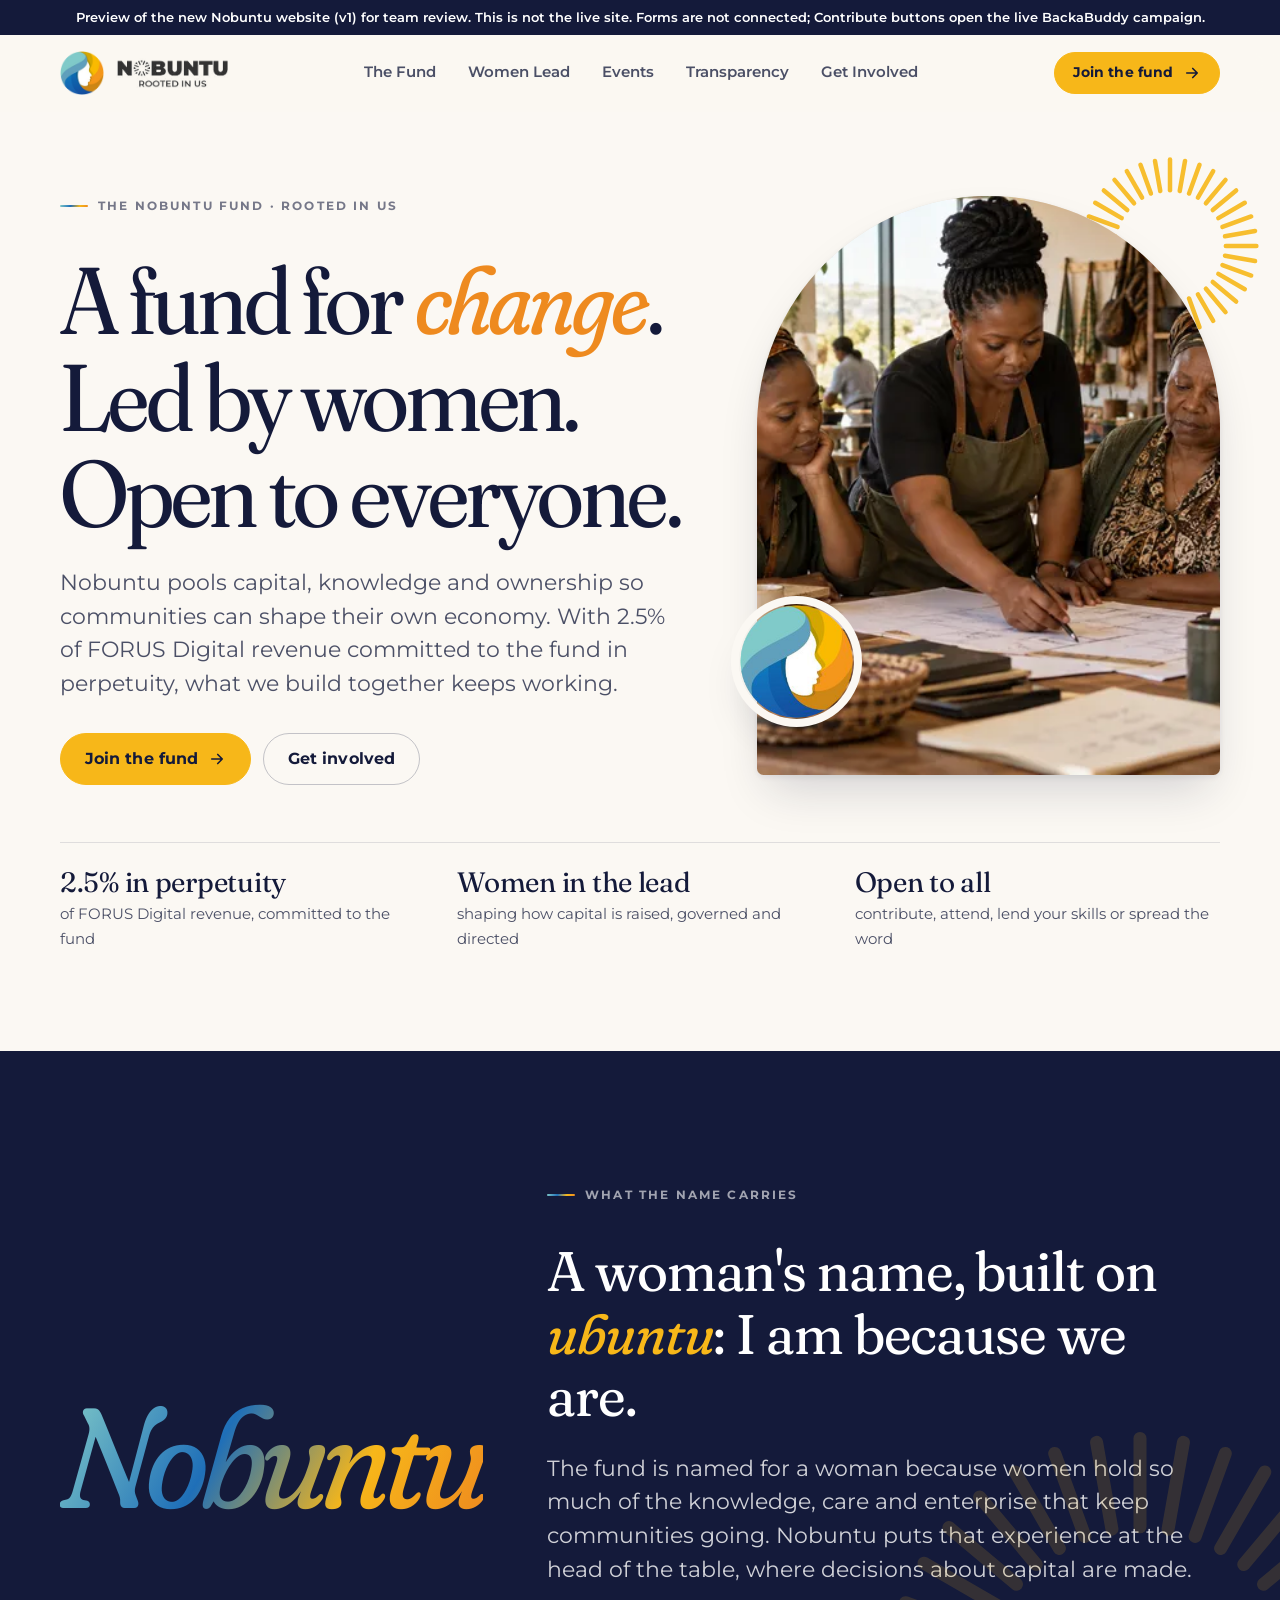
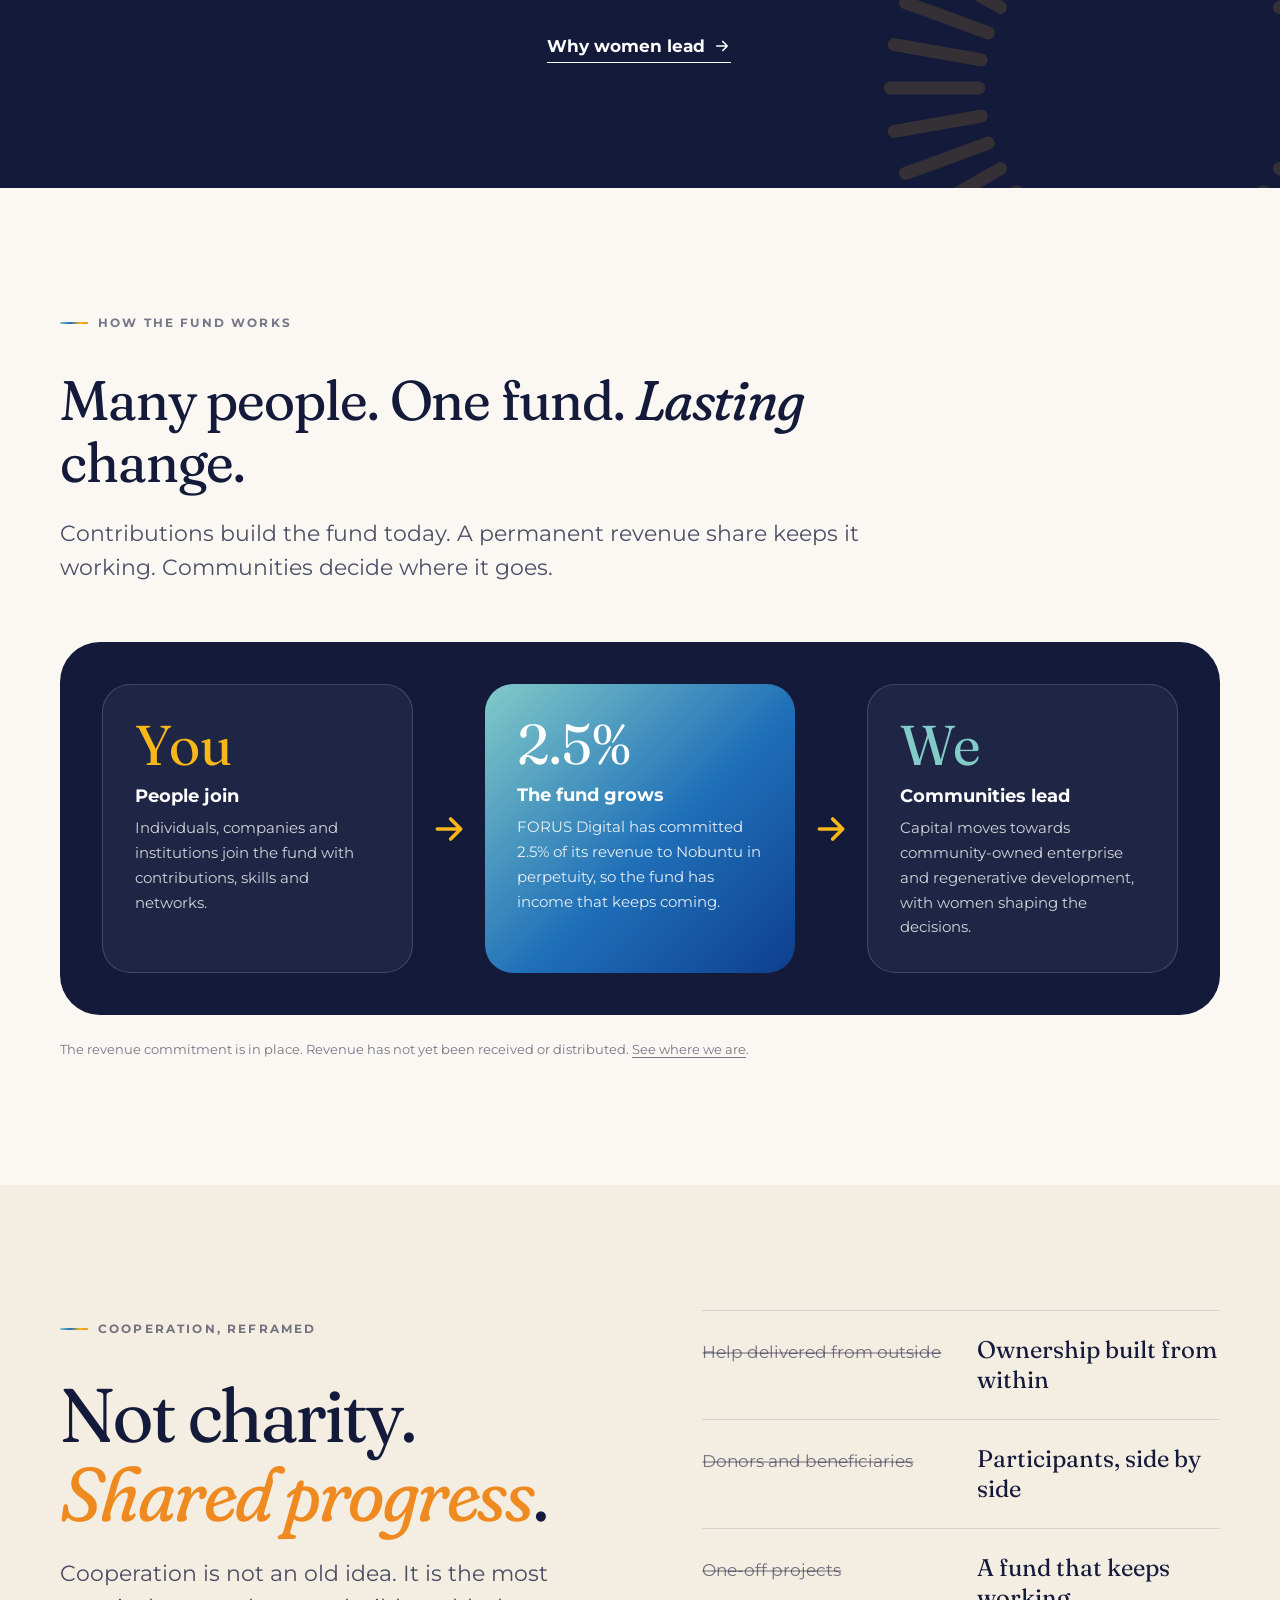
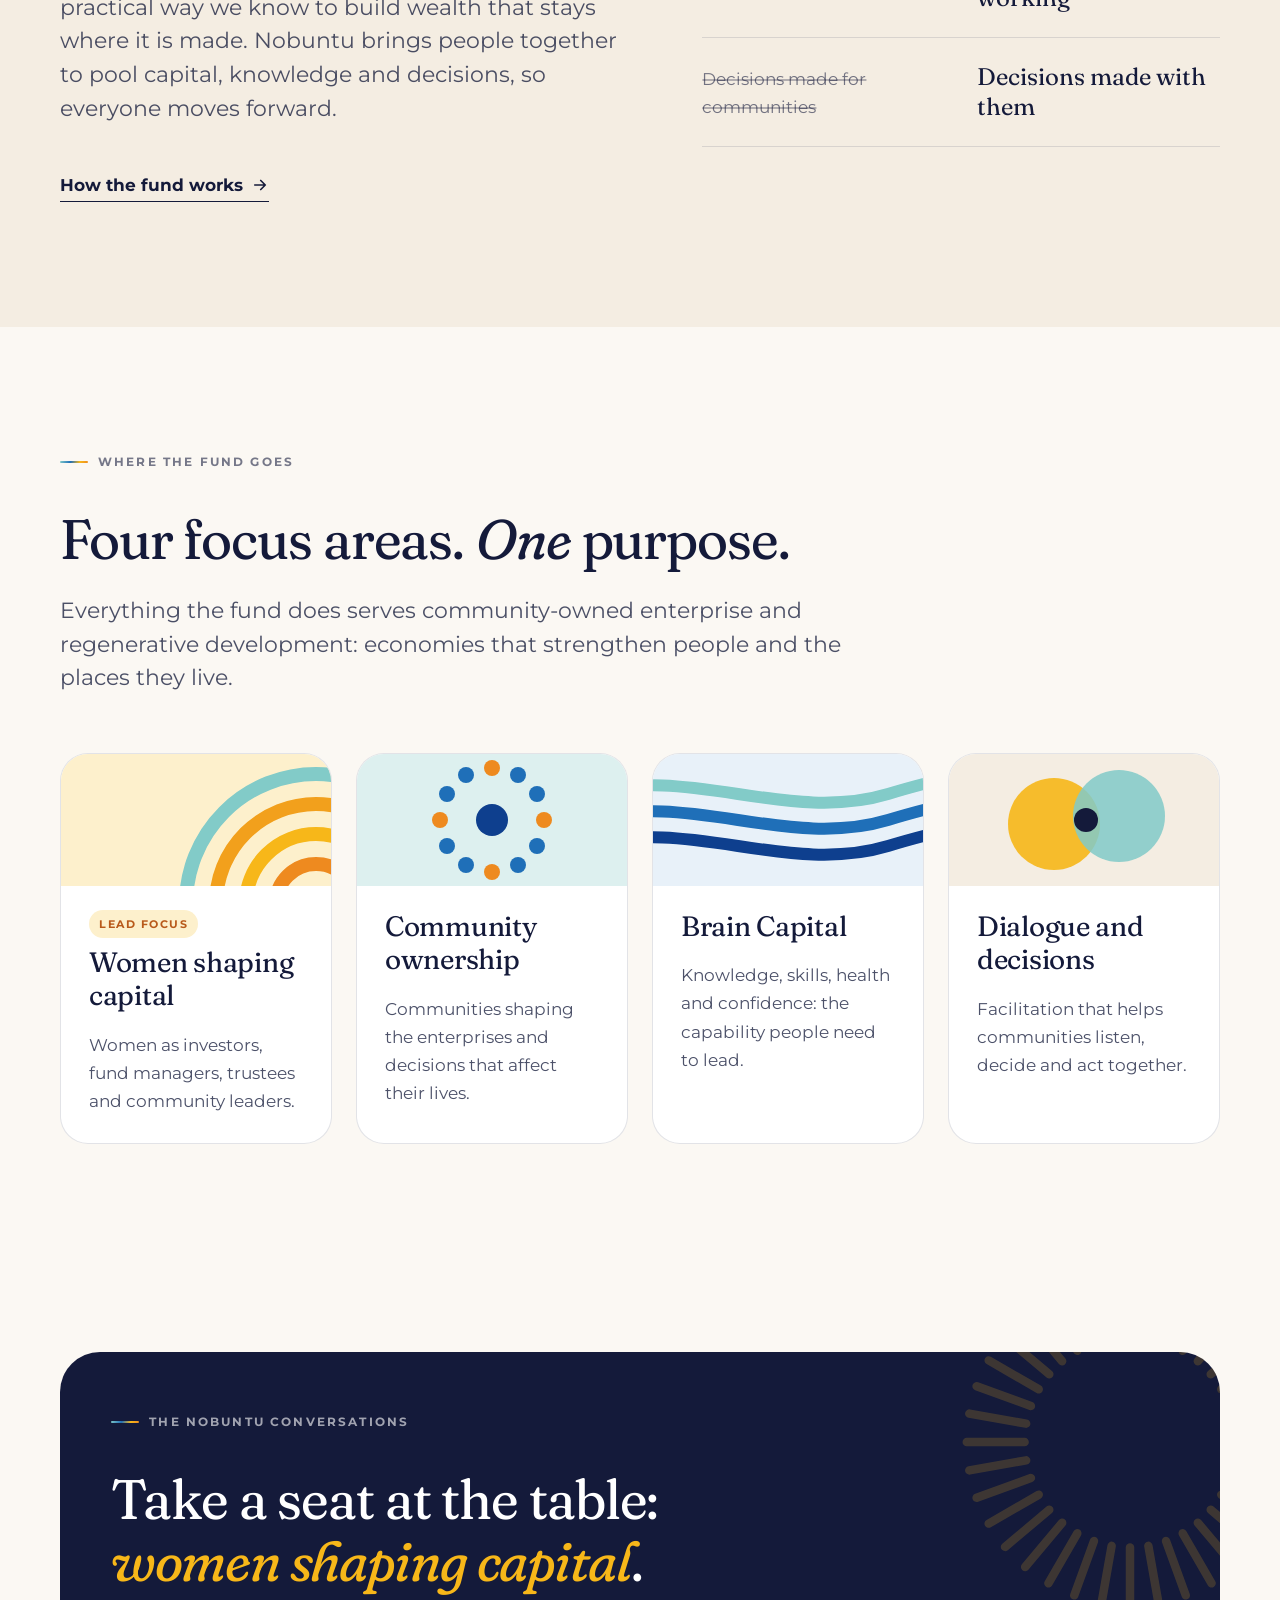
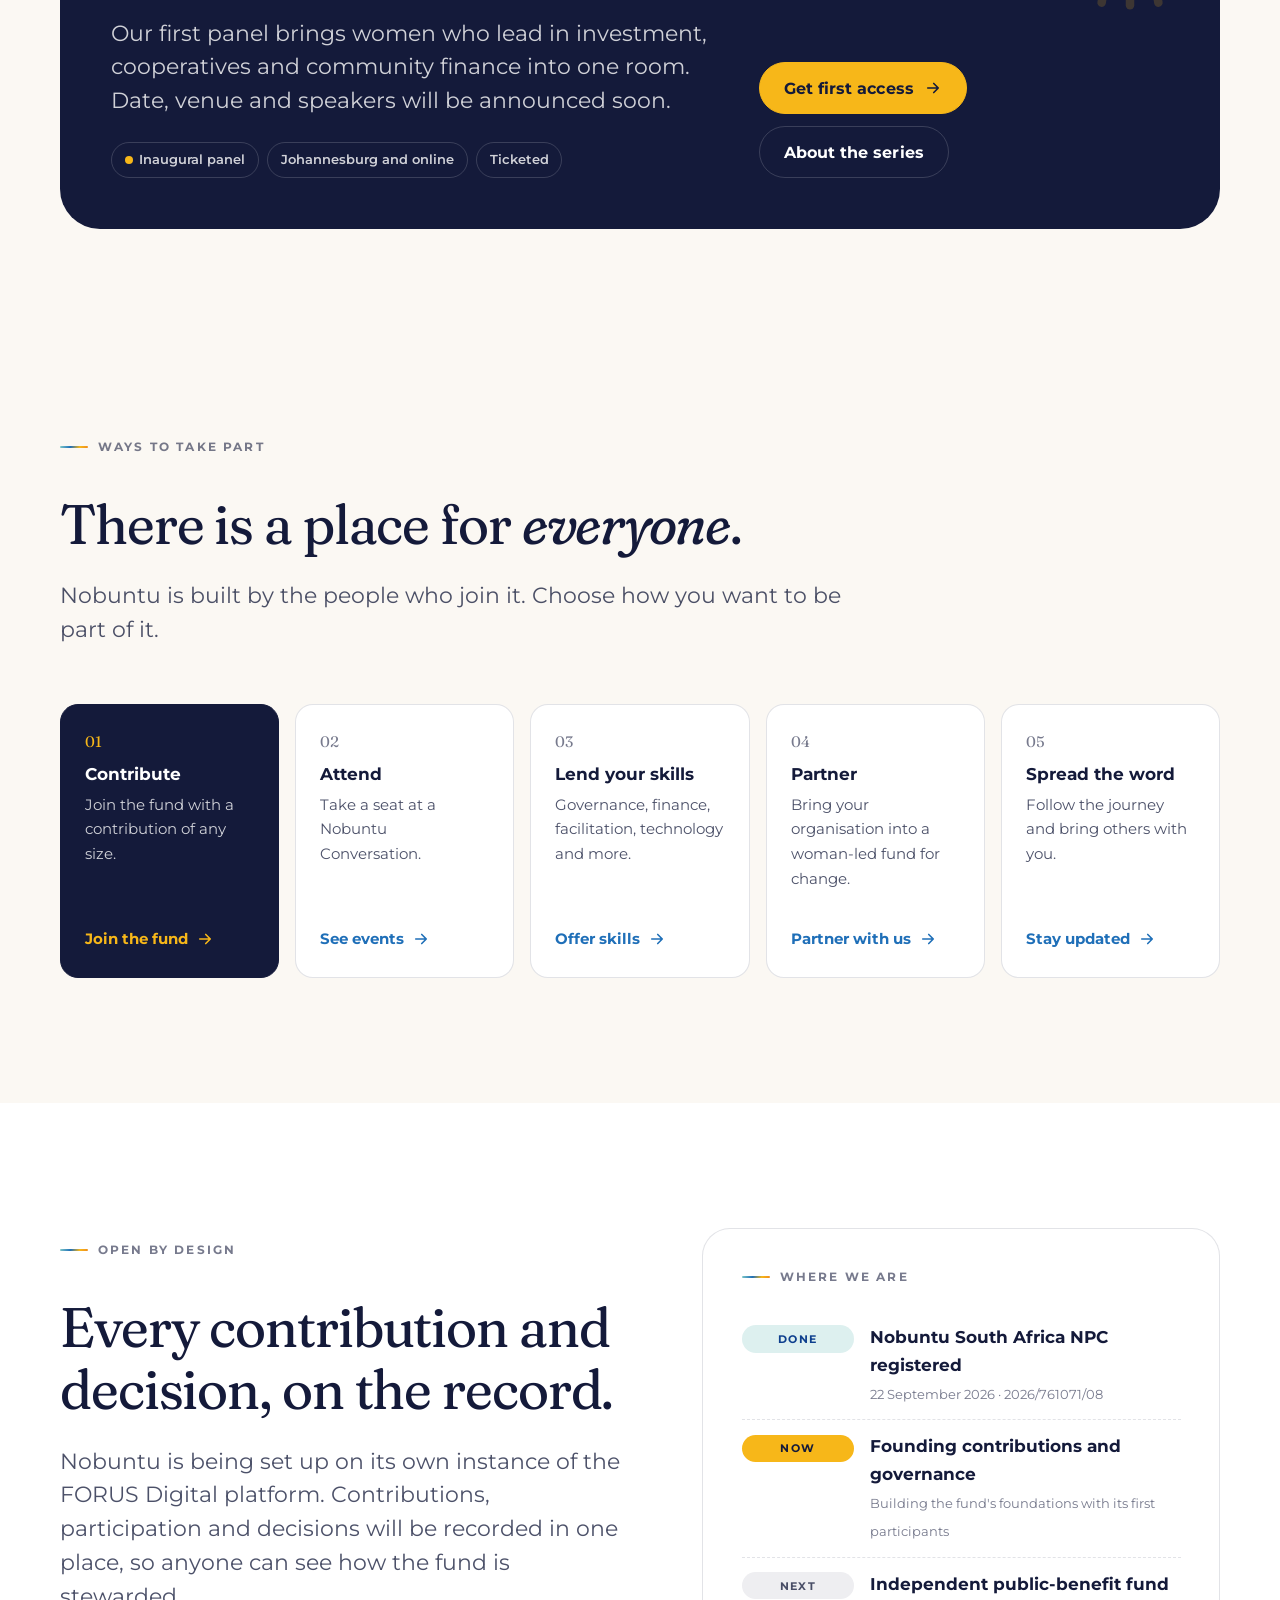
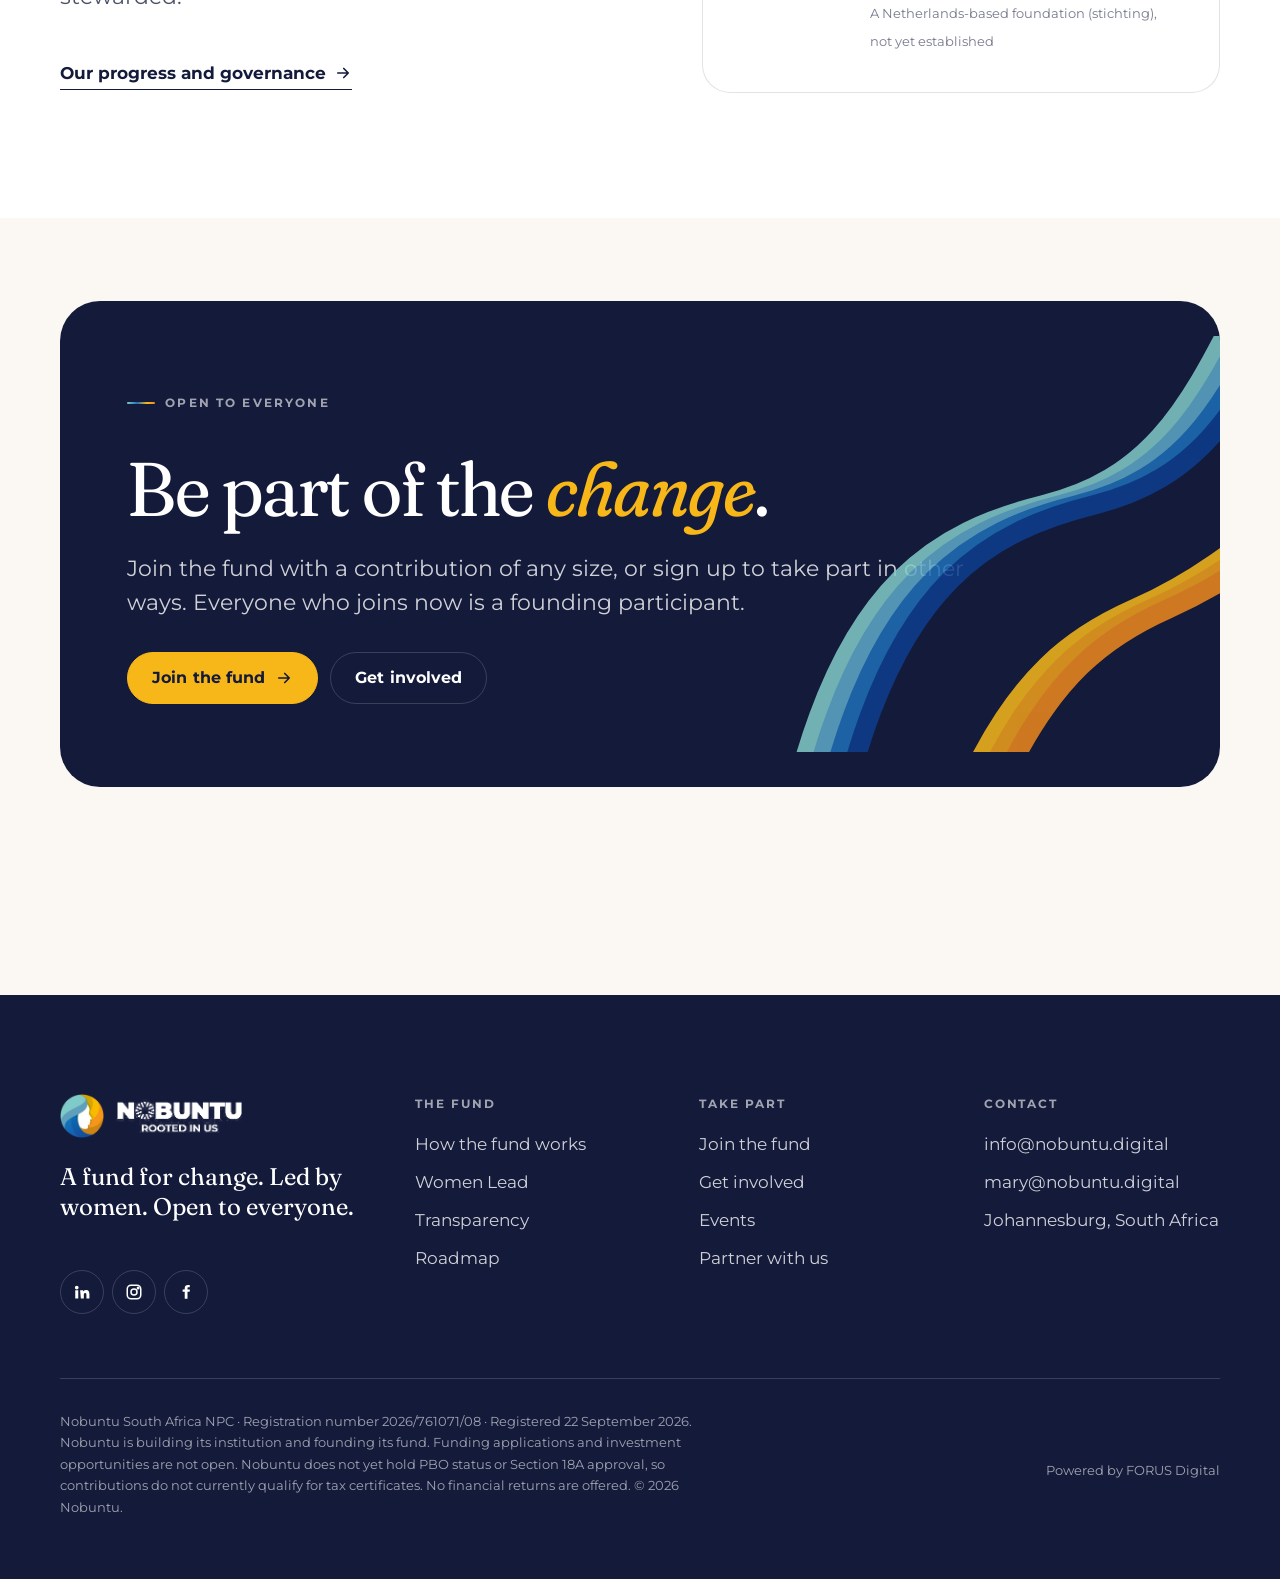
<file: index.html>
<!doctype html>
<html lang="en-ZA" class="no-js">
<head>
<meta charset="utf-8">
<meta name="viewport" content="width=device-width, initial-scale=1">
<title>Nobuntu · A fund for change, led by women, open to everyone</title>
<meta name="robots" content="noindex, nofollow">
<meta name="description" content="Nobuntu is a woman-led fund for economic change. Communities shape capital, knowledge and ownership together, backed by 2.5% of FORUS Digital revenue in perpetuity. Join the fund.">
<meta name="theme-color" content="#141A3A">
<meta property="og:type" content="website">
<meta property="og:site_name" content="Nobuntu">
<meta property="og:title" content="Nobuntu · A fund for change, led by women, open to everyone">
<meta property="og:description" content="Nobuntu is a woman-led fund for economic change. Communities shape capital, knowledge and ownership together, backed by 2.5% of FORUS Digital revenue in perpetuity. Join the fund.">
<meta property="og:url" content="https://nobuntu.digital/">
<meta property="og:image" content="https://nobuntu.digital/assets/img/women-planning-1600.jpg">
<meta name="twitter:card" content="summary_large_image">
<link rel="icon" type="image/png" href="assets/img/nobuntu-mark.png">
<link rel="preconnect" href="https://fonts.googleapis.com">
<link rel="preconnect" href="https://fonts.gstatic.com" crossorigin>
<link href="https://fonts.googleapis.com/css2?family=Fraunces:ital,opsz,wght,SOFT,WONK@0,9..144,300..600,0..100,0..1;1,9..144,300..600,0..100,0..1&family=Montserrat:wght@400;500;600;700;800&display=swap" rel="stylesheet">
<link rel="stylesheet" href="assets/css/nobuntu.css">
<script type="application/ld+json">{"@context":"https://schema.org","@type":"NGO","name":"Nobuntu South Africa NPC","alternateName":"Nobuntu","url":"https://nobuntu.digital/","logo":"https://nobuntu.digital/assets/img/nobuntu-logo.png","email":"info@nobuntu.digital","address":{"@type":"PostalAddress","addressLocality":"Johannesburg","addressCountry":"ZA"},"sameAs":["https://www.facebook.com/profile.php?id=61595171391880","https://www.linkedin.com/company/the-nobuntu-fund","https://www.instagram.com/nobuntu_digital/"]}</script>
</head>

<body class="">
<div role="note" style="background:#141A3A;color:#FFFFFF;font:600 13px/1.45 Montserrat,system-ui,sans-serif;text-align:center;padding:8px 16px">Preview of the new Nobuntu website (v1) for team review. This is not the live site. Forms are not connected; Contribute buttons open the live BackaBuddy campaign.</div>
<a class="skip-link" href="#main">Skip to content</a>
<header class="site-header">
  <div class="container header-inner">
    <a class="brand" href="index.html" aria-label="Nobuntu home">
      <img class="mark" src="assets/img/nobuntu-mark.png" alt="" width="44" height="44">
      <img class="word" src="assets/img/nobuntu-wordmark-dark.png" alt="Nobuntu, rooted in us" width="112" height="30">
    </a>
    <nav class="nav" aria-label="Main">
      <ul>
        <li><a href="fund.html" data-nav="fund">The Fund</a></li>
        <li><a href="women-lead.html" data-nav="women">Women Lead</a></li>
        <li><a href="events.html" data-nav="events">Events</a></li>
        <li><a href="transparency.html" data-nav="transparency">Transparency</a></li>
        <li><a href="get-involved.html" data-nav="involved">Get Involved</a></li>
      </ul>
    </nav>
    <a class="btn btn-sun btn-sm header-cta" href="join-the-fund.html">Join the fund <svg class="arrow" width="18" height="18" viewBox="0 0 24 24" fill="none" stroke="currentColor" stroke-width="2.2" stroke-linecap="round" stroke-linejoin="round" aria-hidden="true" focusable="false"><path d="M5 12h14M13 6l6 6-6 6"/></svg></a>
    <button class="menu-toggle" type="button" aria-expanded="false" aria-controls="mobile-nav"><span class="bars" aria-hidden="true"></span><span class="label">Menu</span></button>
  </div>
</header>
<div class="mobile-nav" id="mobile-nav">
  <nav aria-label="Mobile">
    <ul>
      <li><a class="m-link" href="fund.html" data-nav="fund">The Fund <svg class="arrow" width="18" height="18" viewBox="0 0 24 24" fill="none" stroke="currentColor" stroke-width="2.2" stroke-linecap="round" stroke-linejoin="round" aria-hidden="true" focusable="false"><path d="M5 12h14M13 6l6 6-6 6"/></svg></a></li>
      <li><a class="m-link" href="women-lead.html" data-nav="women">Women Lead <svg class="arrow" width="18" height="18" viewBox="0 0 24 24" fill="none" stroke="currentColor" stroke-width="2.2" stroke-linecap="round" stroke-linejoin="round" aria-hidden="true" focusable="false"><path d="M5 12h14M13 6l6 6-6 6"/></svg></a></li>
      <li><a class="m-link" href="events.html" data-nav="events">Events <svg class="arrow" width="18" height="18" viewBox="0 0 24 24" fill="none" stroke="currentColor" stroke-width="2.2" stroke-linecap="round" stroke-linejoin="round" aria-hidden="true" focusable="false"><path d="M5 12h14M13 6l6 6-6 6"/></svg></a></li>
      <li><a class="m-link" href="transparency.html" data-nav="transparency">Transparency <svg class="arrow" width="18" height="18" viewBox="0 0 24 24" fill="none" stroke="currentColor" stroke-width="2.2" stroke-linecap="round" stroke-linejoin="round" aria-hidden="true" focusable="false"><path d="M5 12h14M13 6l6 6-6 6"/></svg></a></li>
      <li><a class="m-link" href="get-involved.html" data-nav="involved">Get Involved <svg class="arrow" width="18" height="18" viewBox="0 0 24 24" fill="none" stroke="currentColor" stroke-width="2.2" stroke-linecap="round" stroke-linejoin="round" aria-hidden="true" focusable="false"><path d="M5 12h14M13 6l6 6-6 6"/></svg></a></li>
    </ul>
    <div class="btn-row">
      <a class="btn btn-sun" href="join-the-fund.html">Join the fund <svg class="arrow" width="18" height="18" viewBox="0 0 24 24" fill="none" stroke="currentColor" stroke-width="2.2" stroke-linecap="round" stroke-linejoin="round" aria-hidden="true" focusable="false"><path d="M5 12h14M13 6l6 6-6 6"/></svg></a>
      <a class="btn btn-ghost" href="get-involved.html">Get involved</a>
    </div>
  </nav>
</div>

<main id="main">

<section class="hero">
  <div class="container">
    <div class="hero-grid">
      <div>
        <p class="eyebrow reveal">The Nobuntu Fund · Rooted in us</p>
        <h1 class="display mt-3 reveal reveal-delay-1">A fund for <em class="accent-sun">change</em>. Led by women. Open to everyone.</h1>
        <p class="lede reveal reveal-delay-2">Nobuntu pools capital, knowledge and ownership so communities can shape their own economy. With 2.5% of FORUS Digital revenue committed to the fund in perpetuity, what we build together keeps working.</p>
        <div class="btn-row reveal reveal-delay-3">
          <a class="btn btn-sun" href="join-the-fund.html">Join the fund <svg class="arrow" width="18" height="18" viewBox="0 0 24 24" fill="none" stroke="currentColor" stroke-width="2.2" stroke-linecap="round" stroke-linejoin="round" aria-hidden="true" focusable="false"><path d="M5 12h14M13 6l6 6-6 6"/></svg></a>
          <a class="btn btn-ghost" href="get-involved.html">Get involved</a>
        </div>
      </div>
      <div class="arch-wrap reveal reveal-delay-2">
        <svg class="sun-ring" viewBox="0 0 200 200" aria-hidden="true" focusable="false"><g stroke="currentColor" stroke-width="5" stroke-linecap="round"><line x1="162.0" y1="100.0" x2="196.0" y2="100.0"/><line x1="161.1" y1="110.8" x2="194.5" y2="116.7"/><line x1="158.3" y1="121.2" x2="190.2" y2="132.8"/><line x1="153.7" y1="131.0" x2="183.1" y2="148.0"/><line x1="147.5" y1="139.9" x2="173.5" y2="161.7"/><line x1="139.9" y1="147.5" x2="161.7" y2="173.5"/><line x1="131.0" y1="153.7" x2="148.0" y2="183.1"/><line x1="121.2" y1="158.3" x2="132.8" y2="190.2"/><line x1="110.8" y1="161.1" x2="116.7" y2="194.5"/><line x1="100.0" y1="162.0" x2="100.0" y2="196.0"/><line x1="89.2" y1="161.1" x2="83.3" y2="194.5"/><line x1="78.8" y1="158.3" x2="67.2" y2="190.2"/><line x1="69.0" y1="153.7" x2="52.0" y2="183.1"/><line x1="60.1" y1="147.5" x2="38.3" y2="173.5"/><line x1="52.5" y1="139.9" x2="26.5" y2="161.7"/><line x1="46.3" y1="131.0" x2="16.9" y2="148.0"/><line x1="41.7" y1="121.2" x2="9.8" y2="132.8"/><line x1="38.9" y1="110.8" x2="5.5" y2="116.7"/><line x1="38.0" y1="100.0" x2="4.0" y2="100.0"/><line x1="38.9" y1="89.2" x2="5.5" y2="83.3"/><line x1="41.7" y1="78.8" x2="9.8" y2="67.2"/><line x1="46.3" y1="69.0" x2="16.9" y2="52.0"/><line x1="52.5" y1="60.1" x2="26.5" y2="38.3"/><line x1="60.1" y1="52.5" x2="38.3" y2="26.5"/><line x1="69.0" y1="46.3" x2="52.0" y2="16.9"/><line x1="78.8" y1="41.7" x2="67.2" y2="9.8"/><line x1="89.2" y1="38.9" x2="83.3" y2="5.5"/><line x1="100.0" y1="38.0" x2="100.0" y2="4.0"/><line x1="110.8" y1="38.9" x2="116.7" y2="5.5"/><line x1="121.2" y1="41.7" x2="132.8" y2="9.8"/><line x1="131.0" y1="46.3" x2="148.0" y2="16.9"/><line x1="139.9" y1="52.5" x2="161.7" y2="26.5"/><line x1="147.5" y1="60.1" x2="173.5" y2="38.3"/><line x1="153.7" y1="69.0" x2="183.1" y2="52.0"/><line x1="158.3" y1="78.8" x2="190.2" y2="67.2"/><line x1="161.1" y1="89.2" x2="194.5" y2="83.3"/></g></svg>
        <div class="arch">
          <picture>
            <source type="image/webp" srcset="assets/img/women-planning-900.webp 900w, assets/img/women-planning-1600.webp 1600w" sizes="(min-width: 1000px) 520px, 100vw">
            <img src="assets/img/women-planning-900.jpg" alt="Four women plan together around a table covered in drawings and notes" width="900" height="450" style="object-position: 52% 50%">
          </picture>
        </div>
        <img class="mark-badge" src="assets/img/nobuntu-mark.png" alt="" width="116" height="116">
      </div>
    </div>
    <div class="proof-row">
      <div class="proof reveal"><div class="proof-k">2.5% in perpetuity</div><div class="proof-v">of FORUS Digital revenue, committed to the fund</div></div>
      <div class="proof reveal reveal-delay-1"><div class="proof-k">Women in the lead</div><div class="proof-v">shaping how capital is raised, governed and directed</div></div>
      <div class="proof reveal reveal-delay-2"><div class="proof-k">Open to all</div><div class="proof-v">contribute, attend, lend your skills or spread the word</div></div>
    </div>
  </div>
</section>

<section class="section bg-ink on-dark statement" aria-labelledby="name-title">
  <svg class="sun-ring" viewBox="0 0 200 200" aria-hidden="true" focusable="false"><g stroke="currentColor" stroke-width="5" stroke-linecap="round"><line x1="162.0" y1="100.0" x2="196.0" y2="100.0"/><line x1="161.1" y1="110.8" x2="194.5" y2="116.7"/><line x1="158.3" y1="121.2" x2="190.2" y2="132.8"/><line x1="153.7" y1="131.0" x2="183.1" y2="148.0"/><line x1="147.5" y1="139.9" x2="173.5" y2="161.7"/><line x1="139.9" y1="147.5" x2="161.7" y2="173.5"/><line x1="131.0" y1="153.7" x2="148.0" y2="183.1"/><line x1="121.2" y1="158.3" x2="132.8" y2="190.2"/><line x1="110.8" y1="161.1" x2="116.7" y2="194.5"/><line x1="100.0" y1="162.0" x2="100.0" y2="196.0"/><line x1="89.2" y1="161.1" x2="83.3" y2="194.5"/><line x1="78.8" y1="158.3" x2="67.2" y2="190.2"/><line x1="69.0" y1="153.7" x2="52.0" y2="183.1"/><line x1="60.1" y1="147.5" x2="38.3" y2="173.5"/><line x1="52.5" y1="139.9" x2="26.5" y2="161.7"/><line x1="46.3" y1="131.0" x2="16.9" y2="148.0"/><line x1="41.7" y1="121.2" x2="9.8" y2="132.8"/><line x1="38.9" y1="110.8" x2="5.5" y2="116.7"/><line x1="38.0" y1="100.0" x2="4.0" y2="100.0"/><line x1="38.9" y1="89.2" x2="5.5" y2="83.3"/><line x1="41.7" y1="78.8" x2="9.8" y2="67.2"/><line x1="46.3" y1="69.0" x2="16.9" y2="52.0"/><line x1="52.5" y1="60.1" x2="26.5" y2="38.3"/><line x1="60.1" y1="52.5" x2="38.3" y2="26.5"/><line x1="69.0" y1="46.3" x2="52.0" y2="16.9"/><line x1="78.8" y1="41.7" x2="67.2" y2="9.8"/><line x1="89.2" y1="38.9" x2="83.3" y2="5.5"/><line x1="100.0" y1="38.0" x2="100.0" y2="4.0"/><line x1="110.8" y1="38.9" x2="116.7" y2="5.5"/><line x1="121.2" y1="41.7" x2="132.8" y2="9.8"/><line x1="131.0" y1="46.3" x2="148.0" y2="16.9"/><line x1="139.9" y1="52.5" x2="161.7" y2="26.5"/><line x1="147.5" y1="60.1" x2="173.5" y2="38.3"/><line x1="153.7" y1="69.0" x2="183.1" y2="52.0"/><line x1="158.3" y1="78.8" x2="190.2" y2="67.2"/><line x1="161.1" y1="89.2" x2="194.5" y2="83.3"/></g></svg>
  <div class="container">
    <div class="name-split">
      <p class="name-word reveal" aria-hidden="true">Nobuntu</p>
      <div class="stack reveal reveal-delay-1">
        <p class="eyebrow">What the name carries</p>
        <h2 class="h2" id="name-title">A woman's name, built on <em class="accent-sun">ubuntu</em>: I am because we are.</h2>
        <p class="lede">The fund is named for a woman because women hold so much of the knowledge, care and enterprise that keep communities going. Nobuntu puts that experience at the head of the table, where decisions about capital are made.</p>
        <a class="link-arrow" href="women-lead.html">Why women lead <svg class="arrow" width="18" height="18" viewBox="0 0 24 24" fill="none" stroke="currentColor" stroke-width="2.2" stroke-linecap="round" stroke-linejoin="round" aria-hidden="true" focusable="false"><path d="M5 12h14M13 6l6 6-6 6"/></svg></a>
      </div>
    </div>
  </div>
</section>

<section class="section" aria-labelledby="how-title">
  <div class="container">
    <div class="section-head">
      <p class="eyebrow">How the fund works</p>
      <h2 class="h2" id="how-title">Many people. One fund. <em>Lasting</em> change.</h2>
      <p class="lede">Contributions build the fund today. A permanent revenue share keeps it working. Communities decide where it goes.</p>
    </div>
    <div class="bg-ink on-dark" style="border-radius: var(--r-xl); padding: clamp(1.25rem, 1rem + 2vw, 3rem);">
      <div class="flow">
        <div class="flow-node reveal">
          <div class="flow-k accent-sun">You</div>
          <h3 class="h4">People join</h3>
          <p>Individuals, companies and institutions join the fund with contributions, skills and networks.</p>
        </div>
        <div class="flow-arrow" aria-hidden="true"><svg class="arrow" width="18" height="18" viewBox="0 0 24 24" fill="none" stroke="currentColor" stroke-width="2.2" stroke-linecap="round" stroke-linejoin="round" aria-hidden="true" focusable="false"><path d="M5 12h14M13 6l6 6-6 6"/></svg></div>
        <div class="flow-node is-key reveal reveal-delay-1">
          <div class="flow-k">2.5%</div>
          <h3 class="h4">The fund grows</h3>
          <p>FORUS Digital has committed 2.5% of its revenue to Nobuntu in perpetuity, so the fund has income that keeps coming.</p>
        </div>
        <div class="flow-arrow" aria-hidden="true"><svg class="arrow" width="18" height="18" viewBox="0 0 24 24" fill="none" stroke="currentColor" stroke-width="2.2" stroke-linecap="round" stroke-linejoin="round" aria-hidden="true" focusable="false"><path d="M5 12h14M13 6l6 6-6 6"/></svg></div>
        <div class="flow-node reveal reveal-delay-2">
          <div class="flow-k accent-sea">We</div>
          <h3 class="h4">Communities lead</h3>
          <p>Capital moves towards community-owned enterprise and regenerative development, with women shaping the decisions.</p>
        </div>
      </div>
    </div>
    <p class="micro mt-3">The revenue commitment is in place. Revenue has not yet been received or distributed. <a href="transparency.html">See where we are</a>.</p>
  </div>
</section>

<section class="section bg-sand" aria-labelledby="coop-title">
  <div class="container">
    <div class="split top">
      <div class="stack reveal">
        <p class="eyebrow">Cooperation, reframed</p>
        <h2 class="h1" id="coop-title">Not charity. <em class="accent-sun">Shared progress</em>.</h2>
        <p class="lede">Cooperation is not an old idea. It is the most practical way we know to build wealth that stays where it is made. Nobuntu brings people together to pool capital, knowledge and decisions, so everyone moves forward.</p>
        <a class="link-arrow" href="fund.html">How the fund works <svg class="arrow" width="18" height="18" viewBox="0 0 24 24" fill="none" stroke="currentColor" stroke-width="2.2" stroke-linecap="round" stroke-linejoin="round" aria-hidden="true" focusable="false"><path d="M5 12h14M13 6l6 6-6 6"/></svg></a>
      </div>
      <div class="contrast reveal reveal-delay-1">
        <div class="contrast-row"><span class="from">Help delivered from outside</span><span class="to">Ownership built from within</span></div>
        <div class="contrast-row"><span class="from">Donors and beneficiaries</span><span class="to">Participants, side by side</span></div>
        <div class="contrast-row"><span class="from">One-off projects</span><span class="to">A fund that keeps working</span></div>
        <div class="contrast-row"><span class="from">Decisions made for communities</span><span class="to">Decisions made with them</span></div>
      </div>
    </div>
  </div>
</section>

<section class="section" aria-labelledby="focus-title">
  <div class="container">
    <div class="section-head">
      <p class="eyebrow">Where the fund goes</p>
      <h2 class="h2" id="focus-title">Four focus areas. <em>One</em> purpose.</h2>
      <p class="lede">Everything the fund does serves community-owned enterprise and regenerative development: economies that strengthen people and the places they live.</p>
    </div>
    <div class="grid grid-4">
      <a class="card focus-card reveal" href="women-lead.html">
        <div class="focus-top"><svg viewBox="0 0 400 132" preserveAspectRatio="xMidYMid slice" aria-hidden="true" focusable="false"><rect width="400" height="132" fill="#FDF0CC"/><circle cx="320" cy="150" r="40" fill="none" stroke="#EE8A1F" stroke-width="14"/><circle cx="320" cy="150" r="70" fill="none" stroke="#F7B719" stroke-width="14"/><circle cx="320" cy="150" r="100" fill="none" stroke="#F2A01C" stroke-width="14"/><circle cx="320" cy="150" r="130" fill="none" stroke="#82CBC8" stroke-width="14"/></svg></div>
        <div class="focus-body"><span class="tag">Lead focus</span><h3 class="h3">Women shaping capital</h3><p>Women as investors, fund managers, trustees and community leaders.</p></div>
      </a>
      <a class="card focus-card reveal reveal-delay-1" href="women-lead.html#ownership">
        <div class="focus-top"><svg viewBox="0 0 400 132" preserveAspectRatio="xMidYMid slice" aria-hidden="true" focusable="false"><rect width="400" height="132" fill="#DDF0EF"/><circle cx="252.0" cy="66.0" r="8" fill="#EE8A1F"/><circle cx="245.0" cy="92.0" r="8" fill="#1F6FB8"/><circle cx="226.0" cy="111.0" r="8" fill="#1F6FB8"/><circle cx="200.0" cy="118.0" r="8" fill="#EE8A1F"/><circle cx="174.0" cy="111.0" r="8" fill="#1F6FB8"/><circle cx="155.0" cy="92.0" r="8" fill="#1F6FB8"/><circle cx="148.0" cy="66.0" r="8" fill="#EE8A1F"/><circle cx="155.0" cy="40.0" r="8" fill="#1F6FB8"/><circle cx="174.0" cy="21.0" r="8" fill="#1F6FB8"/><circle cx="200.0" cy="14.0" r="8" fill="#EE8A1F"/><circle cx="226.0" cy="21.0" r="8" fill="#1F6FB8"/><circle cx="245.0" cy="40.0" r="8" fill="#1F6FB8"/><circle cx="200" cy="66" r="16" fill="#0E3F8E"/></svg></div>
        <div class="focus-body"><h3 class="h3">Community ownership</h3><p>Communities shaping the enterprises and decisions that affect their lives.</p></div>
      </a>
      <a class="card focus-card reveal reveal-delay-2" href="women-lead.html#brain-capital">
        <div class="focus-top"><svg viewBox="0 0 400 132" preserveAspectRatio="xMidYMid slice" aria-hidden="true" focusable="false"><rect width="400" height="132" fill="#E8F1F9"/><path d="M0 40 C 100 10, 200 70, 300 40 S 400 20, 420 40" fill="none" stroke="#82CBC8" stroke-width="12" stroke-linecap="round"/><path d="M0 66 C 100 36, 200 96, 300 66 S 400 46, 420 66" fill="none" stroke="#1F6FB8" stroke-width="12" stroke-linecap="round"/><path d="M0 92 C 100 62, 200 122, 300 92 S 400 72, 420 92" fill="none" stroke="#0E3F8E" stroke-width="12" stroke-linecap="round"/></svg></div>
        <div class="focus-body"><h3 class="h3">Brain Capital</h3><p>Knowledge, skills, health and confidence: the capability people need to lead.</p></div>
      </a>
      <a class="card focus-card reveal reveal-delay-3" href="women-lead.html#dialogue">
        <div class="focus-top"><svg viewBox="0 0 400 132" preserveAspectRatio="xMidYMid slice" aria-hidden="true" focusable="false"><rect width="400" height="132" fill="#F4EDE2"/><circle cx="170" cy="70" r="46" fill="#F7B719" opacity=".9"/><circle cx="235" cy="62" r="46" fill="#82CBC8" opacity=".85"/><circle cx="202" cy="66" r="12" fill="#141A3A"/></svg></div>
        <div class="focus-body"><h3 class="h3">Dialogue and decisions</h3><p>Facilitation that helps communities listen, decide and act together.</p></div>
      </a>
    </div>
  </div>
</section>

<section class="section-tight" aria-labelledby="event-title">
  <div class="container">
    <div class="event-card on-dark reveal">
      <svg class="sun-ring" viewBox="0 0 200 200" aria-hidden="true" focusable="false"><g stroke="currentColor" stroke-width="5" stroke-linecap="round"><line x1="162.0" y1="100.0" x2="196.0" y2="100.0"/><line x1="161.1" y1="110.8" x2="194.5" y2="116.7"/><line x1="158.3" y1="121.2" x2="190.2" y2="132.8"/><line x1="153.7" y1="131.0" x2="183.1" y2="148.0"/><line x1="147.5" y1="139.9" x2="173.5" y2="161.7"/><line x1="139.9" y1="147.5" x2="161.7" y2="173.5"/><line x1="131.0" y1="153.7" x2="148.0" y2="183.1"/><line x1="121.2" y1="158.3" x2="132.8" y2="190.2"/><line x1="110.8" y1="161.1" x2="116.7" y2="194.5"/><line x1="100.0" y1="162.0" x2="100.0" y2="196.0"/><line x1="89.2" y1="161.1" x2="83.3" y2="194.5"/><line x1="78.8" y1="158.3" x2="67.2" y2="190.2"/><line x1="69.0" y1="153.7" x2="52.0" y2="183.1"/><line x1="60.1" y1="147.5" x2="38.3" y2="173.5"/><line x1="52.5" y1="139.9" x2="26.5" y2="161.7"/><line x1="46.3" y1="131.0" x2="16.9" y2="148.0"/><line x1="41.7" y1="121.2" x2="9.8" y2="132.8"/><line x1="38.9" y1="110.8" x2="5.5" y2="116.7"/><line x1="38.0" y1="100.0" x2="4.0" y2="100.0"/><line x1="38.9" y1="89.2" x2="5.5" y2="83.3"/><line x1="41.7" y1="78.8" x2="9.8" y2="67.2"/><line x1="46.3" y1="69.0" x2="16.9" y2="52.0"/><line x1="52.5" y1="60.1" x2="26.5" y2="38.3"/><line x1="60.1" y1="52.5" x2="38.3" y2="26.5"/><line x1="69.0" y1="46.3" x2="52.0" y2="16.9"/><line x1="78.8" y1="41.7" x2="67.2" y2="9.8"/><line x1="89.2" y1="38.9" x2="83.3" y2="5.5"/><line x1="100.0" y1="38.0" x2="100.0" y2="4.0"/><line x1="110.8" y1="38.9" x2="116.7" y2="5.5"/><line x1="121.2" y1="41.7" x2="132.8" y2="9.8"/><line x1="131.0" y1="46.3" x2="148.0" y2="16.9"/><line x1="139.9" y1="52.5" x2="161.7" y2="26.5"/><line x1="147.5" y1="60.1" x2="173.5" y2="38.3"/><line x1="153.7" y1="69.0" x2="183.1" y2="52.0"/><line x1="158.3" y1="78.8" x2="190.2" y2="67.2"/><line x1="161.1" y1="89.2" x2="194.5" y2="83.3"/></g></svg>
      <div>
        <p class="eyebrow">The Nobuntu Conversations</p>
        <h2 class="h2 mt-3" id="event-title">Take a seat at the table: <em class="accent-sun">women shaping capital</em>.</h2>
        <p class="lede mt-3">Our first panel brings women who lead in investment, cooperatives and community finance into one room. Date, venue and speakers will be announced soon.</p>
        <div class="event-meta">
          <span class="pill"><span class="dot"></span>Inaugural panel</span>
          <span class="pill">Johannesburg and online</span>
          <span class="pill">Ticketed</span>
        </div>
      </div>
      <div class="btn-row" style="justify-content: flex-start">
        <a class="btn btn-sun" href="get-involved.html?interest=events">Get first access <svg class="arrow" width="18" height="18" viewBox="0 0 24 24" fill="none" stroke="currentColor" stroke-width="2.2" stroke-linecap="round" stroke-linejoin="round" aria-hidden="true" focusable="false"><path d="M5 12h14M13 6l6 6-6 6"/></svg></a>
        <a class="btn btn-ghost" href="events.html">About the series</a>
      </div>
    </div>
  </div>
</section>

<section class="section" aria-labelledby="ways-title">
  <div class="container">
    <div class="section-head">
      <p class="eyebrow">Ways to take part</p>
      <h2 class="h2" id="ways-title">There is a place for <em>everyone</em>.</h2>
      <p class="lede">Nobuntu is built by the people who join it. Choose how you want to be part of it.</p>
    </div>
    <div class="ways">
      <a class="way featured reveal" href="join-the-fund.html"><span class="way-n">01</span><h3 class="h4">Contribute</h3><p>Join the fund with a contribution of any size.</p><span class="link-arrow">Join the fund <svg class="arrow" width="18" height="18" viewBox="0 0 24 24" fill="none" stroke="currentColor" stroke-width="2.2" stroke-linecap="round" stroke-linejoin="round" aria-hidden="true" focusable="false"><path d="M5 12h14M13 6l6 6-6 6"/></svg></span></a>
      <a class="way reveal reveal-delay-1" href="events.html"><span class="way-n">02</span><h3 class="h4">Attend</h3><p>Take a seat at a Nobuntu Conversation.</p><span class="link-arrow">See events <svg class="arrow" width="18" height="18" viewBox="0 0 24 24" fill="none" stroke="currentColor" stroke-width="2.2" stroke-linecap="round" stroke-linejoin="round" aria-hidden="true" focusable="false"><path d="M5 12h14M13 6l6 6-6 6"/></svg></span></a>
      <a class="way reveal reveal-delay-2" href="get-involved.html?interest=skills"><span class="way-n">03</span><h3 class="h4">Lend your skills</h3><p>Governance, finance, facilitation, technology and more.</p><span class="link-arrow">Offer skills <svg class="arrow" width="18" height="18" viewBox="0 0 24 24" fill="none" stroke="currentColor" stroke-width="2.2" stroke-linecap="round" stroke-linejoin="round" aria-hidden="true" focusable="false"><path d="M5 12h14M13 6l6 6-6 6"/></svg></span></a>
      <a class="way reveal reveal-delay-3" href="join-the-fund.html#partners"><span class="way-n">04</span><h3 class="h4">Partner</h3><p>Bring your organisation into a woman-led fund for change.</p><span class="link-arrow">Partner with us <svg class="arrow" width="18" height="18" viewBox="0 0 24 24" fill="none" stroke="currentColor" stroke-width="2.2" stroke-linecap="round" stroke-linejoin="round" aria-hidden="true" focusable="false"><path d="M5 12h14M13 6l6 6-6 6"/></svg></span></a>
      <a class="way reveal reveal-delay-3" href="get-involved.html?interest=follow"><span class="way-n">05</span><h3 class="h4">Spread the word</h3><p>Follow the journey and bring others with you.</p><span class="link-arrow">Stay updated <svg class="arrow" width="18" height="18" viewBox="0 0 24 24" fill="none" stroke="currentColor" stroke-width="2.2" stroke-linecap="round" stroke-linejoin="round" aria-hidden="true" focusable="false"><path d="M5 12h14M13 6l6 6-6 6"/></svg></span></a>
    </div>
  </div>
</section>

<section class="section bg-white" aria-labelledby="open-title">
  <div class="container">
    <div class="split">
      <div class="stack reveal">
        <p class="eyebrow">Open by design</p>
        <h2 class="h2" id="open-title">Every contribution and decision, on the record.</h2>
        <p class="lede">Nobuntu is being set up on its own instance of the FORUS Digital platform. Contributions, participation and decisions will be recorded in one place, so anyone can see how the fund is stewarded.</p>
        <a class="link-arrow" href="transparency.html">Our progress and governance <svg class="arrow" width="18" height="18" viewBox="0 0 24 24" fill="none" stroke="currentColor" stroke-width="2.2" stroke-linecap="round" stroke-linejoin="round" aria-hidden="true" focusable="false"><path d="M5 12h14M13 6l6 6-6 6"/></svg></a>
      </div>
      <div class="status-panel reveal reveal-delay-1">
        <p class="eyebrow">Where we are</p>
        <ul class="status-list">
          <li><span class="badge done">Done</span><span><strong>Nobuntu South Africa NPC registered</strong><br><span class="micro">22 September 2026 · 2026/761071/08</span></span></li>
          <li><span class="badge now">Now</span><span><strong>Founding contributions and governance</strong><br><span class="micro">Building the fund's foundations with its first participants</span></span></li>
          <li><span class="badge next">Next</span><span><strong>Independent public-benefit fund</strong><br><span class="micro">A Netherlands-based foundation (stichting), not yet established</span></span></li>
        </ul>
      </div>
    </div>
  </div>
</section>

<section class="section-tight" aria-labelledby="cta-title">
  <div class="container">
    <div class="cta-band on-dark reveal">
      <div class="cta-art"><svg class="ribbon" viewBox="0 0 800 640" aria-hidden="true" focusable="false"><g opacity=".9"><path d="M40 700 C 120 380, 260 300, 420 260 S 640 120, 720 -40" fill="none" stroke="#82CBC8" stroke-width="30" stroke-linecap="round"/><path d="M66 700 C 146 380, 286 300, 446 260 S 666 120, 746 -40" fill="none" stroke="#5FA9C9" stroke-width="30" stroke-linecap="round"/><path d="M92 700 C 172 380, 312 300, 472 260 S 692 120, 772 -40" fill="none" stroke="#1F6FB8" stroke-width="30" stroke-linecap="round"/><path d="M118 700 C 198 380, 338 300, 498 260 S 718 120, 798 -40" fill="none" stroke="#0E3F8E" stroke-width="30" stroke-linecap="round"/><path d="M300 700 C 380 520, 470 460, 560 420 S 720 330, 820 240" fill="none" stroke="#F7B719" stroke-width="30" stroke-linecap="round"/><path d="M326 700 C 406 520, 496 460, 586 420 S 746 330, 846 240" fill="none" stroke="#F2A01C" stroke-width="30" stroke-linecap="round"/><path d="M352 700 C 432 520, 522 460, 612 420 S 772 330, 872 240" fill="none" stroke="#EE8A1F" stroke-width="30" stroke-linecap="round"/></g></svg></div>
      <p class="eyebrow">Open to everyone</p>
      <h2 class="h1 mt-3" id="cta-title">Be part of the <em class="accent-sun">change</em>.</h2>
      <p class="lede">Join the fund with a contribution of any size, or sign up to take part in other ways. Everyone who joins now is a founding participant.</p>
      <div class="btn-row">
        <a class="btn btn-sun" href="join-the-fund.html">Join the fund <svg class="arrow" width="18" height="18" viewBox="0 0 24 24" fill="none" stroke="currentColor" stroke-width="2.2" stroke-linecap="round" stroke-linejoin="round" aria-hidden="true" focusable="false"><path d="M5 12h14M13 6l6 6-6 6"/></svg></a>
        <a class="btn btn-ghost" href="get-involved.html">Get involved</a>
      </div>
    </div>
  </div>
</section>


</main>
<footer class="site-footer on-dark">
  <div class="container">
    <div class="footer-top">
      <div class="footer-brand">
        <a class="brand" href="index.html" aria-label="Nobuntu home">
          <img class="mark" src="assets/img/nobuntu-mark.png" alt="" width="44" height="44">
          <img class="word" src="assets/img/nobuntu-wordmark-white.png" alt="Nobuntu, rooted in us" width="127" height="34">
        </a>
        <p class="footer-line">A fund for change. Led by women. Open to everyone.</p>
        <div class="socials">
          <a href="https://www.linkedin.com/company/the-nobuntu-fund" aria-label="Nobuntu on LinkedIn" rel="noopener"><svg viewBox="0 0 24 24" fill="currentColor" aria-hidden="true"><path d="M4.98 3.5a2.5 2.5 0 1 1 0 5 2.5 2.5 0 0 1 0-5zM3 9.75h4v11H3zM9.5 9.75h3.8v1.5h.05c.53-1 1.83-2.05 3.77-2.05 4.03 0 4.78 2.65 4.78 6.1v5.45h-4v-4.83c0-1.15-.02-2.63-1.6-2.63-1.6 0-1.85 1.25-1.85 2.55v4.91h-4z"/></svg></a>
          <a href="https://www.instagram.com/nobuntu_digital/" aria-label="Nobuntu on Instagram" rel="noopener"><svg viewBox="0 0 24 24" fill="none" stroke="currentColor" stroke-width="2" aria-hidden="true"><rect x="3" y="3" width="18" height="18" rx="5"/><circle cx="12" cy="12" r="4"/><circle cx="17.5" cy="6.5" r="1" fill="currentColor"/></svg></a>
          <a href="https://www.facebook.com/profile.php?id=61595171391880" aria-label="Nobuntu on Facebook" rel="noopener"><svg viewBox="0 0 24 24" fill="currentColor" aria-hidden="true"><path d="M14 8.5V6.8c0-.8.2-1.3 1.4-1.3H17V2.6c-.3 0-1.3-.1-2.5-.1-2.5 0-4.2 1.5-4.2 4.3v1.7H7.5v3.2h2.8V21h3.7v-9.3h2.8l.4-3.2z"/></svg></a>
        </div>
      </div>
      <div class="footer-col">
        <h3>The fund</h3>
        <ul>
          <li><a href="fund.html">How the fund works</a></li>
          <li><a href="women-lead.html">Women Lead</a></li>
          <li><a href="transparency.html">Transparency</a></li>
          <li><a href="transparency.html#roadmap">Roadmap</a></li>
        </ul>
      </div>
      <div class="footer-col">
        <h3>Take part</h3>
        <ul>
          <li><a href="join-the-fund.html">Join the fund</a></li>
          <li><a href="get-involved.html">Get involved</a></li>
          <li><a href="events.html">Events</a></li>
          <li><a href="join-the-fund.html#partners">Partner with us</a></li>
        </ul>
      </div>
      <div class="footer-col">
        <h3>Contact</h3>
        <ul>
          <li><a href="mailto:info@nobuntu.digital">info@nobuntu.digital</a></li>
          <li><a href="mailto:mary@nobuntu.digital">mary@nobuntu.digital</a></li>
          <li>Johannesburg, South Africa</li>
        </ul>
      </div>
    </div>
    <div class="footer-legal">
      <p>Nobuntu South Africa NPC · Registration number 2026/761071/08 · Registered 22 September 2026. Nobuntu is building its institution and founding its fund. Funding applications and investment opportunities are not open. Nobuntu does not yet hold PBO status or Section 18A approval, so contributions do not currently qualify for tax certificates. No financial returns are offered. © <span data-year>2026</span> Nobuntu.</p>
      <p class="powered">Powered by FORUS Digital</p>
    </div>
  </div>
</footer>
<script src="assets/js/site.js" defer></script>

</body>
</html>
</file>
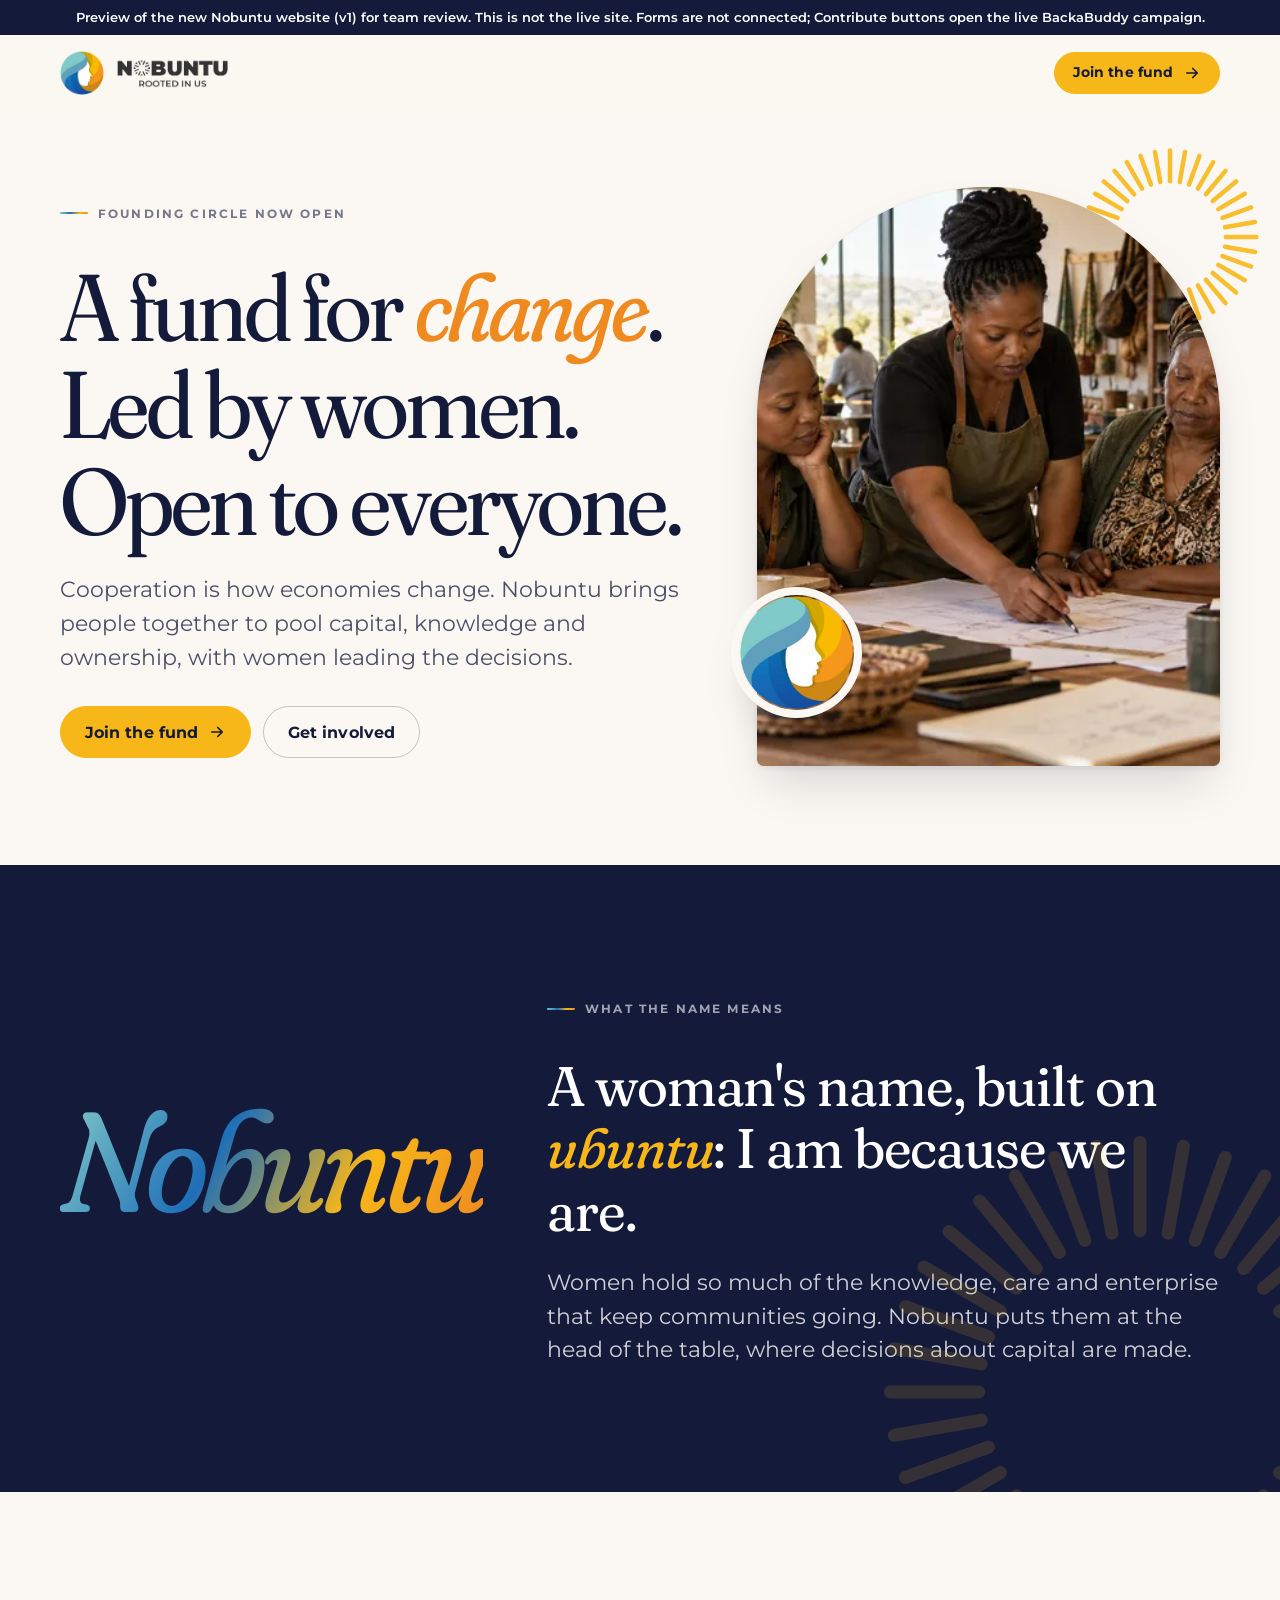
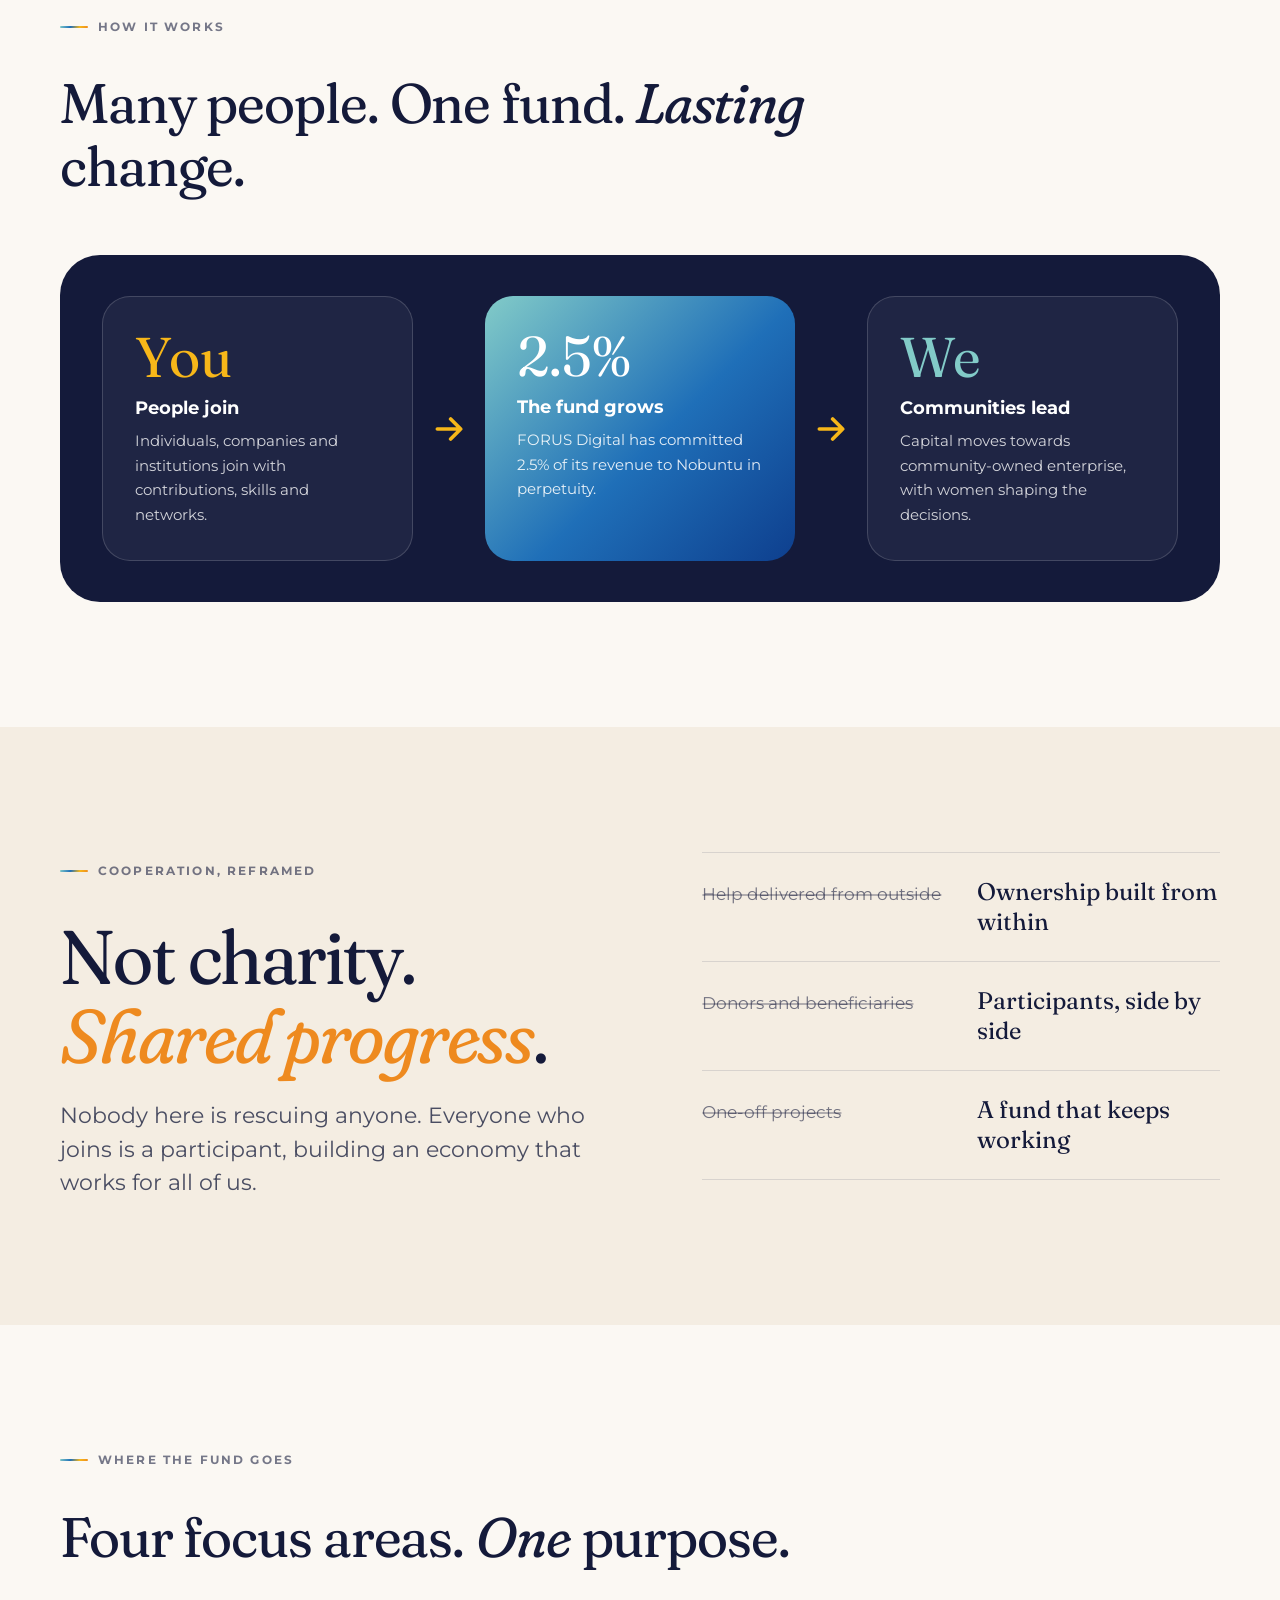
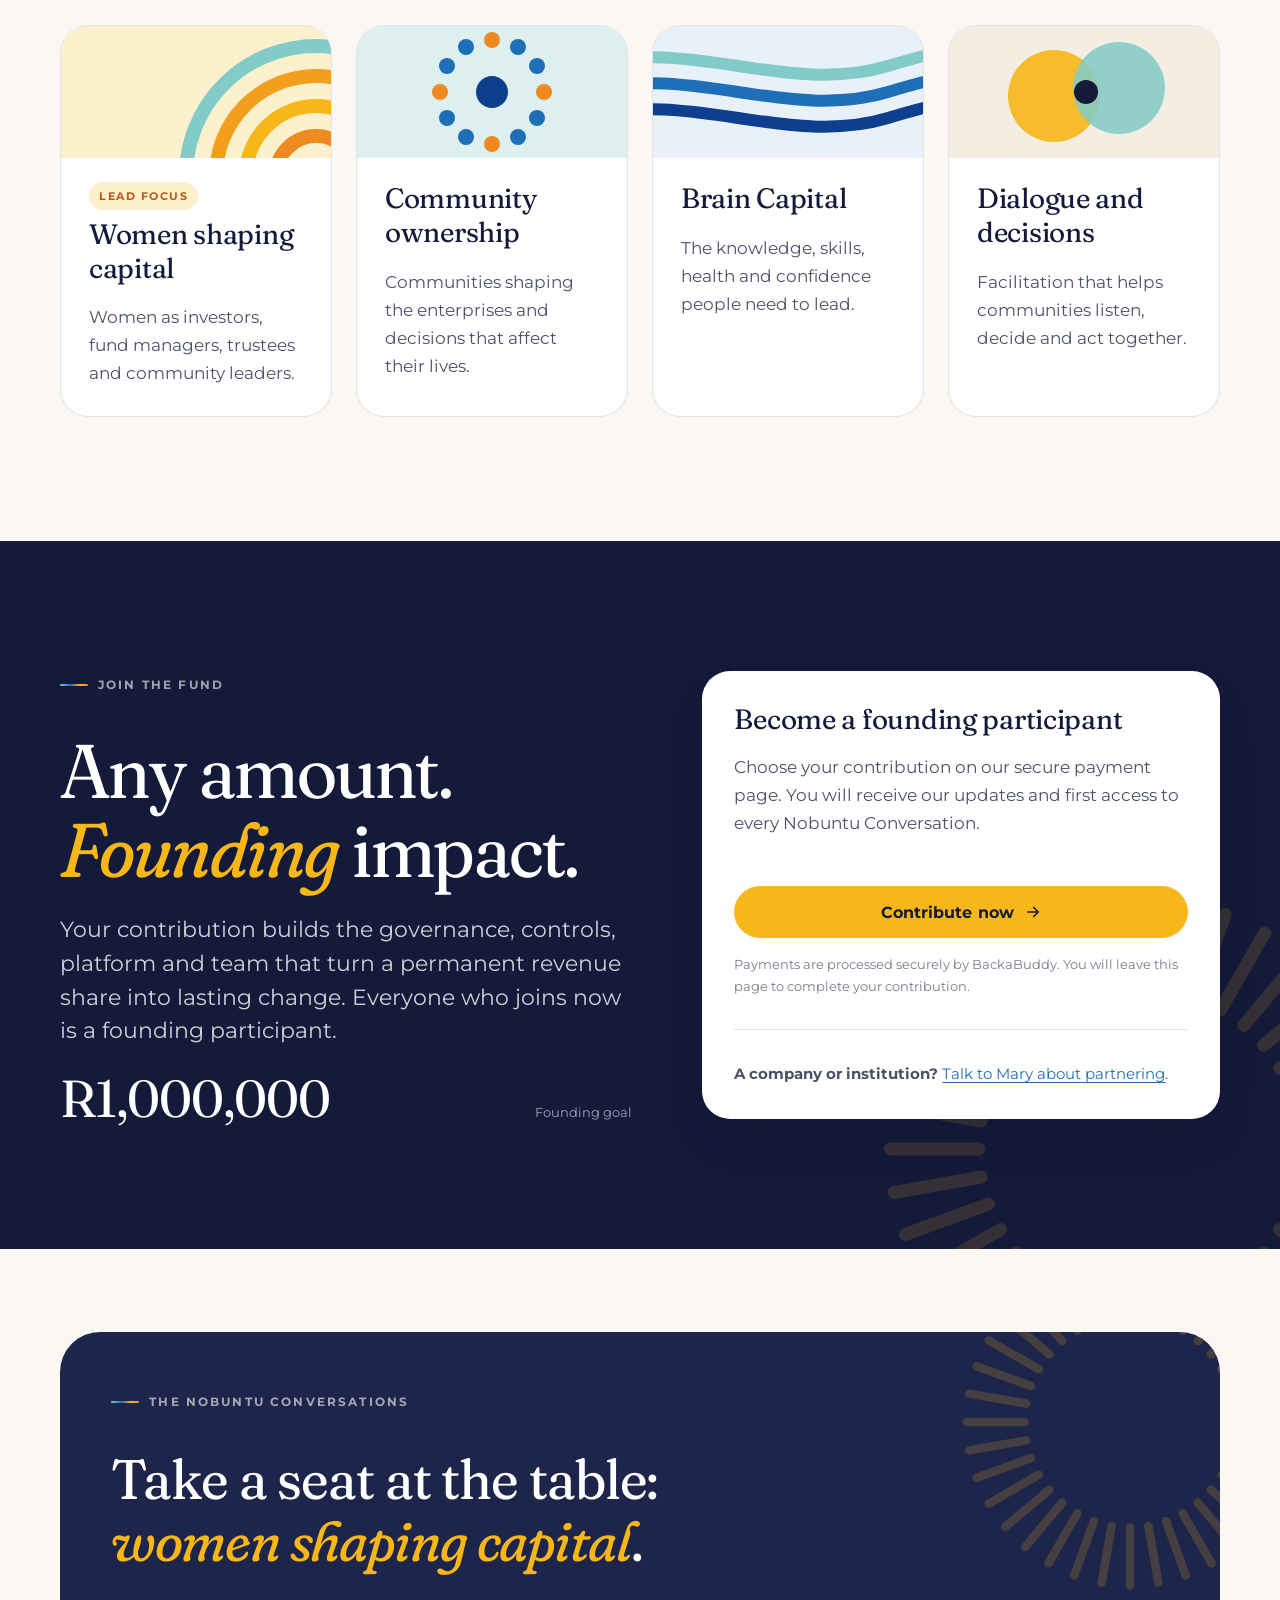
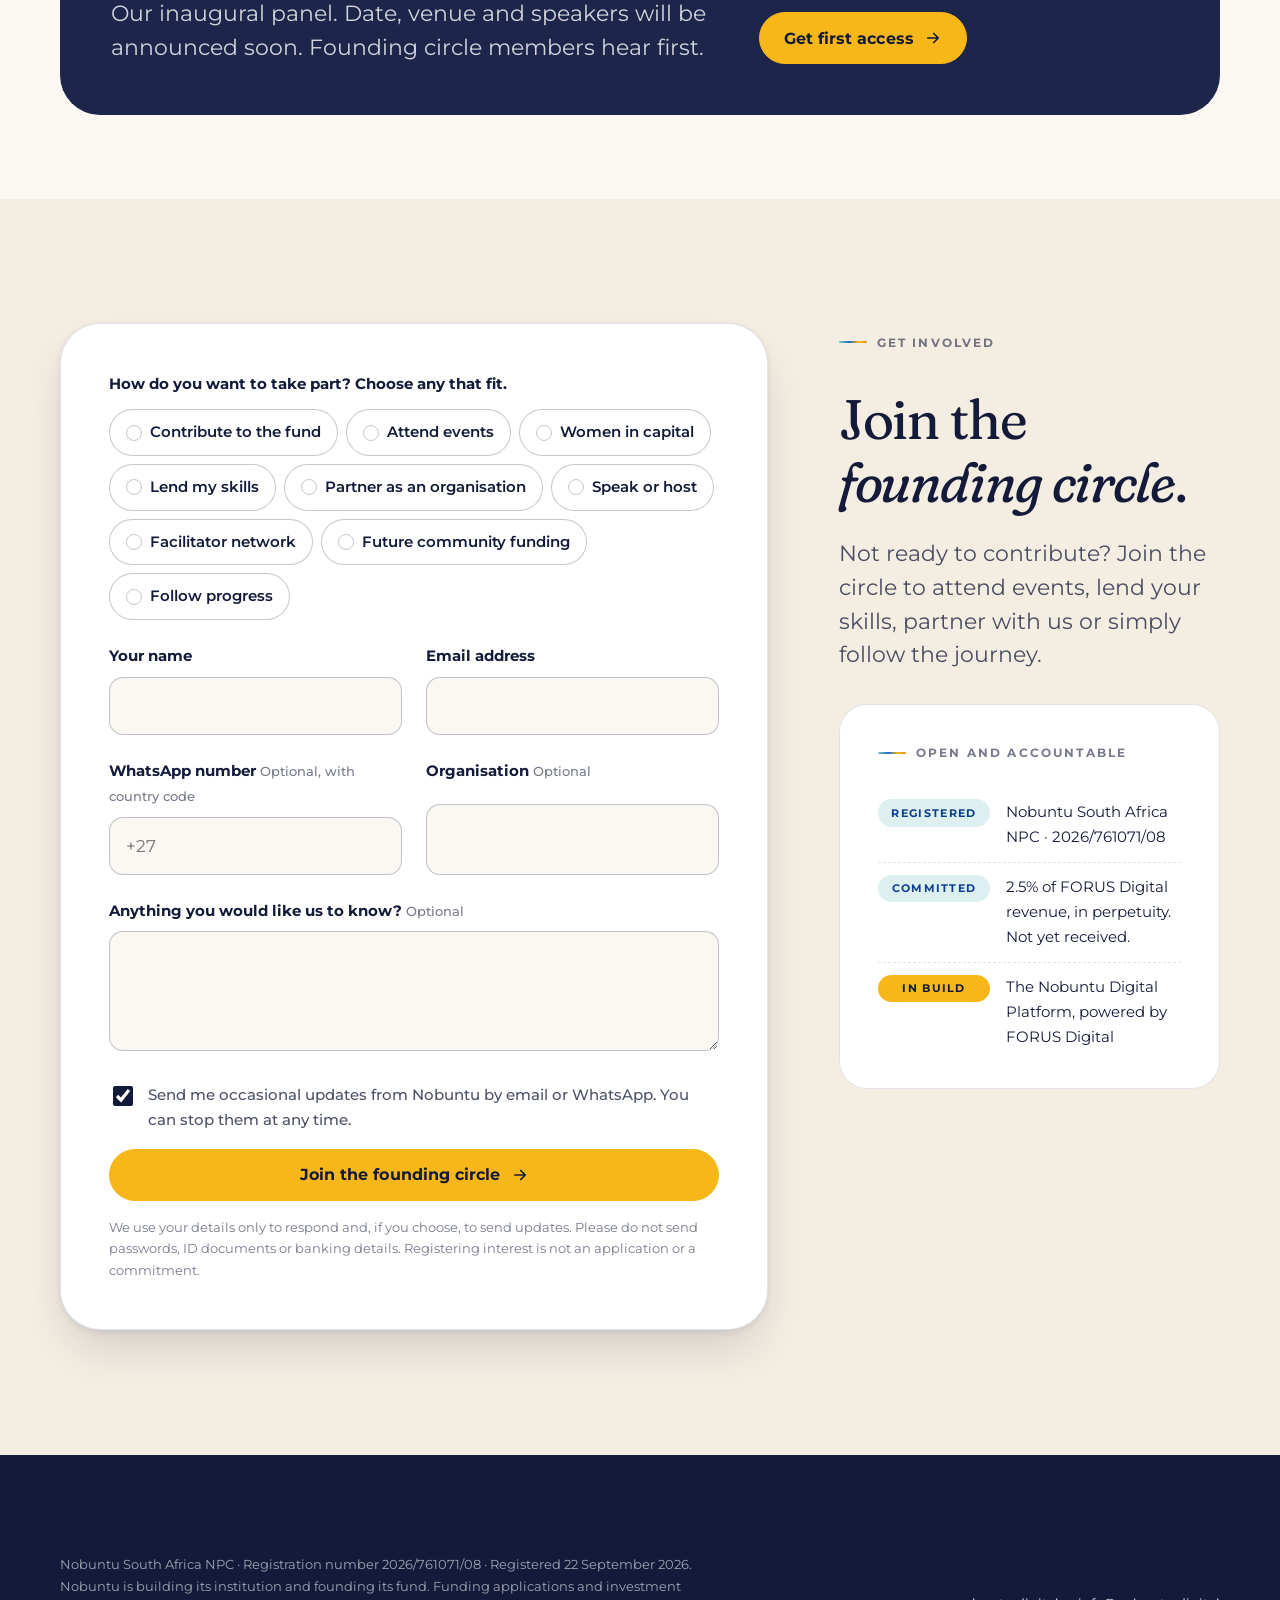
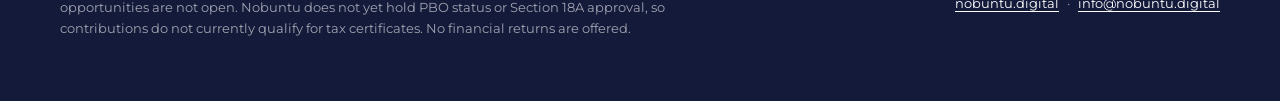
<file: join/index.html>
<!doctype html>
<html lang="en-ZA" class="no-js">
<head>
<meta charset="utf-8">
<meta name="viewport" content="width=device-width, initial-scale=1">
<title>Join Nobuntu · A fund for change, led by women</title>
<meta name="robots" content="noindex, nofollow">
<meta name="description" content="Nobuntu is a woman-led fund for economic change, open to everyone and backed by 2.5% of FORUS Digital revenue in perpetuity. Become a founding participant.">
<meta name="theme-color" content="#141A3A">
<meta property="og:type" content="website">
<meta property="og:site_name" content="Nobuntu">
<meta property="og:title" content="Join Nobuntu · A fund for change, led by women">
<meta property="og:description" content="Nobuntu is a woman-led fund for economic change, open to everyone and backed by 2.5% of FORUS Digital revenue in perpetuity. Become a founding participant.">
<meta property="og:url" content="https://nobuntu.digital/join/">
<meta property="og:image" content="https://nobuntu.digital/assets/img/women-planning-1600.jpg">
<meta name="twitter:card" content="summary_large_image">
<link rel="icon" type="image/png" href="../assets/img/nobuntu-mark.png">
<link rel="preconnect" href="https://fonts.googleapis.com">
<link rel="preconnect" href="https://fonts.gstatic.com" crossorigin>
<link href="https://fonts.googleapis.com/css2?family=Fraunces:ital,opsz,wght,SOFT,WONK@0,9..144,300..600,0..100,0..1;1,9..144,300..600,0..100,0..1&family=Montserrat:wght@400;500;600;700;800&display=swap" rel="stylesheet">
<link rel="stylesheet" href="../assets/css/nobuntu.css">
<script type="application/ld+json">{"@context":"https://schema.org","@type":"NGO","name":"Nobuntu South Africa NPC","alternateName":"Nobuntu","url":"https://nobuntu.digital/","logo":"https://nobuntu.digital/assets/img/nobuntu-logo.png","email":"info@nobuntu.digital","address":{"@type":"PostalAddress","addressLocality":"Johannesburg","addressCountry":"ZA"},"sameAs":["https://www.facebook.com/profile.php?id=61595171391880","https://www.linkedin.com/company/the-nobuntu-fund","https://www.instagram.com/nobuntu_digital/"]}</script>
</head>

<body class="lander ">
<div role="note" style="background:#141A3A;color:#FFFFFF;font:600 13px/1.45 Montserrat,system-ui,sans-serif;text-align:center;padding:8px 16px">Preview of the new Nobuntu website (v1) for team review. This is not the live site. Forms are not connected; Contribute buttons open the live BackaBuddy campaign.</div>
<a class="skip-link" href="#main">Skip to content</a>
<header class="site-header">
  <div class="container header-inner">
    <a class="brand" href="../index.html" aria-label="Nobuntu home">
      <img class="mark" src="../assets/img/nobuntu-mark.png" alt="" width="44" height="44">
      <img class="word" src="../assets/img/nobuntu-wordmark-dark.png" alt="Nobuntu, rooted in us" width="112" height="30">
    </a>
    <a class="btn btn-sun btn-sm" href="#join">Join the fund <svg class="arrow" width="18" height="18" viewBox="0 0 24 24" fill="none" stroke="currentColor" stroke-width="2.2" stroke-linecap="round" stroke-linejoin="round" aria-hidden="true" focusable="false"><path d="M5 12h14M13 6l6 6-6 6"/></svg></a>
  </div>
</header>
<main id="main">

<section class="hero" data-hero>
  <div class="container">
    <div class="hero-grid">
      <div>
        <p class="eyebrow reveal">Founding circle now open</p>
        <h1 class="display mt-3 reveal reveal-delay-1">A fund for <em class="accent-sun">change</em>. Led by women. Open to everyone.</h1>
        <p class="lede reveal reveal-delay-2">Cooperation is how economies change. Nobuntu brings people together to pool capital, knowledge and ownership, with women leading the decisions.</p>
        <div class="btn-row reveal reveal-delay-3">
          <a class="btn btn-sun" href="#join">Join the fund <svg class="arrow" width="18" height="18" viewBox="0 0 24 24" fill="none" stroke="currentColor" stroke-width="2.2" stroke-linecap="round" stroke-linejoin="round" aria-hidden="true" focusable="false"><path d="M5 12h14M13 6l6 6-6 6"/></svg></a>
          <a class="btn btn-ghost" href="#circle">Get involved</a>
        </div>
      </div>
      <div class="arch-wrap reveal reveal-delay-2">
        <svg class="sun-ring" viewBox="0 0 200 200" aria-hidden="true" focusable="false"><g stroke="currentColor" stroke-width="5" stroke-linecap="round"><line x1="162.0" y1="100.0" x2="196.0" y2="100.0"/><line x1="161.1" y1="110.8" x2="194.5" y2="116.7"/><line x1="158.3" y1="121.2" x2="190.2" y2="132.8"/><line x1="153.7" y1="131.0" x2="183.1" y2="148.0"/><line x1="147.5" y1="139.9" x2="173.5" y2="161.7"/><line x1="139.9" y1="147.5" x2="161.7" y2="173.5"/><line x1="131.0" y1="153.7" x2="148.0" y2="183.1"/><line x1="121.2" y1="158.3" x2="132.8" y2="190.2"/><line x1="110.8" y1="161.1" x2="116.7" y2="194.5"/><line x1="100.0" y1="162.0" x2="100.0" y2="196.0"/><line x1="89.2" y1="161.1" x2="83.3" y2="194.5"/><line x1="78.8" y1="158.3" x2="67.2" y2="190.2"/><line x1="69.0" y1="153.7" x2="52.0" y2="183.1"/><line x1="60.1" y1="147.5" x2="38.3" y2="173.5"/><line x1="52.5" y1="139.9" x2="26.5" y2="161.7"/><line x1="46.3" y1="131.0" x2="16.9" y2="148.0"/><line x1="41.7" y1="121.2" x2="9.8" y2="132.8"/><line x1="38.9" y1="110.8" x2="5.5" y2="116.7"/><line x1="38.0" y1="100.0" x2="4.0" y2="100.0"/><line x1="38.9" y1="89.2" x2="5.5" y2="83.3"/><line x1="41.7" y1="78.8" x2="9.8" y2="67.2"/><line x1="46.3" y1="69.0" x2="16.9" y2="52.0"/><line x1="52.5" y1="60.1" x2="26.5" y2="38.3"/><line x1="60.1" y1="52.5" x2="38.3" y2="26.5"/><line x1="69.0" y1="46.3" x2="52.0" y2="16.9"/><line x1="78.8" y1="41.7" x2="67.2" y2="9.8"/><line x1="89.2" y1="38.9" x2="83.3" y2="5.5"/><line x1="100.0" y1="38.0" x2="100.0" y2="4.0"/><line x1="110.8" y1="38.9" x2="116.7" y2="5.5"/><line x1="121.2" y1="41.7" x2="132.8" y2="9.8"/><line x1="131.0" y1="46.3" x2="148.0" y2="16.9"/><line x1="139.9" y1="52.5" x2="161.7" y2="26.5"/><line x1="147.5" y1="60.1" x2="173.5" y2="38.3"/><line x1="153.7" y1="69.0" x2="183.1" y2="52.0"/><line x1="158.3" y1="78.8" x2="190.2" y2="67.2"/><line x1="161.1" y1="89.2" x2="194.5" y2="83.3"/></g></svg>
        <div class="arch">
          <picture>
            <source type="image/webp" srcset="../assets/img/women-planning-900.webp 900w, ../assets/img/women-planning-1600.webp 1600w" sizes="(min-width: 1000px) 520px, 100vw">
            <img src="../assets/img/women-planning-900.jpg" alt="Four women plan together around a table covered in drawings and notes" width="900" height="450" style="object-position: 52% 50%">
          </picture>
        </div>
        <img class="mark-badge" src="../assets/img/nobuntu-mark.png" alt="" width="116" height="116">
      </div>
    </div>
  </div>
</section>

<section class="section bg-ink on-dark statement" aria-labelledby="name-title">
  <svg class="sun-ring" viewBox="0 0 200 200" aria-hidden="true" focusable="false"><g stroke="currentColor" stroke-width="5" stroke-linecap="round"><line x1="162.0" y1="100.0" x2="196.0" y2="100.0"/><line x1="161.1" y1="110.8" x2="194.5" y2="116.7"/><line x1="158.3" y1="121.2" x2="190.2" y2="132.8"/><line x1="153.7" y1="131.0" x2="183.1" y2="148.0"/><line x1="147.5" y1="139.9" x2="173.5" y2="161.7"/><line x1="139.9" y1="147.5" x2="161.7" y2="173.5"/><line x1="131.0" y1="153.7" x2="148.0" y2="183.1"/><line x1="121.2" y1="158.3" x2="132.8" y2="190.2"/><line x1="110.8" y1="161.1" x2="116.7" y2="194.5"/><line x1="100.0" y1="162.0" x2="100.0" y2="196.0"/><line x1="89.2" y1="161.1" x2="83.3" y2="194.5"/><line x1="78.8" y1="158.3" x2="67.2" y2="190.2"/><line x1="69.0" y1="153.7" x2="52.0" y2="183.1"/><line x1="60.1" y1="147.5" x2="38.3" y2="173.5"/><line x1="52.5" y1="139.9" x2="26.5" y2="161.7"/><line x1="46.3" y1="131.0" x2="16.9" y2="148.0"/><line x1="41.7" y1="121.2" x2="9.8" y2="132.8"/><line x1="38.9" y1="110.8" x2="5.5" y2="116.7"/><line x1="38.0" y1="100.0" x2="4.0" y2="100.0"/><line x1="38.9" y1="89.2" x2="5.5" y2="83.3"/><line x1="41.7" y1="78.8" x2="9.8" y2="67.2"/><line x1="46.3" y1="69.0" x2="16.9" y2="52.0"/><line x1="52.5" y1="60.1" x2="26.5" y2="38.3"/><line x1="60.1" y1="52.5" x2="38.3" y2="26.5"/><line x1="69.0" y1="46.3" x2="52.0" y2="16.9"/><line x1="78.8" y1="41.7" x2="67.2" y2="9.8"/><line x1="89.2" y1="38.9" x2="83.3" y2="5.5"/><line x1="100.0" y1="38.0" x2="100.0" y2="4.0"/><line x1="110.8" y1="38.9" x2="116.7" y2="5.5"/><line x1="121.2" y1="41.7" x2="132.8" y2="9.8"/><line x1="131.0" y1="46.3" x2="148.0" y2="16.9"/><line x1="139.9" y1="52.5" x2="161.7" y2="26.5"/><line x1="147.5" y1="60.1" x2="173.5" y2="38.3"/><line x1="153.7" y1="69.0" x2="183.1" y2="52.0"/><line x1="158.3" y1="78.8" x2="190.2" y2="67.2"/><line x1="161.1" y1="89.2" x2="194.5" y2="83.3"/></g></svg>
  <div class="container">
    <div class="name-split">
      <p class="name-word reveal" aria-hidden="true">Nobuntu</p>
      <div class="stack reveal reveal-delay-1">
        <p class="eyebrow">What the name means</p>
        <h2 class="h2" id="name-title">A woman's name, built on <em class="accent-sun">ubuntu</em>: I am because we are.</h2>
        <p class="lede">Women hold so much of the knowledge, care and enterprise that keep communities going. Nobuntu puts them at the head of the table, where decisions about capital are made.</p>
      </div>
    </div>
  </div>
</section>

<section class="section" aria-labelledby="how-title">
  <div class="container">
    <div class="section-head">
      <p class="eyebrow">How it works</p>
      <h2 class="h2" id="how-title">Many people. One fund. <em>Lasting</em> change.</h2>
    </div>
    <div class="bg-ink on-dark" style="border-radius: var(--r-xl); padding: clamp(1.25rem, 1rem + 2vw, 3rem);">
      <div class="flow">
        <div class="flow-node reveal"><div class="flow-k accent-sun">You</div><h3 class="h4">People join</h3><p>Individuals, companies and institutions join with contributions, skills and networks.</p></div>
        <div class="flow-arrow" aria-hidden="true"><svg class="arrow" width="18" height="18" viewBox="0 0 24 24" fill="none" stroke="currentColor" stroke-width="2.2" stroke-linecap="round" stroke-linejoin="round" aria-hidden="true" focusable="false"><path d="M5 12h14M13 6l6 6-6 6"/></svg></div>
        <div class="flow-node is-key reveal reveal-delay-1"><div class="flow-k">2.5%</div><h3 class="h4">The fund grows</h3><p>FORUS Digital has committed 2.5% of its revenue to Nobuntu in perpetuity.</p></div>
        <div class="flow-arrow" aria-hidden="true"><svg class="arrow" width="18" height="18" viewBox="0 0 24 24" fill="none" stroke="currentColor" stroke-width="2.2" stroke-linecap="round" stroke-linejoin="round" aria-hidden="true" focusable="false"><path d="M5 12h14M13 6l6 6-6 6"/></svg></div>
        <div class="flow-node reveal reveal-delay-2"><div class="flow-k accent-sea">We</div><h3 class="h4">Communities lead</h3><p>Capital moves towards community-owned enterprise, with women shaping the decisions.</p></div>
      </div>
    </div>
  </div>
</section>

<section class="section bg-sand" aria-labelledby="coop-title">
  <div class="container">
    <div class="split top">
      <div class="stack reveal">
        <p class="eyebrow">Cooperation, reframed</p>
        <h2 class="h1" id="coop-title">Not charity. <em class="accent-sun">Shared progress</em>.</h2>
        <p class="lede">Nobody here is rescuing anyone. Everyone who joins is a participant, building an economy that works for all of us.</p>
      </div>
      <div class="contrast reveal reveal-delay-1">
        <div class="contrast-row"><span class="from">Help delivered from outside</span><span class="to">Ownership built from within</span></div>
        <div class="contrast-row"><span class="from">Donors and beneficiaries</span><span class="to">Participants, side by side</span></div>
        <div class="contrast-row"><span class="from">One-off projects</span><span class="to">A fund that keeps working</span></div>
      </div>
    </div>
  </div>
</section>

<section class="section" aria-labelledby="focus-title">
  <div class="container">
    <div class="section-head">
      <p class="eyebrow">Where the fund goes</p>
      <h2 class="h2" id="focus-title">Four focus areas. <em>One</em> purpose.</h2>
    </div>
    <div class="grid grid-4">
      <div class="card focus-card reveal"><div class="focus-top"><svg viewBox="0 0 400 132" preserveAspectRatio="xMidYMid slice" aria-hidden="true" focusable="false"><rect width="400" height="132" fill="#FDF0CC"/><circle cx="320" cy="150" r="40" fill="none" stroke="#EE8A1F" stroke-width="14"/><circle cx="320" cy="150" r="70" fill="none" stroke="#F7B719" stroke-width="14"/><circle cx="320" cy="150" r="100" fill="none" stroke="#F2A01C" stroke-width="14"/><circle cx="320" cy="150" r="130" fill="none" stroke="#82CBC8" stroke-width="14"/></svg></div><div class="focus-body"><span class="tag">Lead focus</span><h3 class="h3">Women shaping capital</h3><p>Women as investors, fund managers, trustees and community leaders.</p></div></div>
      <div class="card focus-card reveal reveal-delay-1"><div class="focus-top"><svg viewBox="0 0 400 132" preserveAspectRatio="xMidYMid slice" aria-hidden="true" focusable="false"><rect width="400" height="132" fill="#DDF0EF"/><circle cx="252.0" cy="66.0" r="8" fill="#EE8A1F"/><circle cx="245.0" cy="92.0" r="8" fill="#1F6FB8"/><circle cx="226.0" cy="111.0" r="8" fill="#1F6FB8"/><circle cx="200.0" cy="118.0" r="8" fill="#EE8A1F"/><circle cx="174.0" cy="111.0" r="8" fill="#1F6FB8"/><circle cx="155.0" cy="92.0" r="8" fill="#1F6FB8"/><circle cx="148.0" cy="66.0" r="8" fill="#EE8A1F"/><circle cx="155.0" cy="40.0" r="8" fill="#1F6FB8"/><circle cx="174.0" cy="21.0" r="8" fill="#1F6FB8"/><circle cx="200.0" cy="14.0" r="8" fill="#EE8A1F"/><circle cx="226.0" cy="21.0" r="8" fill="#1F6FB8"/><circle cx="245.0" cy="40.0" r="8" fill="#1F6FB8"/><circle cx="200" cy="66" r="16" fill="#0E3F8E"/></svg></div><div class="focus-body"><h3 class="h3">Community ownership</h3><p>Communities shaping the enterprises and decisions that affect their lives.</p></div></div>
      <div class="card focus-card reveal reveal-delay-2"><div class="focus-top"><svg viewBox="0 0 400 132" preserveAspectRatio="xMidYMid slice" aria-hidden="true" focusable="false"><rect width="400" height="132" fill="#E8F1F9"/><path d="M0 40 C 100 10, 200 70, 300 40 S 400 20, 420 40" fill="none" stroke="#82CBC8" stroke-width="12" stroke-linecap="round"/><path d="M0 66 C 100 36, 200 96, 300 66 S 400 46, 420 66" fill="none" stroke="#1F6FB8" stroke-width="12" stroke-linecap="round"/><path d="M0 92 C 100 62, 200 122, 300 92 S 400 72, 420 92" fill="none" stroke="#0E3F8E" stroke-width="12" stroke-linecap="round"/></svg></div><div class="focus-body"><h3 class="h3">Brain Capital</h3><p>The knowledge, skills, health and confidence people need to lead.</p></div></div>
      <div class="card focus-card reveal reveal-delay-3"><div class="focus-top"><svg viewBox="0 0 400 132" preserveAspectRatio="xMidYMid slice" aria-hidden="true" focusable="false"><rect width="400" height="132" fill="#F4EDE2"/><circle cx="170" cy="70" r="46" fill="#F7B719" opacity=".9"/><circle cx="235" cy="62" r="46" fill="#82CBC8" opacity=".85"/><circle cx="202" cy="66" r="12" fill="#141A3A"/></svg></div><div class="focus-body"><h3 class="h3">Dialogue and decisions</h3><p>Facilitation that helps communities listen, decide and act together.</p></div></div>
    </div>
  </div>
</section>

<section class="section bg-ink on-dark statement" id="join" aria-labelledby="join-title">
  <svg class="sun-ring" viewBox="0 0 200 200" aria-hidden="true" focusable="false"><g stroke="currentColor" stroke-width="5" stroke-linecap="round"><line x1="162.0" y1="100.0" x2="196.0" y2="100.0"/><line x1="161.1" y1="110.8" x2="194.5" y2="116.7"/><line x1="158.3" y1="121.2" x2="190.2" y2="132.8"/><line x1="153.7" y1="131.0" x2="183.1" y2="148.0"/><line x1="147.5" y1="139.9" x2="173.5" y2="161.7"/><line x1="139.9" y1="147.5" x2="161.7" y2="173.5"/><line x1="131.0" y1="153.7" x2="148.0" y2="183.1"/><line x1="121.2" y1="158.3" x2="132.8" y2="190.2"/><line x1="110.8" y1="161.1" x2="116.7" y2="194.5"/><line x1="100.0" y1="162.0" x2="100.0" y2="196.0"/><line x1="89.2" y1="161.1" x2="83.3" y2="194.5"/><line x1="78.8" y1="158.3" x2="67.2" y2="190.2"/><line x1="69.0" y1="153.7" x2="52.0" y2="183.1"/><line x1="60.1" y1="147.5" x2="38.3" y2="173.5"/><line x1="52.5" y1="139.9" x2="26.5" y2="161.7"/><line x1="46.3" y1="131.0" x2="16.9" y2="148.0"/><line x1="41.7" y1="121.2" x2="9.8" y2="132.8"/><line x1="38.9" y1="110.8" x2="5.5" y2="116.7"/><line x1="38.0" y1="100.0" x2="4.0" y2="100.0"/><line x1="38.9" y1="89.2" x2="5.5" y2="83.3"/><line x1="41.7" y1="78.8" x2="9.8" y2="67.2"/><line x1="46.3" y1="69.0" x2="16.9" y2="52.0"/><line x1="52.5" y1="60.1" x2="26.5" y2="38.3"/><line x1="60.1" y1="52.5" x2="38.3" y2="26.5"/><line x1="69.0" y1="46.3" x2="52.0" y2="16.9"/><line x1="78.8" y1="41.7" x2="67.2" y2="9.8"/><line x1="89.2" y1="38.9" x2="83.3" y2="5.5"/><line x1="100.0" y1="38.0" x2="100.0" y2="4.0"/><line x1="110.8" y1="38.9" x2="116.7" y2="5.5"/><line x1="121.2" y1="41.7" x2="132.8" y2="9.8"/><line x1="131.0" y1="46.3" x2="148.0" y2="16.9"/><line x1="139.9" y1="52.5" x2="161.7" y2="26.5"/><line x1="147.5" y1="60.1" x2="173.5" y2="38.3"/><line x1="153.7" y1="69.0" x2="183.1" y2="52.0"/><line x1="158.3" y1="78.8" x2="190.2" y2="67.2"/><line x1="161.1" y1="89.2" x2="194.5" y2="83.3"/></g></svg>
  <div class="container">
    <div class="split">
      <div class="stack reveal">
        <p class="eyebrow">Join the fund</p>
        <h2 class="h1" id="join-title">Any amount. <em class="accent-sun">Founding</em> impact.</h2>
        <p class="lede">Your contribution builds the governance, controls, platform and team that turn a permanent revenue share into lasting change. Everyone who joins now is a founding participant.</p>
        <div class="goal mt-3"><div class="goal-head"><span class="goal-amount">R1,000,000</span><span class="micro">Founding goal</span></div></div>
      </div>
      <div class="card on-light reveal reveal-delay-1" style="background: var(--white); border: 0; box-shadow: var(--shadow-2)">
        <h3 class="h3">Become a founding participant</h3>
        <p class="mt-2">Choose your contribution on our secure payment page. You will receive our updates and first access to every Nobuntu Conversation.</p>
        <a class="btn btn-sun btn-block mt-4" href="https://www.backabuddy.co.za/campaign/build-the-nobuntu-fund?utm_source=nobuntu.digital&amp;utm_medium=campaign&amp;utm_campaign=join-the-fund&amp;utm_content=lander" rel="noopener" target="_blank">Contribute now <svg class="arrow" width="18" height="18" viewBox="0 0 24 24" fill="none" stroke="currentColor" stroke-width="2.2" stroke-linecap="round" stroke-linejoin="round" aria-hidden="true" focusable="false"><path d="M5 12h14M13 6l6 6-6 6"/></svg></a>
        <p class="micro mt-2">Payments are processed securely by BackaBuddy. You will leave this page to complete your contribution.</p>
        <hr style="border: 0; border-top: 1px solid var(--line); margin: var(--s-4) 0">
        <p class="small"><strong>A company or institution?</strong> <a href="mailto:mary@nobuntu.digital?subject=Partnering%20with%20Nobuntu">Talk to Mary about partnering</a>.</p>
      </div>
    </div>
  </div>
</section>

<section class="section-tight" aria-labelledby="event-title">
  <div class="container">
    <div class="event-card on-dark reveal" style="background: var(--ink-2)">
      <svg class="sun-ring" viewBox="0 0 200 200" aria-hidden="true" focusable="false"><g stroke="currentColor" stroke-width="5" stroke-linecap="round"><line x1="162.0" y1="100.0" x2="196.0" y2="100.0"/><line x1="161.1" y1="110.8" x2="194.5" y2="116.7"/><line x1="158.3" y1="121.2" x2="190.2" y2="132.8"/><line x1="153.7" y1="131.0" x2="183.1" y2="148.0"/><line x1="147.5" y1="139.9" x2="173.5" y2="161.7"/><line x1="139.9" y1="147.5" x2="161.7" y2="173.5"/><line x1="131.0" y1="153.7" x2="148.0" y2="183.1"/><line x1="121.2" y1="158.3" x2="132.8" y2="190.2"/><line x1="110.8" y1="161.1" x2="116.7" y2="194.5"/><line x1="100.0" y1="162.0" x2="100.0" y2="196.0"/><line x1="89.2" y1="161.1" x2="83.3" y2="194.5"/><line x1="78.8" y1="158.3" x2="67.2" y2="190.2"/><line x1="69.0" y1="153.7" x2="52.0" y2="183.1"/><line x1="60.1" y1="147.5" x2="38.3" y2="173.5"/><line x1="52.5" y1="139.9" x2="26.5" y2="161.7"/><line x1="46.3" y1="131.0" x2="16.9" y2="148.0"/><line x1="41.7" y1="121.2" x2="9.8" y2="132.8"/><line x1="38.9" y1="110.8" x2="5.5" y2="116.7"/><line x1="38.0" y1="100.0" x2="4.0" y2="100.0"/><line x1="38.9" y1="89.2" x2="5.5" y2="83.3"/><line x1="41.7" y1="78.8" x2="9.8" y2="67.2"/><line x1="46.3" y1="69.0" x2="16.9" y2="52.0"/><line x1="52.5" y1="60.1" x2="26.5" y2="38.3"/><line x1="60.1" y1="52.5" x2="38.3" y2="26.5"/><line x1="69.0" y1="46.3" x2="52.0" y2="16.9"/><line x1="78.8" y1="41.7" x2="67.2" y2="9.8"/><line x1="89.2" y1="38.9" x2="83.3" y2="5.5"/><line x1="100.0" y1="38.0" x2="100.0" y2="4.0"/><line x1="110.8" y1="38.9" x2="116.7" y2="5.5"/><line x1="121.2" y1="41.7" x2="132.8" y2="9.8"/><line x1="131.0" y1="46.3" x2="148.0" y2="16.9"/><line x1="139.9" y1="52.5" x2="161.7" y2="26.5"/><line x1="147.5" y1="60.1" x2="173.5" y2="38.3"/><line x1="153.7" y1="69.0" x2="183.1" y2="52.0"/><line x1="158.3" y1="78.8" x2="190.2" y2="67.2"/><line x1="161.1" y1="89.2" x2="194.5" y2="83.3"/></g></svg>
      <div>
        <p class="eyebrow">The Nobuntu Conversations</p>
        <h2 class="h2 mt-3" id="event-title">Take a seat at the table: <em class="accent-sun">women shaping capital</em>.</h2>
        <p class="lede mt-3">Our inaugural panel. Date, venue and speakers will be announced soon. Founding circle members hear first.</p>
      </div>
      <div class="btn-row"><a class="btn btn-sun" href="#circle">Get first access <svg class="arrow" width="18" height="18" viewBox="0 0 24 24" fill="none" stroke="currentColor" stroke-width="2.2" stroke-linecap="round" stroke-linejoin="round" aria-hidden="true" focusable="false"><path d="M5 12h14M13 6l6 6-6 6"/></svg></a></div>
    </div>
  </div>
</section>

<section class="section bg-sand" id="circle" aria-labelledby="circle-title">
  <div class="container">
    <div class="split top split-wide-left">
      <div class="reveal"><div class="form-card" data-form-wrap>
  <form class="form-body" data-signup data-endpoint="" novalidate>
    <fieldset>
      <legend>How do you want to take part? <span class="hint">Choose any that fit.</span></legend>
      <div class="chips">
        <label class="chip"><input type="checkbox" name="interest" value="contribute"><span>Contribute to the fund</span></label>
        <label class="chip"><input type="checkbox" name="interest" value="events"><span>Attend events</span></label>
        <label class="chip"><input type="checkbox" name="interest" value="women"><span>Women in capital</span></label>
        <label class="chip"><input type="checkbox" name="interest" value="skills"><span>Lend my skills</span></label>
        <label class="chip"><input type="checkbox" name="interest" value="partner"><span>Partner as an organisation</span></label>
        <label class="chip"><input type="checkbox" name="interest" value="speak"><span>Speak or host</span></label>
        <label class="chip"><input type="checkbox" name="interest" value="facilitator"><span>Facilitator network</span></label>
        <label class="chip"><input type="checkbox" name="interest" value="community"><span>Future community funding</span></label>
        <label class="chip"><input type="checkbox" name="interest" value="follow"><span>Follow progress</span></label>
      </div>
      <p class="micro interest-error" role="alert" hidden style="color: var(--clay); margin-top: .5rem">Please choose at least one.</p>
    </fieldset>
    <div class="field-row">
      <div class="field"><label for="f-name">Your name</label><input class="input" id="f-name" name="name" autocomplete="name" required></div>
      <div class="field"><label for="f-email">Email address</label><input class="input" id="f-email" name="email" type="email" autocomplete="email" required></div>
    </div>
    <div class="field-row">
      <div class="field"><label for="f-wa">WhatsApp number <span class="hint">Optional, with country code</span></label><input class="input" id="f-wa" name="whatsapp" type="tel" autocomplete="tel" placeholder="+27"></div>
      <div class="field"><label for="f-org">Organisation <span class="hint">Optional</span></label><input class="input" id="f-org" name="organisation" autocomplete="organization"></div>
    </div>
    <div class="field mt-3"><label for="f-msg">Anything you would like us to know? <span class="hint">Optional</span></label><textarea class="textarea" id="f-msg" name="message"></textarea></div>
    <div class="hp" aria-hidden="true"><label>Leave this empty<input name="website" tabindex="-1" autocomplete="off"></label></div>
    <div class="form-actions">
      <label class="check"><input type="checkbox" name="updates" value="yes" checked><span>Send me occasional updates from Nobuntu by email or WhatsApp. You can stop them at any time.</span></label>
      <button class="btn btn-sun btn-block" type="submit">Join the founding circle <svg class="arrow" width="18" height="18" viewBox="0 0 24 24" fill="none" stroke="currentColor" stroke-width="2.2" stroke-linecap="round" stroke-linejoin="round" aria-hidden="true" focusable="false"><path d="M5 12h14M13 6l6 6-6 6"/></svg></button>
      <p class="micro">We use your details only to respond and, if you choose, to send updates. Please do not send passwords, ID documents or banking details. Registering interest is not an application or a commitment.</p>
    </div>
  </form>
  <div class="form-success" aria-live="polite">
    <img src="../assets/img/nobuntu-mark.png" alt="" width="72" height="72" style="margin: 0 auto">
    <h2 class="h2">Welcome to the <em class="accent-sun">circle</em>.</h2>
    <p class="lede" style="margin-inline: auto">Thank you for joining Nobuntu. We will be in touch soon with what happens next.</p>
    <p class="micro preview-note" hidden>Preview build: this form is not connected yet, so nothing was sent.</p>
    <div class="btn-row mt-4" style="justify-content: center">
      <a class="btn btn-sun" href="../join-the-fund.html">Join the fund <svg class="arrow" width="18" height="18" viewBox="0 0 24 24" fill="none" stroke="currentColor" stroke-width="2.2" stroke-linecap="round" stroke-linejoin="round" aria-hidden="true" focusable="false"><path d="M5 12h14M13 6l6 6-6 6"/></svg></a>
    </div>
  </div>
</div>
</div>
      <div class="stack reveal reveal-delay-1">
        <p class="eyebrow">Get involved</p>
        <h2 class="h2" id="circle-title">Join the <em>founding circle</em>.</h2>
        <p class="lede">Not ready to contribute? Join the circle to attend events, lend your skills, partner with us or simply follow the journey.</p>
        <div class="status-panel mt-4">
          <p class="eyebrow">Open and accountable</p>
          <ul class="status-list">
            <li><span class="badge done">Registered</span><span class="small">Nobuntu South Africa NPC · 2026/761071/08</span></li>
            <li><span class="badge done">Committed</span><span class="small">2.5% of FORUS Digital revenue, in perpetuity. Not yet received.</span></li>
            <li><span class="badge now">In build</span><span class="small">The Nobuntu Digital Platform, powered by FORUS Digital</span></li>
          </ul>
        </div>
      </div>
    </div>
  </div>
</section>

</main>
<footer class="site-footer on-dark flush">
  <div class="container">
    <div class="footer-legal" style="padding-top: 0">
      <p>Nobuntu South Africa NPC · Registration number 2026/761071/08 · Registered 22 September 2026. Nobuntu is building its institution and founding its fund. Funding applications and investment opportunities are not open. Nobuntu does not yet hold PBO status or Section 18A approval, so contributions do not currently qualify for tax certificates. No financial returns are offered.</p>
      <p class="powered"><a href="../index.html" style="color: var(--white)">nobuntu.digital</a> · <a href="mailto:info@nobuntu.digital" style="color: var(--white)">info@nobuntu.digital</a></p>
    </div>
  </div>
</footer>
<div class="sticky-cta" aria-label="Quick actions">
  <a class="btn btn-sun" href="#join">Join the fund</a>
  <a class="btn btn-ghost" style="--btn-fg: #fff; --btn-bd: rgba(255,255,255,.3)" href="#circle">Get involved</a>
</div>
<script src="../assets/js/site.js" defer></script>
</body>
</html>
</file>
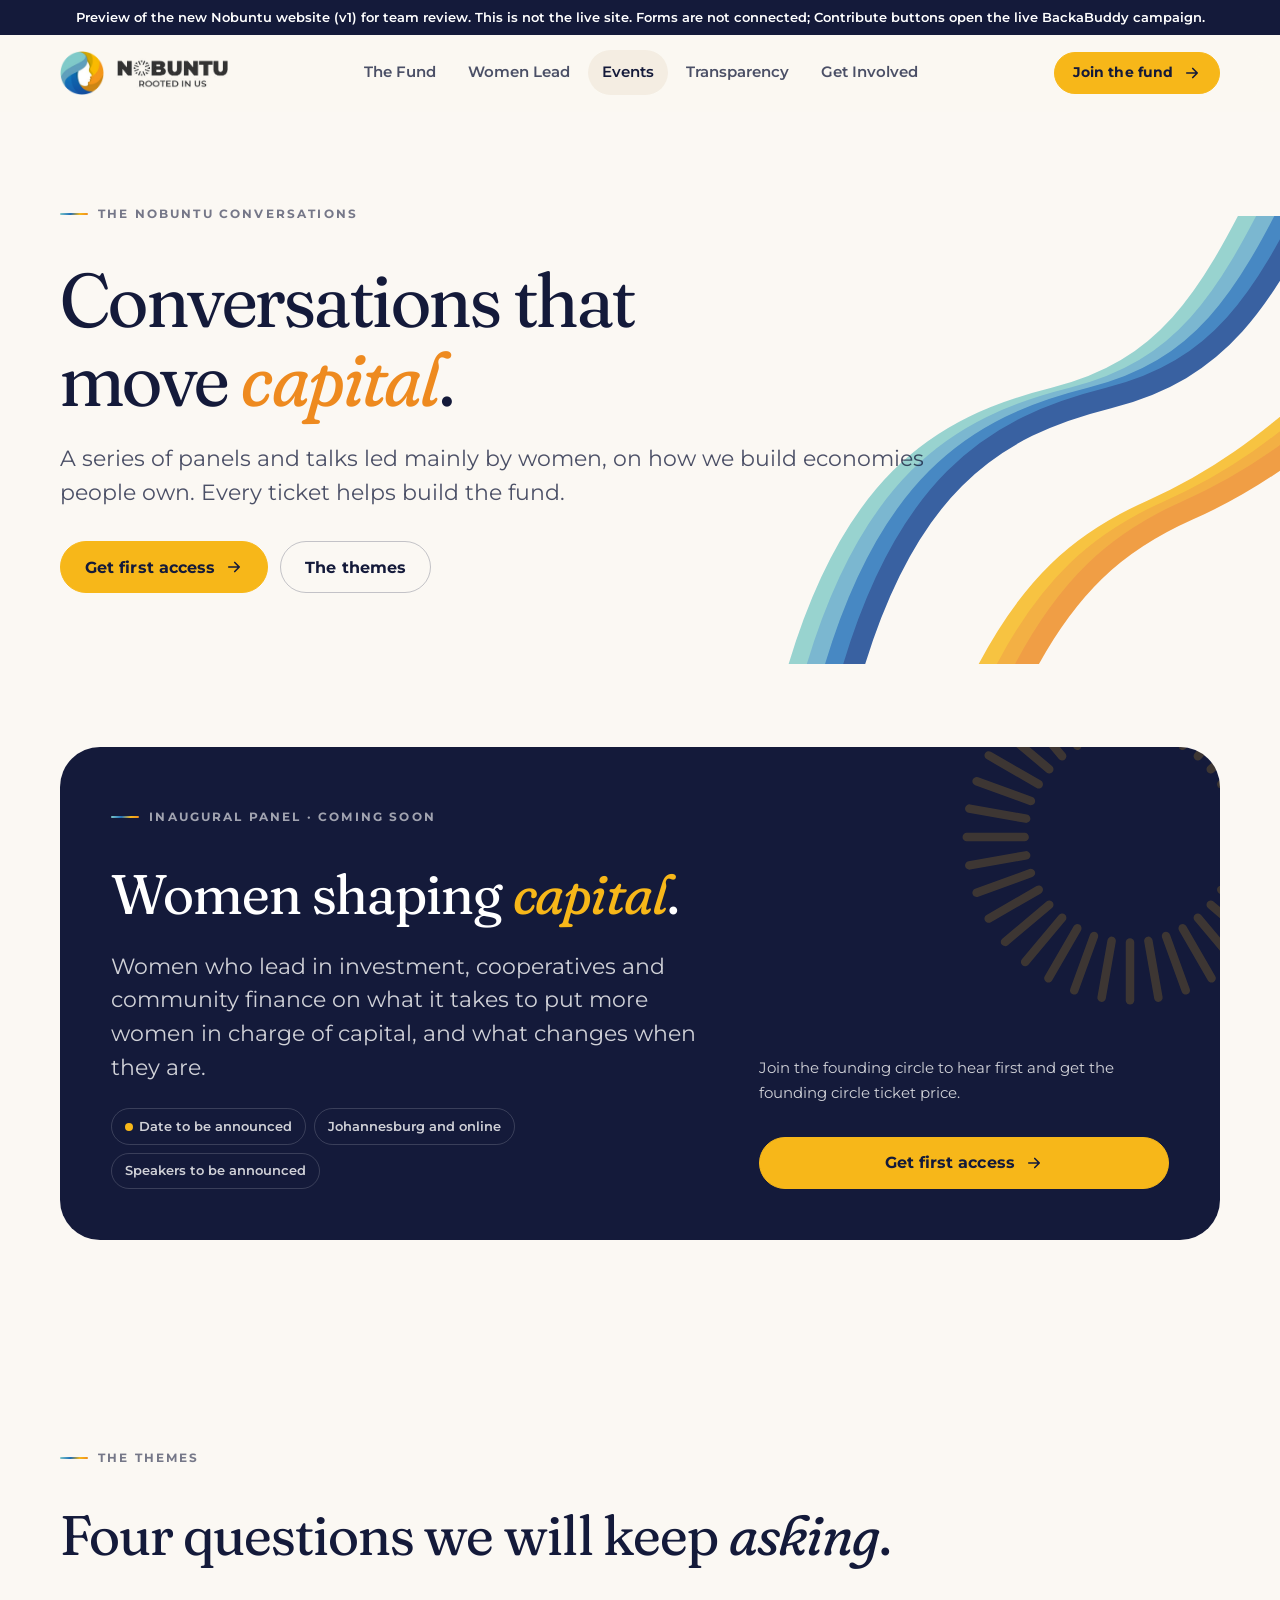
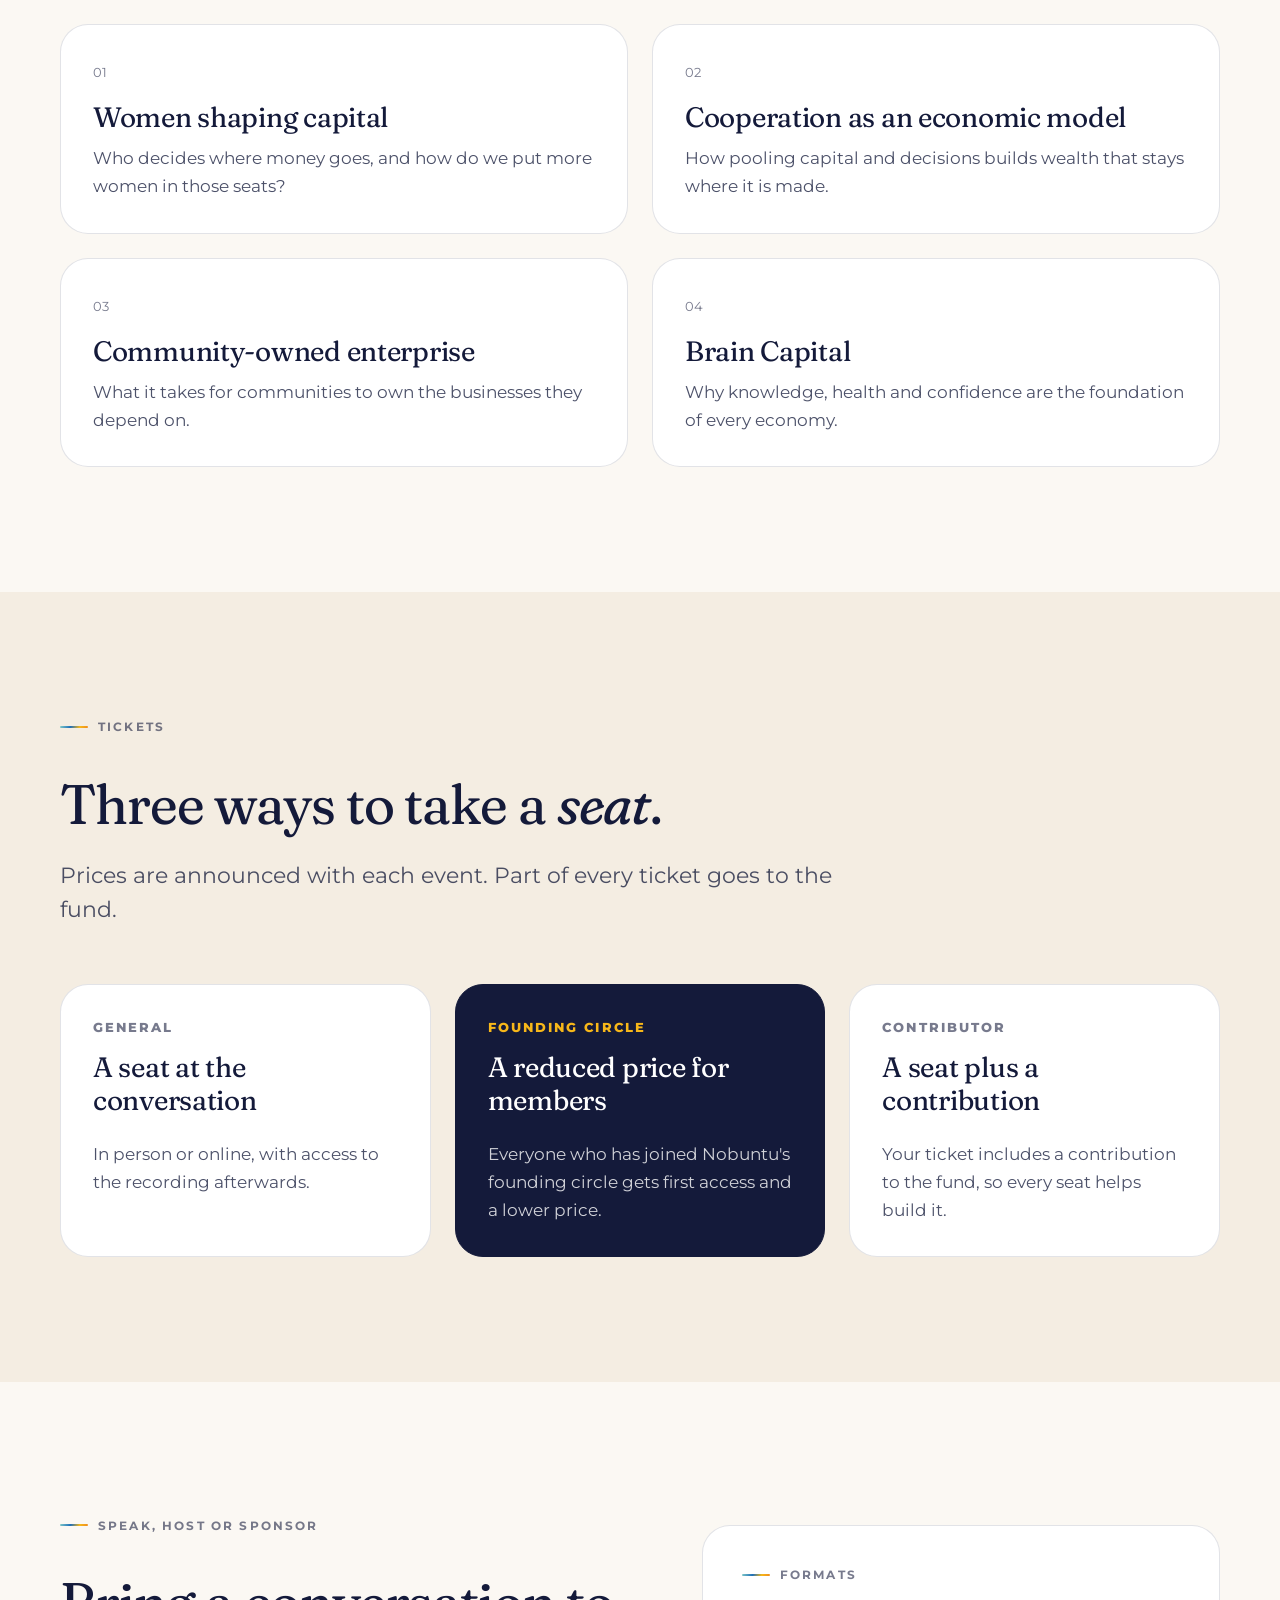
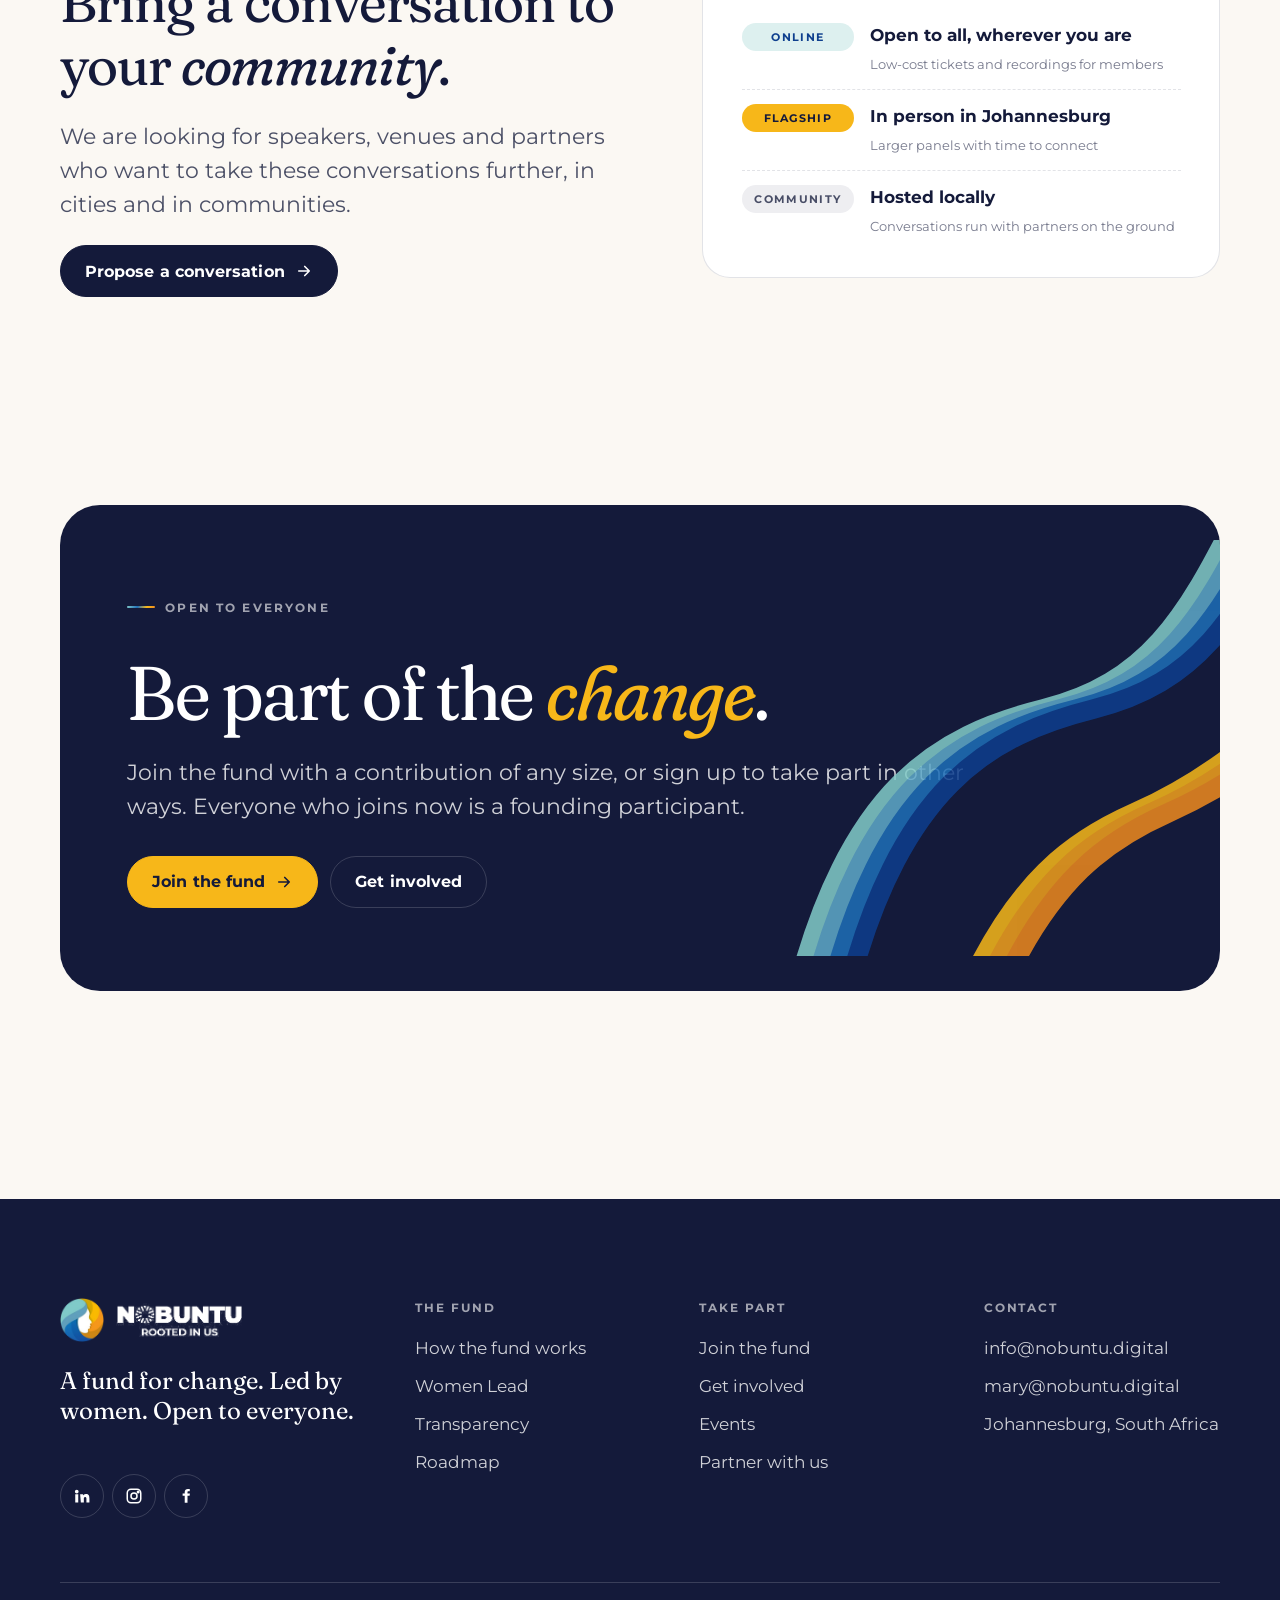
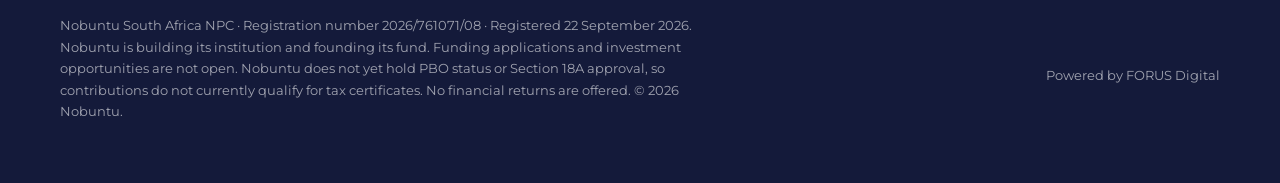
<file: events.html>
<!doctype html>
<html lang="en-ZA" class="no-js">
<head>
<meta charset="utf-8">
<meta name="viewport" content="width=device-width, initial-scale=1">
<title>Events · The Nobuntu Conversations</title>
<meta name="robots" content="noindex, nofollow">
<meta name="description" content="The Nobuntu Conversations: ticketed panels on women shaping capital, cooperation and community-owned enterprise. Get first access to the inaugural panel.">
<meta name="theme-color" content="#141A3A">
<meta property="og:type" content="website">
<meta property="og:site_name" content="Nobuntu">
<meta property="og:title" content="Events · The Nobuntu Conversations">
<meta property="og:description" content="The Nobuntu Conversations: ticketed panels on women shaping capital, cooperation and community-owned enterprise. Get first access to the inaugural panel.">
<meta property="og:url" content="https://nobuntu.digital/events.html">
<meta property="og:image" content="https://nobuntu.digital/assets/img/women-planning-1600.jpg">
<meta name="twitter:card" content="summary_large_image">
<link rel="icon" type="image/png" href="assets/img/nobuntu-mark.png">
<link rel="preconnect" href="https://fonts.googleapis.com">
<link rel="preconnect" href="https://fonts.gstatic.com" crossorigin>
<link href="https://fonts.googleapis.com/css2?family=Fraunces:ital,opsz,wght,SOFT,WONK@0,9..144,300..600,0..100,0..1;1,9..144,300..600,0..100,0..1&family=Montserrat:wght@400;500;600;700;800&display=swap" rel="stylesheet">
<link rel="stylesheet" href="assets/css/nobuntu.css">
<script type="application/ld+json">{"@context":"https://schema.org","@type":"NGO","name":"Nobuntu South Africa NPC","alternateName":"Nobuntu","url":"https://nobuntu.digital/","logo":"https://nobuntu.digital/assets/img/nobuntu-logo.png","email":"info@nobuntu.digital","address":{"@type":"PostalAddress","addressLocality":"Johannesburg","addressCountry":"ZA"},"sameAs":["https://www.facebook.com/profile.php?id=61595171391880","https://www.linkedin.com/company/the-nobuntu-fund","https://www.instagram.com/nobuntu_digital/"]}</script>
</head>

<body class="">
<div role="note" style="background:#141A3A;color:#FFFFFF;font:600 13px/1.45 Montserrat,system-ui,sans-serif;text-align:center;padding:8px 16px">Preview of the new Nobuntu website (v1) for team review. This is not the live site. Forms are not connected; Contribute buttons open the live BackaBuddy campaign.</div>
<a class="skip-link" href="#main">Skip to content</a>
<header class="site-header">
  <div class="container header-inner">
    <a class="brand" href="index.html" aria-label="Nobuntu home">
      <img class="mark" src="assets/img/nobuntu-mark.png" alt="" width="44" height="44">
      <img class="word" src="assets/img/nobuntu-wordmark-dark.png" alt="Nobuntu, rooted in us" width="112" height="30">
    </a>
    <nav class="nav" aria-label="Main">
      <ul>
        <li><a href="fund.html" data-nav="fund">The Fund</a></li>
        <li><a href="women-lead.html" data-nav="women">Women Lead</a></li>
        <li><a href="events.html" data-nav="events" aria-current="page">Events</a></li>
        <li><a href="transparency.html" data-nav="transparency">Transparency</a></li>
        <li><a href="get-involved.html" data-nav="involved">Get Involved</a></li>
      </ul>
    </nav>
    <a class="btn btn-sun btn-sm header-cta" href="join-the-fund.html">Join the fund <svg class="arrow" width="18" height="18" viewBox="0 0 24 24" fill="none" stroke="currentColor" stroke-width="2.2" stroke-linecap="round" stroke-linejoin="round" aria-hidden="true" focusable="false"><path d="M5 12h14M13 6l6 6-6 6"/></svg></a>
    <button class="menu-toggle" type="button" aria-expanded="false" aria-controls="mobile-nav"><span class="bars" aria-hidden="true"></span><span class="label">Menu</span></button>
  </div>
</header>
<div class="mobile-nav" id="mobile-nav">
  <nav aria-label="Mobile">
    <ul>
      <li><a class="m-link" href="fund.html" data-nav="fund">The Fund <svg class="arrow" width="18" height="18" viewBox="0 0 24 24" fill="none" stroke="currentColor" stroke-width="2.2" stroke-linecap="round" stroke-linejoin="round" aria-hidden="true" focusable="false"><path d="M5 12h14M13 6l6 6-6 6"/></svg></a></li>
      <li><a class="m-link" href="women-lead.html" data-nav="women">Women Lead <svg class="arrow" width="18" height="18" viewBox="0 0 24 24" fill="none" stroke="currentColor" stroke-width="2.2" stroke-linecap="round" stroke-linejoin="round" aria-hidden="true" focusable="false"><path d="M5 12h14M13 6l6 6-6 6"/></svg></a></li>
      <li><a class="m-link" href="events.html" data-nav="events" aria-current="page">Events <svg class="arrow" width="18" height="18" viewBox="0 0 24 24" fill="none" stroke="currentColor" stroke-width="2.2" stroke-linecap="round" stroke-linejoin="round" aria-hidden="true" focusable="false"><path d="M5 12h14M13 6l6 6-6 6"/></svg></a></li>
      <li><a class="m-link" href="transparency.html" data-nav="transparency">Transparency <svg class="arrow" width="18" height="18" viewBox="0 0 24 24" fill="none" stroke="currentColor" stroke-width="2.2" stroke-linecap="round" stroke-linejoin="round" aria-hidden="true" focusable="false"><path d="M5 12h14M13 6l6 6-6 6"/></svg></a></li>
      <li><a class="m-link" href="get-involved.html" data-nav="involved">Get Involved <svg class="arrow" width="18" height="18" viewBox="0 0 24 24" fill="none" stroke="currentColor" stroke-width="2.2" stroke-linecap="round" stroke-linejoin="round" aria-hidden="true" focusable="false"><path d="M5 12h14M13 6l6 6-6 6"/></svg></a></li>
    </ul>
    <div class="btn-row">
      <a class="btn btn-sun" href="join-the-fund.html">Join the fund <svg class="arrow" width="18" height="18" viewBox="0 0 24 24" fill="none" stroke="currentColor" stroke-width="2.2" stroke-linecap="round" stroke-linejoin="round" aria-hidden="true" focusable="false"><path d="M5 12h14M13 6l6 6-6 6"/></svg></a>
      <a class="btn btn-ghost" href="get-involved.html">Get involved</a>
    </div>
  </nav>
</div>

<main id="main">

<section class="page-hero">
  <svg class="ribbon" viewBox="0 0 800 640" aria-hidden="true" focusable="false"><g opacity=".9"><path d="M40 700 C 120 380, 260 300, 420 260 S 640 120, 720 -40" fill="none" stroke="#82CBC8" stroke-width="30" stroke-linecap="round"/><path d="M66 700 C 146 380, 286 300, 446 260 S 666 120, 746 -40" fill="none" stroke="#5FA9C9" stroke-width="30" stroke-linecap="round"/><path d="M92 700 C 172 380, 312 300, 472 260 S 692 120, 772 -40" fill="none" stroke="#1F6FB8" stroke-width="30" stroke-linecap="round"/><path d="M118 700 C 198 380, 338 300, 498 260 S 718 120, 798 -40" fill="none" stroke="#0E3F8E" stroke-width="30" stroke-linecap="round"/><path d="M300 700 C 380 520, 470 460, 560 420 S 720 330, 820 240" fill="none" stroke="#F7B719" stroke-width="30" stroke-linecap="round"/><path d="M326 700 C 406 520, 496 460, 586 420 S 746 330, 846 240" fill="none" stroke="#F2A01C" stroke-width="30" stroke-linecap="round"/><path d="M352 700 C 432 520, 522 460, 612 420 S 772 330, 872 240" fill="none" stroke="#EE8A1F" stroke-width="30" stroke-linecap="round"/></g></svg>
  <div class="container">
    <p class="eyebrow reveal">The Nobuntu Conversations</p>
    <h1 class="h1 reveal reveal-delay-1">Conversations that move <em class="accent-sun">capital</em>.</h1>
    <p class="lede reveal reveal-delay-2">A series of panels and talks led mainly by women, on how we build economies people own. Every ticket helps build the fund.</p>
    <div class="btn-row reveal reveal-delay-3">
      <a class="btn btn-sun" href="get-involved.html?interest=events">Get first access <svg class="arrow" width="18" height="18" viewBox="0 0 24 24" fill="none" stroke="currentColor" stroke-width="2.2" stroke-linecap="round" stroke-linejoin="round" aria-hidden="true" focusable="false"><path d="M5 12h14M13 6l6 6-6 6"/></svg></a>
      <a class="btn btn-ghost" href="#themes">The themes</a>
    </div>
  </div>
</section>

<section class="section-tight" aria-labelledby="next-title">
  <div class="container">
    <div class="event-card on-dark reveal">
      <svg class="sun-ring" viewBox="0 0 200 200" aria-hidden="true" focusable="false"><g stroke="currentColor" stroke-width="5" stroke-linecap="round"><line x1="162.0" y1="100.0" x2="196.0" y2="100.0"/><line x1="161.1" y1="110.8" x2="194.5" y2="116.7"/><line x1="158.3" y1="121.2" x2="190.2" y2="132.8"/><line x1="153.7" y1="131.0" x2="183.1" y2="148.0"/><line x1="147.5" y1="139.9" x2="173.5" y2="161.7"/><line x1="139.9" y1="147.5" x2="161.7" y2="173.5"/><line x1="131.0" y1="153.7" x2="148.0" y2="183.1"/><line x1="121.2" y1="158.3" x2="132.8" y2="190.2"/><line x1="110.8" y1="161.1" x2="116.7" y2="194.5"/><line x1="100.0" y1="162.0" x2="100.0" y2="196.0"/><line x1="89.2" y1="161.1" x2="83.3" y2="194.5"/><line x1="78.8" y1="158.3" x2="67.2" y2="190.2"/><line x1="69.0" y1="153.7" x2="52.0" y2="183.1"/><line x1="60.1" y1="147.5" x2="38.3" y2="173.5"/><line x1="52.5" y1="139.9" x2="26.5" y2="161.7"/><line x1="46.3" y1="131.0" x2="16.9" y2="148.0"/><line x1="41.7" y1="121.2" x2="9.8" y2="132.8"/><line x1="38.9" y1="110.8" x2="5.5" y2="116.7"/><line x1="38.0" y1="100.0" x2="4.0" y2="100.0"/><line x1="38.9" y1="89.2" x2="5.5" y2="83.3"/><line x1="41.7" y1="78.8" x2="9.8" y2="67.2"/><line x1="46.3" y1="69.0" x2="16.9" y2="52.0"/><line x1="52.5" y1="60.1" x2="26.5" y2="38.3"/><line x1="60.1" y1="52.5" x2="38.3" y2="26.5"/><line x1="69.0" y1="46.3" x2="52.0" y2="16.9"/><line x1="78.8" y1="41.7" x2="67.2" y2="9.8"/><line x1="89.2" y1="38.9" x2="83.3" y2="5.5"/><line x1="100.0" y1="38.0" x2="100.0" y2="4.0"/><line x1="110.8" y1="38.9" x2="116.7" y2="5.5"/><line x1="121.2" y1="41.7" x2="132.8" y2="9.8"/><line x1="131.0" y1="46.3" x2="148.0" y2="16.9"/><line x1="139.9" y1="52.5" x2="161.7" y2="26.5"/><line x1="147.5" y1="60.1" x2="173.5" y2="38.3"/><line x1="153.7" y1="69.0" x2="183.1" y2="52.0"/><line x1="158.3" y1="78.8" x2="190.2" y2="67.2"/><line x1="161.1" y1="89.2" x2="194.5" y2="83.3"/></g></svg>
      <div>
        <p class="eyebrow">Inaugural panel · Coming soon</p>
        <h2 class="h2 mt-3" id="next-title">Women shaping <em class="accent-sun">capital</em>.</h2>
        <p class="lede mt-3">Women who lead in investment, cooperatives and community finance on what it takes to put more women in charge of capital, and what changes when they are.</p>
        <div class="event-meta">
          <span class="pill"><span class="dot"></span>Date to be announced</span>
          <span class="pill">Johannesburg and online</span>
          <span class="pill">Speakers to be announced</span>
        </div>
      </div>
      <div class="stack-sm">
        <p class="on-dark-soft small" style="color: var(--on-dark-soft)">Join the founding circle to hear first and get the founding circle ticket price.</p>
        <a class="btn btn-sun btn-block" href="get-involved.html?interest=events">Get first access <svg class="arrow" width="18" height="18" viewBox="0 0 24 24" fill="none" stroke="currentColor" stroke-width="2.2" stroke-linecap="round" stroke-linejoin="round" aria-hidden="true" focusable="false"><path d="M5 12h14M13 6l6 6-6 6"/></svg></a>
      </div>
    </div>
  </div>
</section>

<section class="section" id="themes" aria-labelledby="themes-title">
  <div class="container">
    <div class="section-head">
      <p class="eyebrow">The themes</p>
      <h2 class="h2" id="themes-title">Four questions we will keep <em>asking</em>.</h2>
    </div>
    <div class="grid grid-2">
      <div class="card reveal"><span class="micro">01</span><h3 class="h3 mt-2">Women shaping capital</h3><p>Who decides where money goes, and how do we put more women in those seats?</p></div>
      <div class="card reveal reveal-delay-1"><span class="micro">02</span><h3 class="h3 mt-2">Cooperation as an economic model</h3><p>How pooling capital and decisions builds wealth that stays where it is made.</p></div>
      <div class="card reveal"><span class="micro">03</span><h3 class="h3 mt-2">Community-owned enterprise</h3><p>What it takes for communities to own the businesses they depend on.</p></div>
      <div class="card reveal reveal-delay-1"><span class="micro">04</span><h3 class="h3 mt-2">Brain Capital</h3><p>Why knowledge, health and confidence are the foundation of every economy.</p></div>
    </div>
  </div>
</section>

<section class="section bg-sand" aria-labelledby="tickets-title">
  <div class="container">
    <div class="section-head">
      <p class="eyebrow">Tickets</p>
      <h2 class="h2" id="tickets-title">Three ways to take a <em>seat</em>.</h2>
      <p class="lede">Prices are announced with each event. Part of every ticket goes to the fund.</p>
    </div>
    <div class="grid grid-3">
      <div class="card tier reveal"><span class="tier-name">General</span><h3 class="h3">A seat at the conversation</h3><p>In person or online, with access to the recording afterwards.</p></div>
      <div class="card tier featured reveal reveal-delay-1"><span class="tier-name">Founding circle</span><h3 class="h3">A reduced price for members</h3><p>Everyone who has joined Nobuntu's founding circle gets first access and a lower price.</p></div>
      <div class="card tier reveal reveal-delay-2"><span class="tier-name">Contributor</span><h3 class="h3">A seat plus a contribution</h3><p>Your ticket includes a contribution to the fund, so every seat helps build it.</p></div>
    </div>
  </div>
</section>

<section class="section" aria-labelledby="host-title">
  <div class="container">
    <div class="split">
      <div class="stack reveal">
        <p class="eyebrow">Speak, host or sponsor</p>
        <h2 class="h2" id="host-title">Bring a conversation to your <em>community</em>.</h2>
        <p class="lede">We are looking for speakers, venues and partners who want to take these conversations further, in cities and in communities.</p>
        <div class="btn-row">
          <a class="btn" href="get-involved.html?interest=speak">Propose a conversation <svg class="arrow" width="18" height="18" viewBox="0 0 24 24" fill="none" stroke="currentColor" stroke-width="2.2" stroke-linecap="round" stroke-linejoin="round" aria-hidden="true" focusable="false"><path d="M5 12h14M13 6l6 6-6 6"/></svg></a>
        </div>
      </div>
      <div class="status-panel reveal reveal-delay-1">
        <p class="eyebrow">Formats</p>
        <ul class="status-list">
          <li><span class="badge done">Online</span><span><strong>Open to all, wherever you are</strong><br><span class="micro">Low-cost tickets and recordings for members</span></span></li>
          <li><span class="badge now">Flagship</span><span><strong>In person in Johannesburg</strong><br><span class="micro">Larger panels with time to connect</span></span></li>
          <li><span class="badge next">Community</span><span><strong>Hosted locally</strong><br><span class="micro">Conversations run with partners on the ground</span></span></li>
        </ul>
      </div>
    </div>
  </div>
</section>

<section class="section-tight" aria-labelledby="cta-title">
  <div class="container">
    <div class="cta-band on-dark reveal">
      <div class="cta-art"><svg class="ribbon" viewBox="0 0 800 640" aria-hidden="true" focusable="false"><g opacity=".9"><path d="M40 700 C 120 380, 260 300, 420 260 S 640 120, 720 -40" fill="none" stroke="#82CBC8" stroke-width="30" stroke-linecap="round"/><path d="M66 700 C 146 380, 286 300, 446 260 S 666 120, 746 -40" fill="none" stroke="#5FA9C9" stroke-width="30" stroke-linecap="round"/><path d="M92 700 C 172 380, 312 300, 472 260 S 692 120, 772 -40" fill="none" stroke="#1F6FB8" stroke-width="30" stroke-linecap="round"/><path d="M118 700 C 198 380, 338 300, 498 260 S 718 120, 798 -40" fill="none" stroke="#0E3F8E" stroke-width="30" stroke-linecap="round"/><path d="M300 700 C 380 520, 470 460, 560 420 S 720 330, 820 240" fill="none" stroke="#F7B719" stroke-width="30" stroke-linecap="round"/><path d="M326 700 C 406 520, 496 460, 586 420 S 746 330, 846 240" fill="none" stroke="#F2A01C" stroke-width="30" stroke-linecap="round"/><path d="M352 700 C 432 520, 522 460, 612 420 S 772 330, 872 240" fill="none" stroke="#EE8A1F" stroke-width="30" stroke-linecap="round"/></g></svg></div>
      <p class="eyebrow">Open to everyone</p>
      <h2 class="h1 mt-3" id="cta-title">Be part of the <em class="accent-sun">change</em>.</h2>
      <p class="lede">Join the fund with a contribution of any size, or sign up to take part in other ways. Everyone who joins now is a founding participant.</p>
      <div class="btn-row">
        <a class="btn btn-sun" href="join-the-fund.html">Join the fund <svg class="arrow" width="18" height="18" viewBox="0 0 24 24" fill="none" stroke="currentColor" stroke-width="2.2" stroke-linecap="round" stroke-linejoin="round" aria-hidden="true" focusable="false"><path d="M5 12h14M13 6l6 6-6 6"/></svg></a>
        <a class="btn btn-ghost" href="get-involved.html">Get involved</a>
      </div>
    </div>
  </div>
</section>


</main>
<footer class="site-footer on-dark">
  <div class="container">
    <div class="footer-top">
      <div class="footer-brand">
        <a class="brand" href="index.html" aria-label="Nobuntu home">
          <img class="mark" src="assets/img/nobuntu-mark.png" alt="" width="44" height="44">
          <img class="word" src="assets/img/nobuntu-wordmark-white.png" alt="Nobuntu, rooted in us" width="127" height="34">
        </a>
        <p class="footer-line">A fund for change. Led by women. Open to everyone.</p>
        <div class="socials">
          <a href="https://www.linkedin.com/company/the-nobuntu-fund" aria-label="Nobuntu on LinkedIn" rel="noopener"><svg viewBox="0 0 24 24" fill="currentColor" aria-hidden="true"><path d="M4.98 3.5a2.5 2.5 0 1 1 0 5 2.5 2.5 0 0 1 0-5zM3 9.75h4v11H3zM9.5 9.75h3.8v1.5h.05c.53-1 1.83-2.05 3.77-2.05 4.03 0 4.78 2.65 4.78 6.1v5.45h-4v-4.83c0-1.15-.02-2.63-1.6-2.63-1.6 0-1.85 1.25-1.85 2.55v4.91h-4z"/></svg></a>
          <a href="https://www.instagram.com/nobuntu_digital/" aria-label="Nobuntu on Instagram" rel="noopener"><svg viewBox="0 0 24 24" fill="none" stroke="currentColor" stroke-width="2" aria-hidden="true"><rect x="3" y="3" width="18" height="18" rx="5"/><circle cx="12" cy="12" r="4"/><circle cx="17.5" cy="6.5" r="1" fill="currentColor"/></svg></a>
          <a href="https://www.facebook.com/profile.php?id=61595171391880" aria-label="Nobuntu on Facebook" rel="noopener"><svg viewBox="0 0 24 24" fill="currentColor" aria-hidden="true"><path d="M14 8.5V6.8c0-.8.2-1.3 1.4-1.3H17V2.6c-.3 0-1.3-.1-2.5-.1-2.5 0-4.2 1.5-4.2 4.3v1.7H7.5v3.2h2.8V21h3.7v-9.3h2.8l.4-3.2z"/></svg></a>
        </div>
      </div>
      <div class="footer-col">
        <h3>The fund</h3>
        <ul>
          <li><a href="fund.html">How the fund works</a></li>
          <li><a href="women-lead.html">Women Lead</a></li>
          <li><a href="transparency.html">Transparency</a></li>
          <li><a href="transparency.html#roadmap">Roadmap</a></li>
        </ul>
      </div>
      <div class="footer-col">
        <h3>Take part</h3>
        <ul>
          <li><a href="join-the-fund.html">Join the fund</a></li>
          <li><a href="get-involved.html">Get involved</a></li>
          <li><a href="events.html">Events</a></li>
          <li><a href="join-the-fund.html#partners">Partner with us</a></li>
        </ul>
      </div>
      <div class="footer-col">
        <h3>Contact</h3>
        <ul>
          <li><a href="mailto:info@nobuntu.digital">info@nobuntu.digital</a></li>
          <li><a href="mailto:mary@nobuntu.digital">mary@nobuntu.digital</a></li>
          <li>Johannesburg, South Africa</li>
        </ul>
      </div>
    </div>
    <div class="footer-legal">
      <p>Nobuntu South Africa NPC · Registration number 2026/761071/08 · Registered 22 September 2026. Nobuntu is building its institution and founding its fund. Funding applications and investment opportunities are not open. Nobuntu does not yet hold PBO status or Section 18A approval, so contributions do not currently qualify for tax certificates. No financial returns are offered. © <span data-year>2026</span> Nobuntu.</p>
      <p class="powered">Powered by FORUS Digital</p>
    </div>
  </div>
</footer>
<script src="assets/js/site.js" defer></script>

</body>
</html>
</file>
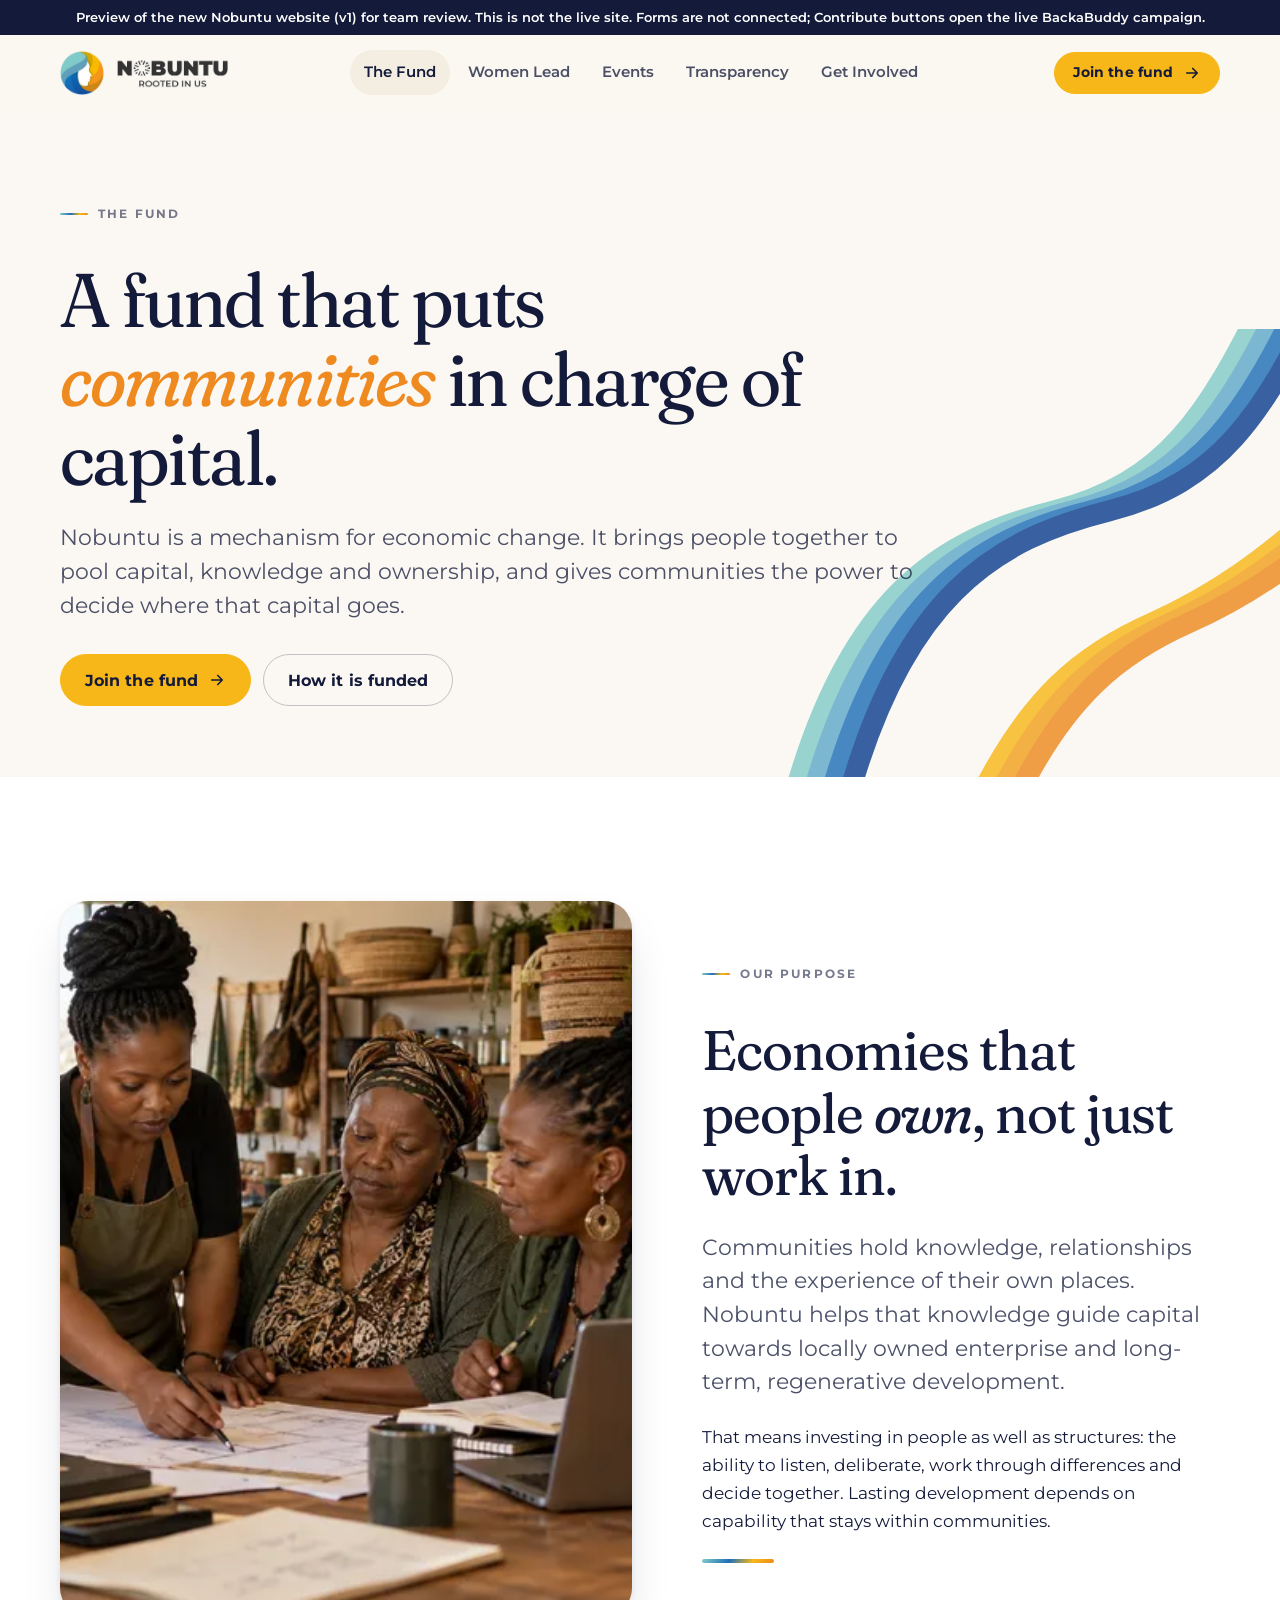
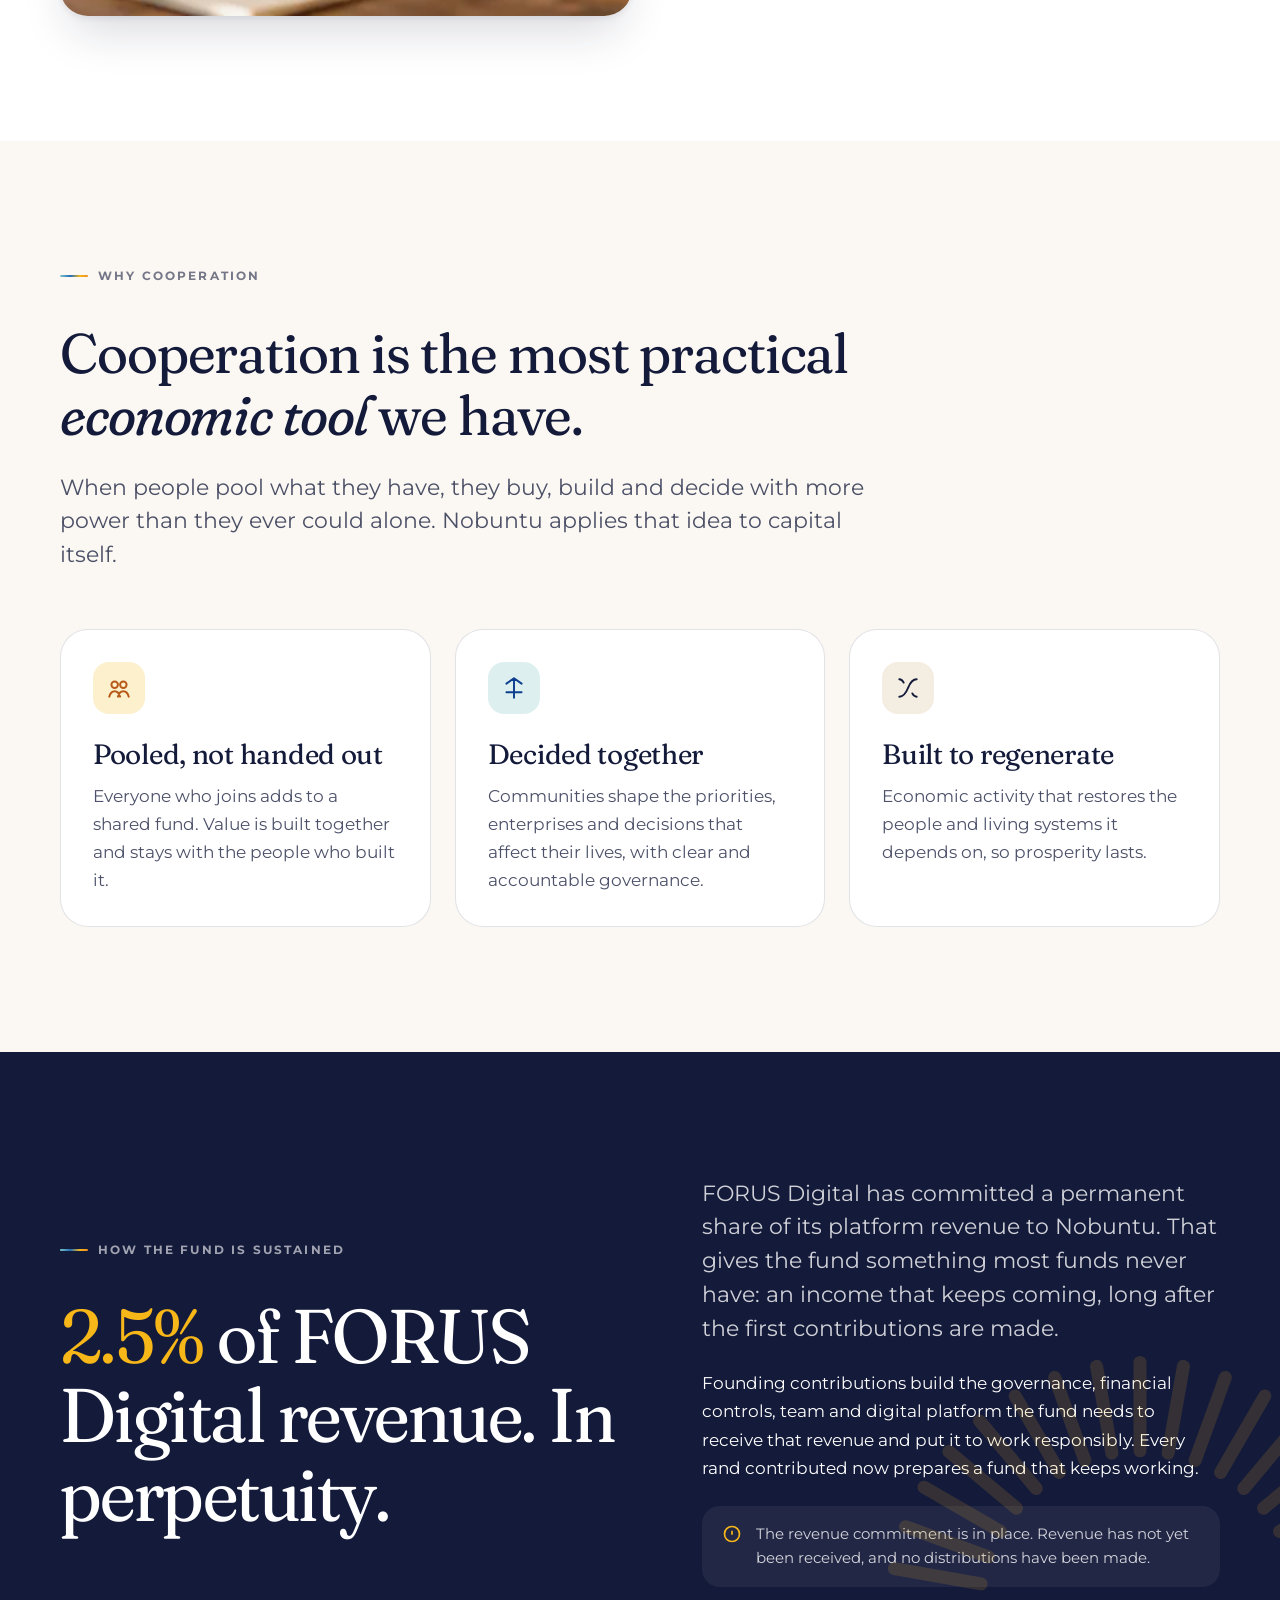
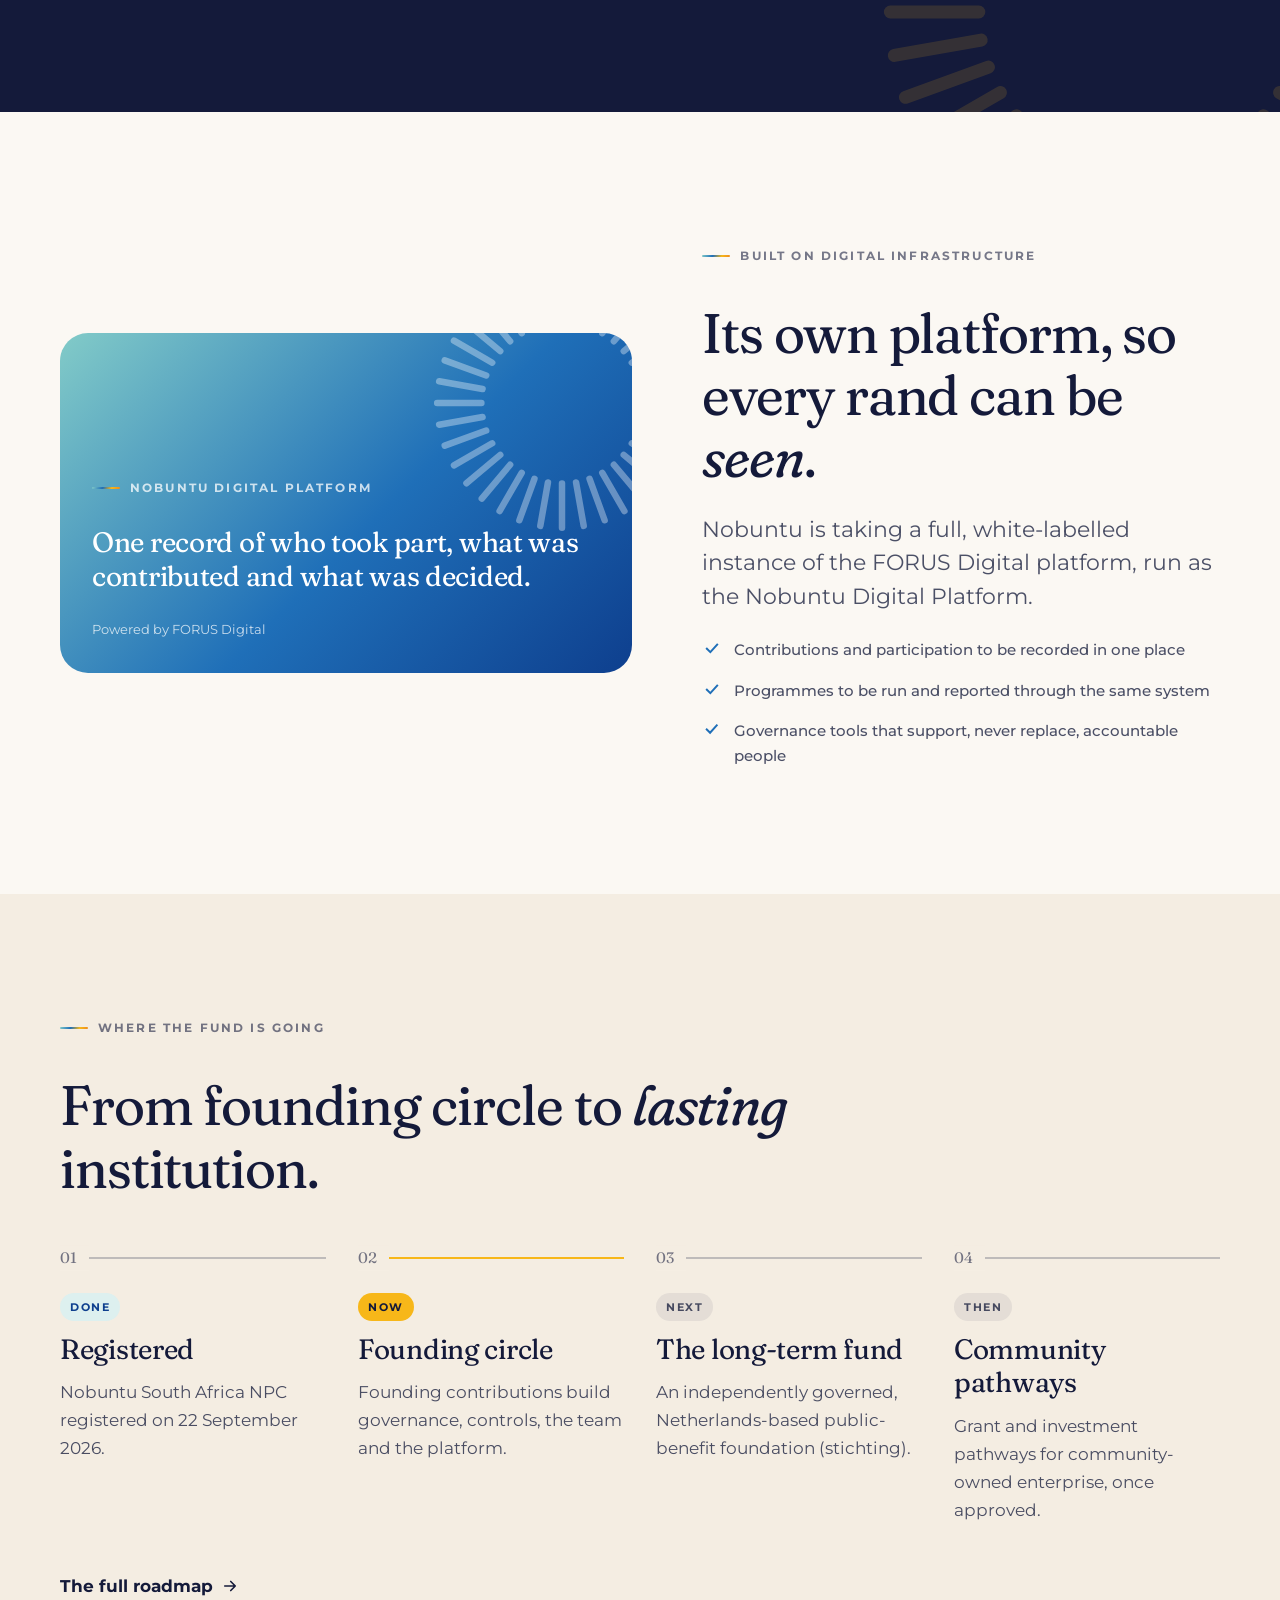
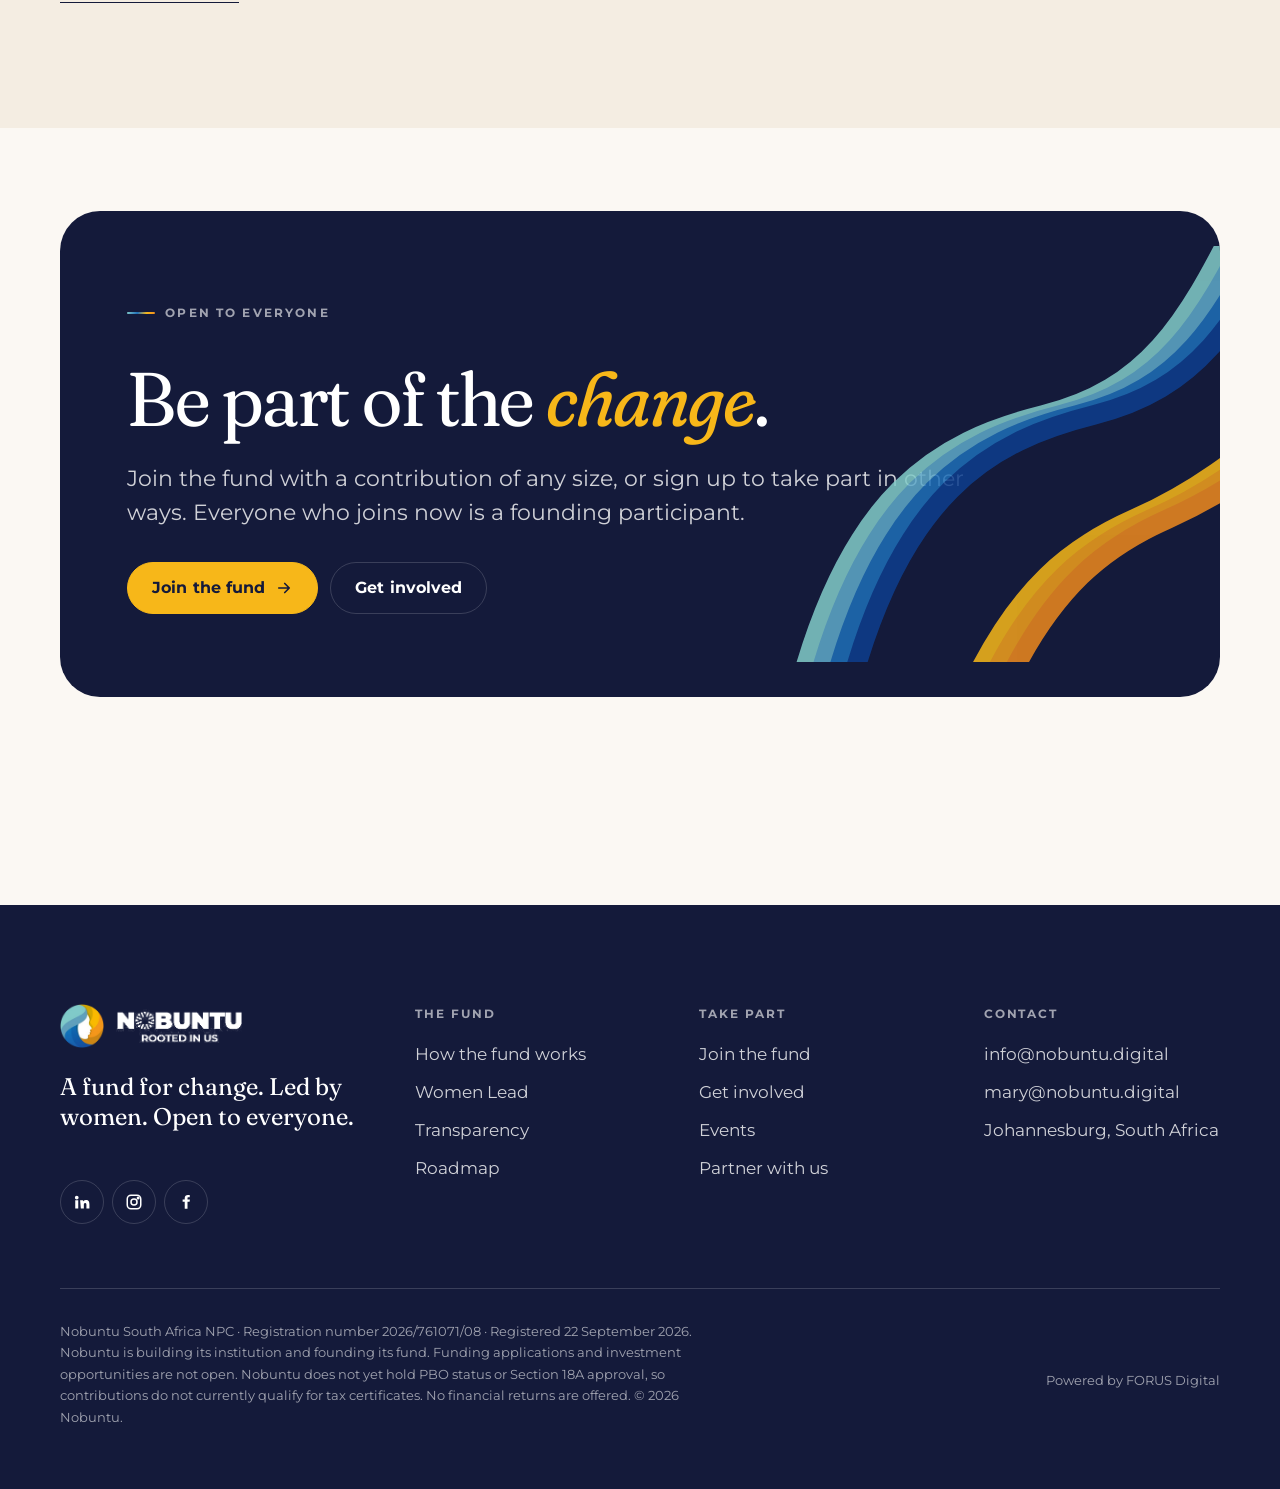
<file: fund.html>
<!doctype html>
<html lang="en-ZA" class="no-js">
<head>
<meta charset="utf-8">
<meta name="viewport" content="width=device-width, initial-scale=1">
<title>The Fund · Nobuntu</title>
<meta name="robots" content="noindex, nofollow">
<meta name="description" content="How the Nobuntu Fund works: a woman-led fund for economic change, built on cooperation and backed by 2.5% of FORUS Digital revenue in perpetuity.">
<meta name="theme-color" content="#141A3A">
<meta property="og:type" content="website">
<meta property="og:site_name" content="Nobuntu">
<meta property="og:title" content="The Fund · Nobuntu">
<meta property="og:description" content="How the Nobuntu Fund works: a woman-led fund for economic change, built on cooperation and backed by 2.5% of FORUS Digital revenue in perpetuity.">
<meta property="og:url" content="https://nobuntu.digital/fund.html">
<meta property="og:image" content="https://nobuntu.digital/assets/img/women-planning-1600.jpg">
<meta name="twitter:card" content="summary_large_image">
<link rel="icon" type="image/png" href="assets/img/nobuntu-mark.png">
<link rel="preconnect" href="https://fonts.googleapis.com">
<link rel="preconnect" href="https://fonts.gstatic.com" crossorigin>
<link href="https://fonts.googleapis.com/css2?family=Fraunces:ital,opsz,wght,SOFT,WONK@0,9..144,300..600,0..100,0..1;1,9..144,300..600,0..100,0..1&family=Montserrat:wght@400;500;600;700;800&display=swap" rel="stylesheet">
<link rel="stylesheet" href="assets/css/nobuntu.css">
<script type="application/ld+json">{"@context":"https://schema.org","@type":"NGO","name":"Nobuntu South Africa NPC","alternateName":"Nobuntu","url":"https://nobuntu.digital/","logo":"https://nobuntu.digital/assets/img/nobuntu-logo.png","email":"info@nobuntu.digital","address":{"@type":"PostalAddress","addressLocality":"Johannesburg","addressCountry":"ZA"},"sameAs":["https://www.facebook.com/profile.php?id=61595171391880","https://www.linkedin.com/company/the-nobuntu-fund","https://www.instagram.com/nobuntu_digital/"]}</script>
</head>

<body class="">
<div role="note" style="background:#141A3A;color:#FFFFFF;font:600 13px/1.45 Montserrat,system-ui,sans-serif;text-align:center;padding:8px 16px">Preview of the new Nobuntu website (v1) for team review. This is not the live site. Forms are not connected; Contribute buttons open the live BackaBuddy campaign.</div>
<a class="skip-link" href="#main">Skip to content</a>
<header class="site-header">
  <div class="container header-inner">
    <a class="brand" href="index.html" aria-label="Nobuntu home">
      <img class="mark" src="assets/img/nobuntu-mark.png" alt="" width="44" height="44">
      <img class="word" src="assets/img/nobuntu-wordmark-dark.png" alt="Nobuntu, rooted in us" width="112" height="30">
    </a>
    <nav class="nav" aria-label="Main">
      <ul>
        <li><a href="fund.html" data-nav="fund" aria-current="page">The Fund</a></li>
        <li><a href="women-lead.html" data-nav="women">Women Lead</a></li>
        <li><a href="events.html" data-nav="events">Events</a></li>
        <li><a href="transparency.html" data-nav="transparency">Transparency</a></li>
        <li><a href="get-involved.html" data-nav="involved">Get Involved</a></li>
      </ul>
    </nav>
    <a class="btn btn-sun btn-sm header-cta" href="join-the-fund.html">Join the fund <svg class="arrow" width="18" height="18" viewBox="0 0 24 24" fill="none" stroke="currentColor" stroke-width="2.2" stroke-linecap="round" stroke-linejoin="round" aria-hidden="true" focusable="false"><path d="M5 12h14M13 6l6 6-6 6"/></svg></a>
    <button class="menu-toggle" type="button" aria-expanded="false" aria-controls="mobile-nav"><span class="bars" aria-hidden="true"></span><span class="label">Menu</span></button>
  </div>
</header>
<div class="mobile-nav" id="mobile-nav">
  <nav aria-label="Mobile">
    <ul>
      <li><a class="m-link" href="fund.html" data-nav="fund" aria-current="page">The Fund <svg class="arrow" width="18" height="18" viewBox="0 0 24 24" fill="none" stroke="currentColor" stroke-width="2.2" stroke-linecap="round" stroke-linejoin="round" aria-hidden="true" focusable="false"><path d="M5 12h14M13 6l6 6-6 6"/></svg></a></li>
      <li><a class="m-link" href="women-lead.html" data-nav="women">Women Lead <svg class="arrow" width="18" height="18" viewBox="0 0 24 24" fill="none" stroke="currentColor" stroke-width="2.2" stroke-linecap="round" stroke-linejoin="round" aria-hidden="true" focusable="false"><path d="M5 12h14M13 6l6 6-6 6"/></svg></a></li>
      <li><a class="m-link" href="events.html" data-nav="events">Events <svg class="arrow" width="18" height="18" viewBox="0 0 24 24" fill="none" stroke="currentColor" stroke-width="2.2" stroke-linecap="round" stroke-linejoin="round" aria-hidden="true" focusable="false"><path d="M5 12h14M13 6l6 6-6 6"/></svg></a></li>
      <li><a class="m-link" href="transparency.html" data-nav="transparency">Transparency <svg class="arrow" width="18" height="18" viewBox="0 0 24 24" fill="none" stroke="currentColor" stroke-width="2.2" stroke-linecap="round" stroke-linejoin="round" aria-hidden="true" focusable="false"><path d="M5 12h14M13 6l6 6-6 6"/></svg></a></li>
      <li><a class="m-link" href="get-involved.html" data-nav="involved">Get Involved <svg class="arrow" width="18" height="18" viewBox="0 0 24 24" fill="none" stroke="currentColor" stroke-width="2.2" stroke-linecap="round" stroke-linejoin="round" aria-hidden="true" focusable="false"><path d="M5 12h14M13 6l6 6-6 6"/></svg></a></li>
    </ul>
    <div class="btn-row">
      <a class="btn btn-sun" href="join-the-fund.html">Join the fund <svg class="arrow" width="18" height="18" viewBox="0 0 24 24" fill="none" stroke="currentColor" stroke-width="2.2" stroke-linecap="round" stroke-linejoin="round" aria-hidden="true" focusable="false"><path d="M5 12h14M13 6l6 6-6 6"/></svg></a>
      <a class="btn btn-ghost" href="get-involved.html">Get involved</a>
    </div>
  </nav>
</div>

<main id="main">

<section class="page-hero">
  <svg class="ribbon" viewBox="0 0 800 640" aria-hidden="true" focusable="false"><g opacity=".9"><path d="M40 700 C 120 380, 260 300, 420 260 S 640 120, 720 -40" fill="none" stroke="#82CBC8" stroke-width="30" stroke-linecap="round"/><path d="M66 700 C 146 380, 286 300, 446 260 S 666 120, 746 -40" fill="none" stroke="#5FA9C9" stroke-width="30" stroke-linecap="round"/><path d="M92 700 C 172 380, 312 300, 472 260 S 692 120, 772 -40" fill="none" stroke="#1F6FB8" stroke-width="30" stroke-linecap="round"/><path d="M118 700 C 198 380, 338 300, 498 260 S 718 120, 798 -40" fill="none" stroke="#0E3F8E" stroke-width="30" stroke-linecap="round"/><path d="M300 700 C 380 520, 470 460, 560 420 S 720 330, 820 240" fill="none" stroke="#F7B719" stroke-width="30" stroke-linecap="round"/><path d="M326 700 C 406 520, 496 460, 586 420 S 746 330, 846 240" fill="none" stroke="#F2A01C" stroke-width="30" stroke-linecap="round"/><path d="M352 700 C 432 520, 522 460, 612 420 S 772 330, 872 240" fill="none" stroke="#EE8A1F" stroke-width="30" stroke-linecap="round"/></g></svg>
  <div class="container">
    <p class="eyebrow reveal">The Fund</p>
    <h1 class="h1 reveal reveal-delay-1">A fund that puts <em class="accent-sun">communities</em> in charge of capital.</h1>
    <p class="lede reveal reveal-delay-2">Nobuntu is a mechanism for economic change. It brings people together to pool capital, knowledge and ownership, and gives communities the power to decide where that capital goes.</p>
    <div class="btn-row reveal reveal-delay-3">
      <a class="btn btn-sun" href="join-the-fund.html">Join the fund <svg class="arrow" width="18" height="18" viewBox="0 0 24 24" fill="none" stroke="currentColor" stroke-width="2.2" stroke-linecap="round" stroke-linejoin="round" aria-hidden="true" focusable="false"><path d="M5 12h14M13 6l6 6-6 6"/></svg></a>
      <a class="btn btn-ghost" href="#revenue">How it is funded</a>
    </div>
  </div>
</section>

<section class="section bg-white" aria-labelledby="purpose-title">
  <div class="container">
    <div class="split">
      <div class="frame tall reveal">
        <picture>
          <source type="image/webp" srcset="assets/img/women-planning-900.webp 900w, assets/img/women-planning-1600.webp 1600w" sizes="(min-width: 960px) 560px, 100vw">
          <img src="assets/img/women-planning-900.jpg" alt="Women working through plans together at a shared table" width="900" height="450" loading="lazy" style="object-position: 78% 50%">
        </picture>
      </div>
      <div class="stack reveal reveal-delay-1">
        <p class="eyebrow">Our purpose</p>
        <h2 class="h2" id="purpose-title">Economies that people <em>own</em>, not just work in.</h2>
        <p class="lede">Communities hold knowledge, relationships and the experience of their own places. Nobuntu helps that knowledge guide capital towards locally owned enterprise and long-term, regenerative development.</p>
        <p>That means investing in people as well as structures: the ability to listen, deliberate, work through differences and decide together. Lasting development depends on capability that stays within communities.</p>
        <div class="divider-mark"></div>
      </div>
    </div>
  </div>
</section>

<section class="section" aria-labelledby="coop-title">
  <div class="container">
    <div class="section-head">
      <p class="eyebrow">Why cooperation</p>
      <h2 class="h2" id="coop-title">Cooperation is the most practical <em>economic tool</em> we have.</h2>
      <p class="lede">When people pool what they have, they buy, build and decide with more power than they ever could alone. Nobuntu applies that idea to capital itself.</p>
    </div>
    <div class="grid grid-3">
      <div class="card reveal">
        <div class="icon-chip sun"><svg viewBox="0 0 24 24" fill="none" stroke="currentColor" stroke-width="1.8" stroke-linecap="round" stroke-linejoin="round" aria-hidden="true"><circle cx="8" cy="9" r="3"/><circle cx="16" cy="9" r="3"/><path d="M3 20c.8-3 2.8-5 5-5s4.2 2 5 5M11 20c.8-3 2.8-5 5-5s4.2 2 5 5"/></svg></div>
        <h3 class="h3">Pooled, not handed out</h3>
        <p>Everyone who joins adds to a shared fund. Value is built together and stays with the people who built it.</p>
      </div>
      <div class="card reveal reveal-delay-1">
        <div class="icon-chip sea"><svg viewBox="0 0 24 24" fill="none" stroke="currentColor" stroke-width="1.8" stroke-linecap="round" stroke-linejoin="round" aria-hidden="true"><path d="M12 3v18M5 8l7-5 7 5M5 16h14"/></svg></div>
        <h3 class="h3">Decided together</h3>
        <p>Communities shape the priorities, enterprises and decisions that affect their lives, with clear and accountable governance.</p>
      </div>
      <div class="card reveal reveal-delay-2">
        <div class="icon-chip"><svg viewBox="0 0 24 24" fill="none" stroke="currentColor" stroke-width="1.8" stroke-linecap="round" stroke-linejoin="round" aria-hidden="true"><path d="M4 20c4 0 6-3 8-8s4-8 8-8"/><path d="M4 4c2 0 3 1 4 3"/><path d="M16 17c1 2 2 3 4 3"/></svg></div>
        <h3 class="h3">Built to regenerate</h3>
        <p>Economic activity that restores the people and living systems it depends on, so prosperity lasts.</p>
      </div>
    </div>
  </div>
</section>

<section class="section bg-ink on-dark statement" id="revenue" aria-labelledby="revenue-title">
  <svg class="sun-ring" viewBox="0 0 200 200" aria-hidden="true" focusable="false"><g stroke="currentColor" stroke-width="5" stroke-linecap="round"><line x1="162.0" y1="100.0" x2="196.0" y2="100.0"/><line x1="161.1" y1="110.8" x2="194.5" y2="116.7"/><line x1="158.3" y1="121.2" x2="190.2" y2="132.8"/><line x1="153.7" y1="131.0" x2="183.1" y2="148.0"/><line x1="147.5" y1="139.9" x2="173.5" y2="161.7"/><line x1="139.9" y1="147.5" x2="161.7" y2="173.5"/><line x1="131.0" y1="153.7" x2="148.0" y2="183.1"/><line x1="121.2" y1="158.3" x2="132.8" y2="190.2"/><line x1="110.8" y1="161.1" x2="116.7" y2="194.5"/><line x1="100.0" y1="162.0" x2="100.0" y2="196.0"/><line x1="89.2" y1="161.1" x2="83.3" y2="194.5"/><line x1="78.8" y1="158.3" x2="67.2" y2="190.2"/><line x1="69.0" y1="153.7" x2="52.0" y2="183.1"/><line x1="60.1" y1="147.5" x2="38.3" y2="173.5"/><line x1="52.5" y1="139.9" x2="26.5" y2="161.7"/><line x1="46.3" y1="131.0" x2="16.9" y2="148.0"/><line x1="41.7" y1="121.2" x2="9.8" y2="132.8"/><line x1="38.9" y1="110.8" x2="5.5" y2="116.7"/><line x1="38.0" y1="100.0" x2="4.0" y2="100.0"/><line x1="38.9" y1="89.2" x2="5.5" y2="83.3"/><line x1="41.7" y1="78.8" x2="9.8" y2="67.2"/><line x1="46.3" y1="69.0" x2="16.9" y2="52.0"/><line x1="52.5" y1="60.1" x2="26.5" y2="38.3"/><line x1="60.1" y1="52.5" x2="38.3" y2="26.5"/><line x1="69.0" y1="46.3" x2="52.0" y2="16.9"/><line x1="78.8" y1="41.7" x2="67.2" y2="9.8"/><line x1="89.2" y1="38.9" x2="83.3" y2="5.5"/><line x1="100.0" y1="38.0" x2="100.0" y2="4.0"/><line x1="110.8" y1="38.9" x2="116.7" y2="5.5"/><line x1="121.2" y1="41.7" x2="132.8" y2="9.8"/><line x1="131.0" y1="46.3" x2="148.0" y2="16.9"/><line x1="139.9" y1="52.5" x2="161.7" y2="26.5"/><line x1="147.5" y1="60.1" x2="173.5" y2="38.3"/><line x1="153.7" y1="69.0" x2="183.1" y2="52.0"/><line x1="158.3" y1="78.8" x2="190.2" y2="67.2"/><line x1="161.1" y1="89.2" x2="194.5" y2="83.3"/></g></svg>
  <div class="container">
    <div class="split">
      <div class="stack reveal">
        <p class="eyebrow">How the fund is sustained</p>
        <h2 class="h1" id="revenue-title"><span class="accent-sun">2.5%</span> of FORUS Digital revenue. In perpetuity.</h2>
      </div>
      <div class="stack reveal reveal-delay-1">
        <p class="lede">FORUS Digital has committed a permanent share of its platform revenue to Nobuntu. That gives the fund something most funds never have: an income that keeps coming, long after the first contributions are made.</p>
        <p>Founding contributions build the governance, financial controls, team and digital platform the fund needs to receive that revenue and put it to work responsibly. Every rand contributed now prepares a fund that keeps working.</p>
        <div class="note"><svg viewBox="0 0 24 24" fill="none" stroke="currentColor" stroke-width="2" aria-hidden="true"><circle cx="12" cy="12" r="9"/><path d="M12 8v5M12 16h.01"/></svg><span>The revenue commitment is in place. Revenue has not yet been received, and no distributions have been made.</span></div>
      </div>
    </div>
  </div>
</section>

<section class="section" aria-labelledby="platform-title">
  <div class="container">
    <div class="split reverse">
      <div class="stack reveal">
        <p class="eyebrow">Built on digital infrastructure</p>
        <h2 class="h2" id="platform-title">Its own platform, so every rand can be <em>seen</em>.</h2>
        <p class="lede">Nobuntu is taking a full, white-labelled instance of the FORUS Digital platform, run as the Nobuntu Digital Platform.</p>
        <ul class="stack-sm" style="list-style: none;">
          <li class="check"><svg width="20" height="20" viewBox="0 0 24 24" fill="none" stroke="var(--ocean)" stroke-width="2.4" aria-hidden="true"><path d="M5 12l5 5 9-10"/></svg><span>Contributions and participation to be recorded in one place</span></li>
          <li class="check"><svg width="20" height="20" viewBox="0 0 24 24" fill="none" stroke="var(--ocean)" stroke-width="2.4" aria-hidden="true"><path d="M5 12l5 5 9-10"/></svg><span>Programmes to be run and reported through the same system</span></li>
          <li class="check"><svg width="20" height="20" viewBox="0 0 24 24" fill="none" stroke="var(--ocean)" stroke-width="2.4" aria-hidden="true"><path d="M5 12l5 5 9-10"/></svg><span>Governance tools that support, never replace, accountable people</span></li>
        </ul>
      </div>
      <div class="card reveal reveal-delay-1" style="background: var(--grad-sea); border: 0; color: var(--white); min-height: 340px; display: grid; align-content: end; overflow: hidden;">
        <div style="position:absolute; right:-60px; top:-60px; width:260px; color: rgba(255,255,255,.35)"><svg class="sun-ring" viewBox="0 0 200 200" aria-hidden="true" focusable="false"><g stroke="currentColor" stroke-width="5" stroke-linecap="round"><line x1="162.0" y1="100.0" x2="196.0" y2="100.0"/><line x1="161.1" y1="110.8" x2="194.5" y2="116.7"/><line x1="158.3" y1="121.2" x2="190.2" y2="132.8"/><line x1="153.7" y1="131.0" x2="183.1" y2="148.0"/><line x1="147.5" y1="139.9" x2="173.5" y2="161.7"/><line x1="139.9" y1="147.5" x2="161.7" y2="173.5"/><line x1="131.0" y1="153.7" x2="148.0" y2="183.1"/><line x1="121.2" y1="158.3" x2="132.8" y2="190.2"/><line x1="110.8" y1="161.1" x2="116.7" y2="194.5"/><line x1="100.0" y1="162.0" x2="100.0" y2="196.0"/><line x1="89.2" y1="161.1" x2="83.3" y2="194.5"/><line x1="78.8" y1="158.3" x2="67.2" y2="190.2"/><line x1="69.0" y1="153.7" x2="52.0" y2="183.1"/><line x1="60.1" y1="147.5" x2="38.3" y2="173.5"/><line x1="52.5" y1="139.9" x2="26.5" y2="161.7"/><line x1="46.3" y1="131.0" x2="16.9" y2="148.0"/><line x1="41.7" y1="121.2" x2="9.8" y2="132.8"/><line x1="38.9" y1="110.8" x2="5.5" y2="116.7"/><line x1="38.0" y1="100.0" x2="4.0" y2="100.0"/><line x1="38.9" y1="89.2" x2="5.5" y2="83.3"/><line x1="41.7" y1="78.8" x2="9.8" y2="67.2"/><line x1="46.3" y1="69.0" x2="16.9" y2="52.0"/><line x1="52.5" y1="60.1" x2="26.5" y2="38.3"/><line x1="60.1" y1="52.5" x2="38.3" y2="26.5"/><line x1="69.0" y1="46.3" x2="52.0" y2="16.9"/><line x1="78.8" y1="41.7" x2="67.2" y2="9.8"/><line x1="89.2" y1="38.9" x2="83.3" y2="5.5"/><line x1="100.0" y1="38.0" x2="100.0" y2="4.0"/><line x1="110.8" y1="38.9" x2="116.7" y2="5.5"/><line x1="121.2" y1="41.7" x2="132.8" y2="9.8"/><line x1="131.0" y1="46.3" x2="148.0" y2="16.9"/><line x1="139.9" y1="52.5" x2="161.7" y2="26.5"/><line x1="147.5" y1="60.1" x2="173.5" y2="38.3"/><line x1="153.7" y1="69.0" x2="183.1" y2="52.0"/><line x1="158.3" y1="78.8" x2="190.2" y2="67.2"/><line x1="161.1" y1="89.2" x2="194.5" y2="83.3"/></g></svg></div>
        <p class="eyebrow" style="color: rgba(255,255,255,.75)">Nobuntu Digital Platform</p>
        <p class="h3 mt-2" style="color: var(--white)">One record of who took part, what was contributed and what was decided.</p>
        <p class="micro mt-2" style="color: rgba(255,255,255,.75)">Powered by FORUS Digital</p>
      </div>
    </div>
  </div>
</section>

<section class="section bg-sand" aria-labelledby="journey-title">
  <div class="container">
    <div class="section-head">
      <p class="eyebrow">Where the fund is going</p>
      <h2 class="h2" id="journey-title">From founding circle to <em>lasting</em> institution.</h2>
    </div>
    <div class="steps four">
      <div class="step is-done reveal"><span class="step-badge">Done</span><h3 class="h3">Registered</h3><p>Nobuntu South Africa NPC registered on 22 September 2026.</p></div>
      <div class="step is-now reveal reveal-delay-1"><span class="step-badge">Now</span><h3 class="h3">Founding circle</h3><p>Founding contributions build governance, controls, the team and the platform.</p></div>
      <div class="step reveal reveal-delay-2"><span class="step-badge">Next</span><h3 class="h3">The long-term fund</h3><p>An independently governed, Netherlands-based public-benefit foundation (stichting).</p></div>
      <div class="step reveal reveal-delay-3"><span class="step-badge">Then</span><h3 class="h3">Community pathways</h3><p>Grant and investment pathways for community-owned enterprise, once approved.</p></div>
    </div>
    <p class="mt-5"><a class="link-arrow" href="transparency.html#roadmap">The full roadmap <svg class="arrow" width="18" height="18" viewBox="0 0 24 24" fill="none" stroke="currentColor" stroke-width="2.2" stroke-linecap="round" stroke-linejoin="round" aria-hidden="true" focusable="false"><path d="M5 12h14M13 6l6 6-6 6"/></svg></a></p>
  </div>
</section>

<section class="section-tight" aria-labelledby="cta-title">
  <div class="container">
    <div class="cta-band on-dark reveal">
      <div class="cta-art"><svg class="ribbon" viewBox="0 0 800 640" aria-hidden="true" focusable="false"><g opacity=".9"><path d="M40 700 C 120 380, 260 300, 420 260 S 640 120, 720 -40" fill="none" stroke="#82CBC8" stroke-width="30" stroke-linecap="round"/><path d="M66 700 C 146 380, 286 300, 446 260 S 666 120, 746 -40" fill="none" stroke="#5FA9C9" stroke-width="30" stroke-linecap="round"/><path d="M92 700 C 172 380, 312 300, 472 260 S 692 120, 772 -40" fill="none" stroke="#1F6FB8" stroke-width="30" stroke-linecap="round"/><path d="M118 700 C 198 380, 338 300, 498 260 S 718 120, 798 -40" fill="none" stroke="#0E3F8E" stroke-width="30" stroke-linecap="round"/><path d="M300 700 C 380 520, 470 460, 560 420 S 720 330, 820 240" fill="none" stroke="#F7B719" stroke-width="30" stroke-linecap="round"/><path d="M326 700 C 406 520, 496 460, 586 420 S 746 330, 846 240" fill="none" stroke="#F2A01C" stroke-width="30" stroke-linecap="round"/><path d="M352 700 C 432 520, 522 460, 612 420 S 772 330, 872 240" fill="none" stroke="#EE8A1F" stroke-width="30" stroke-linecap="round"/></g></svg></div>
      <p class="eyebrow">Open to everyone</p>
      <h2 class="h1 mt-3" id="cta-title">Be part of the <em class="accent-sun">change</em>.</h2>
      <p class="lede">Join the fund with a contribution of any size, or sign up to take part in other ways. Everyone who joins now is a founding participant.</p>
      <div class="btn-row">
        <a class="btn btn-sun" href="join-the-fund.html">Join the fund <svg class="arrow" width="18" height="18" viewBox="0 0 24 24" fill="none" stroke="currentColor" stroke-width="2.2" stroke-linecap="round" stroke-linejoin="round" aria-hidden="true" focusable="false"><path d="M5 12h14M13 6l6 6-6 6"/></svg></a>
        <a class="btn btn-ghost" href="get-involved.html">Get involved</a>
      </div>
    </div>
  </div>
</section>


</main>
<footer class="site-footer on-dark">
  <div class="container">
    <div class="footer-top">
      <div class="footer-brand">
        <a class="brand" href="index.html" aria-label="Nobuntu home">
          <img class="mark" src="assets/img/nobuntu-mark.png" alt="" width="44" height="44">
          <img class="word" src="assets/img/nobuntu-wordmark-white.png" alt="Nobuntu, rooted in us" width="127" height="34">
        </a>
        <p class="footer-line">A fund for change. Led by women. Open to everyone.</p>
        <div class="socials">
          <a href="https://www.linkedin.com/company/the-nobuntu-fund" aria-label="Nobuntu on LinkedIn" rel="noopener"><svg viewBox="0 0 24 24" fill="currentColor" aria-hidden="true"><path d="M4.98 3.5a2.5 2.5 0 1 1 0 5 2.5 2.5 0 0 1 0-5zM3 9.75h4v11H3zM9.5 9.75h3.8v1.5h.05c.53-1 1.83-2.05 3.77-2.05 4.03 0 4.78 2.65 4.78 6.1v5.45h-4v-4.83c0-1.15-.02-2.63-1.6-2.63-1.6 0-1.85 1.25-1.85 2.55v4.91h-4z"/></svg></a>
          <a href="https://www.instagram.com/nobuntu_digital/" aria-label="Nobuntu on Instagram" rel="noopener"><svg viewBox="0 0 24 24" fill="none" stroke="currentColor" stroke-width="2" aria-hidden="true"><rect x="3" y="3" width="18" height="18" rx="5"/><circle cx="12" cy="12" r="4"/><circle cx="17.5" cy="6.5" r="1" fill="currentColor"/></svg></a>
          <a href="https://www.facebook.com/profile.php?id=61595171391880" aria-label="Nobuntu on Facebook" rel="noopener"><svg viewBox="0 0 24 24" fill="currentColor" aria-hidden="true"><path d="M14 8.5V6.8c0-.8.2-1.3 1.4-1.3H17V2.6c-.3 0-1.3-.1-2.5-.1-2.5 0-4.2 1.5-4.2 4.3v1.7H7.5v3.2h2.8V21h3.7v-9.3h2.8l.4-3.2z"/></svg></a>
        </div>
      </div>
      <div class="footer-col">
        <h3>The fund</h3>
        <ul>
          <li><a href="fund.html">How the fund works</a></li>
          <li><a href="women-lead.html">Women Lead</a></li>
          <li><a href="transparency.html">Transparency</a></li>
          <li><a href="transparency.html#roadmap">Roadmap</a></li>
        </ul>
      </div>
      <div class="footer-col">
        <h3>Take part</h3>
        <ul>
          <li><a href="join-the-fund.html">Join the fund</a></li>
          <li><a href="get-involved.html">Get involved</a></li>
          <li><a href="events.html">Events</a></li>
          <li><a href="join-the-fund.html#partners">Partner with us</a></li>
        </ul>
      </div>
      <div class="footer-col">
        <h3>Contact</h3>
        <ul>
          <li><a href="mailto:info@nobuntu.digital">info@nobuntu.digital</a></li>
          <li><a href="mailto:mary@nobuntu.digital">mary@nobuntu.digital</a></li>
          <li>Johannesburg, South Africa</li>
        </ul>
      </div>
    </div>
    <div class="footer-legal">
      <p>Nobuntu South Africa NPC · Registration number 2026/761071/08 · Registered 22 September 2026. Nobuntu is building its institution and founding its fund. Funding applications and investment opportunities are not open. Nobuntu does not yet hold PBO status or Section 18A approval, so contributions do not currently qualify for tax certificates. No financial returns are offered. © <span data-year>2026</span> Nobuntu.</p>
      <p class="powered">Powered by FORUS Digital</p>
    </div>
  </div>
</footer>
<script src="assets/js/site.js" defer></script>

</body>
</html>
</file>
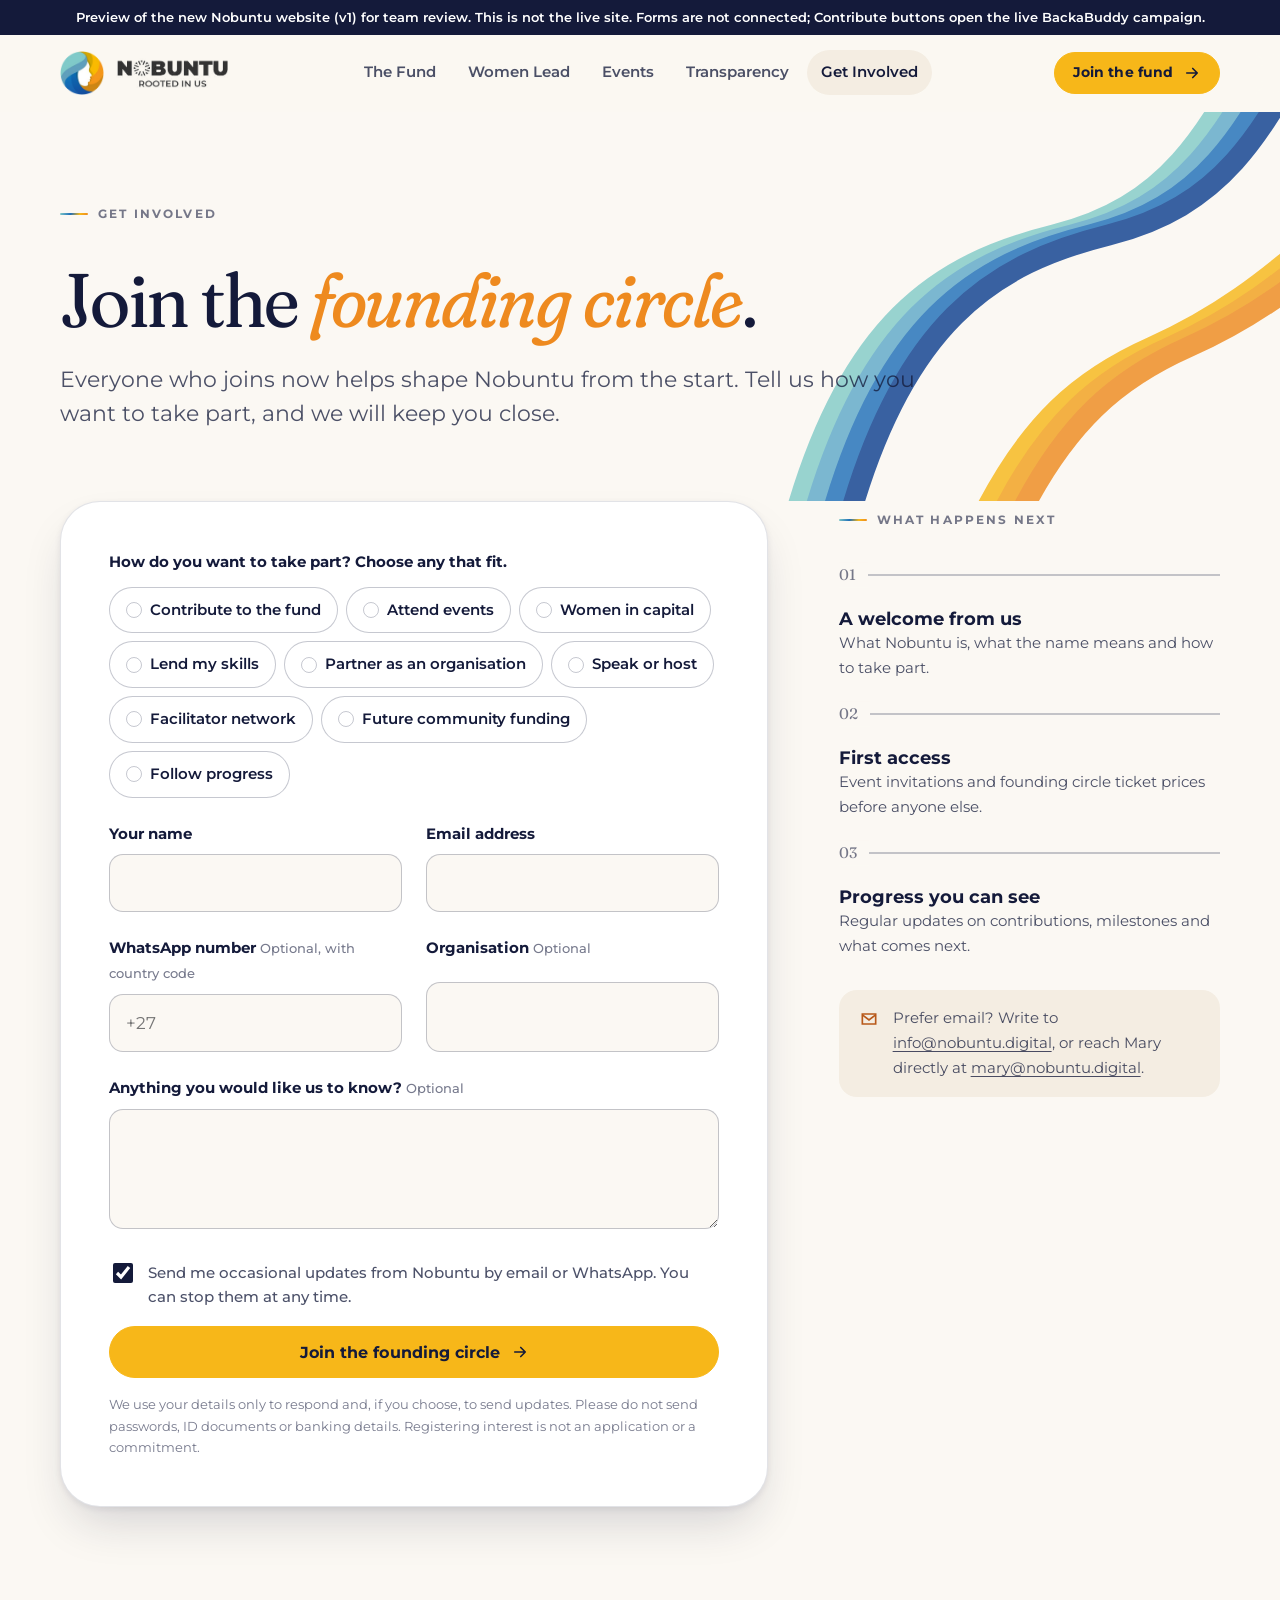
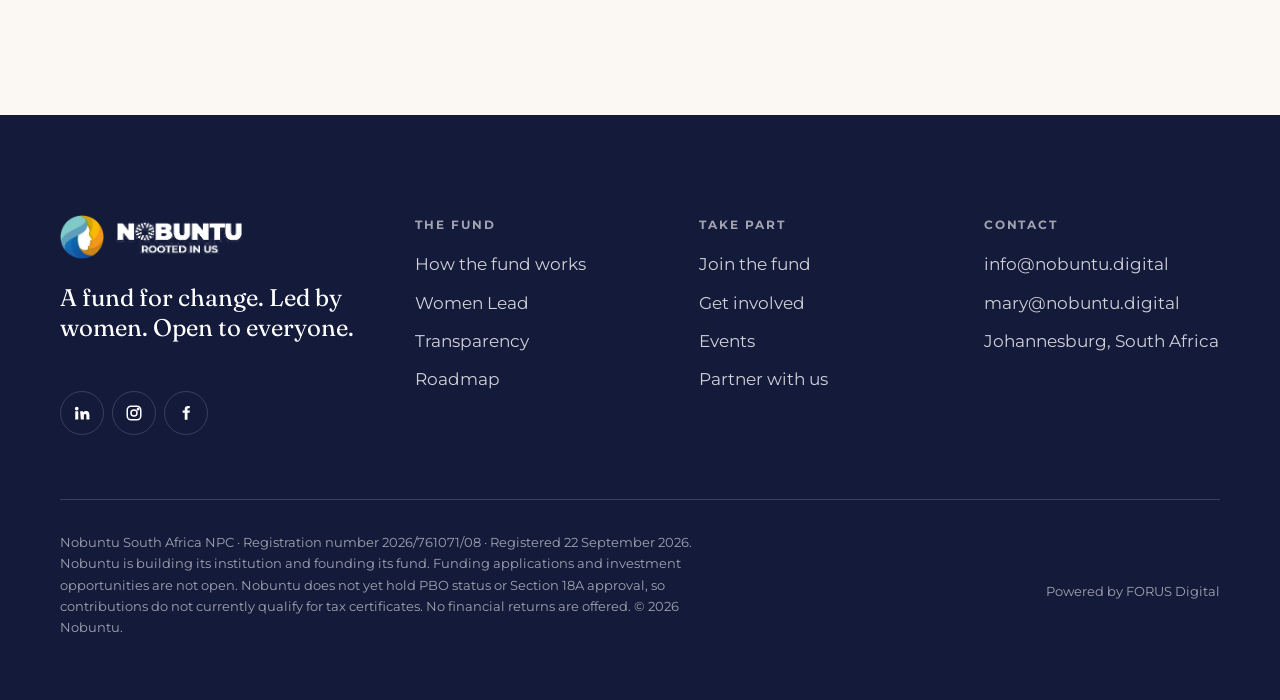
<file: get-involved.html>
<!doctype html>
<html lang="en-ZA" class="no-js">
<head>
<meta charset="utf-8">
<meta name="viewport" content="width=device-width, initial-scale=1">
<title>Get Involved · Nobuntu</title>
<meta name="robots" content="noindex, nofollow">
<meta name="description" content="Join Nobuntu's founding circle. Contribute, attend a panel, lend your skills or partner with a woman-led fund for change.">
<meta name="theme-color" content="#141A3A">
<meta property="og:type" content="website">
<meta property="og:site_name" content="Nobuntu">
<meta property="og:title" content="Get Involved · Nobuntu">
<meta property="og:description" content="Join Nobuntu's founding circle. Contribute, attend a panel, lend your skills or partner with a woman-led fund for change.">
<meta property="og:url" content="https://nobuntu.digital/get-involved.html">
<meta property="og:image" content="https://nobuntu.digital/assets/img/women-planning-1600.jpg">
<meta name="twitter:card" content="summary_large_image">
<link rel="icon" type="image/png" href="assets/img/nobuntu-mark.png">
<link rel="preconnect" href="https://fonts.googleapis.com">
<link rel="preconnect" href="https://fonts.gstatic.com" crossorigin>
<link href="https://fonts.googleapis.com/css2?family=Fraunces:ital,opsz,wght,SOFT,WONK@0,9..144,300..600,0..100,0..1;1,9..144,300..600,0..100,0..1&family=Montserrat:wght@400;500;600;700;800&display=swap" rel="stylesheet">
<link rel="stylesheet" href="assets/css/nobuntu.css">
<script type="application/ld+json">{"@context":"https://schema.org","@type":"NGO","name":"Nobuntu South Africa NPC","alternateName":"Nobuntu","url":"https://nobuntu.digital/","logo":"https://nobuntu.digital/assets/img/nobuntu-logo.png","email":"info@nobuntu.digital","address":{"@type":"PostalAddress","addressLocality":"Johannesburg","addressCountry":"ZA"},"sameAs":["https://www.facebook.com/profile.php?id=61595171391880","https://www.linkedin.com/company/the-nobuntu-fund","https://www.instagram.com/nobuntu_digital/"]}</script>
</head>

<body class="">
<div role="note" style="background:#141A3A;color:#FFFFFF;font:600 13px/1.45 Montserrat,system-ui,sans-serif;text-align:center;padding:8px 16px">Preview of the new Nobuntu website (v1) for team review. This is not the live site. Forms are not connected; Contribute buttons open the live BackaBuddy campaign.</div>
<a class="skip-link" href="#main">Skip to content</a>
<header class="site-header">
  <div class="container header-inner">
    <a class="brand" href="index.html" aria-label="Nobuntu home">
      <img class="mark" src="assets/img/nobuntu-mark.png" alt="" width="44" height="44">
      <img class="word" src="assets/img/nobuntu-wordmark-dark.png" alt="Nobuntu, rooted in us" width="112" height="30">
    </a>
    <nav class="nav" aria-label="Main">
      <ul>
        <li><a href="fund.html" data-nav="fund">The Fund</a></li>
        <li><a href="women-lead.html" data-nav="women">Women Lead</a></li>
        <li><a href="events.html" data-nav="events">Events</a></li>
        <li><a href="transparency.html" data-nav="transparency">Transparency</a></li>
        <li><a href="get-involved.html" data-nav="involved" aria-current="page">Get Involved</a></li>
      </ul>
    </nav>
    <a class="btn btn-sun btn-sm header-cta" href="join-the-fund.html">Join the fund <svg class="arrow" width="18" height="18" viewBox="0 0 24 24" fill="none" stroke="currentColor" stroke-width="2.2" stroke-linecap="round" stroke-linejoin="round" aria-hidden="true" focusable="false"><path d="M5 12h14M13 6l6 6-6 6"/></svg></a>
    <button class="menu-toggle" type="button" aria-expanded="false" aria-controls="mobile-nav"><span class="bars" aria-hidden="true"></span><span class="label">Menu</span></button>
  </div>
</header>
<div class="mobile-nav" id="mobile-nav">
  <nav aria-label="Mobile">
    <ul>
      <li><a class="m-link" href="fund.html" data-nav="fund">The Fund <svg class="arrow" width="18" height="18" viewBox="0 0 24 24" fill="none" stroke="currentColor" stroke-width="2.2" stroke-linecap="round" stroke-linejoin="round" aria-hidden="true" focusable="false"><path d="M5 12h14M13 6l6 6-6 6"/></svg></a></li>
      <li><a class="m-link" href="women-lead.html" data-nav="women">Women Lead <svg class="arrow" width="18" height="18" viewBox="0 0 24 24" fill="none" stroke="currentColor" stroke-width="2.2" stroke-linecap="round" stroke-linejoin="round" aria-hidden="true" focusable="false"><path d="M5 12h14M13 6l6 6-6 6"/></svg></a></li>
      <li><a class="m-link" href="events.html" data-nav="events">Events <svg class="arrow" width="18" height="18" viewBox="0 0 24 24" fill="none" stroke="currentColor" stroke-width="2.2" stroke-linecap="round" stroke-linejoin="round" aria-hidden="true" focusable="false"><path d="M5 12h14M13 6l6 6-6 6"/></svg></a></li>
      <li><a class="m-link" href="transparency.html" data-nav="transparency">Transparency <svg class="arrow" width="18" height="18" viewBox="0 0 24 24" fill="none" stroke="currentColor" stroke-width="2.2" stroke-linecap="round" stroke-linejoin="round" aria-hidden="true" focusable="false"><path d="M5 12h14M13 6l6 6-6 6"/></svg></a></li>
      <li><a class="m-link" href="get-involved.html" data-nav="involved" aria-current="page">Get Involved <svg class="arrow" width="18" height="18" viewBox="0 0 24 24" fill="none" stroke="currentColor" stroke-width="2.2" stroke-linecap="round" stroke-linejoin="round" aria-hidden="true" focusable="false"><path d="M5 12h14M13 6l6 6-6 6"/></svg></a></li>
    </ul>
    <div class="btn-row">
      <a class="btn btn-sun" href="join-the-fund.html">Join the fund <svg class="arrow" width="18" height="18" viewBox="0 0 24 24" fill="none" stroke="currentColor" stroke-width="2.2" stroke-linecap="round" stroke-linejoin="round" aria-hidden="true" focusable="false"><path d="M5 12h14M13 6l6 6-6 6"/></svg></a>
      <a class="btn btn-ghost" href="get-involved.html">Get involved</a>
    </div>
  </nav>
</div>

<main id="main">

<section class="page-hero">
  <svg class="ribbon" viewBox="0 0 800 640" aria-hidden="true" focusable="false"><g opacity=".9"><path d="M40 700 C 120 380, 260 300, 420 260 S 640 120, 720 -40" fill="none" stroke="#82CBC8" stroke-width="30" stroke-linecap="round"/><path d="M66 700 C 146 380, 286 300, 446 260 S 666 120, 746 -40" fill="none" stroke="#5FA9C9" stroke-width="30" stroke-linecap="round"/><path d="M92 700 C 172 380, 312 300, 472 260 S 692 120, 772 -40" fill="none" stroke="#1F6FB8" stroke-width="30" stroke-linecap="round"/><path d="M118 700 C 198 380, 338 300, 498 260 S 718 120, 798 -40" fill="none" stroke="#0E3F8E" stroke-width="30" stroke-linecap="round"/><path d="M300 700 C 380 520, 470 460, 560 420 S 720 330, 820 240" fill="none" stroke="#F7B719" stroke-width="30" stroke-linecap="round"/><path d="M326 700 C 406 520, 496 460, 586 420 S 746 330, 846 240" fill="none" stroke="#F2A01C" stroke-width="30" stroke-linecap="round"/><path d="M352 700 C 432 520, 522 460, 612 420 S 772 330, 872 240" fill="none" stroke="#EE8A1F" stroke-width="30" stroke-linecap="round"/></g></svg>
  <div class="container">
    <p class="eyebrow reveal">Get involved</p>
    <h1 class="h1 reveal reveal-delay-1">Join the <em class="accent-sun">founding circle</em>.</h1>
    <p class="lede reveal reveal-delay-2">Everyone who joins now helps shape Nobuntu from the start. Tell us how you want to take part, and we will keep you close.</p>
  </div>
</section>

<section class="section-tight" style="padding-top: 0" aria-labelledby="form-title">
  <div class="container">
    <div class="split top split-wide-left">
      <div class="reveal">
        <h2 class="visually-hidden" id="form-title">Sign up</h2>
        <div class="form-card" data-form-wrap>
  <form class="form-body" data-signup data-endpoint="" novalidate>
    <fieldset>
      <legend>How do you want to take part? <span class="hint">Choose any that fit.</span></legend>
      <div class="chips">
        <label class="chip"><input type="checkbox" name="interest" value="contribute"><span>Contribute to the fund</span></label>
        <label class="chip"><input type="checkbox" name="interest" value="events"><span>Attend events</span></label>
        <label class="chip"><input type="checkbox" name="interest" value="women"><span>Women in capital</span></label>
        <label class="chip"><input type="checkbox" name="interest" value="skills"><span>Lend my skills</span></label>
        <label class="chip"><input type="checkbox" name="interest" value="partner"><span>Partner as an organisation</span></label>
        <label class="chip"><input type="checkbox" name="interest" value="speak"><span>Speak or host</span></label>
        <label class="chip"><input type="checkbox" name="interest" value="facilitator"><span>Facilitator network</span></label>
        <label class="chip"><input type="checkbox" name="interest" value="community"><span>Future community funding</span></label>
        <label class="chip"><input type="checkbox" name="interest" value="follow"><span>Follow progress</span></label>
      </div>
      <p class="micro interest-error" role="alert" hidden style="color: var(--clay); margin-top: .5rem">Please choose at least one.</p>
    </fieldset>
    <div class="field-row">
      <div class="field"><label for="f-name">Your name</label><input class="input" id="f-name" name="name" autocomplete="name" required></div>
      <div class="field"><label for="f-email">Email address</label><input class="input" id="f-email" name="email" type="email" autocomplete="email" required></div>
    </div>
    <div class="field-row">
      <div class="field"><label for="f-wa">WhatsApp number <span class="hint">Optional, with country code</span></label><input class="input" id="f-wa" name="whatsapp" type="tel" autocomplete="tel" placeholder="+27"></div>
      <div class="field"><label for="f-org">Organisation <span class="hint">Optional</span></label><input class="input" id="f-org" name="organisation" autocomplete="organization"></div>
    </div>
    <div class="field mt-3"><label for="f-msg">Anything you would like us to know? <span class="hint">Optional</span></label><textarea class="textarea" id="f-msg" name="message"></textarea></div>
    <div class="hp" aria-hidden="true"><label>Leave this empty<input name="website" tabindex="-1" autocomplete="off"></label></div>
    <div class="form-actions">
      <label class="check"><input type="checkbox" name="updates" value="yes" checked><span>Send me occasional updates from Nobuntu by email or WhatsApp. You can stop them at any time.</span></label>
      <button class="btn btn-sun btn-block" type="submit">Join the founding circle <svg class="arrow" width="18" height="18" viewBox="0 0 24 24" fill="none" stroke="currentColor" stroke-width="2.2" stroke-linecap="round" stroke-linejoin="round" aria-hidden="true" focusable="false"><path d="M5 12h14M13 6l6 6-6 6"/></svg></button>
      <p class="micro">We use your details only to respond and, if you choose, to send updates. Please do not send passwords, ID documents or banking details. Registering interest is not an application or a commitment.</p>
    </div>
  </form>
  <div class="form-success" aria-live="polite">
    <img src="assets/img/nobuntu-mark.png" alt="" width="72" height="72" style="margin: 0 auto">
    <h2 class="h2">Welcome to the <em class="accent-sun">circle</em>.</h2>
    <p class="lede" style="margin-inline: auto">Thank you for joining Nobuntu. We will be in touch soon with what happens next.</p>
    <p class="micro preview-note" hidden>Preview build: this form is not connected yet, so nothing was sent.</p>
    <div class="btn-row mt-4" style="justify-content: center">
      <a class="btn btn-sun" href="join-the-fund.html">Join the fund <svg class="arrow" width="18" height="18" viewBox="0 0 24 24" fill="none" stroke="currentColor" stroke-width="2.2" stroke-linecap="round" stroke-linejoin="round" aria-hidden="true" focusable="false"><path d="M5 12h14M13 6l6 6-6 6"/></svg></a>
    </div>
  </div>
</div>

      </div>
      <aside class="stack-lg reveal reveal-delay-1">
        <div class="stack-sm">
          <p class="eyebrow">What happens next</p>
          <ol class="steps" style="grid-template-columns: 1fr; gap: var(--s-4); margin-top: var(--s-4)">
            <li class="step" style="list-style: none"><h3 class="h4">A welcome from us</h3><p class="small">What Nobuntu is, what the name means and how to take part.</p></li>
            <li class="step" style="list-style: none"><h3 class="h4">First access</h3><p class="small">Event invitations and founding circle ticket prices before anyone else.</p></li>
            <li class="step" style="list-style: none"><h3 class="h4">Progress you can see</h3><p class="small">Regular updates on contributions, milestones and what comes next.</p></li>
          </ol>
        </div>
        <div class="note"><svg viewBox="0 0 24 24" fill="none" stroke="currentColor" stroke-width="2" aria-hidden="true"><path d="M4 6h16v12H4z"/><path d="M4 7l8 6 8-6"/></svg><span>Prefer email? Write to <a href="mailto:info@nobuntu.digital">info@nobuntu.digital</a>, or reach Mary directly at <a href="mailto:mary@nobuntu.digital">mary@nobuntu.digital</a>.</span></div>
      </aside>
    </div>
  </div>
</section>

</main>
<footer class="site-footer on-dark">
  <div class="container">
    <div class="footer-top">
      <div class="footer-brand">
        <a class="brand" href="index.html" aria-label="Nobuntu home">
          <img class="mark" src="assets/img/nobuntu-mark.png" alt="" width="44" height="44">
          <img class="word" src="assets/img/nobuntu-wordmark-white.png" alt="Nobuntu, rooted in us" width="127" height="34">
        </a>
        <p class="footer-line">A fund for change. Led by women. Open to everyone.</p>
        <div class="socials">
          <a href="https://www.linkedin.com/company/the-nobuntu-fund" aria-label="Nobuntu on LinkedIn" rel="noopener"><svg viewBox="0 0 24 24" fill="currentColor" aria-hidden="true"><path d="M4.98 3.5a2.5 2.5 0 1 1 0 5 2.5 2.5 0 0 1 0-5zM3 9.75h4v11H3zM9.5 9.75h3.8v1.5h.05c.53-1 1.83-2.05 3.77-2.05 4.03 0 4.78 2.65 4.78 6.1v5.45h-4v-4.83c0-1.15-.02-2.63-1.6-2.63-1.6 0-1.85 1.25-1.85 2.55v4.91h-4z"/></svg></a>
          <a href="https://www.instagram.com/nobuntu_digital/" aria-label="Nobuntu on Instagram" rel="noopener"><svg viewBox="0 0 24 24" fill="none" stroke="currentColor" stroke-width="2" aria-hidden="true"><rect x="3" y="3" width="18" height="18" rx="5"/><circle cx="12" cy="12" r="4"/><circle cx="17.5" cy="6.5" r="1" fill="currentColor"/></svg></a>
          <a href="https://www.facebook.com/profile.php?id=61595171391880" aria-label="Nobuntu on Facebook" rel="noopener"><svg viewBox="0 0 24 24" fill="currentColor" aria-hidden="true"><path d="M14 8.5V6.8c0-.8.2-1.3 1.4-1.3H17V2.6c-.3 0-1.3-.1-2.5-.1-2.5 0-4.2 1.5-4.2 4.3v1.7H7.5v3.2h2.8V21h3.7v-9.3h2.8l.4-3.2z"/></svg></a>
        </div>
      </div>
      <div class="footer-col">
        <h3>The fund</h3>
        <ul>
          <li><a href="fund.html">How the fund works</a></li>
          <li><a href="women-lead.html">Women Lead</a></li>
          <li><a href="transparency.html">Transparency</a></li>
          <li><a href="transparency.html#roadmap">Roadmap</a></li>
        </ul>
      </div>
      <div class="footer-col">
        <h3>Take part</h3>
        <ul>
          <li><a href="join-the-fund.html">Join the fund</a></li>
          <li><a href="get-involved.html">Get involved</a></li>
          <li><a href="events.html">Events</a></li>
          <li><a href="join-the-fund.html#partners">Partner with us</a></li>
        </ul>
      </div>
      <div class="footer-col">
        <h3>Contact</h3>
        <ul>
          <li><a href="mailto:info@nobuntu.digital">info@nobuntu.digital</a></li>
          <li><a href="mailto:mary@nobuntu.digital">mary@nobuntu.digital</a></li>
          <li>Johannesburg, South Africa</li>
        </ul>
      </div>
    </div>
    <div class="footer-legal">
      <p>Nobuntu South Africa NPC · Registration number 2026/761071/08 · Registered 22 September 2026. Nobuntu is building its institution and founding its fund. Funding applications and investment opportunities are not open. Nobuntu does not yet hold PBO status or Section 18A approval, so contributions do not currently qualify for tax certificates. No financial returns are offered. © <span data-year>2026</span> Nobuntu.</p>
      <p class="powered">Powered by FORUS Digital</p>
    </div>
  </div>
</footer>
<script src="assets/js/site.js" defer></script>

</body>
</html>
</file>
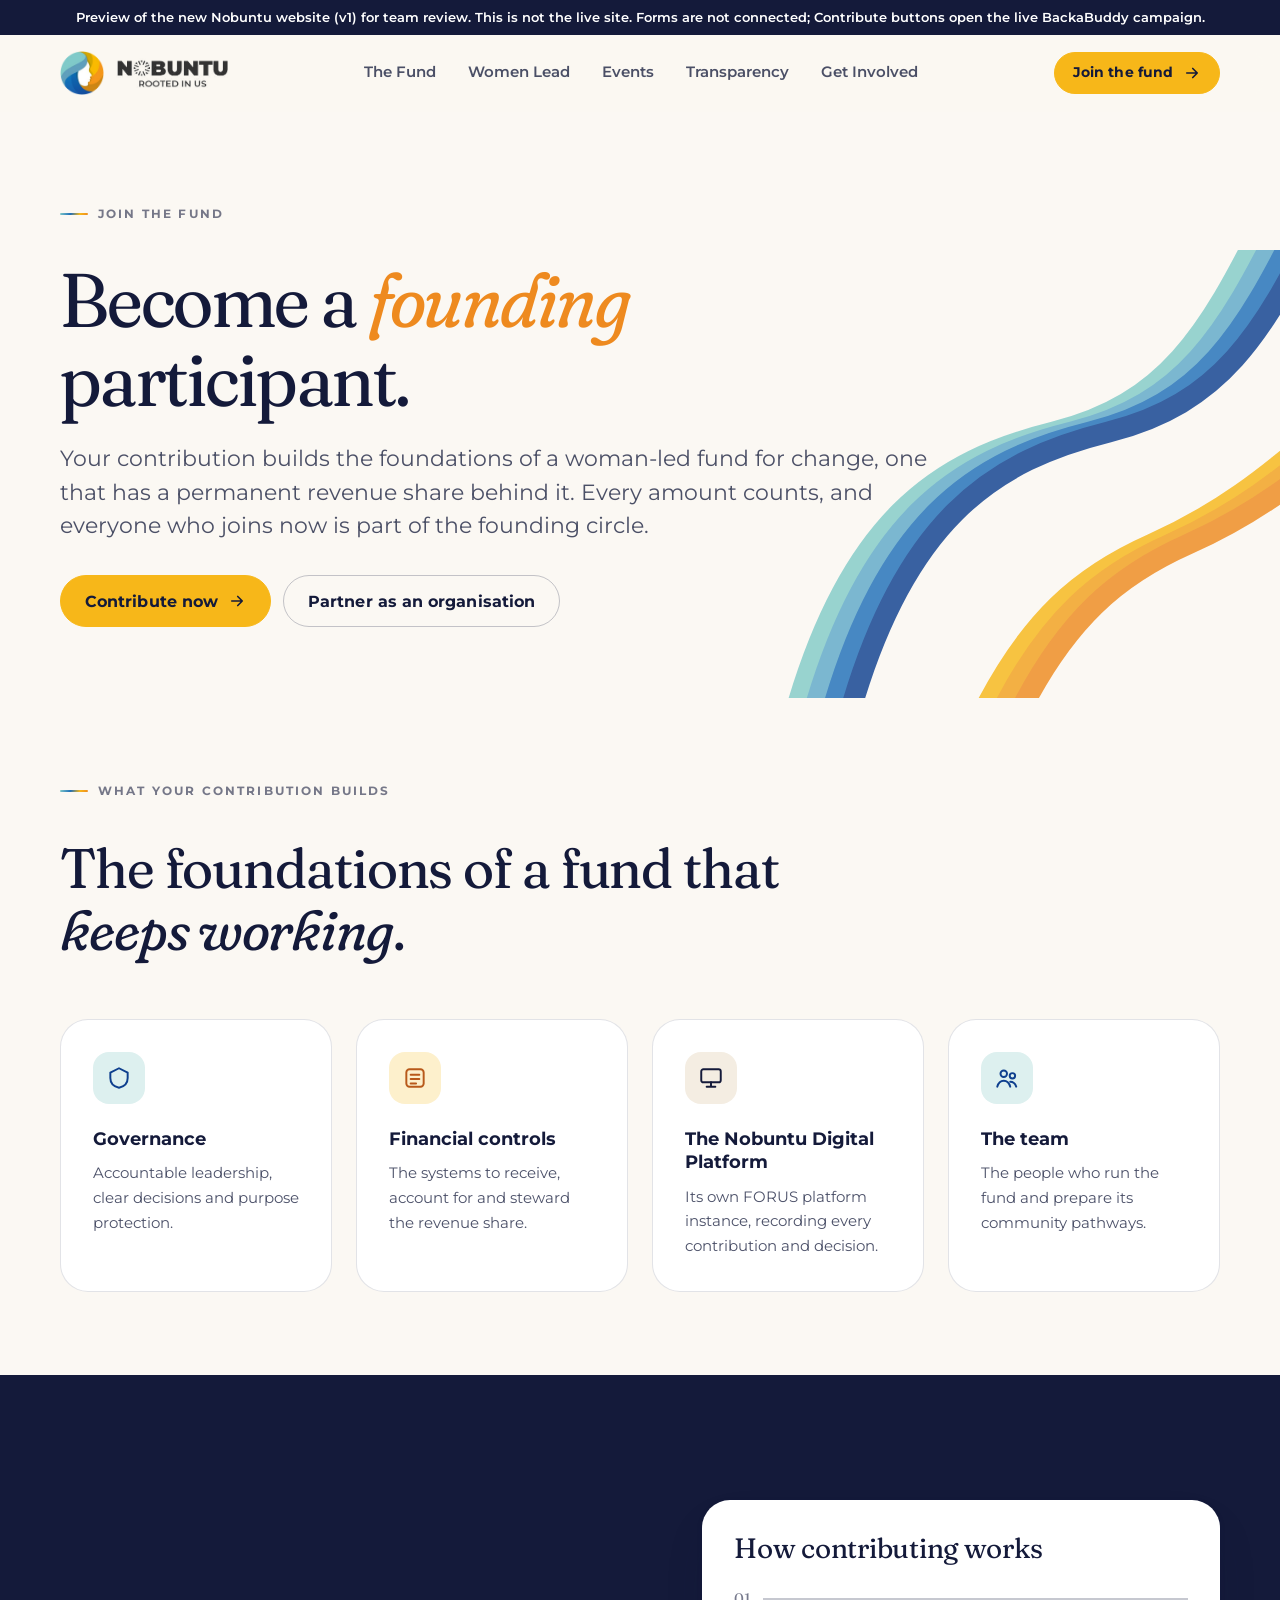
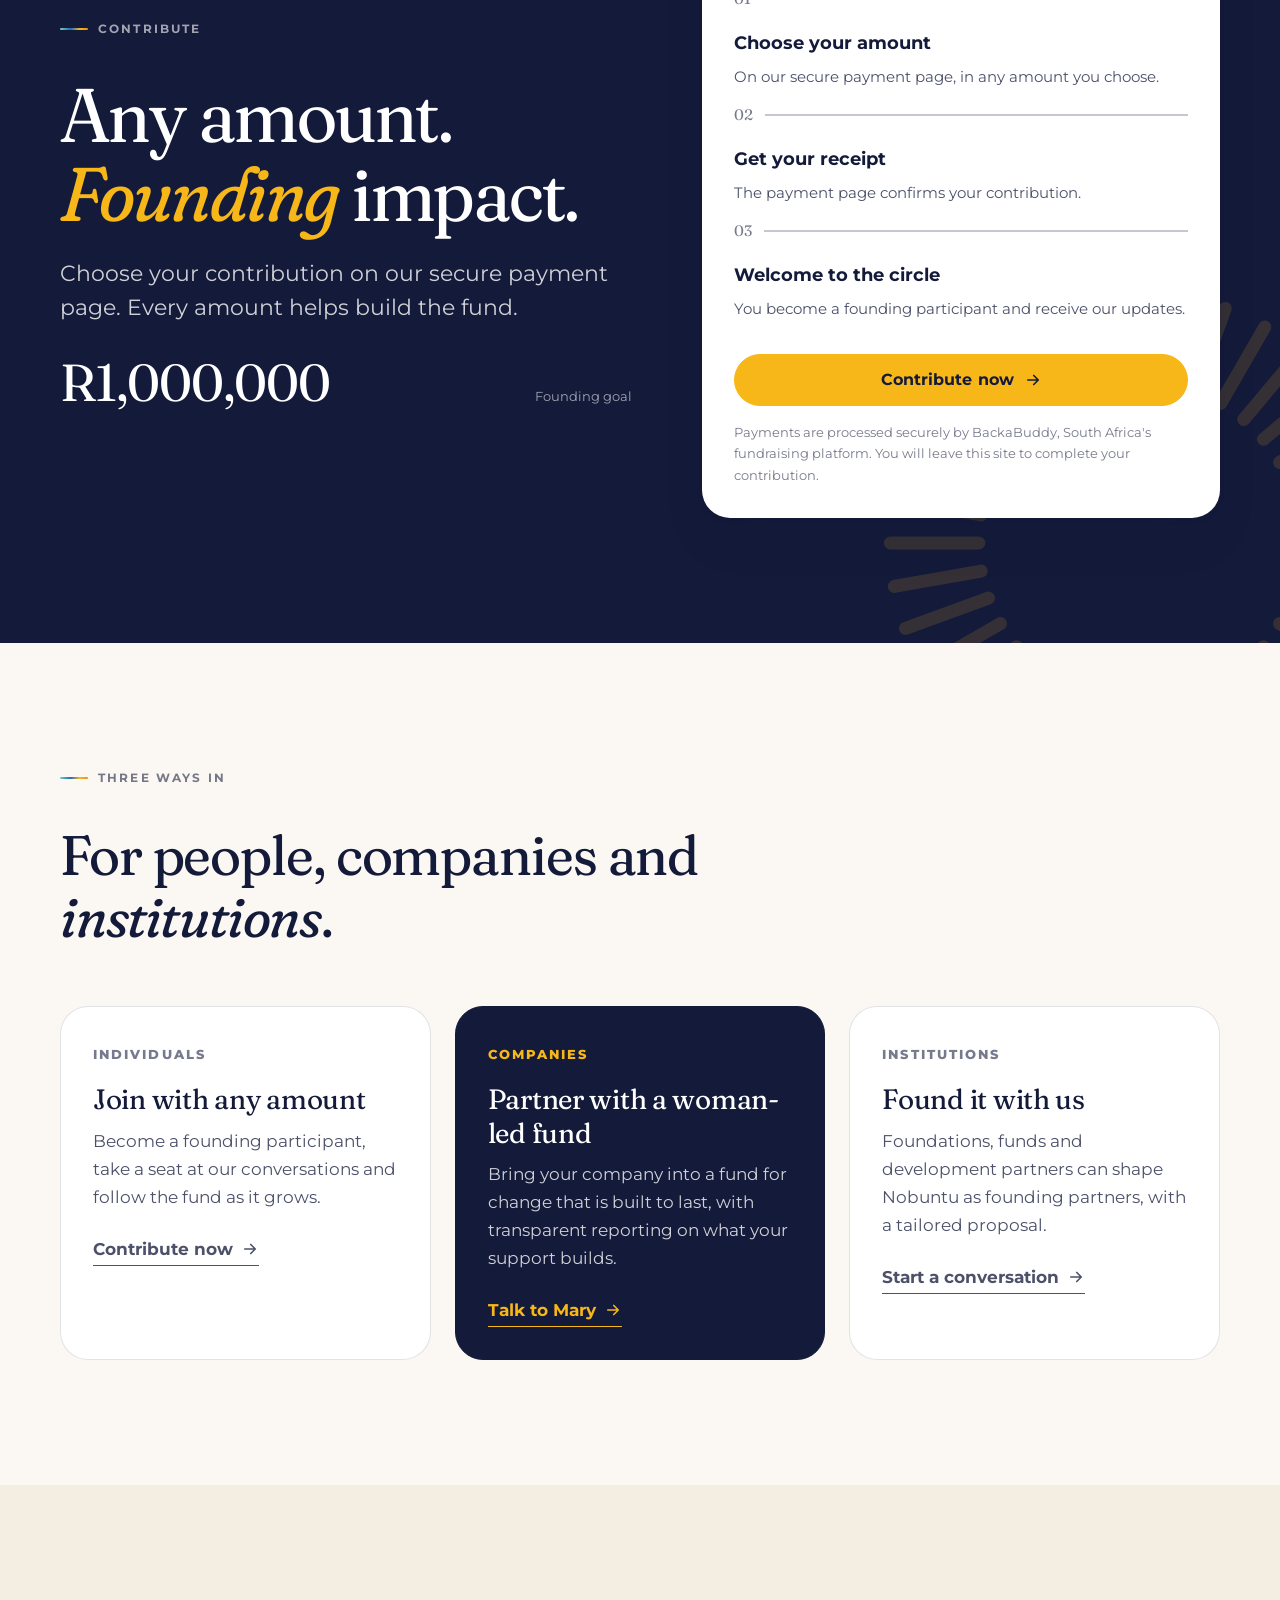
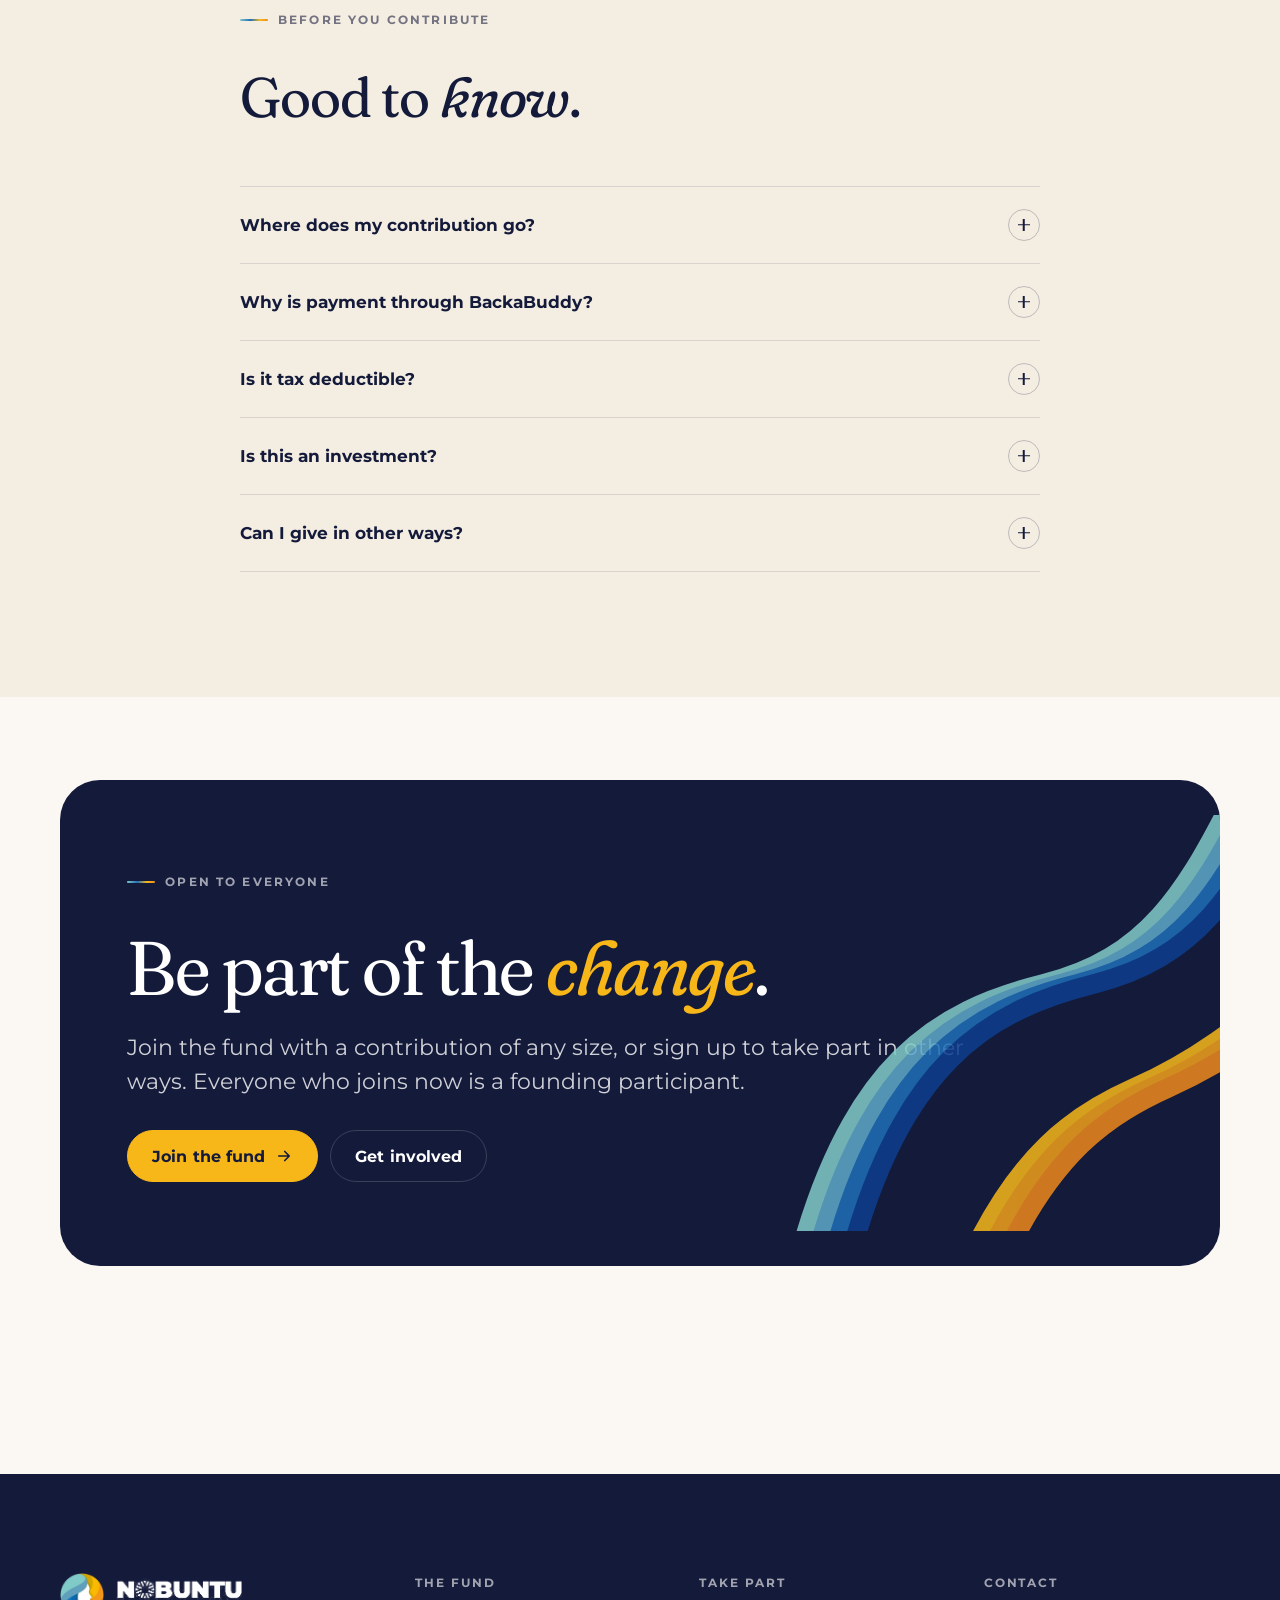
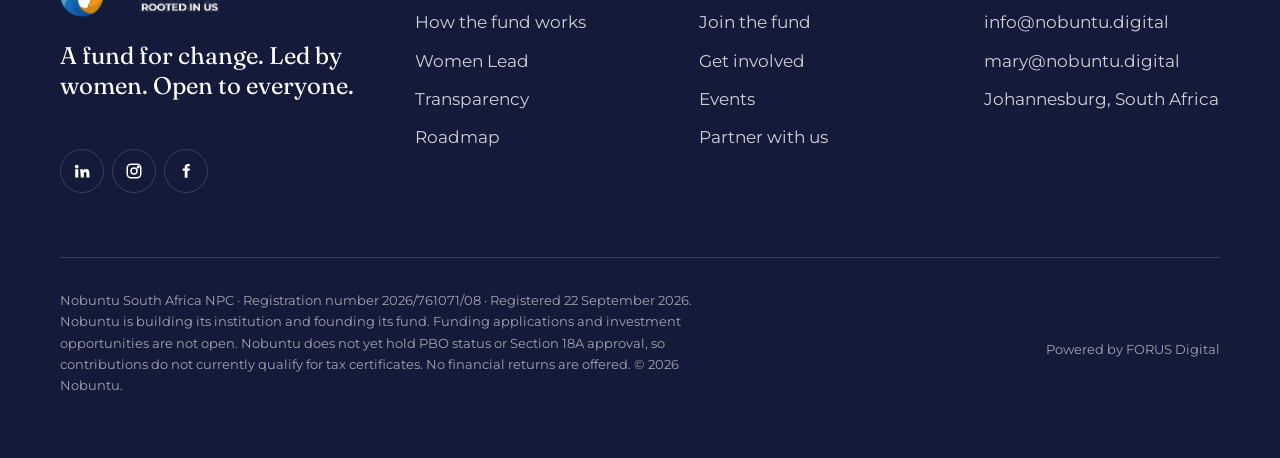
<file: join-the-fund.html>
<!doctype html>
<html lang="en-ZA" class="no-js">
<head>
<meta charset="utf-8">
<meta name="viewport" content="width=device-width, initial-scale=1">
<title>Join the Fund · Nobuntu</title>
<meta name="robots" content="noindex, nofollow">
<meta name="description" content="Become a founding participant in Nobuntu, a woman-led fund for change. Contribute any amount, or partner as a company or institution.">
<meta name="theme-color" content="#141A3A">
<meta property="og:type" content="website">
<meta property="og:site_name" content="Nobuntu">
<meta property="og:title" content="Join the Fund · Nobuntu">
<meta property="og:description" content="Become a founding participant in Nobuntu, a woman-led fund for change. Contribute any amount, or partner as a company or institution.">
<meta property="og:url" content="https://nobuntu.digital/join-the-fund.html">
<meta property="og:image" content="https://nobuntu.digital/assets/img/women-planning-1600.jpg">
<meta name="twitter:card" content="summary_large_image">
<link rel="icon" type="image/png" href="assets/img/nobuntu-mark.png">
<link rel="preconnect" href="https://fonts.googleapis.com">
<link rel="preconnect" href="https://fonts.gstatic.com" crossorigin>
<link href="https://fonts.googleapis.com/css2?family=Fraunces:ital,opsz,wght,SOFT,WONK@0,9..144,300..600,0..100,0..1;1,9..144,300..600,0..100,0..1&family=Montserrat:wght@400;500;600;700;800&display=swap" rel="stylesheet">
<link rel="stylesheet" href="assets/css/nobuntu.css">
<script type="application/ld+json">{"@context":"https://schema.org","@type":"NGO","name":"Nobuntu South Africa NPC","alternateName":"Nobuntu","url":"https://nobuntu.digital/","logo":"https://nobuntu.digital/assets/img/nobuntu-logo.png","email":"info@nobuntu.digital","address":{"@type":"PostalAddress","addressLocality":"Johannesburg","addressCountry":"ZA"},"sameAs":["https://www.facebook.com/profile.php?id=61595171391880","https://www.linkedin.com/company/the-nobuntu-fund","https://www.instagram.com/nobuntu_digital/"]}</script>
</head>

<body class="">
<div role="note" style="background:#141A3A;color:#FFFFFF;font:600 13px/1.45 Montserrat,system-ui,sans-serif;text-align:center;padding:8px 16px">Preview of the new Nobuntu website (v1) for team review. This is not the live site. Forms are not connected; Contribute buttons open the live BackaBuddy campaign.</div>
<a class="skip-link" href="#main">Skip to content</a>
<header class="site-header">
  <div class="container header-inner">
    <a class="brand" href="index.html" aria-label="Nobuntu home">
      <img class="mark" src="assets/img/nobuntu-mark.png" alt="" width="44" height="44">
      <img class="word" src="assets/img/nobuntu-wordmark-dark.png" alt="Nobuntu, rooted in us" width="112" height="30">
    </a>
    <nav class="nav" aria-label="Main">
      <ul>
        <li><a href="fund.html" data-nav="fund">The Fund</a></li>
        <li><a href="women-lead.html" data-nav="women">Women Lead</a></li>
        <li><a href="events.html" data-nav="events">Events</a></li>
        <li><a href="transparency.html" data-nav="transparency">Transparency</a></li>
        <li><a href="get-involved.html" data-nav="involved">Get Involved</a></li>
      </ul>
    </nav>
    <a class="btn btn-sun btn-sm header-cta" href="join-the-fund.html">Join the fund <svg class="arrow" width="18" height="18" viewBox="0 0 24 24" fill="none" stroke="currentColor" stroke-width="2.2" stroke-linecap="round" stroke-linejoin="round" aria-hidden="true" focusable="false"><path d="M5 12h14M13 6l6 6-6 6"/></svg></a>
    <button class="menu-toggle" type="button" aria-expanded="false" aria-controls="mobile-nav"><span class="bars" aria-hidden="true"></span><span class="label">Menu</span></button>
  </div>
</header>
<div class="mobile-nav" id="mobile-nav">
  <nav aria-label="Mobile">
    <ul>
      <li><a class="m-link" href="fund.html" data-nav="fund">The Fund <svg class="arrow" width="18" height="18" viewBox="0 0 24 24" fill="none" stroke="currentColor" stroke-width="2.2" stroke-linecap="round" stroke-linejoin="round" aria-hidden="true" focusable="false"><path d="M5 12h14M13 6l6 6-6 6"/></svg></a></li>
      <li><a class="m-link" href="women-lead.html" data-nav="women">Women Lead <svg class="arrow" width="18" height="18" viewBox="0 0 24 24" fill="none" stroke="currentColor" stroke-width="2.2" stroke-linecap="round" stroke-linejoin="round" aria-hidden="true" focusable="false"><path d="M5 12h14M13 6l6 6-6 6"/></svg></a></li>
      <li><a class="m-link" href="events.html" data-nav="events">Events <svg class="arrow" width="18" height="18" viewBox="0 0 24 24" fill="none" stroke="currentColor" stroke-width="2.2" stroke-linecap="round" stroke-linejoin="round" aria-hidden="true" focusable="false"><path d="M5 12h14M13 6l6 6-6 6"/></svg></a></li>
      <li><a class="m-link" href="transparency.html" data-nav="transparency">Transparency <svg class="arrow" width="18" height="18" viewBox="0 0 24 24" fill="none" stroke="currentColor" stroke-width="2.2" stroke-linecap="round" stroke-linejoin="round" aria-hidden="true" focusable="false"><path d="M5 12h14M13 6l6 6-6 6"/></svg></a></li>
      <li><a class="m-link" href="get-involved.html" data-nav="involved">Get Involved <svg class="arrow" width="18" height="18" viewBox="0 0 24 24" fill="none" stroke="currentColor" stroke-width="2.2" stroke-linecap="round" stroke-linejoin="round" aria-hidden="true" focusable="false"><path d="M5 12h14M13 6l6 6-6 6"/></svg></a></li>
    </ul>
    <div class="btn-row">
      <a class="btn btn-sun" href="join-the-fund.html">Join the fund <svg class="arrow" width="18" height="18" viewBox="0 0 24 24" fill="none" stroke="currentColor" stroke-width="2.2" stroke-linecap="round" stroke-linejoin="round" aria-hidden="true" focusable="false"><path d="M5 12h14M13 6l6 6-6 6"/></svg></a>
      <a class="btn btn-ghost" href="get-involved.html">Get involved</a>
    </div>
  </nav>
</div>

<main id="main">

<section class="page-hero">
  <svg class="ribbon" viewBox="0 0 800 640" aria-hidden="true" focusable="false"><g opacity=".9"><path d="M40 700 C 120 380, 260 300, 420 260 S 640 120, 720 -40" fill="none" stroke="#82CBC8" stroke-width="30" stroke-linecap="round"/><path d="M66 700 C 146 380, 286 300, 446 260 S 666 120, 746 -40" fill="none" stroke="#5FA9C9" stroke-width="30" stroke-linecap="round"/><path d="M92 700 C 172 380, 312 300, 472 260 S 692 120, 772 -40" fill="none" stroke="#1F6FB8" stroke-width="30" stroke-linecap="round"/><path d="M118 700 C 198 380, 338 300, 498 260 S 718 120, 798 -40" fill="none" stroke="#0E3F8E" stroke-width="30" stroke-linecap="round"/><path d="M300 700 C 380 520, 470 460, 560 420 S 720 330, 820 240" fill="none" stroke="#F7B719" stroke-width="30" stroke-linecap="round"/><path d="M326 700 C 406 520, 496 460, 586 420 S 746 330, 846 240" fill="none" stroke="#F2A01C" stroke-width="30" stroke-linecap="round"/><path d="M352 700 C 432 520, 522 460, 612 420 S 772 330, 872 240" fill="none" stroke="#EE8A1F" stroke-width="30" stroke-linecap="round"/></g></svg>
  <div class="container">
    <p class="eyebrow reveal">Join the fund</p>
    <h1 class="h1 reveal reveal-delay-1">Become a <em class="accent-sun">founding</em> participant.</h1>
    <p class="lede reveal reveal-delay-2">Your contribution builds the foundations of a woman-led fund for change, one that has a permanent revenue share behind it. Every amount counts, and everyone who joins now is part of the founding circle.</p>
    <div class="btn-row reveal reveal-delay-3">
      <a class="btn btn-sun" href="#contribute">Contribute now <svg class="arrow" width="18" height="18" viewBox="0 0 24 24" fill="none" stroke="currentColor" stroke-width="2.2" stroke-linecap="round" stroke-linejoin="round" aria-hidden="true" focusable="false"><path d="M5 12h14M13 6l6 6-6 6"/></svg></a>
      <a class="btn btn-ghost" href="#partners">Partner as an organisation</a>
    </div>
  </div>
</section>

<section class="section-tight" aria-labelledby="builds-title">
  <div class="container">
    <div class="section-head">
      <p class="eyebrow">What your contribution builds</p>
      <h2 class="h2" id="builds-title">The foundations of a fund that <em>keeps working</em>.</h2>
    </div>
    <div class="grid grid-4">
      <div class="card reveal"><div class="icon-chip sea"><svg viewBox="0 0 24 24" fill="none" stroke="currentColor" stroke-width="1.8" stroke-linecap="round" stroke-linejoin="round" aria-hidden="true"><path d="M12 3l8 4v5c0 5-3.5 8-8 9-4.5-1-8-4-8-9V7z"/></svg></div><h3 class="h4">Governance</h3><p class="small">Accountable leadership, clear decisions and purpose protection.</p></div>
      <div class="card reveal reveal-delay-1"><div class="icon-chip sun"><svg viewBox="0 0 24 24" fill="none" stroke="currentColor" stroke-width="1.8" stroke-linecap="round" stroke-linejoin="round" aria-hidden="true"><rect x="4" y="4" width="16" height="16" rx="3"/><path d="M8 9h8M8 13h8M8 17h5"/></svg></div><h3 class="h4">Financial controls</h3><p class="small">The systems to receive, account for and steward the revenue share.</p></div>
      <div class="card reveal reveal-delay-2"><div class="icon-chip"><svg viewBox="0 0 24 24" fill="none" stroke="currentColor" stroke-width="1.8" stroke-linecap="round" stroke-linejoin="round" aria-hidden="true"><rect x="3" y="4" width="18" height="12" rx="2"/><path d="M8 20h8M12 16v4"/></svg></div><h3 class="h4">The Nobuntu Digital Platform</h3><p class="small">Its own FORUS platform instance, recording every contribution and decision.</p></div>
      <div class="card reveal reveal-delay-3"><div class="icon-chip sea"><svg viewBox="0 0 24 24" fill="none" stroke="currentColor" stroke-width="1.8" stroke-linecap="round" stroke-linejoin="round" aria-hidden="true"><circle cx="9" cy="8" r="3"/><circle cx="17" cy="10" r="2.5"/><path d="M3 20c1-3.5 3.5-5.5 6-5.5s5 2 6 5.5M15 15.5c2.5 0 4.5 1.5 5.5 4.5"/></svg></div><h3 class="h4">The team</h3><p class="small">The people who run the fund and prepare its community pathways.</p></div>
    </div>
  </div>
</section>

<section class="section bg-ink on-dark statement" id="contribute" aria-labelledby="contribute-title">
  <svg class="sun-ring" viewBox="0 0 200 200" aria-hidden="true" focusable="false"><g stroke="currentColor" stroke-width="5" stroke-linecap="round"><line x1="162.0" y1="100.0" x2="196.0" y2="100.0"/><line x1="161.1" y1="110.8" x2="194.5" y2="116.7"/><line x1="158.3" y1="121.2" x2="190.2" y2="132.8"/><line x1="153.7" y1="131.0" x2="183.1" y2="148.0"/><line x1="147.5" y1="139.9" x2="173.5" y2="161.7"/><line x1="139.9" y1="147.5" x2="161.7" y2="173.5"/><line x1="131.0" y1="153.7" x2="148.0" y2="183.1"/><line x1="121.2" y1="158.3" x2="132.8" y2="190.2"/><line x1="110.8" y1="161.1" x2="116.7" y2="194.5"/><line x1="100.0" y1="162.0" x2="100.0" y2="196.0"/><line x1="89.2" y1="161.1" x2="83.3" y2="194.5"/><line x1="78.8" y1="158.3" x2="67.2" y2="190.2"/><line x1="69.0" y1="153.7" x2="52.0" y2="183.1"/><line x1="60.1" y1="147.5" x2="38.3" y2="173.5"/><line x1="52.5" y1="139.9" x2="26.5" y2="161.7"/><line x1="46.3" y1="131.0" x2="16.9" y2="148.0"/><line x1="41.7" y1="121.2" x2="9.8" y2="132.8"/><line x1="38.9" y1="110.8" x2="5.5" y2="116.7"/><line x1="38.0" y1="100.0" x2="4.0" y2="100.0"/><line x1="38.9" y1="89.2" x2="5.5" y2="83.3"/><line x1="41.7" y1="78.8" x2="9.8" y2="67.2"/><line x1="46.3" y1="69.0" x2="16.9" y2="52.0"/><line x1="52.5" y1="60.1" x2="26.5" y2="38.3"/><line x1="60.1" y1="52.5" x2="38.3" y2="26.5"/><line x1="69.0" y1="46.3" x2="52.0" y2="16.9"/><line x1="78.8" y1="41.7" x2="67.2" y2="9.8"/><line x1="89.2" y1="38.9" x2="83.3" y2="5.5"/><line x1="100.0" y1="38.0" x2="100.0" y2="4.0"/><line x1="110.8" y1="38.9" x2="116.7" y2="5.5"/><line x1="121.2" y1="41.7" x2="132.8" y2="9.8"/><line x1="131.0" y1="46.3" x2="148.0" y2="16.9"/><line x1="139.9" y1="52.5" x2="161.7" y2="26.5"/><line x1="147.5" y1="60.1" x2="173.5" y2="38.3"/><line x1="153.7" y1="69.0" x2="183.1" y2="52.0"/><line x1="158.3" y1="78.8" x2="190.2" y2="67.2"/><line x1="161.1" y1="89.2" x2="194.5" y2="83.3"/></g></svg>
  <div class="container">
    <div class="split">
      <div class="stack reveal">
        <p class="eyebrow">Contribute</p>
        <h2 class="h1" id="contribute-title">Any amount. <em class="accent-sun">Founding</em> impact.</h2>
        <p class="lede">Choose your contribution on our secure payment page. Every amount helps build the fund.</p>
        <div class="goal mt-4">
          <div class="goal-head"><span class="goal-amount">R1,000,000</span><span class="micro">Founding goal</span></div>
        </div>
      </div>
      <div class="card on-light reveal reveal-delay-1" style="background: var(--white); border: 0; box-shadow: var(--shadow-2)">
        <h3 class="h3">How contributing works</h3>
        <ol class="steps mt-4" style="grid-template-columns: 1fr; gap: var(--s-3); --step-bg: var(--white)">
          <li class="step" style="list-style:none"><h4 class="h4">Choose your amount</h4><p class="small">On our secure payment page, in any amount you choose.</p></li>
          <li class="step" style="list-style:none"><h4 class="h4">Get your receipt</h4><p class="small">The payment page confirms your contribution.</p></li>
          <li class="step" style="list-style:none"><h4 class="h4">Welcome to the circle</h4><p class="small">You become a founding participant and receive our updates.</p></li>
        </ol>
        <a class="btn btn-sun btn-block mt-4" href="https://www.backabuddy.co.za/campaign/build-the-nobuntu-fund?utm_source=nobuntu.digital&amp;utm_medium=website&amp;utm_campaign=join-the-fund&amp;utm_content=join-page" rel="noopener" target="_blank">Contribute now <svg class="arrow" width="18" height="18" viewBox="0 0 24 24" fill="none" stroke="currentColor" stroke-width="2.2" stroke-linecap="round" stroke-linejoin="round" aria-hidden="true" focusable="false"><path d="M5 12h14M13 6l6 6-6 6"/></svg></a>
        <p class="micro mt-2">Payments are processed securely by BackaBuddy, South Africa's fundraising platform. You will leave this site to complete your contribution.</p>
      </div>
    </div>
  </div>
</section>

<section class="section" id="partners" aria-labelledby="partners-title">
  <div class="container">
    <div class="section-head">
      <p class="eyebrow">Three ways in</p>
      <h2 class="h2" id="partners-title">For people, companies and <em>institutions</em>.</h2>
    </div>
    <div class="grid grid-3">
      <div class="card reveal">
        <span class="tier-name micro" style="letter-spacing:.16em; text-transform: uppercase; font-weight: 800">Individuals</span>
        <h3 class="h3 mt-2">Join with any amount</h3>
        <p>Become a founding participant, take a seat at our conversations and follow the fund as it grows.</p>
        <p class="card-foot"><a class="link-arrow" href="https://www.backabuddy.co.za/campaign/build-the-nobuntu-fund?utm_source=nobuntu.digital&amp;utm_medium=website&amp;utm_campaign=join-the-fund&amp;utm_content=individuals" rel="noopener" target="_blank">Contribute now <svg class="arrow" width="18" height="18" viewBox="0 0 24 24" fill="none" stroke="currentColor" stroke-width="2.2" stroke-linecap="round" stroke-linejoin="round" aria-hidden="true" focusable="false"><path d="M5 12h14M13 6l6 6-6 6"/></svg></a></p>
      </div>
      <div class="card reveal reveal-delay-1" style="background: var(--ink); color: var(--white); border-color: var(--ink)">
        <span class="micro" style="letter-spacing:.16em; text-transform: uppercase; font-weight: 800; color: var(--saffron)">Companies</span>
        <h3 class="h3 mt-2">Partner with a woman-led fund</h3>
        <p style="color: var(--on-dark-soft)">Bring your company into a fund for change that is built to last, with transparent reporting on what your support builds.</p>
        <p class="card-foot"><a class="link-arrow" style="color: var(--saffron)" href="mailto:mary@nobuntu.digital?subject=Partnering%20with%20Nobuntu">Talk to Mary <svg class="arrow" width="18" height="18" viewBox="0 0 24 24" fill="none" stroke="currentColor" stroke-width="2.2" stroke-linecap="round" stroke-linejoin="round" aria-hidden="true" focusable="false"><path d="M5 12h14M13 6l6 6-6 6"/></svg></a></p>
      </div>
      <div class="card reveal reveal-delay-2">
        <span class="micro" style="letter-spacing:.16em; text-transform: uppercase; font-weight: 800">Institutions</span>
        <h3 class="h3 mt-2">Found it with us</h3>
        <p>Foundations, funds and development partners can shape Nobuntu as founding partners, with a tailored proposal.</p>
        <p class="card-foot"><a class="link-arrow" href="get-involved.html?interest=partner">Start a conversation <svg class="arrow" width="18" height="18" viewBox="0 0 24 24" fill="none" stroke="currentColor" stroke-width="2.2" stroke-linecap="round" stroke-linejoin="round" aria-hidden="true" focusable="false"><path d="M5 12h14M13 6l6 6-6 6"/></svg></a></p>
      </div>
    </div>
  </div>
</section>

<section class="section bg-sand" aria-labelledby="faq-title">
  <div class="container container-narrow">
    <div class="section-head">
      <p class="eyebrow">Before you contribute</p>
      <h2 class="h2" id="faq-title">Good to <em>know</em>.</h2>
    </div>
    <div class="faq">
      <details><summary>Where does my contribution go?<span class="plus" aria-hidden="true"></span></summary><div class="answer">To Nobuntu South Africa NPC (registration 2026/761071/08), to build the fund's governance, financial controls, digital platform and team.</div></details>
      <details><summary>Why is payment through BackaBuddy?<span class="plus" aria-hidden="true"></span></summary><div class="answer">BackaBuddy is a South African platform that processes contributions securely and sends your receipt. Your contribution goes to Nobuntu.</div></details>
      <details><summary>Is it tax deductible?<span class="plus" aria-hidden="true"></span></summary><div class="answer">Not yet. Nobuntu does not currently hold PBO status or Section 18A approval, so we cannot issue tax certificates.</div></details>
      <details><summary>Is this an investment?<span class="plus" aria-hidden="true"></span></summary><div class="answer">No. Joining the fund is participation in a public-benefit purpose. No financial returns are offered.</div></details>
      <details><summary>Can I give in other ways?<span class="plus" aria-hidden="true"></span></summary><div class="answer">Yes. You can attend a panel, lend your skills, partner as an organisation or help spread the word. <a href="get-involved.html">See all the ways to take part</a>.</div></details>
    </div>
  </div>
</section>

<section class="section-tight" aria-labelledby="cta-title">
  <div class="container">
    <div class="cta-band on-dark reveal">
      <div class="cta-art"><svg class="ribbon" viewBox="0 0 800 640" aria-hidden="true" focusable="false"><g opacity=".9"><path d="M40 700 C 120 380, 260 300, 420 260 S 640 120, 720 -40" fill="none" stroke="#82CBC8" stroke-width="30" stroke-linecap="round"/><path d="M66 700 C 146 380, 286 300, 446 260 S 666 120, 746 -40" fill="none" stroke="#5FA9C9" stroke-width="30" stroke-linecap="round"/><path d="M92 700 C 172 380, 312 300, 472 260 S 692 120, 772 -40" fill="none" stroke="#1F6FB8" stroke-width="30" stroke-linecap="round"/><path d="M118 700 C 198 380, 338 300, 498 260 S 718 120, 798 -40" fill="none" stroke="#0E3F8E" stroke-width="30" stroke-linecap="round"/><path d="M300 700 C 380 520, 470 460, 560 420 S 720 330, 820 240" fill="none" stroke="#F7B719" stroke-width="30" stroke-linecap="round"/><path d="M326 700 C 406 520, 496 460, 586 420 S 746 330, 846 240" fill="none" stroke="#F2A01C" stroke-width="30" stroke-linecap="round"/><path d="M352 700 C 432 520, 522 460, 612 420 S 772 330, 872 240" fill="none" stroke="#EE8A1F" stroke-width="30" stroke-linecap="round"/></g></svg></div>
      <p class="eyebrow">Open to everyone</p>
      <h2 class="h1 mt-3" id="cta-title">Be part of the <em class="accent-sun">change</em>.</h2>
      <p class="lede">Join the fund with a contribution of any size, or sign up to take part in other ways. Everyone who joins now is a founding participant.</p>
      <div class="btn-row">
        <a class="btn btn-sun" href="join-the-fund.html">Join the fund <svg class="arrow" width="18" height="18" viewBox="0 0 24 24" fill="none" stroke="currentColor" stroke-width="2.2" stroke-linecap="round" stroke-linejoin="round" aria-hidden="true" focusable="false"><path d="M5 12h14M13 6l6 6-6 6"/></svg></a>
        <a class="btn btn-ghost" href="get-involved.html">Get involved</a>
      </div>
    </div>
  </div>
</section>


</main>
<footer class="site-footer on-dark">
  <div class="container">
    <div class="footer-top">
      <div class="footer-brand">
        <a class="brand" href="index.html" aria-label="Nobuntu home">
          <img class="mark" src="assets/img/nobuntu-mark.png" alt="" width="44" height="44">
          <img class="word" src="assets/img/nobuntu-wordmark-white.png" alt="Nobuntu, rooted in us" width="127" height="34">
        </a>
        <p class="footer-line">A fund for change. Led by women. Open to everyone.</p>
        <div class="socials">
          <a href="https://www.linkedin.com/company/the-nobuntu-fund" aria-label="Nobuntu on LinkedIn" rel="noopener"><svg viewBox="0 0 24 24" fill="currentColor" aria-hidden="true"><path d="M4.98 3.5a2.5 2.5 0 1 1 0 5 2.5 2.5 0 0 1 0-5zM3 9.75h4v11H3zM9.5 9.75h3.8v1.5h.05c.53-1 1.83-2.05 3.77-2.05 4.03 0 4.78 2.65 4.78 6.1v5.45h-4v-4.83c0-1.15-.02-2.63-1.6-2.63-1.6 0-1.85 1.25-1.85 2.55v4.91h-4z"/></svg></a>
          <a href="https://www.instagram.com/nobuntu_digital/" aria-label="Nobuntu on Instagram" rel="noopener"><svg viewBox="0 0 24 24" fill="none" stroke="currentColor" stroke-width="2" aria-hidden="true"><rect x="3" y="3" width="18" height="18" rx="5"/><circle cx="12" cy="12" r="4"/><circle cx="17.5" cy="6.5" r="1" fill="currentColor"/></svg></a>
          <a href="https://www.facebook.com/profile.php?id=61595171391880" aria-label="Nobuntu on Facebook" rel="noopener"><svg viewBox="0 0 24 24" fill="currentColor" aria-hidden="true"><path d="M14 8.5V6.8c0-.8.2-1.3 1.4-1.3H17V2.6c-.3 0-1.3-.1-2.5-.1-2.5 0-4.2 1.5-4.2 4.3v1.7H7.5v3.2h2.8V21h3.7v-9.3h2.8l.4-3.2z"/></svg></a>
        </div>
      </div>
      <div class="footer-col">
        <h3>The fund</h3>
        <ul>
          <li><a href="fund.html">How the fund works</a></li>
          <li><a href="women-lead.html">Women Lead</a></li>
          <li><a href="transparency.html">Transparency</a></li>
          <li><a href="transparency.html#roadmap">Roadmap</a></li>
        </ul>
      </div>
      <div class="footer-col">
        <h3>Take part</h3>
        <ul>
          <li><a href="join-the-fund.html">Join the fund</a></li>
          <li><a href="get-involved.html">Get involved</a></li>
          <li><a href="events.html">Events</a></li>
          <li><a href="join-the-fund.html#partners">Partner with us</a></li>
        </ul>
      </div>
      <div class="footer-col">
        <h3>Contact</h3>
        <ul>
          <li><a href="mailto:info@nobuntu.digital">info@nobuntu.digital</a></li>
          <li><a href="mailto:mary@nobuntu.digital">mary@nobuntu.digital</a></li>
          <li>Johannesburg, South Africa</li>
        </ul>
      </div>
    </div>
    <div class="footer-legal">
      <p>Nobuntu South Africa NPC · Registration number 2026/761071/08 · Registered 22 September 2026. Nobuntu is building its institution and founding its fund. Funding applications and investment opportunities are not open. Nobuntu does not yet hold PBO status or Section 18A approval, so contributions do not currently qualify for tax certificates. No financial returns are offered. © <span data-year>2026</span> Nobuntu.</p>
      <p class="powered">Powered by FORUS Digital</p>
    </div>
  </div>
</footer>
<script src="assets/js/site.js" defer></script>

</body>
</html>
</file>
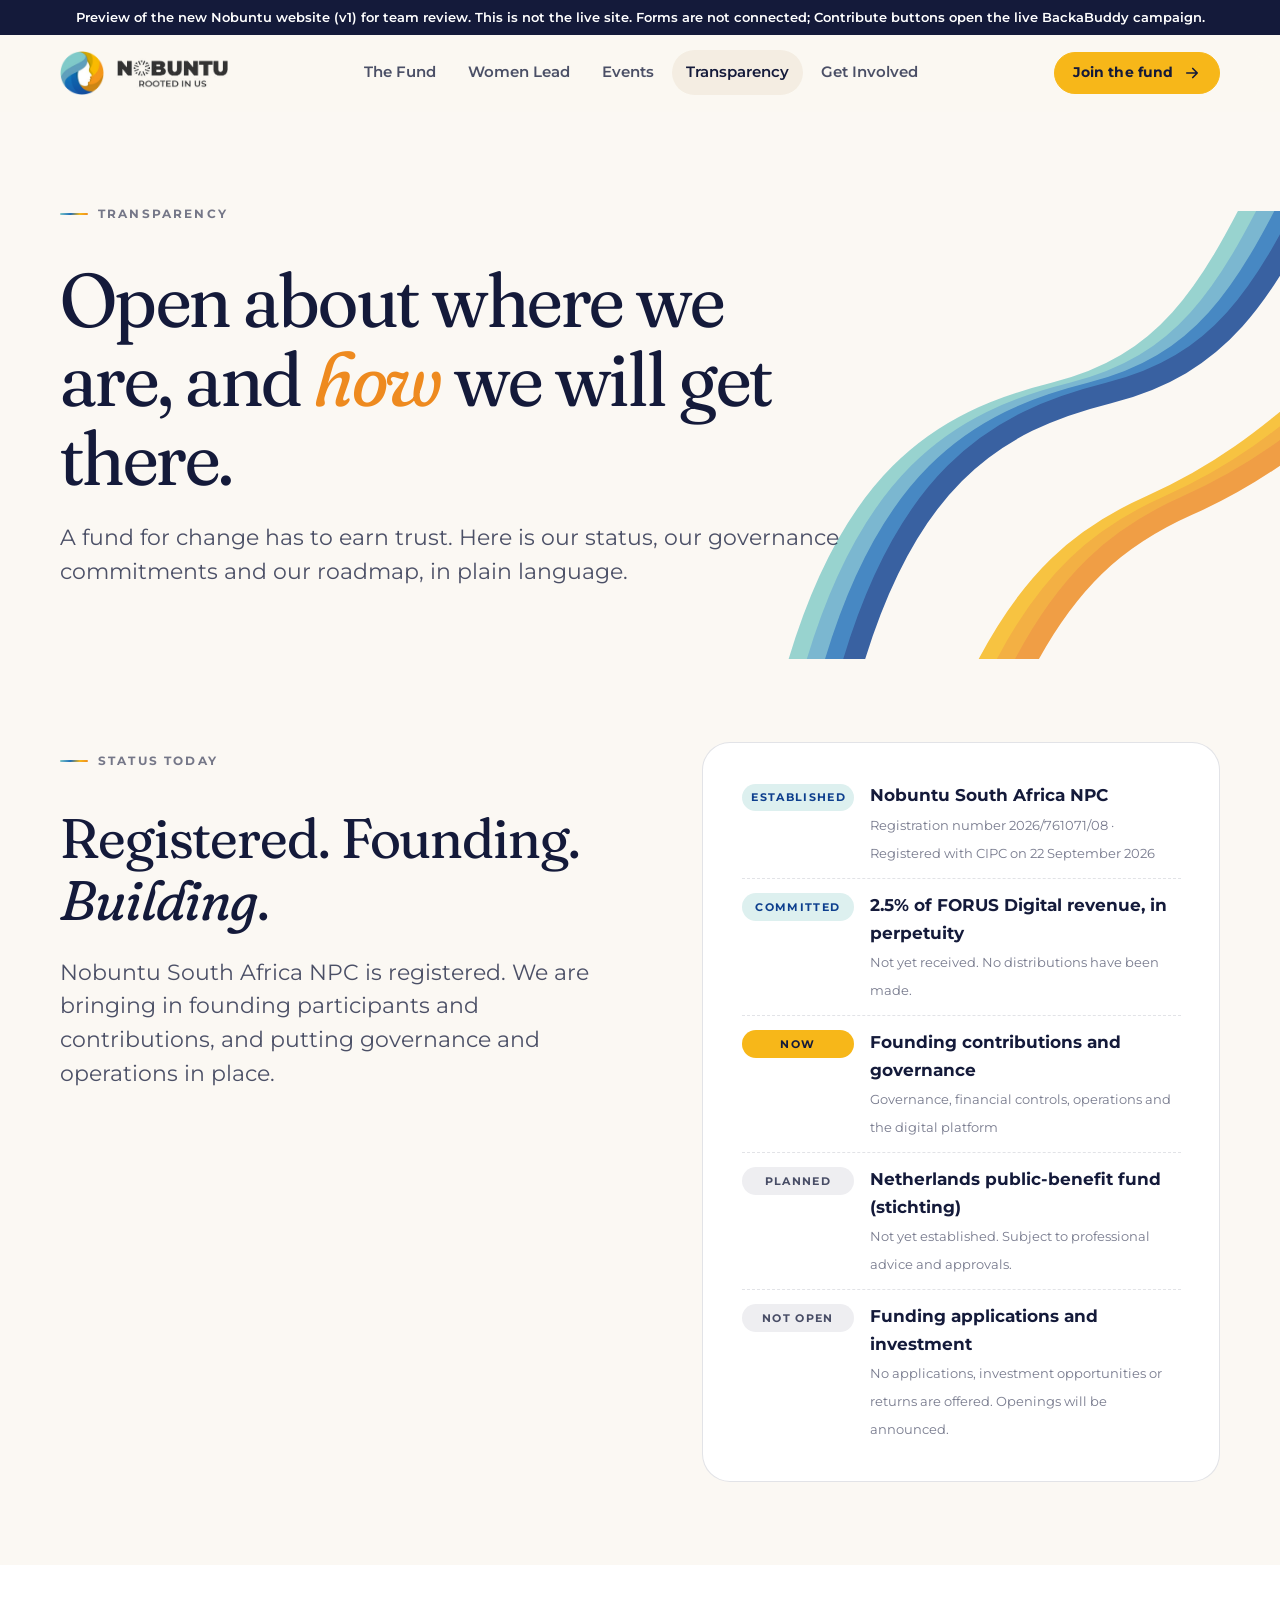
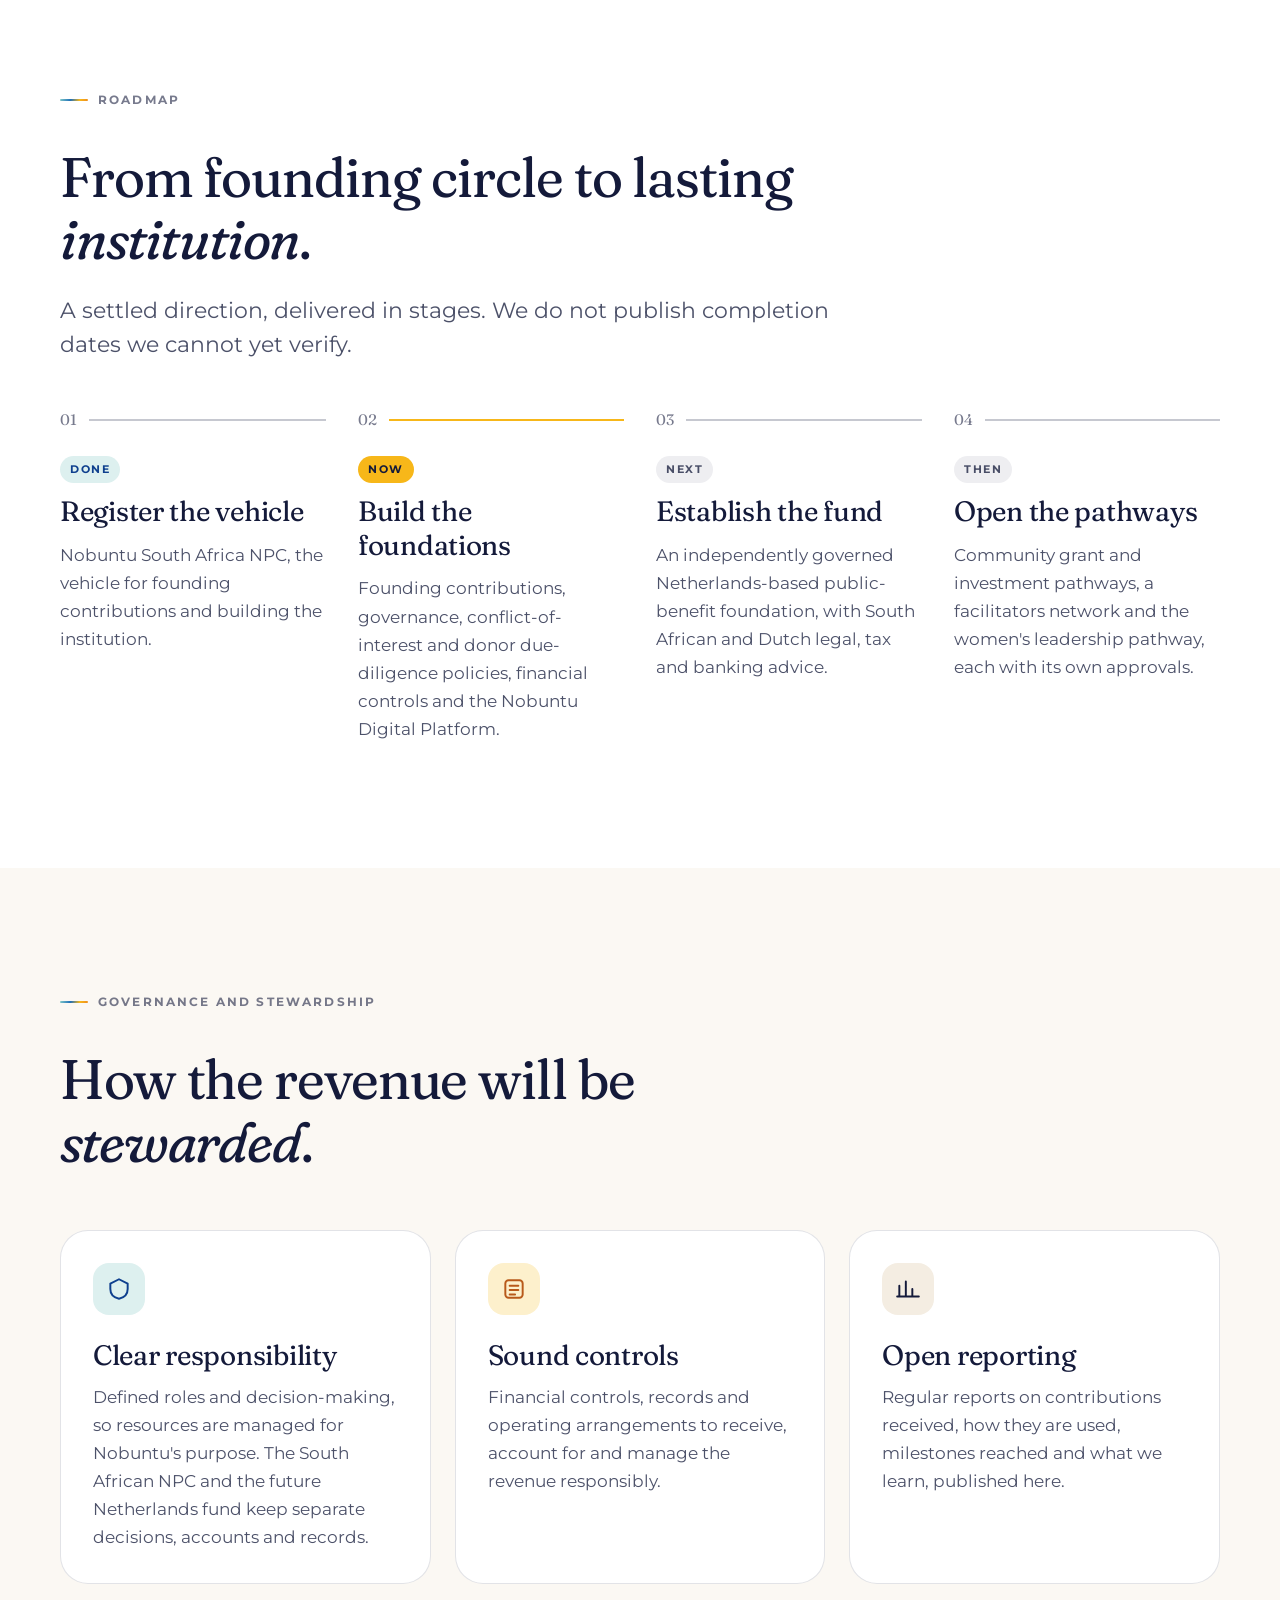
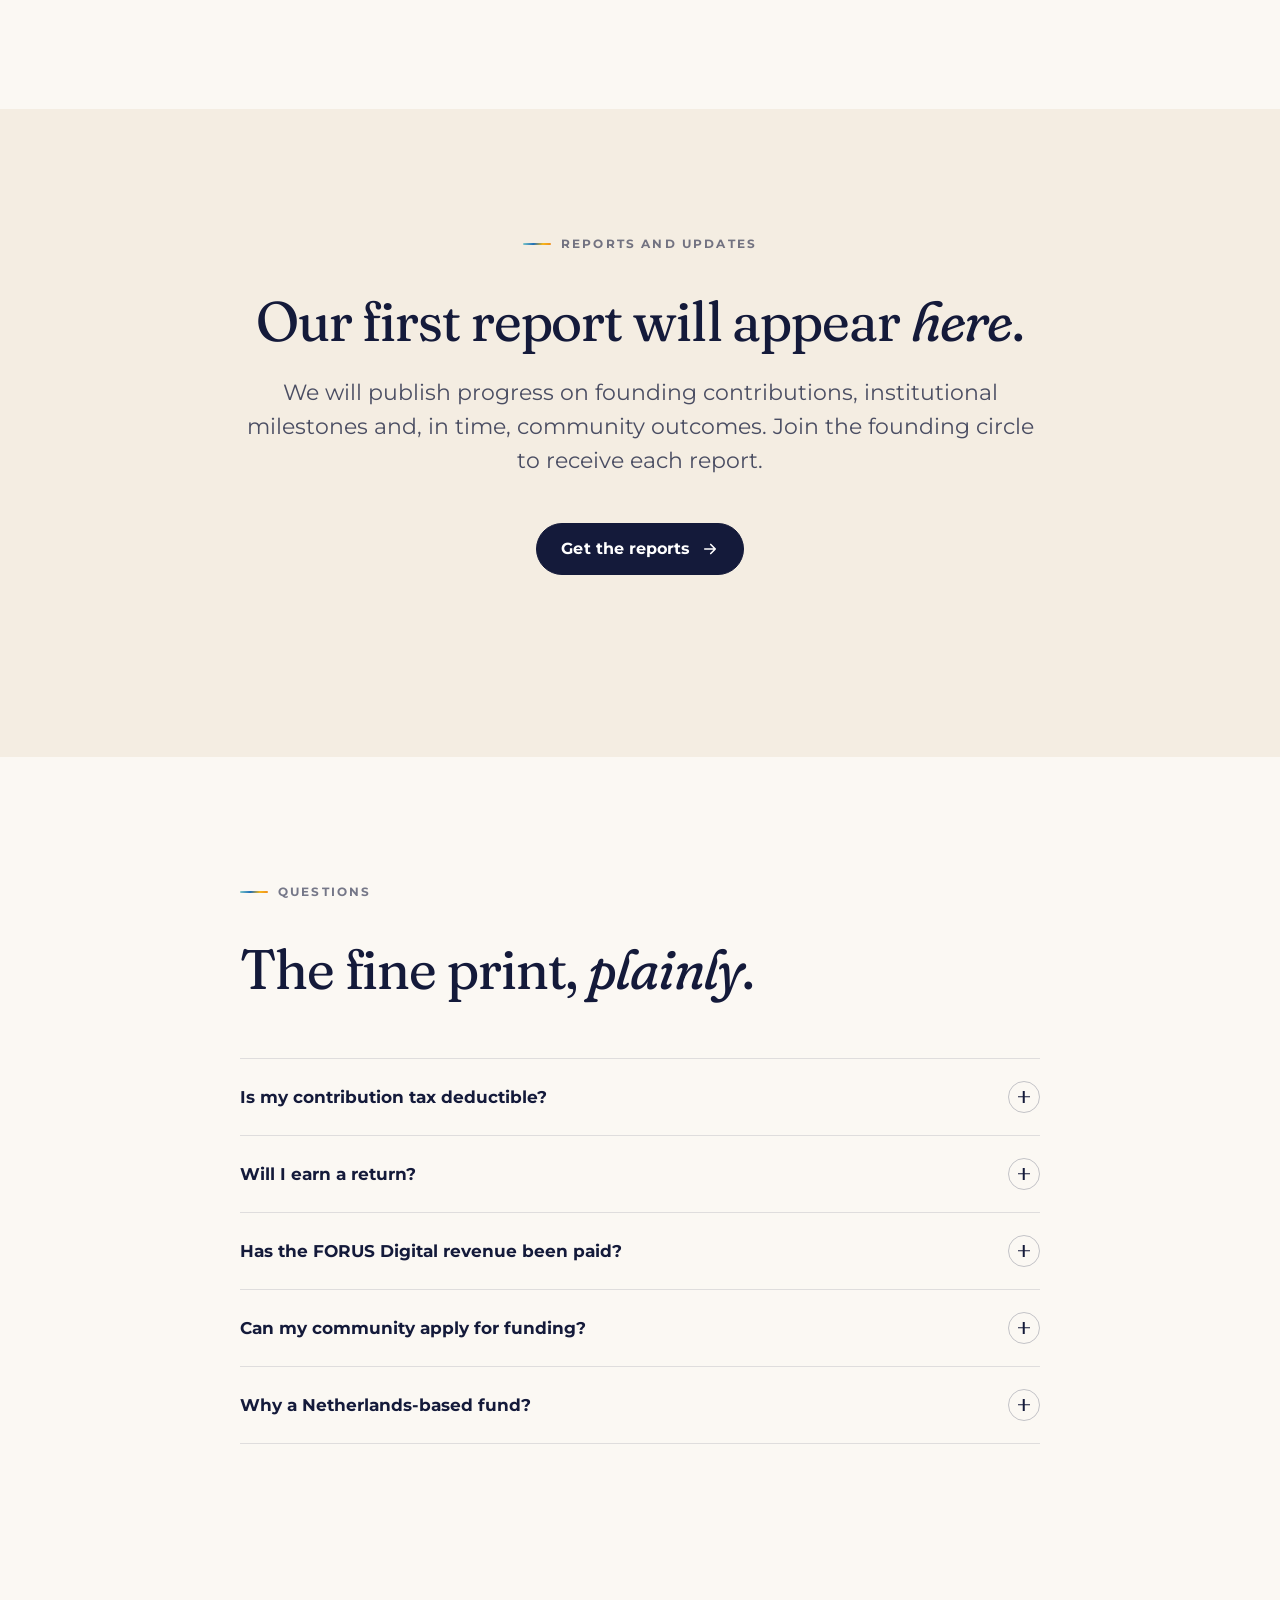
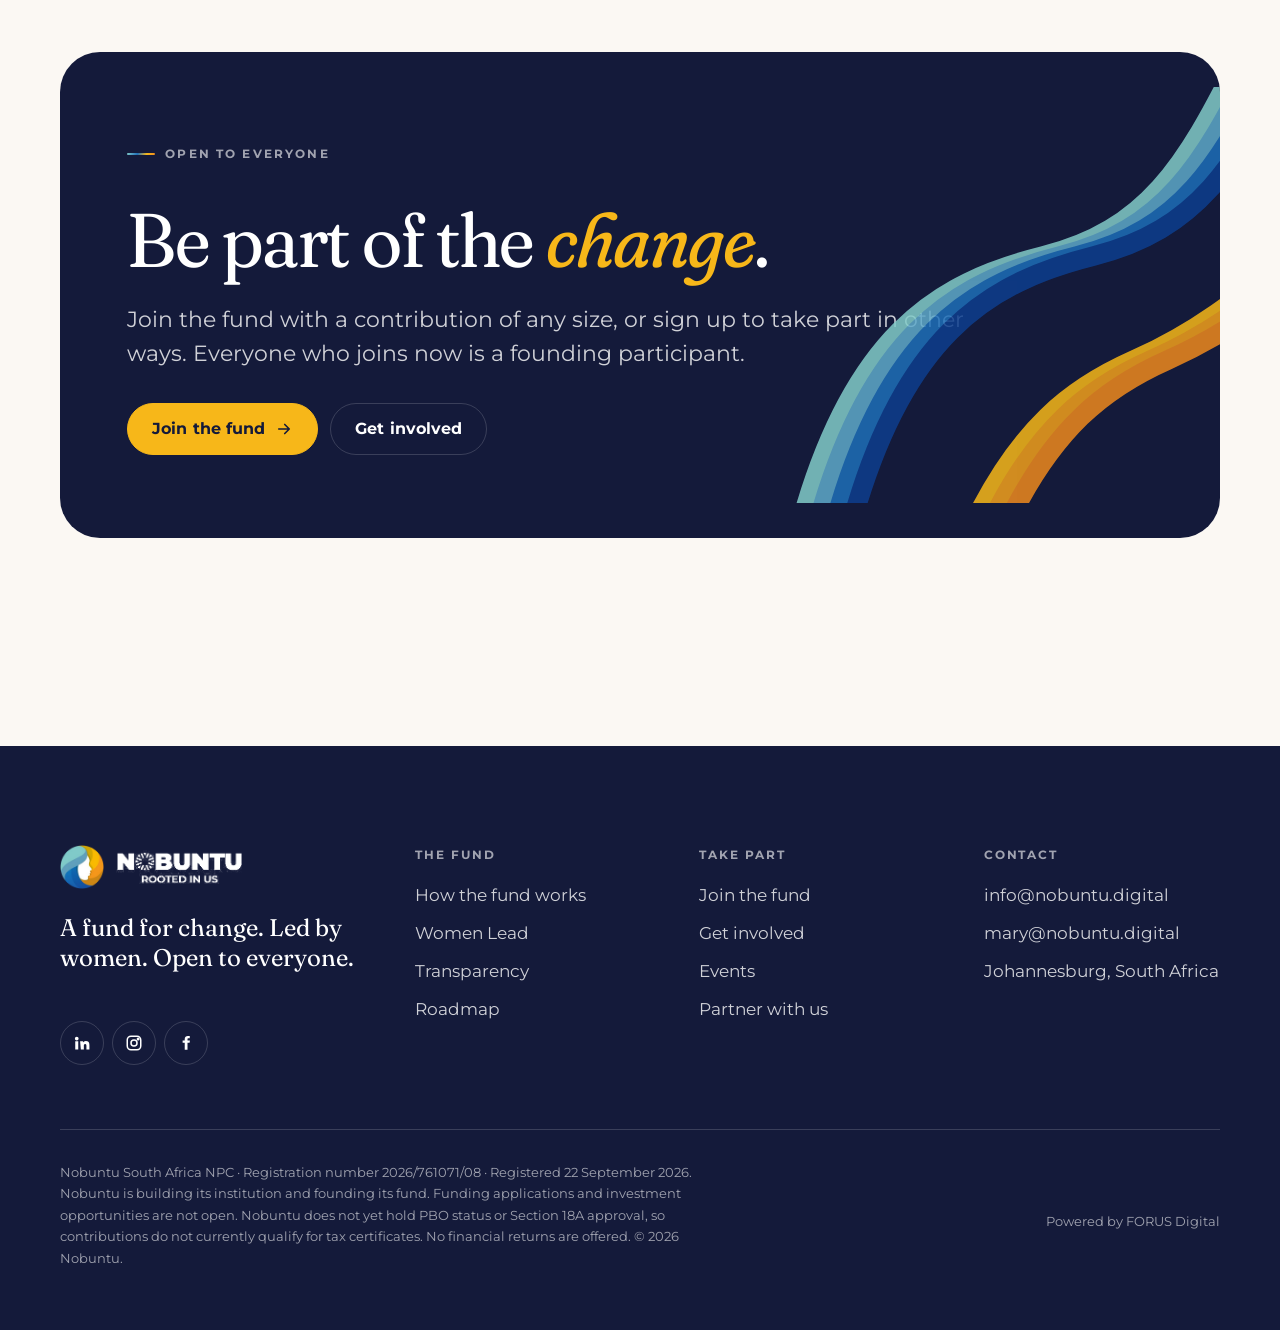
<file: transparency.html>
<!doctype html>
<html lang="en-ZA" class="no-js">
<head>
<meta charset="utf-8">
<meta name="viewport" content="width=device-width, initial-scale=1">
<title>Transparency · Nobuntu</title>
<meta name="robots" content="noindex, nofollow">
<meta name="description" content="Where Nobuntu is today, how it is governed, how the FORUS Digital revenue share will be stewarded, and the roadmap to an independent public-benefit fund.">
<meta name="theme-color" content="#141A3A">
<meta property="og:type" content="website">
<meta property="og:site_name" content="Nobuntu">
<meta property="og:title" content="Transparency · Nobuntu">
<meta property="og:description" content="Where Nobuntu is today, how it is governed, how the FORUS Digital revenue share will be stewarded, and the roadmap to an independent public-benefit fund.">
<meta property="og:url" content="https://nobuntu.digital/transparency.html">
<meta property="og:image" content="https://nobuntu.digital/assets/img/women-planning-1600.jpg">
<meta name="twitter:card" content="summary_large_image">
<link rel="icon" type="image/png" href="assets/img/nobuntu-mark.png">
<link rel="preconnect" href="https://fonts.googleapis.com">
<link rel="preconnect" href="https://fonts.gstatic.com" crossorigin>
<link href="https://fonts.googleapis.com/css2?family=Fraunces:ital,opsz,wght,SOFT,WONK@0,9..144,300..600,0..100,0..1;1,9..144,300..600,0..100,0..1&family=Montserrat:wght@400;500;600;700;800&display=swap" rel="stylesheet">
<link rel="stylesheet" href="assets/css/nobuntu.css">
<script type="application/ld+json">{"@context":"https://schema.org","@type":"NGO","name":"Nobuntu South Africa NPC","alternateName":"Nobuntu","url":"https://nobuntu.digital/","logo":"https://nobuntu.digital/assets/img/nobuntu-logo.png","email":"info@nobuntu.digital","address":{"@type":"PostalAddress","addressLocality":"Johannesburg","addressCountry":"ZA"},"sameAs":["https://www.facebook.com/profile.php?id=61595171391880","https://www.linkedin.com/company/the-nobuntu-fund","https://www.instagram.com/nobuntu_digital/"]}</script>
</head>

<body class="">
<div role="note" style="background:#141A3A;color:#FFFFFF;font:600 13px/1.45 Montserrat,system-ui,sans-serif;text-align:center;padding:8px 16px">Preview of the new Nobuntu website (v1) for team review. This is not the live site. Forms are not connected; Contribute buttons open the live BackaBuddy campaign.</div>
<a class="skip-link" href="#main">Skip to content</a>
<header class="site-header">
  <div class="container header-inner">
    <a class="brand" href="index.html" aria-label="Nobuntu home">
      <img class="mark" src="assets/img/nobuntu-mark.png" alt="" width="44" height="44">
      <img class="word" src="assets/img/nobuntu-wordmark-dark.png" alt="Nobuntu, rooted in us" width="112" height="30">
    </a>
    <nav class="nav" aria-label="Main">
      <ul>
        <li><a href="fund.html" data-nav="fund">The Fund</a></li>
        <li><a href="women-lead.html" data-nav="women">Women Lead</a></li>
        <li><a href="events.html" data-nav="events">Events</a></li>
        <li><a href="transparency.html" data-nav="transparency" aria-current="page">Transparency</a></li>
        <li><a href="get-involved.html" data-nav="involved">Get Involved</a></li>
      </ul>
    </nav>
    <a class="btn btn-sun btn-sm header-cta" href="join-the-fund.html">Join the fund <svg class="arrow" width="18" height="18" viewBox="0 0 24 24" fill="none" stroke="currentColor" stroke-width="2.2" stroke-linecap="round" stroke-linejoin="round" aria-hidden="true" focusable="false"><path d="M5 12h14M13 6l6 6-6 6"/></svg></a>
    <button class="menu-toggle" type="button" aria-expanded="false" aria-controls="mobile-nav"><span class="bars" aria-hidden="true"></span><span class="label">Menu</span></button>
  </div>
</header>
<div class="mobile-nav" id="mobile-nav">
  <nav aria-label="Mobile">
    <ul>
      <li><a class="m-link" href="fund.html" data-nav="fund">The Fund <svg class="arrow" width="18" height="18" viewBox="0 0 24 24" fill="none" stroke="currentColor" stroke-width="2.2" stroke-linecap="round" stroke-linejoin="round" aria-hidden="true" focusable="false"><path d="M5 12h14M13 6l6 6-6 6"/></svg></a></li>
      <li><a class="m-link" href="women-lead.html" data-nav="women">Women Lead <svg class="arrow" width="18" height="18" viewBox="0 0 24 24" fill="none" stroke="currentColor" stroke-width="2.2" stroke-linecap="round" stroke-linejoin="round" aria-hidden="true" focusable="false"><path d="M5 12h14M13 6l6 6-6 6"/></svg></a></li>
      <li><a class="m-link" href="events.html" data-nav="events">Events <svg class="arrow" width="18" height="18" viewBox="0 0 24 24" fill="none" stroke="currentColor" stroke-width="2.2" stroke-linecap="round" stroke-linejoin="round" aria-hidden="true" focusable="false"><path d="M5 12h14M13 6l6 6-6 6"/></svg></a></li>
      <li><a class="m-link" href="transparency.html" data-nav="transparency" aria-current="page">Transparency <svg class="arrow" width="18" height="18" viewBox="0 0 24 24" fill="none" stroke="currentColor" stroke-width="2.2" stroke-linecap="round" stroke-linejoin="round" aria-hidden="true" focusable="false"><path d="M5 12h14M13 6l6 6-6 6"/></svg></a></li>
      <li><a class="m-link" href="get-involved.html" data-nav="involved">Get Involved <svg class="arrow" width="18" height="18" viewBox="0 0 24 24" fill="none" stroke="currentColor" stroke-width="2.2" stroke-linecap="round" stroke-linejoin="round" aria-hidden="true" focusable="false"><path d="M5 12h14M13 6l6 6-6 6"/></svg></a></li>
    </ul>
    <div class="btn-row">
      <a class="btn btn-sun" href="join-the-fund.html">Join the fund <svg class="arrow" width="18" height="18" viewBox="0 0 24 24" fill="none" stroke="currentColor" stroke-width="2.2" stroke-linecap="round" stroke-linejoin="round" aria-hidden="true" focusable="false"><path d="M5 12h14M13 6l6 6-6 6"/></svg></a>
      <a class="btn btn-ghost" href="get-involved.html">Get involved</a>
    </div>
  </nav>
</div>

<main id="main">

<section class="page-hero">
  <svg class="ribbon" viewBox="0 0 800 640" aria-hidden="true" focusable="false"><g opacity=".9"><path d="M40 700 C 120 380, 260 300, 420 260 S 640 120, 720 -40" fill="none" stroke="#82CBC8" stroke-width="30" stroke-linecap="round"/><path d="M66 700 C 146 380, 286 300, 446 260 S 666 120, 746 -40" fill="none" stroke="#5FA9C9" stroke-width="30" stroke-linecap="round"/><path d="M92 700 C 172 380, 312 300, 472 260 S 692 120, 772 -40" fill="none" stroke="#1F6FB8" stroke-width="30" stroke-linecap="round"/><path d="M118 700 C 198 380, 338 300, 498 260 S 718 120, 798 -40" fill="none" stroke="#0E3F8E" stroke-width="30" stroke-linecap="round"/><path d="M300 700 C 380 520, 470 460, 560 420 S 720 330, 820 240" fill="none" stroke="#F7B719" stroke-width="30" stroke-linecap="round"/><path d="M326 700 C 406 520, 496 460, 586 420 S 746 330, 846 240" fill="none" stroke="#F2A01C" stroke-width="30" stroke-linecap="round"/><path d="M352 700 C 432 520, 522 460, 612 420 S 772 330, 872 240" fill="none" stroke="#EE8A1F" stroke-width="30" stroke-linecap="round"/></g></svg>
  <div class="container">
    <p class="eyebrow reveal">Transparency</p>
    <h1 class="h1 reveal reveal-delay-1">Open about where we are, and <em class="accent-sun">how</em> we will get there.</h1>
    <p class="lede reveal reveal-delay-2">A fund for change has to earn trust. Here is our status, our governance commitments and our roadmap, in plain language.</p>
  </div>
</section>

<section class="section-tight" aria-labelledby="status-title">
  <div class="container">
    <div class="split top">
      <div class="stack reveal">
        <p class="eyebrow">Status today</p>
        <h2 class="h2" id="status-title">Registered. Founding. <em>Building</em>.</h2>
        <p class="lede">Nobuntu South Africa NPC is registered. We are bringing in founding participants and contributions, and putting governance and operations in place.</p>
      </div>
      <div class="status-panel reveal reveal-delay-1">
        <ul class="status-list">
          <li><span class="badge done">Established</span><span><strong>Nobuntu South Africa NPC</strong><br><span class="micro">Registration number 2026/761071/08 · Registered with CIPC on 22 September 2026</span></span></li>
          <li><span class="badge done">Committed</span><span><strong>2.5% of FORUS Digital revenue, in perpetuity</strong><br><span class="micro">Not yet received. No distributions have been made.</span></span></li>
          <li><span class="badge now">Now</span><span><strong>Founding contributions and governance</strong><br><span class="micro">Governance, financial controls, operations and the digital platform</span></span></li>
          <li><span class="badge next">Planned</span><span><strong>Netherlands public-benefit fund (stichting)</strong><br><span class="micro">Not yet established. Subject to professional advice and approvals.</span></span></li>
          <li><span class="badge next">Not open</span><span><strong>Funding applications and investment</strong><br><span class="micro">No applications, investment opportunities or returns are offered. Openings will be announced.</span></span></li>
        </ul>
      </div>
    </div>
  </div>
</section>

<section class="section bg-white" id="roadmap" aria-labelledby="roadmap-title">
  <div class="container">
    <div class="section-head">
      <p class="eyebrow">Roadmap</p>
      <h2 class="h2" id="roadmap-title">From founding circle to lasting <em>institution</em>.</h2>
      <p class="lede">A settled direction, delivered in stages. We do not publish completion dates we cannot yet verify.</p>
    </div>
    <div class="steps four">
      <div class="step is-done reveal"><span class="step-badge">Done</span><h3 class="h3">Register the vehicle</h3><p>Nobuntu South Africa NPC, the vehicle for founding contributions and building the institution.</p></div>
      <div class="step is-now reveal reveal-delay-1"><span class="step-badge">Now</span><h3 class="h3">Build the foundations</h3><p>Founding contributions, governance, conflict-of-interest and donor due-diligence policies, financial controls and the Nobuntu Digital Platform.</p></div>
      <div class="step reveal reveal-delay-2"><span class="step-badge">Next</span><h3 class="h3">Establish the fund</h3><p>An independently governed Netherlands-based public-benefit foundation, with South African and Dutch legal, tax and banking advice.</p></div>
      <div class="step reveal reveal-delay-3"><span class="step-badge">Then</span><h3 class="h3">Open the pathways</h3><p>Community grant and investment pathways, a facilitators network and the women's leadership pathway, each with its own approvals.</p></div>
    </div>
  </div>
</section>

<section class="section" aria-labelledby="gov-title">
  <div class="container">
    <div class="section-head">
      <p class="eyebrow">Governance and stewardship</p>
      <h2 class="h2" id="gov-title">How the revenue will be <em>stewarded</em>.</h2>
    </div>
    <div class="grid grid-3">
      <div class="card reveal">
        <div class="icon-chip sea"><svg viewBox="0 0 24 24" fill="none" stroke="currentColor" stroke-width="1.8" stroke-linecap="round" stroke-linejoin="round" aria-hidden="true"><path d="M12 3l8 4v5c0 5-3.5 8-8 9-4.5-1-8-4-8-9V7z"/></svg></div>
        <h3 class="h3">Clear responsibility</h3>
        <p>Defined roles and decision-making, so resources are managed for Nobuntu's purpose. The South African NPC and the future Netherlands fund keep separate decisions, accounts and records.</p>
      </div>
      <div class="card reveal reveal-delay-1">
        <div class="icon-chip sun"><svg viewBox="0 0 24 24" fill="none" stroke="currentColor" stroke-width="1.8" stroke-linecap="round" stroke-linejoin="round" aria-hidden="true"><rect x="4" y="4" width="16" height="16" rx="3"/><path d="M8 9h8M8 13h8M8 17h5"/></svg></div>
        <h3 class="h3">Sound controls</h3>
        <p>Financial controls, records and operating arrangements to receive, account for and manage the revenue responsibly.</p>
      </div>
      <div class="card reveal reveal-delay-2">
        <div class="icon-chip"><svg viewBox="0 0 24 24" fill="none" stroke="currentColor" stroke-width="1.8" stroke-linecap="round" stroke-linejoin="round" aria-hidden="true"><path d="M4 19V9M10 19V5M16 19v-7M22 19H2"/></svg></div>
        <h3 class="h3">Open reporting</h3>
        <p>Regular reports on contributions received, how they are used, milestones reached and what we learn, published here.</p>
      </div>
    </div>
  </div>
</section>

<section class="section bg-sand" aria-labelledby="reports-title">
  <div class="container container-narrow">
    <div class="section-head center">
      <p class="eyebrow">Reports and updates</p>
      <h2 class="h2" id="reports-title">Our first report will appear <em>here</em>.</h2>
      <p class="lede">We will publish progress on founding contributions, institutional milestones and, in time, community outcomes. Join the founding circle to receive each report.</p>
      <a class="btn" href="get-involved.html?interest=follow">Get the reports <svg class="arrow" width="18" height="18" viewBox="0 0 24 24" fill="none" stroke="currentColor" stroke-width="2.2" stroke-linecap="round" stroke-linejoin="round" aria-hidden="true" focusable="false"><path d="M5 12h14M13 6l6 6-6 6"/></svg></a>
    </div>
  </div>
</section>

<section class="section" aria-labelledby="faq-title">
  <div class="container container-narrow">
    <div class="section-head">
      <p class="eyebrow">Questions</p>
      <h2 class="h2" id="faq-title">The fine print, <em>plainly</em>.</h2>
    </div>
    <div class="faq">
      <details><summary>Is my contribution tax deductible?<span class="plus" aria-hidden="true"></span></summary><div class="answer">Not yet. Nobuntu South Africa NPC does not currently hold PBO status or Section 18A approval, so we cannot issue tax certificates. We will tell participants if that changes.</div></details>
      <details><summary>Will I earn a return?<span class="plus" aria-hidden="true"></span></summary><div class="answer">No. Joining the fund is participation in a public-benefit purpose. It is not an investment, and no financial returns are offered.</div></details>
      <details><summary>Has the FORUS Digital revenue been paid?<span class="plus" aria-hidden="true"></span></summary><div class="answer">The 2.5% revenue commitment is in place. No revenue has been received or distributed yet. Founding contributions build the institution that will receive it.</div></details>
      <details><summary>Can my community apply for funding?<span class="plus" aria-hidden="true"></span></summary><div class="answer">Not yet. Funding pathways will open once the fund's structures and approvals are in place. You can register interest on the Get Involved page and we will tell you when they open.</div></details>
      <details><summary>Why a Netherlands-based fund?<span class="plus" aria-hidden="true"></span></summary><div class="answer">The long-term plan is an independently governed public-benefit foundation (a Dutch stichting). It has not yet been established and depends on professional advice and approvals.</div></details>
    </div>
  </div>
</section>

<section class="section-tight" aria-labelledby="cta-title">
  <div class="container">
    <div class="cta-band on-dark reveal">
      <div class="cta-art"><svg class="ribbon" viewBox="0 0 800 640" aria-hidden="true" focusable="false"><g opacity=".9"><path d="M40 700 C 120 380, 260 300, 420 260 S 640 120, 720 -40" fill="none" stroke="#82CBC8" stroke-width="30" stroke-linecap="round"/><path d="M66 700 C 146 380, 286 300, 446 260 S 666 120, 746 -40" fill="none" stroke="#5FA9C9" stroke-width="30" stroke-linecap="round"/><path d="M92 700 C 172 380, 312 300, 472 260 S 692 120, 772 -40" fill="none" stroke="#1F6FB8" stroke-width="30" stroke-linecap="round"/><path d="M118 700 C 198 380, 338 300, 498 260 S 718 120, 798 -40" fill="none" stroke="#0E3F8E" stroke-width="30" stroke-linecap="round"/><path d="M300 700 C 380 520, 470 460, 560 420 S 720 330, 820 240" fill="none" stroke="#F7B719" stroke-width="30" stroke-linecap="round"/><path d="M326 700 C 406 520, 496 460, 586 420 S 746 330, 846 240" fill="none" stroke="#F2A01C" stroke-width="30" stroke-linecap="round"/><path d="M352 700 C 432 520, 522 460, 612 420 S 772 330, 872 240" fill="none" stroke="#EE8A1F" stroke-width="30" stroke-linecap="round"/></g></svg></div>
      <p class="eyebrow">Open to everyone</p>
      <h2 class="h1 mt-3" id="cta-title">Be part of the <em class="accent-sun">change</em>.</h2>
      <p class="lede">Join the fund with a contribution of any size, or sign up to take part in other ways. Everyone who joins now is a founding participant.</p>
      <div class="btn-row">
        <a class="btn btn-sun" href="join-the-fund.html">Join the fund <svg class="arrow" width="18" height="18" viewBox="0 0 24 24" fill="none" stroke="currentColor" stroke-width="2.2" stroke-linecap="round" stroke-linejoin="round" aria-hidden="true" focusable="false"><path d="M5 12h14M13 6l6 6-6 6"/></svg></a>
        <a class="btn btn-ghost" href="get-involved.html">Get involved</a>
      </div>
    </div>
  </div>
</section>


</main>
<footer class="site-footer on-dark">
  <div class="container">
    <div class="footer-top">
      <div class="footer-brand">
        <a class="brand" href="index.html" aria-label="Nobuntu home">
          <img class="mark" src="assets/img/nobuntu-mark.png" alt="" width="44" height="44">
          <img class="word" src="assets/img/nobuntu-wordmark-white.png" alt="Nobuntu, rooted in us" width="127" height="34">
        </a>
        <p class="footer-line">A fund for change. Led by women. Open to everyone.</p>
        <div class="socials">
          <a href="https://www.linkedin.com/company/the-nobuntu-fund" aria-label="Nobuntu on LinkedIn" rel="noopener"><svg viewBox="0 0 24 24" fill="currentColor" aria-hidden="true"><path d="M4.98 3.5a2.5 2.5 0 1 1 0 5 2.5 2.5 0 0 1 0-5zM3 9.75h4v11H3zM9.5 9.75h3.8v1.5h.05c.53-1 1.83-2.05 3.77-2.05 4.03 0 4.78 2.65 4.78 6.1v5.45h-4v-4.83c0-1.15-.02-2.63-1.6-2.63-1.6 0-1.85 1.25-1.85 2.55v4.91h-4z"/></svg></a>
          <a href="https://www.instagram.com/nobuntu_digital/" aria-label="Nobuntu on Instagram" rel="noopener"><svg viewBox="0 0 24 24" fill="none" stroke="currentColor" stroke-width="2" aria-hidden="true"><rect x="3" y="3" width="18" height="18" rx="5"/><circle cx="12" cy="12" r="4"/><circle cx="17.5" cy="6.5" r="1" fill="currentColor"/></svg></a>
          <a href="https://www.facebook.com/profile.php?id=61595171391880" aria-label="Nobuntu on Facebook" rel="noopener"><svg viewBox="0 0 24 24" fill="currentColor" aria-hidden="true"><path d="M14 8.5V6.8c0-.8.2-1.3 1.4-1.3H17V2.6c-.3 0-1.3-.1-2.5-.1-2.5 0-4.2 1.5-4.2 4.3v1.7H7.5v3.2h2.8V21h3.7v-9.3h2.8l.4-3.2z"/></svg></a>
        </div>
      </div>
      <div class="footer-col">
        <h3>The fund</h3>
        <ul>
          <li><a href="fund.html">How the fund works</a></li>
          <li><a href="women-lead.html">Women Lead</a></li>
          <li><a href="transparency.html">Transparency</a></li>
          <li><a href="transparency.html#roadmap">Roadmap</a></li>
        </ul>
      </div>
      <div class="footer-col">
        <h3>Take part</h3>
        <ul>
          <li><a href="join-the-fund.html">Join the fund</a></li>
          <li><a href="get-involved.html">Get involved</a></li>
          <li><a href="events.html">Events</a></li>
          <li><a href="join-the-fund.html#partners">Partner with us</a></li>
        </ul>
      </div>
      <div class="footer-col">
        <h3>Contact</h3>
        <ul>
          <li><a href="mailto:info@nobuntu.digital">info@nobuntu.digital</a></li>
          <li><a href="mailto:mary@nobuntu.digital">mary@nobuntu.digital</a></li>
          <li>Johannesburg, South Africa</li>
        </ul>
      </div>
    </div>
    <div class="footer-legal">
      <p>Nobuntu South Africa NPC · Registration number 2026/761071/08 · Registered 22 September 2026. Nobuntu is building its institution and founding its fund. Funding applications and investment opportunities are not open. Nobuntu does not yet hold PBO status or Section 18A approval, so contributions do not currently qualify for tax certificates. No financial returns are offered. © <span data-year>2026</span> Nobuntu.</p>
      <p class="powered">Powered by FORUS Digital</p>
    </div>
  </div>
</footer>
<script src="assets/js/site.js" defer></script>

</body>
</html>
</file>
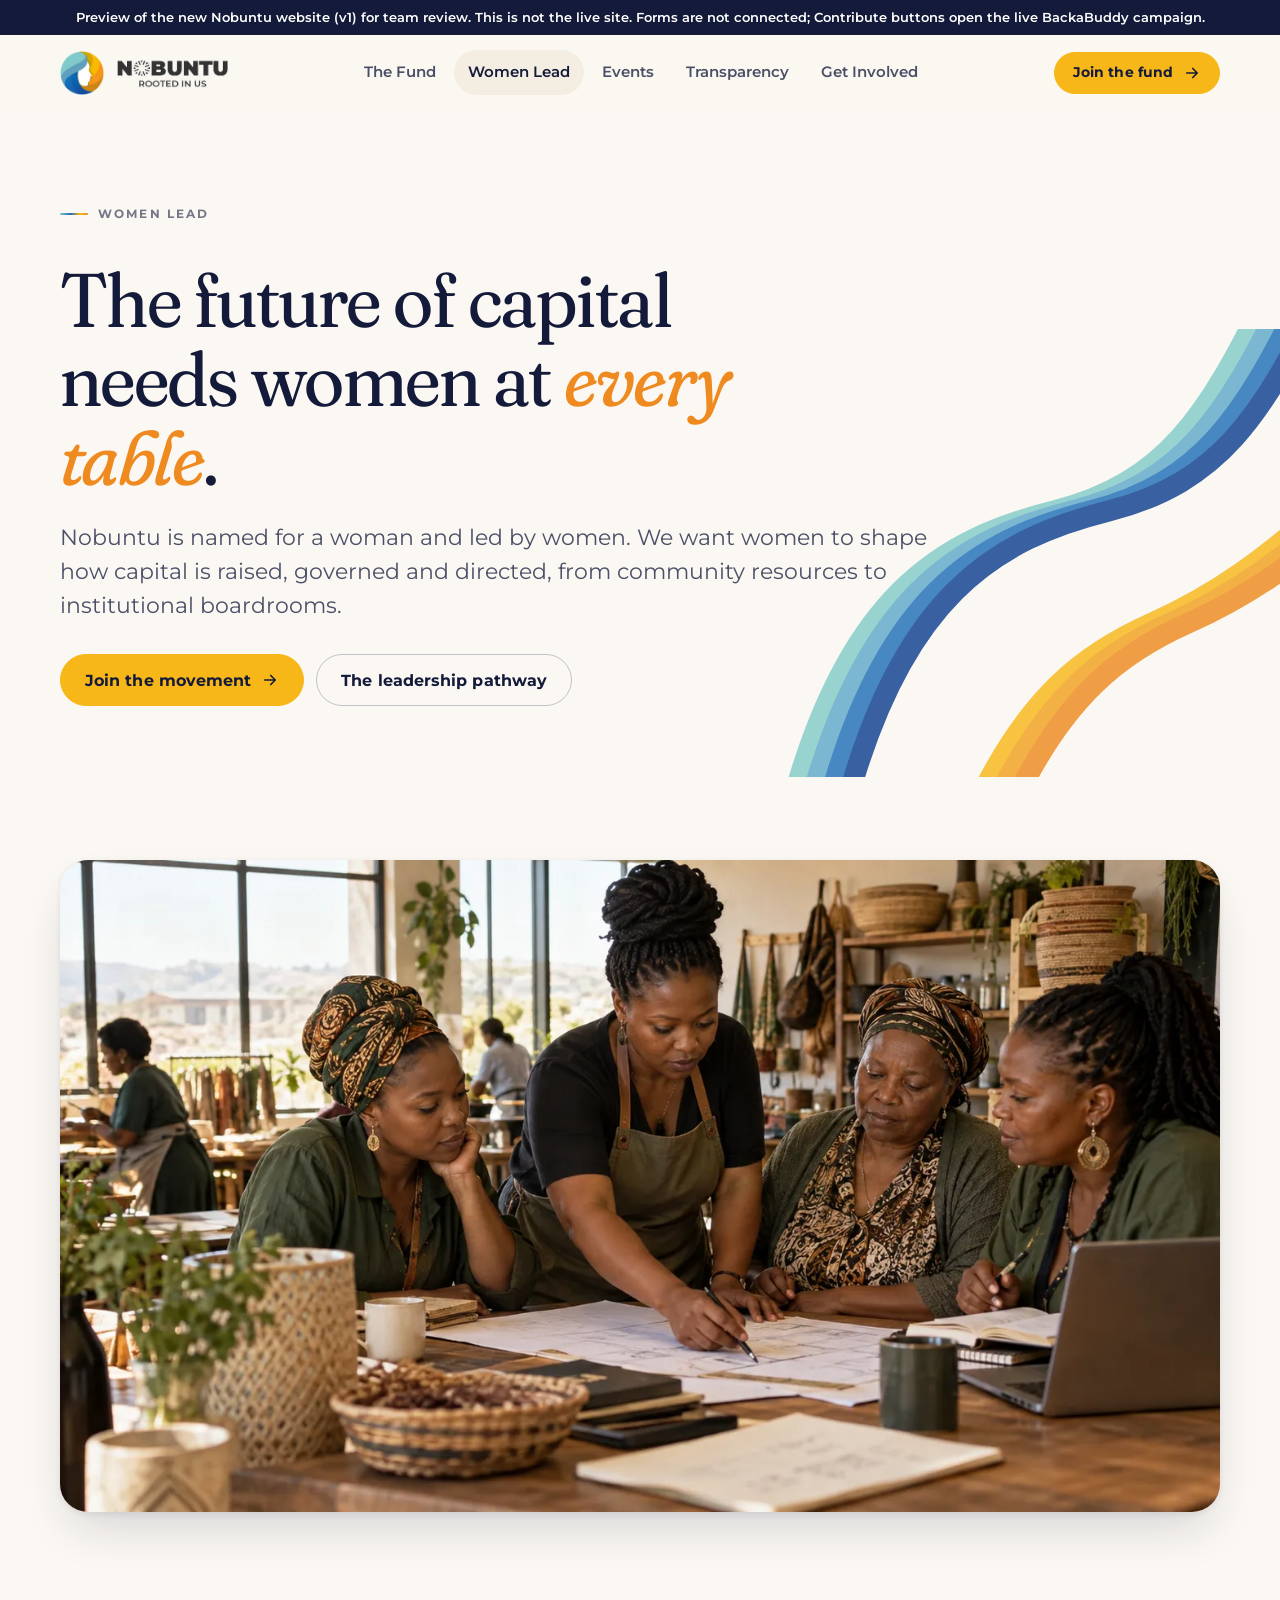
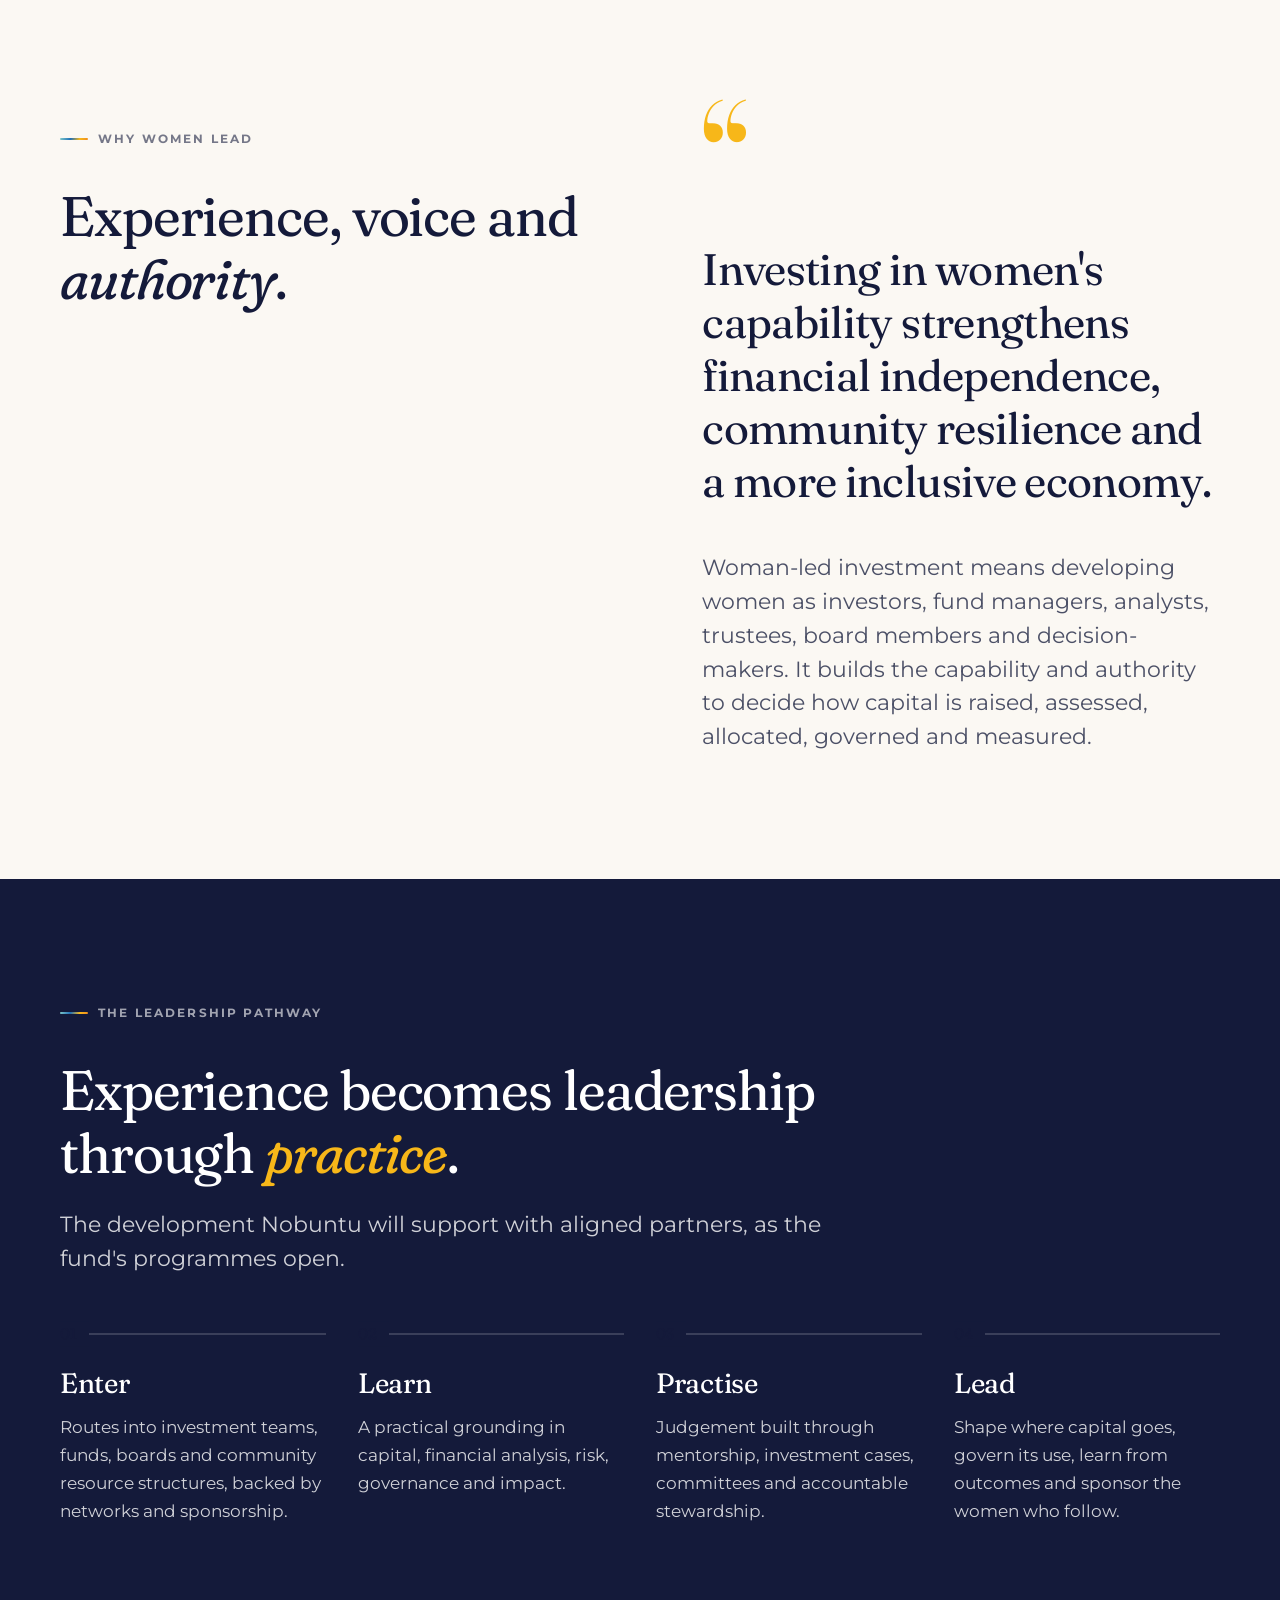
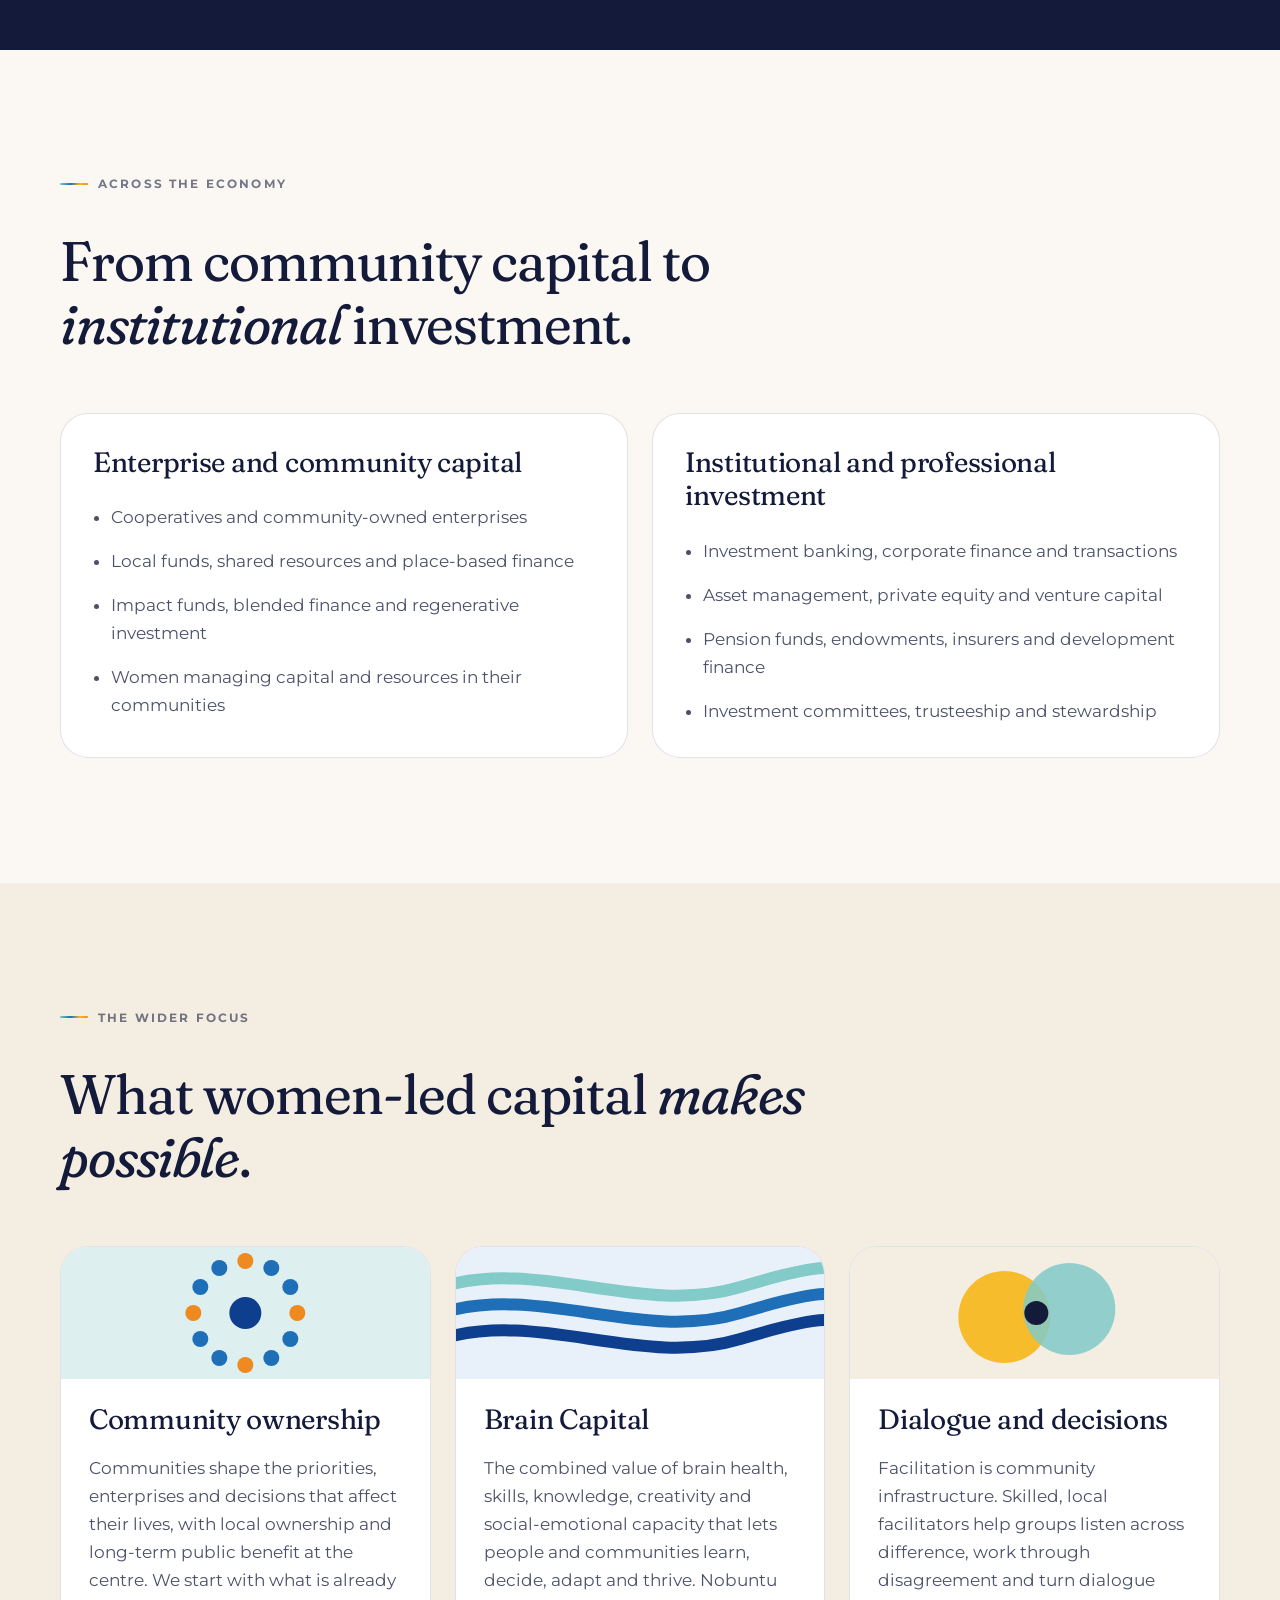
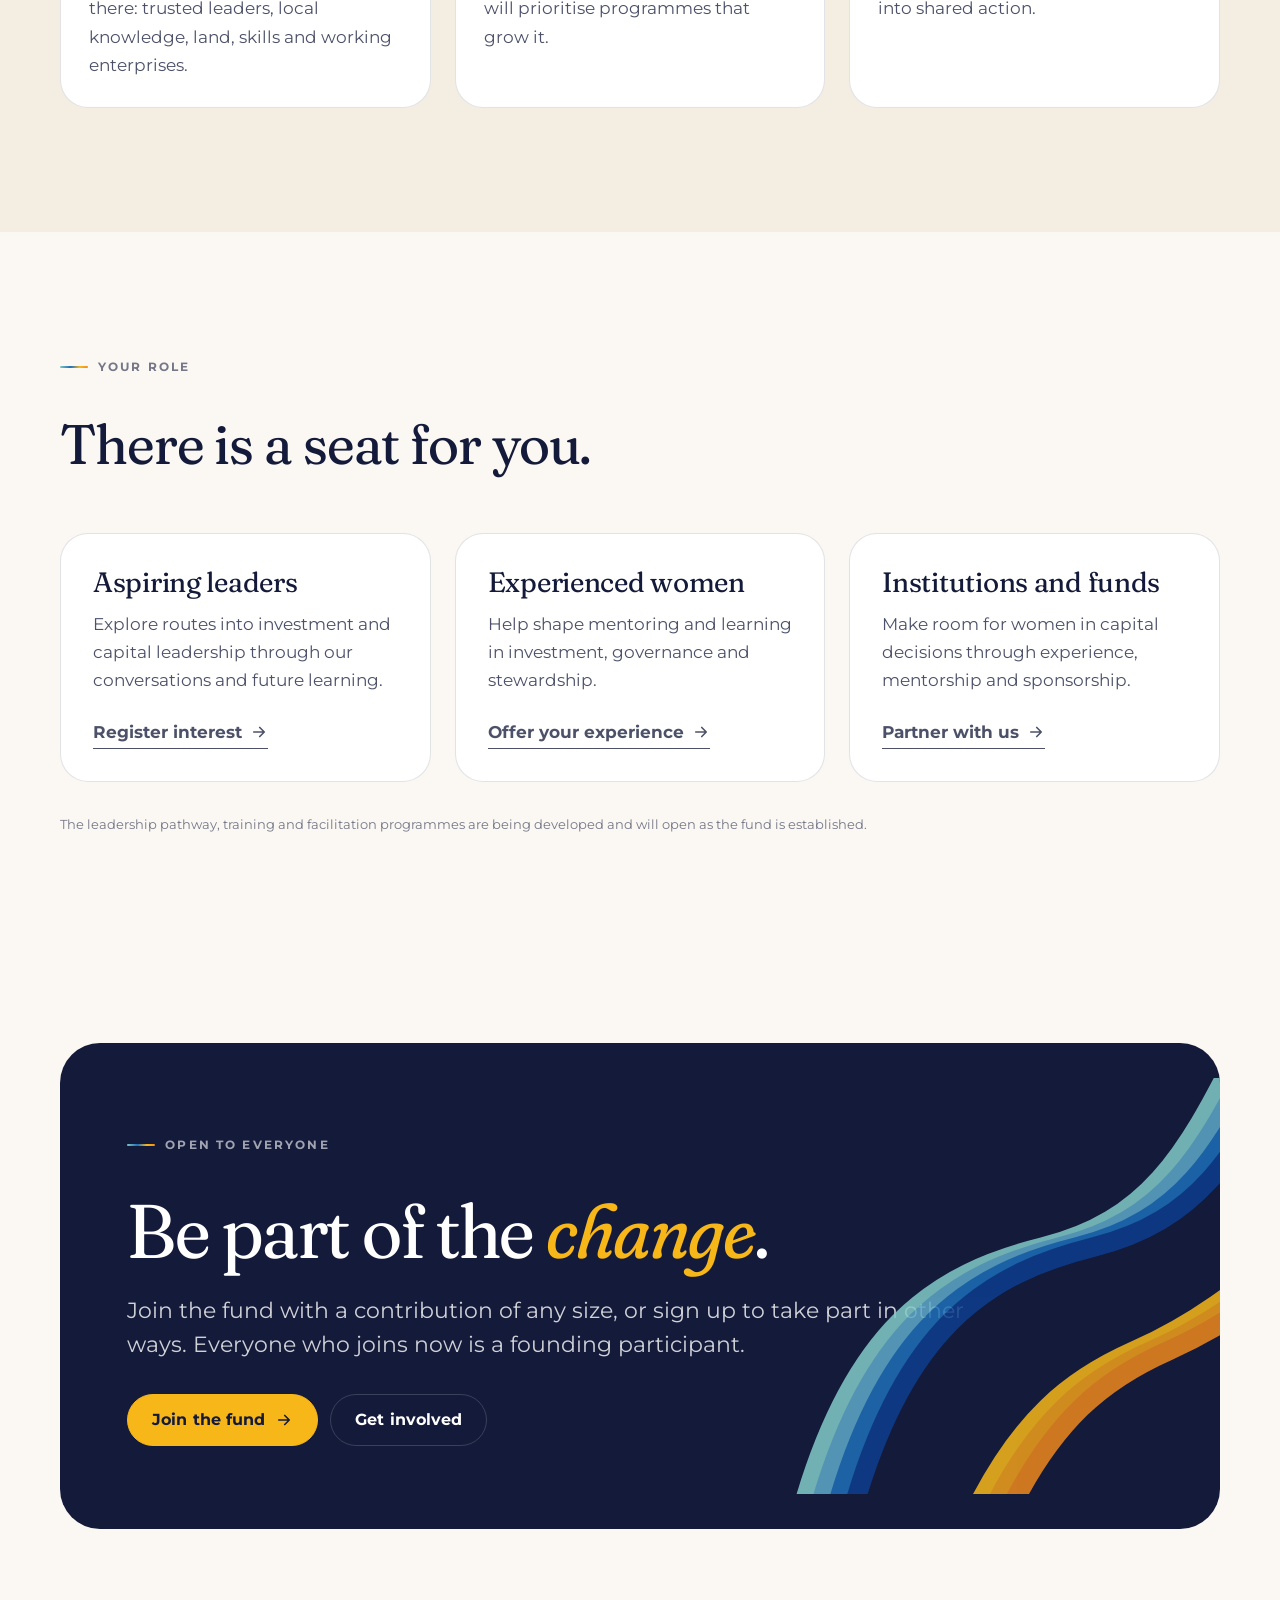
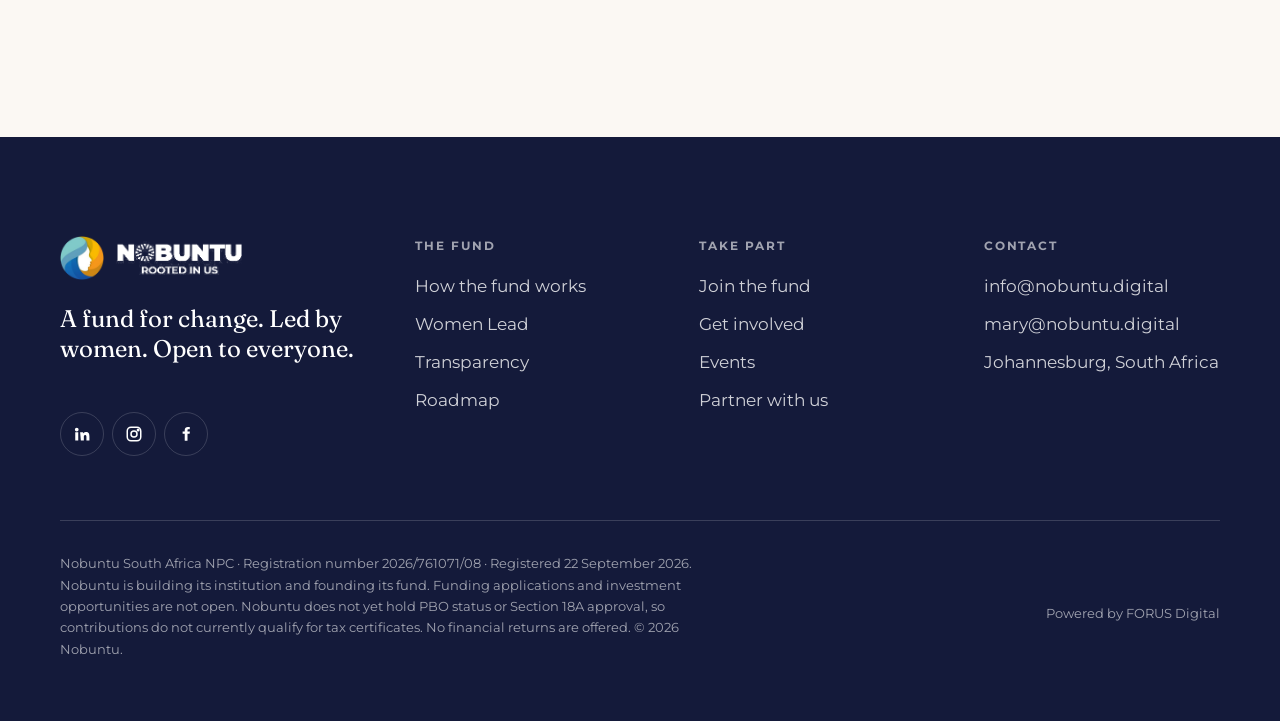
<file: women-lead.html>
<!doctype html>
<html lang="en-ZA" class="no-js">
<head>
<meta charset="utf-8">
<meta name="viewport" content="width=device-width, initial-scale=1">
<title>Women Lead · Nobuntu</title>
<meta name="robots" content="noindex, nofollow">
<meta name="description" content="Nobuntu is a woman-led fund. Women shaping capital sits at its heart, alongside community ownership, Brain Capital and facilitation.">
<meta name="theme-color" content="#141A3A">
<meta property="og:type" content="website">
<meta property="og:site_name" content="Nobuntu">
<meta property="og:title" content="Women Lead · Nobuntu">
<meta property="og:description" content="Nobuntu is a woman-led fund. Women shaping capital sits at its heart, alongside community ownership, Brain Capital and facilitation.">
<meta property="og:url" content="https://nobuntu.digital/women-lead.html">
<meta property="og:image" content="https://nobuntu.digital/assets/img/women-planning-1600.jpg">
<meta name="twitter:card" content="summary_large_image">
<link rel="icon" type="image/png" href="assets/img/nobuntu-mark.png">
<link rel="preconnect" href="https://fonts.googleapis.com">
<link rel="preconnect" href="https://fonts.gstatic.com" crossorigin>
<link href="https://fonts.googleapis.com/css2?family=Fraunces:ital,opsz,wght,SOFT,WONK@0,9..144,300..600,0..100,0..1;1,9..144,300..600,0..100,0..1&family=Montserrat:wght@400;500;600;700;800&display=swap" rel="stylesheet">
<link rel="stylesheet" href="assets/css/nobuntu.css">
<script type="application/ld+json">{"@context":"https://schema.org","@type":"NGO","name":"Nobuntu South Africa NPC","alternateName":"Nobuntu","url":"https://nobuntu.digital/","logo":"https://nobuntu.digital/assets/img/nobuntu-logo.png","email":"info@nobuntu.digital","address":{"@type":"PostalAddress","addressLocality":"Johannesburg","addressCountry":"ZA"},"sameAs":["https://www.facebook.com/profile.php?id=61595171391880","https://www.linkedin.com/company/the-nobuntu-fund","https://www.instagram.com/nobuntu_digital/"]}</script>
</head>

<body class="">
<div role="note" style="background:#141A3A;color:#FFFFFF;font:600 13px/1.45 Montserrat,system-ui,sans-serif;text-align:center;padding:8px 16px">Preview of the new Nobuntu website (v1) for team review. This is not the live site. Forms are not connected; Contribute buttons open the live BackaBuddy campaign.</div>
<a class="skip-link" href="#main">Skip to content</a>
<header class="site-header">
  <div class="container header-inner">
    <a class="brand" href="index.html" aria-label="Nobuntu home">
      <img class="mark" src="assets/img/nobuntu-mark.png" alt="" width="44" height="44">
      <img class="word" src="assets/img/nobuntu-wordmark-dark.png" alt="Nobuntu, rooted in us" width="112" height="30">
    </a>
    <nav class="nav" aria-label="Main">
      <ul>
        <li><a href="fund.html" data-nav="fund">The Fund</a></li>
        <li><a href="women-lead.html" data-nav="women" aria-current="page">Women Lead</a></li>
        <li><a href="events.html" data-nav="events">Events</a></li>
        <li><a href="transparency.html" data-nav="transparency">Transparency</a></li>
        <li><a href="get-involved.html" data-nav="involved">Get Involved</a></li>
      </ul>
    </nav>
    <a class="btn btn-sun btn-sm header-cta" href="join-the-fund.html">Join the fund <svg class="arrow" width="18" height="18" viewBox="0 0 24 24" fill="none" stroke="currentColor" stroke-width="2.2" stroke-linecap="round" stroke-linejoin="round" aria-hidden="true" focusable="false"><path d="M5 12h14M13 6l6 6-6 6"/></svg></a>
    <button class="menu-toggle" type="button" aria-expanded="false" aria-controls="mobile-nav"><span class="bars" aria-hidden="true"></span><span class="label">Menu</span></button>
  </div>
</header>
<div class="mobile-nav" id="mobile-nav">
  <nav aria-label="Mobile">
    <ul>
      <li><a class="m-link" href="fund.html" data-nav="fund">The Fund <svg class="arrow" width="18" height="18" viewBox="0 0 24 24" fill="none" stroke="currentColor" stroke-width="2.2" stroke-linecap="round" stroke-linejoin="round" aria-hidden="true" focusable="false"><path d="M5 12h14M13 6l6 6-6 6"/></svg></a></li>
      <li><a class="m-link" href="women-lead.html" data-nav="women" aria-current="page">Women Lead <svg class="arrow" width="18" height="18" viewBox="0 0 24 24" fill="none" stroke="currentColor" stroke-width="2.2" stroke-linecap="round" stroke-linejoin="round" aria-hidden="true" focusable="false"><path d="M5 12h14M13 6l6 6-6 6"/></svg></a></li>
      <li><a class="m-link" href="events.html" data-nav="events">Events <svg class="arrow" width="18" height="18" viewBox="0 0 24 24" fill="none" stroke="currentColor" stroke-width="2.2" stroke-linecap="round" stroke-linejoin="round" aria-hidden="true" focusable="false"><path d="M5 12h14M13 6l6 6-6 6"/></svg></a></li>
      <li><a class="m-link" href="transparency.html" data-nav="transparency">Transparency <svg class="arrow" width="18" height="18" viewBox="0 0 24 24" fill="none" stroke="currentColor" stroke-width="2.2" stroke-linecap="round" stroke-linejoin="round" aria-hidden="true" focusable="false"><path d="M5 12h14M13 6l6 6-6 6"/></svg></a></li>
      <li><a class="m-link" href="get-involved.html" data-nav="involved">Get Involved <svg class="arrow" width="18" height="18" viewBox="0 0 24 24" fill="none" stroke="currentColor" stroke-width="2.2" stroke-linecap="round" stroke-linejoin="round" aria-hidden="true" focusable="false"><path d="M5 12h14M13 6l6 6-6 6"/></svg></a></li>
    </ul>
    <div class="btn-row">
      <a class="btn btn-sun" href="join-the-fund.html">Join the fund <svg class="arrow" width="18" height="18" viewBox="0 0 24 24" fill="none" stroke="currentColor" stroke-width="2.2" stroke-linecap="round" stroke-linejoin="round" aria-hidden="true" focusable="false"><path d="M5 12h14M13 6l6 6-6 6"/></svg></a>
      <a class="btn btn-ghost" href="get-involved.html">Get involved</a>
    </div>
  </nav>
</div>

<main id="main">

<section class="page-hero">
  <svg class="ribbon" viewBox="0 0 800 640" aria-hidden="true" focusable="false"><g opacity=".9"><path d="M40 700 C 120 380, 260 300, 420 260 S 640 120, 720 -40" fill="none" stroke="#82CBC8" stroke-width="30" stroke-linecap="round"/><path d="M66 700 C 146 380, 286 300, 446 260 S 666 120, 746 -40" fill="none" stroke="#5FA9C9" stroke-width="30" stroke-linecap="round"/><path d="M92 700 C 172 380, 312 300, 472 260 S 692 120, 772 -40" fill="none" stroke="#1F6FB8" stroke-width="30" stroke-linecap="round"/><path d="M118 700 C 198 380, 338 300, 498 260 S 718 120, 798 -40" fill="none" stroke="#0E3F8E" stroke-width="30" stroke-linecap="round"/><path d="M300 700 C 380 520, 470 460, 560 420 S 720 330, 820 240" fill="none" stroke="#F7B719" stroke-width="30" stroke-linecap="round"/><path d="M326 700 C 406 520, 496 460, 586 420 S 746 330, 846 240" fill="none" stroke="#F2A01C" stroke-width="30" stroke-linecap="round"/><path d="M352 700 C 432 520, 522 460, 612 420 S 772 330, 872 240" fill="none" stroke="#EE8A1F" stroke-width="30" stroke-linecap="round"/></g></svg>
  <div class="container">
    <p class="eyebrow reveal">Women Lead</p>
    <h1 class="h1 reveal reveal-delay-1">The future of capital needs women at <em class="accent-sun">every table</em>.</h1>
    <p class="lede reveal reveal-delay-2">Nobuntu is named for a woman and led by women. We want women to shape how capital is raised, governed and directed, from community resources to institutional boardrooms.</p>
    <div class="btn-row reveal reveal-delay-3">
      <a class="btn btn-sun" href="get-involved.html?interest=women">Join the movement <svg class="arrow" width="18" height="18" viewBox="0 0 24 24" fill="none" stroke="currentColor" stroke-width="2.2" stroke-linecap="round" stroke-linejoin="round" aria-hidden="true" focusable="false"><path d="M5 12h14M13 6l6 6-6 6"/></svg></a>
      <a class="btn btn-ghost" href="#pathway">The leadership pathway</a>
    </div>
  </div>
</section>

<section class="section-tight" aria-label="Women planning together">
  <div class="container">
    <div class="frame wide reveal">
      <picture>
        <source type="image/webp" srcset="assets/img/women-planning-900.webp 900w, assets/img/women-planning-1600.webp 1600w" sizes="100vw">
        <img src="assets/img/women-planning-1600.jpg" alt="Four women plan together around a table covered in drawings and notes" width="1600" height="800" loading="lazy">
      </picture>
    </div>
  </div>
</section>

<section class="section" aria-labelledby="why-title">
  <div class="container">
    <div class="split top">
      <div class="stack reveal">
        <p class="eyebrow">Why women lead</p>
        <h2 class="h2" id="why-title">Experience, voice and <em>authority</em>.</h2>
      </div>
      <div class="stack reveal reveal-delay-1">
        <p class="pull-quote">Investing in women's capability strengthens financial independence, community resilience and a more inclusive economy.</p>
        <p class="lede">Woman-led investment means developing women as investors, fund managers, analysts, trustees, board members and decision-makers. It builds the capability and authority to decide how capital is raised, assessed, allocated, governed and measured.</p>
      </div>
    </div>
  </div>
</section>

<section class="section bg-ink on-dark" id="pathway" aria-labelledby="pathway-title">
  <div class="container">
    <div class="section-head">
      <p class="eyebrow">The leadership pathway</p>
      <h2 class="h2" id="pathway-title">Experience becomes leadership through <em class="accent-sun">practice</em>.</h2>
      <p class="lede">The development Nobuntu will support with aligned partners, as the fund's programmes open.</p>
    </div>
    <div class="steps four">
      <div class="step reveal"><h3 class="h3">Enter</h3><p>Routes into investment teams, funds, boards and community resource structures, backed by networks and sponsorship.</p></div>
      <div class="step reveal reveal-delay-1"><h3 class="h3">Learn</h3><p>A practical grounding in capital, financial analysis, risk, governance and impact.</p></div>
      <div class="step reveal reveal-delay-2"><h3 class="h3">Practise</h3><p>Judgement built through mentorship, investment cases, committees and accountable stewardship.</p></div>
      <div class="step reveal reveal-delay-3"><h3 class="h3">Lead</h3><p>Shape where capital goes, govern its use, learn from outcomes and sponsor the women who follow.</p></div>
    </div>
  </div>
</section>

<section class="section" aria-labelledby="economy-title">
  <div class="container">
    <div class="section-head">
      <p class="eyebrow">Across the economy</p>
      <h2 class="h2" id="economy-title">From community capital to <em>institutional</em> investment.</h2>
    </div>
    <div class="grid grid-2">
      <div class="card reveal">
        <h3 class="h3">Enterprise and community capital</h3>
        <ul class="stack-sm mt-3" style="padding-left: 1.1rem; color: var(--text-soft)">
          <li>Cooperatives and community-owned enterprises</li>
          <li>Local funds, shared resources and place-based finance</li>
          <li>Impact funds, blended finance and regenerative investment</li>
          <li>Women managing capital and resources in their communities</li>
        </ul>
      </div>
      <div class="card reveal reveal-delay-1">
        <h3 class="h3">Institutional and professional investment</h3>
        <ul class="stack-sm mt-3" style="padding-left: 1.1rem; color: var(--text-soft)">
          <li>Investment banking, corporate finance and transactions</li>
          <li>Asset management, private equity and venture capital</li>
          <li>Pension funds, endowments, insurers and development finance</li>
          <li>Investment committees, trusteeship and stewardship</li>
        </ul>
      </div>
    </div>
  </div>
</section>

<section class="section bg-sand" aria-labelledby="focus-title">
  <div class="container">
    <div class="section-head">
      <p class="eyebrow">The wider focus</p>
      <h2 class="h2" id="focus-title">What women-led capital <em>makes possible</em>.</h2>
    </div>
    <div class="grid grid-3">
      <article class="card focus-card reveal" id="ownership">
        <div class="focus-top"><svg viewBox="0 0 400 132" preserveAspectRatio="xMidYMid slice" aria-hidden="true" focusable="false"><rect width="400" height="132" fill="#DDF0EF"/><circle cx="252.0" cy="66.0" r="8" fill="#EE8A1F"/><circle cx="245.0" cy="92.0" r="8" fill="#1F6FB8"/><circle cx="226.0" cy="111.0" r="8" fill="#1F6FB8"/><circle cx="200.0" cy="118.0" r="8" fill="#EE8A1F"/><circle cx="174.0" cy="111.0" r="8" fill="#1F6FB8"/><circle cx="155.0" cy="92.0" r="8" fill="#1F6FB8"/><circle cx="148.0" cy="66.0" r="8" fill="#EE8A1F"/><circle cx="155.0" cy="40.0" r="8" fill="#1F6FB8"/><circle cx="174.0" cy="21.0" r="8" fill="#1F6FB8"/><circle cx="200.0" cy="14.0" r="8" fill="#EE8A1F"/><circle cx="226.0" cy="21.0" r="8" fill="#1F6FB8"/><circle cx="245.0" cy="40.0" r="8" fill="#1F6FB8"/><circle cx="200" cy="66" r="16" fill="#0E3F8E"/></svg></div>
        <div class="focus-body"><h3 class="h3">Community ownership</h3><p>Communities shape the priorities, enterprises and decisions that affect their lives, with local ownership and long-term public benefit at the centre. We start with what is already there: trusted leaders, local knowledge, land, skills and working enterprises.</p></div>
      </article>
      <article class="card focus-card reveal reveal-delay-1" id="brain-capital">
        <div class="focus-top"><svg viewBox="0 0 400 132" preserveAspectRatio="xMidYMid slice" aria-hidden="true" focusable="false"><rect width="400" height="132" fill="#E8F1F9"/><path d="M0 40 C 100 10, 200 70, 300 40 S 400 20, 420 40" fill="none" stroke="#82CBC8" stroke-width="12" stroke-linecap="round"/><path d="M0 66 C 100 36, 200 96, 300 66 S 400 46, 420 66" fill="none" stroke="#1F6FB8" stroke-width="12" stroke-linecap="round"/><path d="M0 92 C 100 62, 200 122, 300 92 S 400 72, 420 92" fill="none" stroke="#0E3F8E" stroke-width="12" stroke-linecap="round"/></svg></div>
        <div class="focus-body"><h3 class="h3">Brain Capital</h3><p>The combined value of brain health, skills, knowledge, creativity and social-emotional capacity that lets people and communities learn, decide, adapt and thrive. Nobuntu will prioritise programmes that grow it.</p></div>
      </article>
      <article class="card focus-card reveal reveal-delay-2" id="dialogue">
        <div class="focus-top"><svg viewBox="0 0 400 132" preserveAspectRatio="xMidYMid slice" aria-hidden="true" focusable="false"><rect width="400" height="132" fill="#F4EDE2"/><circle cx="170" cy="70" r="46" fill="#F7B719" opacity=".9"/><circle cx="235" cy="62" r="46" fill="#82CBC8" opacity=".85"/><circle cx="202" cy="66" r="12" fill="#141A3A"/></svg></div>
        <div class="focus-body"><h3 class="h3">Dialogue and decisions</h3><p>Facilitation is community infrastructure. Skilled, local facilitators help groups listen across difference, work through disagreement and turn dialogue into shared action.</p></div>
      </article>
    </div>
  </div>
</section>

<section class="section" aria-labelledby="roles-title">
  <div class="container">
    <div class="section-head">
      <p class="eyebrow">Your role</p>
      <h2 class="h2" id="roles-title">There is a seat for you.</h2>
    </div>
    <div class="grid grid-3">
      <a class="card lift reveal" href="get-involved.html?interest=women"><h3 class="h3">Aspiring leaders</h3><p>Explore routes into investment and capital leadership through our conversations and future learning.</p><p class="card-foot"><span class="link-arrow">Register interest <svg class="arrow" width="18" height="18" viewBox="0 0 24 24" fill="none" stroke="currentColor" stroke-width="2.2" stroke-linecap="round" stroke-linejoin="round" aria-hidden="true" focusable="false"><path d="M5 12h14M13 6l6 6-6 6"/></svg></span></p></a>
      <a class="card lift reveal reveal-delay-1" href="get-involved.html?interest=skills"><h3 class="h3">Experienced women</h3><p>Help shape mentoring and learning in investment, governance and stewardship.</p><p class="card-foot"><span class="link-arrow">Offer your experience <svg class="arrow" width="18" height="18" viewBox="0 0 24 24" fill="none" stroke="currentColor" stroke-width="2.2" stroke-linecap="round" stroke-linejoin="round" aria-hidden="true" focusable="false"><path d="M5 12h14M13 6l6 6-6 6"/></svg></span></p></a>
      <a class="card lift reveal reveal-delay-2" href="join-the-fund.html#partners"><h3 class="h3">Institutions and funds</h3><p>Make room for women in capital decisions through experience, mentorship and sponsorship.</p><p class="card-foot"><span class="link-arrow">Partner with us <svg class="arrow" width="18" height="18" viewBox="0 0 24 24" fill="none" stroke="currentColor" stroke-width="2.2" stroke-linecap="round" stroke-linejoin="round" aria-hidden="true" focusable="false"><path d="M5 12h14M13 6l6 6-6 6"/></svg></span></p></a>
    </div>
    <p class="micro mt-4">The leadership pathway, training and facilitation programmes are being developed and will open as the fund is established.</p>
  </div>
</section>

<section class="section-tight" aria-labelledby="cta-title">
  <div class="container">
    <div class="cta-band on-dark reveal">
      <div class="cta-art"><svg class="ribbon" viewBox="0 0 800 640" aria-hidden="true" focusable="false"><g opacity=".9"><path d="M40 700 C 120 380, 260 300, 420 260 S 640 120, 720 -40" fill="none" stroke="#82CBC8" stroke-width="30" stroke-linecap="round"/><path d="M66 700 C 146 380, 286 300, 446 260 S 666 120, 746 -40" fill="none" stroke="#5FA9C9" stroke-width="30" stroke-linecap="round"/><path d="M92 700 C 172 380, 312 300, 472 260 S 692 120, 772 -40" fill="none" stroke="#1F6FB8" stroke-width="30" stroke-linecap="round"/><path d="M118 700 C 198 380, 338 300, 498 260 S 718 120, 798 -40" fill="none" stroke="#0E3F8E" stroke-width="30" stroke-linecap="round"/><path d="M300 700 C 380 520, 470 460, 560 420 S 720 330, 820 240" fill="none" stroke="#F7B719" stroke-width="30" stroke-linecap="round"/><path d="M326 700 C 406 520, 496 460, 586 420 S 746 330, 846 240" fill="none" stroke="#F2A01C" stroke-width="30" stroke-linecap="round"/><path d="M352 700 C 432 520, 522 460, 612 420 S 772 330, 872 240" fill="none" stroke="#EE8A1F" stroke-width="30" stroke-linecap="round"/></g></svg></div>
      <p class="eyebrow">Open to everyone</p>
      <h2 class="h1 mt-3" id="cta-title">Be part of the <em class="accent-sun">change</em>.</h2>
      <p class="lede">Join the fund with a contribution of any size, or sign up to take part in other ways. Everyone who joins now is a founding participant.</p>
      <div class="btn-row">
        <a class="btn btn-sun" href="join-the-fund.html">Join the fund <svg class="arrow" width="18" height="18" viewBox="0 0 24 24" fill="none" stroke="currentColor" stroke-width="2.2" stroke-linecap="round" stroke-linejoin="round" aria-hidden="true" focusable="false"><path d="M5 12h14M13 6l6 6-6 6"/></svg></a>
        <a class="btn btn-ghost" href="get-involved.html">Get involved</a>
      </div>
    </div>
  </div>
</section>


</main>
<footer class="site-footer on-dark">
  <div class="container">
    <div class="footer-top">
      <div class="footer-brand">
        <a class="brand" href="index.html" aria-label="Nobuntu home">
          <img class="mark" src="assets/img/nobuntu-mark.png" alt="" width="44" height="44">
          <img class="word" src="assets/img/nobuntu-wordmark-white.png" alt="Nobuntu, rooted in us" width="127" height="34">
        </a>
        <p class="footer-line">A fund for change. Led by women. Open to everyone.</p>
        <div class="socials">
          <a href="https://www.linkedin.com/company/the-nobuntu-fund" aria-label="Nobuntu on LinkedIn" rel="noopener"><svg viewBox="0 0 24 24" fill="currentColor" aria-hidden="true"><path d="M4.98 3.5a2.5 2.5 0 1 1 0 5 2.5 2.5 0 0 1 0-5zM3 9.75h4v11H3zM9.5 9.75h3.8v1.5h.05c.53-1 1.83-2.05 3.77-2.05 4.03 0 4.78 2.65 4.78 6.1v5.45h-4v-4.83c0-1.15-.02-2.63-1.6-2.63-1.6 0-1.85 1.25-1.85 2.55v4.91h-4z"/></svg></a>
          <a href="https://www.instagram.com/nobuntu_digital/" aria-label="Nobuntu on Instagram" rel="noopener"><svg viewBox="0 0 24 24" fill="none" stroke="currentColor" stroke-width="2" aria-hidden="true"><rect x="3" y="3" width="18" height="18" rx="5"/><circle cx="12" cy="12" r="4"/><circle cx="17.5" cy="6.5" r="1" fill="currentColor"/></svg></a>
          <a href="https://www.facebook.com/profile.php?id=61595171391880" aria-label="Nobuntu on Facebook" rel="noopener"><svg viewBox="0 0 24 24" fill="currentColor" aria-hidden="true"><path d="M14 8.5V6.8c0-.8.2-1.3 1.4-1.3H17V2.6c-.3 0-1.3-.1-2.5-.1-2.5 0-4.2 1.5-4.2 4.3v1.7H7.5v3.2h2.8V21h3.7v-9.3h2.8l.4-3.2z"/></svg></a>
        </div>
      </div>
      <div class="footer-col">
        <h3>The fund</h3>
        <ul>
          <li><a href="fund.html">How the fund works</a></li>
          <li><a href="women-lead.html">Women Lead</a></li>
          <li><a href="transparency.html">Transparency</a></li>
          <li><a href="transparency.html#roadmap">Roadmap</a></li>
        </ul>
      </div>
      <div class="footer-col">
        <h3>Take part</h3>
        <ul>
          <li><a href="join-the-fund.html">Join the fund</a></li>
          <li><a href="get-involved.html">Get involved</a></li>
          <li><a href="events.html">Events</a></li>
          <li><a href="join-the-fund.html#partners">Partner with us</a></li>
        </ul>
      </div>
      <div class="footer-col">
        <h3>Contact</h3>
        <ul>
          <li><a href="mailto:info@nobuntu.digital">info@nobuntu.digital</a></li>
          <li><a href="mailto:mary@nobuntu.digital">mary@nobuntu.digital</a></li>
          <li>Johannesburg, South Africa</li>
        </ul>
      </div>
    </div>
    <div class="footer-legal">
      <p>Nobuntu South Africa NPC · Registration number 2026/761071/08 · Registered 22 September 2026. Nobuntu is building its institution and founding its fund. Funding applications and investment opportunities are not open. Nobuntu does not yet hold PBO status or Section 18A approval, so contributions do not currently qualify for tax certificates. No financial returns are offered. © <span data-year>2026</span> Nobuntu.</p>
      <p class="powered">Powered by FORUS Digital</p>
    </div>
  </div>
</footer>
<script src="assets/js/site.js" defer></script>

</body>
</html>
</file>
<file: assets/css/nobuntu.css>
/* ==========================================================================
   Nobuntu Design System · v1.0
   Tokens, base, layout and components for nobuntu.digital.
   Palette is drawn from the Nobuntu mark: teal and ocean on one side,
   saffron and ember on the other, anchored by a deep night ink.
   ========================================================================== */

/* ---------- 1. Tokens ---------- */
:root {
  /* Core neutrals */
  --ink: #141A3A;
  --ink-2: #1E254A;
  --ink-3: #2C3463;
  --canvas: #FBF8F3;
  --sand: #F4EDE2;
  --sand-2: #EADFCD;
  --white: #FFFFFF;

  /* Mark colours */
  --teal: #82CBC8;
  --teal-soft: #DDF0EF;
  --ocean: #1F6FB8;
  --deep: #0E3F8E;
  --saffron: #F7B719;
  --saffron-soft: #FDF0CC;
  --ember: #EE8A1F;
  --clay: #B8591A;

  /* Text */
  --text: var(--ink);
  --text-soft: rgba(20, 26, 58, .76);
  --text-mute: rgba(20, 26, 58, .58);
  --on-dark: #FFFFFF;
  --on-dark-soft: rgba(255, 255, 255, .80);
  --on-dark-mute: rgba(255, 255, 255, .60);

  /* Lines */
  --line: rgba(20, 26, 58, .12);
  --line-strong: rgba(20, 26, 58, .24);
  --line-on-dark: rgba(255, 255, 255, .16);

  /* Gradients (from the mark) */
  --grad-sun: linear-gradient(120deg, var(--saffron) 0%, var(--ember) 100%);
  --grad-sea: linear-gradient(135deg, var(--teal) 0%, var(--ocean) 55%, var(--deep) 100%);
  --grad-mark: linear-gradient(120deg, var(--teal) 0%, var(--ocean) 38%, var(--saffron) 70%, var(--ember) 100%);

  /* Type */
  --font-display: "Fraunces", Georgia, "Times New Roman", serif;
  --font-body: "Montserrat", "Segoe UI", system-ui, -apple-system, sans-serif;

  --fs-hero: clamp(2.75rem, 1.6rem + 5.4vw, 6rem);
  --fs-h1: clamp(2.5rem, 1.6rem + 4vw, 4.75rem);
  --fs-h2: clamp(2rem, 1.4rem + 2.6vw, 3.5rem);
  --fs-h3: clamp(1.375rem, 1.2rem + .7vw, 1.75rem);
  --fs-h4: 1.125rem;
  --fs-lede: clamp(1.125rem, 1.04rem + .4vw, 1.375rem);
  --fs-body: 1.0625rem;
  --fs-small: .9375rem;
  --fs-micro: .8125rem;
  --fs-eyebrow: .75rem;

  --lh-display: 1.02;
  --lh-heading: 1.12;
  --lh-body: 1.65;

  /* Space: 8 px base */
  --s-1: .5rem;   /* 8 */
  --s-2: 1rem;    /* 16 */
  --s-3: 1.5rem;  /* 24 */
  --s-4: 2rem;    /* 32 */
  --s-5: 3rem;    /* 48 */
  --s-6: 4rem;    /* 64 */
  --s-7: 6rem;    /* 96 */
  --s-8: 8rem;    /* 128 */
  --section: clamp(4.5rem, 3rem + 6vw, 9rem);

  /* Shape */
  --r-sm: 10px;
  --r-md: 18px;
  --r-lg: 28px;
  --r-xl: 40px;
  --r-pill: 999px;
  --r-arch: 999px 999px 28px 28px;

  /* Depth */
  --shadow-1: 0 1px 2px rgba(20, 26, 58, .06), 0 4px 16px rgba(20, 26, 58, .06);
  --shadow-2: 0 2px 6px rgba(20, 26, 58, .08), 0 24px 48px -12px rgba(20, 26, 58, .18);

  /* Layout */
  --max: 1240px;
  --gutter: clamp(1rem, .5rem + 2.5vw, 2.5rem);
  --measure: 62ch;

  /* Motion */
  --ease: cubic-bezier(.2, .7, .2, 1);
  --t-fast: 160ms;
  --t-med: 320ms;
}

/* ---------- 2. Base ---------- */
*, *::before, *::after { box-sizing: border-box; }
html { -webkit-text-size-adjust: 100%; scroll-behavior: smooth; }
@media (prefers-reduced-motion: reduce) { html { scroll-behavior: auto; } }
body {
  margin: 0;
  background: var(--canvas);
  color: var(--text);
  font-family: var(--font-body);
  font-size: var(--fs-body);
  line-height: var(--lh-body);
  -webkit-font-smoothing: antialiased;
  text-rendering: optimizeLegibility;
  overflow-x: hidden;
}
img, svg { display: block; max-width: 100%; height: auto; }
a { color: inherit; text-decoration-thickness: 1px; text-underline-offset: .2em; }
p { margin: 0 0 1em; }
p:last-child { margin-bottom: 0; }
h1, h2, h3, h4 { margin: 0; font-weight: 500; }
ul, ol { margin: 0; padding: 0; }
button, input, select, textarea { font: inherit; color: inherit; }
::selection { background: var(--saffron); color: var(--ink); }
:focus-visible { outline: 3px solid var(--ocean); outline-offset: 3px; border-radius: 6px; }

.skip-link {
  position: absolute; left: var(--s-2); top: -100px; z-index: 100;
  background: var(--ink); color: var(--white); padding: .75rem 1rem; border-radius: var(--r-sm);
}
.skip-link:focus { top: var(--s-2); }

.visually-hidden {
  position: absolute !important; width: 1px; height: 1px; overflow: hidden;
  clip: rect(0 0 0 0); white-space: nowrap;
}

/* ---------- 3. Typography ---------- */
.display, .h1, .h2, .h3 {
  font-family: var(--font-display);
  font-optical-sizing: auto;
  font-variation-settings: "SOFT" 50, "WONK" 0;
  letter-spacing: -.02em;
  font-weight: 400;
}
.display { font-size: var(--fs-hero); line-height: var(--lh-display); letter-spacing: -.03em; }
.h1 { font-size: var(--fs-h1); line-height: 1.04; }
.h2 { font-size: var(--fs-h2); line-height: var(--lh-heading); }
.h3 { font-size: var(--fs-h3); line-height: 1.2; letter-spacing: -.01em; }
.h4 { font-family: var(--font-body); font-size: var(--fs-h4); font-weight: 700; line-height: 1.3; }
.display em, .h1 em, .h2 em, .h3 em {
  font-style: italic;
  font-variation-settings: "SOFT" 100, "WONK" 1;
}
.accent-sun { color: var(--ember); }
.accent-sea { color: var(--ocean); }
.on-dark .accent-sun { color: var(--saffron); }
.on-dark .accent-sea { color: var(--teal); }

.eyebrow {
  display: inline-flex; align-items: center; gap: .625rem;
  font-size: var(--fs-eyebrow); font-weight: 700; letter-spacing: .18em; text-transform: uppercase;
  color: var(--text-mute);
}
.eyebrow::before {
  content: ""; width: 1.75rem; height: 2px; border-radius: 2px; background: var(--grad-mark);
}
.on-dark .eyebrow { color: var(--on-dark-mute); }

.lede { font-size: var(--fs-lede); line-height: 1.55; color: var(--text-soft); max-width: 40em; }
.on-dark .lede { color: var(--on-dark-soft); }
.small { font-size: var(--fs-small); }
.micro { font-size: var(--fs-micro); color: var(--text-mute); }
.on-dark .micro { color: var(--on-dark-mute); }
.measure { max-width: var(--measure); }
.stack > * + * { margin-top: var(--s-3); }
.stack-sm > * + * { margin-top: var(--s-2); }
.stack-lg > * + * { margin-top: var(--s-4); }

/* ---------- 4. Layout ---------- */
.container { width: 100%; max-width: var(--max); margin-inline: auto; padding-inline: var(--gutter); }
.container-narrow { max-width: 880px; }
.section { padding-block: var(--section); position: relative; }
.section-tight { padding-block: clamp(3rem, 2rem + 4vw, 5.5rem); }
.section-head { display: grid; gap: var(--s-3); margin-bottom: clamp(2.5rem, 2rem + 2vw, 4rem); max-width: 52rem; }
.section-head.center { margin-inline: auto; text-align: center; justify-items: center; }

.bg-sand { background: var(--sand); --step-bg: var(--sand); }
.bg-white { background: var(--white); --step-bg: var(--white); }
.bg-ink { background: var(--ink); color: var(--on-dark); --step-bg: var(--ink); }
.bg-ink-2 { background: var(--ink-2); color: var(--on-dark); }
.on-dark { color: var(--on-dark); }

.grid { display: grid; gap: var(--s-3); }
@media (min-width: 720px) {
  .grid-2 { grid-template-columns: repeat(2, 1fr); }
  .grid-3 { grid-template-columns: repeat(2, 1fr); }
  .grid-4 { grid-template-columns: repeat(2, 1fr); }
}
@media (min-width: 1024px) {
  .grid-3 { grid-template-columns: repeat(3, 1fr); }
  .grid-4 { grid-template-columns: repeat(4, 1fr); }
}
.split { display: grid; gap: clamp(2.5rem, 2rem + 3vw, 6rem); align-items: center; }
@media (min-width: 960px) {
  .split { grid-template-columns: 1.05fr .95fr; }
  .split.reverse > :first-child { order: 2; }
  .split.top { align-items: start; }
  .split-wide-left { grid-template-columns: 1.3fr .7fr; }
}

/* ---------- 5. Buttons and links ---------- */
.btn {
  --btn-bg: var(--ink); --btn-fg: var(--white); --btn-bd: var(--ink);
  display: inline-flex; align-items: center; justify-content: center; gap: .625rem;
  min-height: 52px; padding: .875rem 1.5rem;
  border: 1.5px solid var(--btn-bd); border-radius: var(--r-pill);
  background: var(--btn-bg); color: var(--btn-fg);
  font-weight: 700; font-size: .975rem; letter-spacing: .005em; line-height: 1.1;
  text-decoration: none; cursor: pointer; white-space: nowrap;
  transition: transform var(--t-fast) var(--ease), background var(--t-fast) var(--ease), box-shadow var(--t-fast) var(--ease), color var(--t-fast) var(--ease);
}
.btn:hover { transform: translateY(-2px); box-shadow: var(--shadow-2); }
.btn:active { transform: translateY(0); }
.btn .arrow { transition: transform var(--t-fast) var(--ease); }
.btn:hover .arrow { transform: translateX(3px); }
.btn-sun { --btn-bg: var(--saffron); --btn-fg: var(--ink); --btn-bd: var(--saffron); }
.btn-sun:hover { --btn-bg: #FFC43A; }
.btn-ghost { --btn-bg: transparent; --btn-fg: var(--ink); --btn-bd: var(--line-strong); }
.btn-ghost:hover { --btn-bg: var(--white); box-shadow: var(--shadow-1); }
.on-dark .btn-ghost { --btn-fg: var(--white); --btn-bd: var(--line-on-dark); }
.on-dark .btn-ghost:hover { --btn-bg: rgba(255,255,255,.08); }
.btn-sm { min-height: 42px; padding: .625rem 1.125rem; font-size: .9rem; }
.btn-block { width: 100%; }
.btn-row { display: flex; flex-wrap: wrap; gap: .75rem; align-items: center; }

.link-arrow {
  display: inline-flex; align-items: center; gap: .5rem; font-weight: 700; text-decoration: none;
  border-bottom: 1.5px solid currentColor; padding-bottom: 2px;
}
.link-arrow:hover .arrow { transform: translateX(3px); }
.link-arrow .arrow { transition: transform var(--t-fast) var(--ease); }

/* ---------- 6. Header ---------- */
.site-header {
  position: sticky; top: env(safe-area-inset-top, 0px); z-index: 50;
  background: rgba(251, 248, 243, .86);
  -webkit-backdrop-filter: saturate(160%) blur(14px); backdrop-filter: saturate(160%) blur(14px);
  border-bottom: 1px solid transparent;
  transition: border-color var(--t-med) var(--ease), box-shadow var(--t-med) var(--ease);
}
.site-header.is-scrolled { border-color: var(--line); }
.header-inner { display: flex; align-items: center; justify-content: space-between; gap: var(--s-3); height: 76px; }
.brand { display: inline-flex; align-items: center; gap: .75rem; text-decoration: none; }
.brand img.mark { width: 44px; height: 44px; }
.brand img.word { height: 30px; width: auto; }
.brand .brand-text { font-weight: 800; letter-spacing: .14em; font-size: .95rem; }

.nav { display: none; }
.nav ul { list-style: none; display: flex; gap: .25rem; align-items: center; }
.nav a {
  display: inline-block; padding: .625rem .875rem; border-radius: var(--r-pill);
  text-decoration: none; font-weight: 600; font-size: .9375rem; color: var(--text-soft);
  transition: background var(--t-fast), color var(--t-fast);
}
.nav a:hover { background: var(--sand); color: var(--ink); }
.nav a[aria-current="page"] { color: var(--ink); background: var(--sand); }
.header-cta { display: none; }
@media (min-width: 1080px) {
  .nav { display: block; }
  .header-cta { display: inline-flex; }
}

.menu-toggle {
  display: inline-flex; align-items: center; gap: .5rem;
  min-height: 44px; padding: .5rem 1rem; border-radius: var(--r-pill);
  border: 1.5px solid var(--line-strong); background: transparent; font-weight: 700; cursor: pointer;
}
.menu-toggle .bars { width: 18px; height: 12px; position: relative; }
.menu-toggle .bars::before, .menu-toggle .bars::after {
  content: ""; position: absolute; left: 0; right: 0; height: 2px; background: currentColor; border-radius: 2px;
  transition: transform var(--t-fast) var(--ease), top var(--t-fast) var(--ease);
}
.menu-toggle .bars::before { top: 2px; }
.menu-toggle .bars::after { top: 8px; }
.menu-open .menu-toggle .bars::before { top: 5px; transform: rotate(45deg); }
.menu-open .menu-toggle .bars::after { top: 5px; transform: rotate(-45deg); }
@media (min-width: 1080px) { .menu-toggle { display: none; } }

.mobile-nav {
  display: none; position: fixed; inset: 76px 0 0 0; z-index: 49;
  background: var(--canvas); padding: var(--s-4) var(--gutter) var(--s-5); overflow-y: auto;
}
.menu-open .mobile-nav { display: block; }
.mobile-nav ul { list-style: none; border-top: 1px solid var(--line); }
.mobile-nav li { border-bottom: 1px solid var(--line); }
.mobile-nav a.m-link {
  display: flex; justify-content: space-between; align-items: center; padding: 1.125rem 0;
  font-family: var(--font-display); font-size: 1.75rem; text-decoration: none; letter-spacing: -.01em;
}
.mobile-nav .btn-row { margin-top: var(--s-4); }
.mobile-nav .btn { flex: 1 1 100%; }
@media (min-width: 1080px) { .mobile-nav { display: none !important; } }

/* ---------- 7. Hero ---------- */
.hero { position: relative; padding-block: clamp(2.5rem, 1.5rem + 4vw, 6rem) clamp(4rem, 3rem + 4vw, 7rem); overflow: hidden; }
.hero-grid { display: grid; gap: clamp(2.5rem, 2rem + 3vw, 5rem); align-items: center; }
@media (min-width: 1000px) { .hero-grid { grid-template-columns: 1.15fr .85fr; } }
.hero .display { max-width: 12ch; }
.hero .lede { margin-top: var(--s-3); }
.hero .btn-row { margin-top: var(--s-4); }

.arch {
  position: relative; border-radius: var(--r-arch); overflow: hidden;
  aspect-ratio: 4 / 5; background: var(--sand-2); box-shadow: var(--shadow-2);
}
.arch img { width: 100%; height: 100%; object-fit: cover; }
.arch-wrap { position: relative; max-width: 520px; margin-inline: auto; width: 100%; }
.arch-wrap .mark-badge {
  position: absolute; left: -18px; bottom: 56px; width: clamp(84px, 9vw, 116px);
  border-radius: 50%; box-shadow: 0 0 0 8px var(--canvas), var(--shadow-2);
}
.arch-wrap .sun-ring { position: absolute; right: -40px; top: -40px; width: 180px; color: var(--saffron); opacity: .9; z-index: -1; }

.proof-row {
  display: grid; gap: var(--s-2); margin-top: clamp(2.5rem, 2rem + 2vw, 4rem);
  padding-top: var(--s-3); border-top: 1px solid var(--line);
}
@media (min-width: 720px) { .proof-row { grid-template-columns: repeat(3, 1fr); gap: var(--s-4); } }
.proof .proof-k { font-family: var(--font-display); font-size: 1.75rem; line-height: 1.1; letter-spacing: -.01em; }
.proof .proof-v { font-size: var(--fs-small); color: var(--text-soft); margin-top: .25rem; }

/* Inner page hero */
.page-hero { padding-block: clamp(3rem, 2rem + 4vw, 6.5rem) clamp(3rem, 2rem + 3vw, 5rem); position: relative; overflow: hidden; }
.page-hero .h1 { max-width: 16ch; margin-top: var(--s-3); }
.page-hero .lede { margin-top: var(--s-3); }
.page-hero .btn-row { margin-top: var(--s-4); }
.page-hero .ribbon { position: absolute; right: -40px; bottom: 0; width: min(560px, 58vw); opacity: .9; pointer-events: none; z-index: 0; }
@media (max-width: 899px) { .page-hero .ribbon { opacity: .22; width: 90vw; right: -30vw; } }
.page-hero > .container { position: relative; z-index: 1; }

/* ---------- 8. Cards and blocks ---------- */
.card {
  background: var(--white); border: 1px solid var(--line); border-radius: var(--r-lg);
  padding: clamp(1.5rem, 1.2rem + 1vw, 2.25rem); position: relative;
  transition: transform var(--t-med) var(--ease), box-shadow var(--t-med) var(--ease), border-color var(--t-med);
}
a.card { text-decoration: none; display: block; }
a.card:hover, .card.lift:hover { transform: translateY(-4px); box-shadow: var(--shadow-2); border-color: transparent; }
.card .h3, .card .h4 { margin-bottom: .625rem; }
.card p { color: var(--text-soft); }
.card .card-foot { margin-top: var(--s-3); }
.on-dark .card { background: rgba(255,255,255,.04); border-color: var(--line-on-dark); }
.on-dark .card p { color: var(--on-dark-soft); }

.icon-chip {
  width: 52px; height: 52px; border-radius: 16px; display: grid; place-items: center; margin-bottom: var(--s-3);
  background: var(--sand); color: var(--ink);
}
.icon-chip svg { width: 26px; height: 26px; }
.icon-chip.sun { background: var(--saffron-soft); color: var(--clay); }
.icon-chip.sea { background: var(--teal-soft); color: var(--deep); }
.on-dark .icon-chip { background: rgba(255,255,255,.08); color: var(--saffron); }

.focus-card { overflow: hidden; padding: 0; display: flex; flex-direction: column; }
.focus-card .focus-top { height: 132px; position: relative; overflow: hidden; }
.focus-card .focus-top svg { position: absolute; inset: 0; width: 100%; height: 100%; }
.focus-card .focus-body { padding: 1.5rem 1.75rem 1.75rem; display: flex; flex-direction: column; gap: .5rem; flex: 1; }
.focus-card .tag {
  align-self: flex-start; font-size: .6875rem; font-weight: 700; letter-spacing: .14em; text-transform: uppercase;
  padding: .3rem .625rem; border-radius: var(--r-pill); background: var(--saffron-soft); color: var(--clay);
}

/* Numbered steps */
.steps { display: grid; gap: var(--s-3); counter-reset: step; }
@media (min-width: 900px) { .steps { grid-template-columns: repeat(3, 1fr); gap: var(--s-4); } .steps.four { grid-template-columns: repeat(4, 1fr); } }
.step { position: relative; padding-top: var(--s-4); border-top: 2px solid var(--line-strong); }
.step::before {
  counter-increment: step; content: "0" counter(step);
  position: absolute; top: -1px; left: 0; transform: translateY(-50%);
  background: var(--step-bg, var(--canvas)); padding-right: .75rem;
  font-family: var(--font-display); font-size: .95rem; color: var(--text-mute);
}
.step .h3 { margin-bottom: .75rem; }
.step p { color: var(--text-soft); }
.on-dark .step { border-color: var(--line-on-dark); }
.on-dark .step p { color: var(--on-dark-soft); }
.step.is-now { border-top-color: var(--saffron); }
.step .step-badge {
  display: inline-block; margin-bottom: .75rem; font-size: .6875rem; font-weight: 700; letter-spacing: .14em; text-transform: uppercase;
  padding: .3rem .625rem; border-radius: var(--r-pill); background: rgba(20,26,58,.07); color: var(--text-soft);
}
.step.is-now .step-badge { background: var(--saffron); color: var(--ink); }
.step.is-done .step-badge { background: var(--teal-soft); color: var(--deep); }

/* Flow diagram (how the fund works) */
.flow { display: grid; gap: var(--s-2); align-items: stretch; }
@media (min-width: 960px) { .flow { grid-template-columns: 1fr auto 1fr auto 1fr; gap: var(--s-2); } }
.flow-node {
  border-radius: var(--r-lg); padding: clamp(1.5rem, 1.2rem + 1vw, 2.25rem);
  background: rgba(255,255,255,.05); border: 1px solid var(--line-on-dark);
}
.flow-node.is-key { background: var(--grad-sea); border: none; }
.flow-node .flow-k { font-family: var(--font-display); font-size: clamp(2.5rem, 2rem + 2vw, 3.5rem); line-height: 1; margin-bottom: .75rem; }
.flow-node .h4 { margin-bottom: .5rem; }
.flow-node p { color: var(--on-dark-soft); font-size: var(--fs-small); }
.flow-node.is-key p { color: rgba(255,255,255,.88); }
.flow-arrow { display: grid; place-items: center; color: var(--saffron); }
.flow-arrow svg { width: 40px; height: 40px; transform: rotate(90deg); }
@media (min-width: 960px) { .flow-arrow svg { transform: none; } }

/* Contrast list (cooperation reframed) */
.contrast { display: grid; gap: 0; border-top: 1px solid var(--line); }
.contrast-row { display: grid; gap: .5rem; padding: 1.5rem 0; border-bottom: 1px solid var(--line); }
@media (min-width: 720px) { .contrast-row { grid-template-columns: 1fr 1fr; gap: var(--s-4); align-items: baseline; } }
.contrast-row .from { color: var(--text-mute); text-decoration: line-through; text-decoration-color: rgba(20,26,58,.3); text-decoration-thickness: 1.5px; }
.contrast-row .to { font-family: var(--font-display); font-size: 1.5rem; line-height: 1.25; }

/* Big statement band */
.statement { position: relative; overflow: hidden; }
.statement .h1 { max-width: 18ch; }
.statement .sun-ring { position: absolute; right: -120px; bottom: -160px; width: 520px; color: var(--saffron); opacity: .14; pointer-events: none; }

/* Name meaning */
.name-split { display: grid; gap: var(--s-4); align-items: end; }
@media (min-width: 900px) { .name-split { grid-template-columns: auto 1fr; gap: var(--s-6); } }
.name-word {
  font-family: var(--font-display); font-size: clamp(4rem, 2.5rem + 8vw, 10rem); line-height: .9; letter-spacing: -.04em;
  background: var(--grad-mark); -webkit-background-clip: text; background-clip: text; color: transparent;
  font-variation-settings: "SOFT" 100, "WONK" 1; font-style: italic;
}

/* Quote */
.pull-quote { font-family: var(--font-display); font-size: clamp(1.75rem, 1.3rem + 2vw, 2.75rem); line-height: 1.2; letter-spacing: -.015em; }
.pull-quote::before { content: "\201C"; display: block; font-size: 4em; line-height: .6; color: var(--saffron); margin-bottom: .1em; }

/* Ways to take part */
.ways { display: grid; gap: var(--s-2); }
@media (min-width: 720px) { .ways { grid-template-columns: repeat(2, 1fr); } }
@media (min-width: 1100px) { .ways { grid-template-columns: repeat(5, 1fr); } }
.way {
  display: flex; flex-direction: column; gap: .5rem; padding: 1.5rem; border-radius: var(--r-md);
  background: var(--white); border: 1px solid var(--line); text-decoration: none;
  transition: transform var(--t-med) var(--ease), box-shadow var(--t-med) var(--ease), border-color var(--t-med);
}
.way:hover { transform: translateY(-4px); box-shadow: var(--shadow-2); border-color: transparent; }
.way .way-n { font-family: var(--font-display); font-size: .95rem; color: var(--text-mute); }
.way .h4 { font-size: 1.0625rem; }
.way p { font-size: var(--fs-small); color: var(--text-soft); }
.way .link-arrow { margin-top: auto; padding-top: .75rem; border: none; font-size: var(--fs-small); color: var(--ocean); }
.way.featured { background: var(--ink); color: var(--white); border-color: var(--ink); }
.way.featured p { color: var(--on-dark-soft); }
.way.featured .way-n { color: var(--saffron); }
.way.featured .link-arrow { color: var(--saffron); }

/* Event card */
.event-card {
  display: grid; gap: var(--s-4); border-radius: var(--r-xl); overflow: hidden;
  background: var(--ink); color: var(--white); padding: clamp(1.75rem, 1.2rem + 2.5vw, 3.5rem); position: relative;
}
@media (min-width: 900px) { .event-card { grid-template-columns: 1.2fr .8fr; align-items: end; } }
.event-card .sun-ring { position: absolute; right: -80px; top: -80px; width: 340px; color: var(--saffron); opacity: .18; }
@media (max-width: 899px) { .event-card .sun-ring { opacity: .08; } }
.event-meta { display: flex; flex-wrap: wrap; gap: .5rem; margin-top: var(--s-3); }
.pill {
  display: inline-flex; align-items: center; gap: .4rem; font-size: var(--fs-micro); font-weight: 600;
  padding: .4rem .8rem; border-radius: var(--r-pill); border: 1px solid var(--line-on-dark); color: var(--on-dark-soft);
}
.pill.light { border-color: var(--line); color: var(--text-soft); background: var(--white); }
.pill .dot { width: 8px; height: 8px; border-radius: 50%; background: var(--saffron); }

/* Tiers */
.tier { display: flex; flex-direction: column; gap: .75rem; }
.tier .tier-name { font-weight: 800; font-size: .8125rem; letter-spacing: .16em; text-transform: uppercase; color: var(--text-mute); }
.tier.featured { background: var(--ink); color: var(--white); border-color: var(--ink); }
.tier.featured p { color: var(--on-dark-soft); }
.tier.featured .tier-name { color: var(--saffron); }

/* Status panel */
.status-panel {
  display: grid; gap: var(--s-3); padding: clamp(1.5rem, 1.2rem + 1.5vw, 2.5rem);
  border-radius: var(--r-lg); background: var(--white); border: 1px solid var(--line);
}

.status-list { list-style: none; display: grid; gap: .75rem; }
.status-list li { display: grid; grid-template-columns: 112px 1fr; gap: 1rem; align-items: baseline; padding-bottom: .75rem; border-bottom: 1px dashed var(--line); }
.status-list li:last-child { border-bottom: 0; padding-bottom: 0; }
.badge {
  display: inline-block; text-align: center; font-size: .6875rem; font-weight: 700; letter-spacing: .12em; text-transform: uppercase;
  padding: .3rem .6rem; border-radius: var(--r-pill);
}
.badge.done { background: var(--teal-soft); color: var(--deep); }
.badge.now { background: var(--saffron); color: var(--ink); }
.badge.next { background: rgba(20,26,58,.07); color: var(--text-soft); }

/* Data table */
.table-wrap { overflow-x: auto; border: 1px solid var(--line); border-radius: var(--r-md); background: var(--white); }
table.data { width: 100%; border-collapse: collapse; font-size: var(--fs-small); min-width: 560px; }
table.data th, table.data td { text-align: left; padding: 1rem 1.25rem; border-bottom: 1px solid var(--line); vertical-align: top; }
table.data th { font-size: .75rem; letter-spacing: .12em; text-transform: uppercase; color: var(--text-mute); font-weight: 700; background: var(--canvas); }
table.data tr:last-child td { border-bottom: 0; }

/* FAQ */
.faq { border-top: 1px solid var(--line); }
.faq details { border-bottom: 1px solid var(--line); }
.faq summary {
  list-style: none; cursor: pointer; display: flex; justify-content: space-between; align-items: center; gap: var(--s-3);
  padding: 1.375rem 0; font-weight: 700; font-size: 1.0625rem;
}
.faq summary::-webkit-details-marker { display: none; }
.faq summary .plus { flex: none; width: 32px; height: 32px; border-radius: 50%; border: 1.5px solid var(--line-strong); position: relative; transition: transform var(--t-fast) var(--ease), background var(--t-fast); }
.faq summary .plus::before, .faq summary .plus::after { content: ""; position: absolute; left: 50%; top: 50%; width: 12px; height: 1.5px; background: currentColor; transform: translate(-50%, -50%); }
.faq summary .plus::after { transform: translate(-50%, -50%) rotate(90deg); transition: transform var(--t-fast) var(--ease); }
.faq details[open] summary .plus { background: var(--saffron); border-color: var(--saffron); }
.faq details[open] summary .plus::after { transform: translate(-50%, -50%) rotate(0deg); }
.faq .answer { padding: 0 0 1.5rem; color: var(--text-soft); max-width: 62ch; }

/* Callout / note */
.note {
  display: flex; gap: .875rem; padding: 1rem 1.25rem; border-radius: var(--r-md);
  background: var(--sand); color: var(--text-soft); font-size: var(--fs-small);
}
.note svg { flex: none; width: 20px; height: 20px; margin-top: .15rem; color: var(--clay); }
.on-dark .note { background: rgba(255,255,255,.06); color: var(--on-dark-soft); }
.on-dark .note svg { color: var(--saffron); }

/* Goal meter */
.goal { display: grid; gap: .75rem; }
.goal-head { display: flex; justify-content: space-between; align-items: baseline; gap: 1rem; flex-wrap: wrap; }
.goal-amount { font-family: var(--font-display); font-size: clamp(2.25rem, 1.8rem + 2vw, 3.25rem); line-height: 1; letter-spacing: -.02em; }
.goal-bar { height: 10px; border-radius: 999px; background: rgba(255,255,255,.12); overflow: hidden; }
.goal-bar span { display: block; height: 100%; width: var(--progress, 0%); background: var(--grad-sun); border-radius: inherit; }

/* Image frame */
.frame { border-radius: var(--r-lg); overflow: hidden; box-shadow: var(--shadow-2); background: var(--sand-2); }
.frame img { width: 100%; height: 100%; object-fit: cover; }
.frame.tall { aspect-ratio: 4 / 5; }
.frame.wide { aspect-ratio: 16 / 9; }

/* Light card inside a dark section */
.on-dark .on-light { color: var(--ink); --step-bg: var(--white); }
.on-dark .on-light p, .on-dark .on-light .step p { color: var(--text-soft); }
.on-dark .on-light .micro { color: var(--text-mute); }
.on-dark .on-light .step { border-color: var(--line-strong); }
.on-dark .on-light a:not(.btn) { color: var(--ocean); }

/* ---------- 9. Forms ---------- */
.form-card { background: var(--white); border-radius: var(--r-xl); padding: clamp(1.5rem, 1rem + 2.5vw, 3rem); box-shadow: var(--shadow-2); border: 1px solid var(--line); }
.field { display: grid; gap: .5rem; }
.field + .field, .field + fieldset, fieldset + .field { margin-top: var(--s-3); }
.field-row { display: grid; gap: var(--s-3); margin-top: var(--s-3); }
@media (min-width: 640px) { .field-row { grid-template-columns: 1fr 1fr; } }
.field-row .field + .field { margin-top: 0; }
label, legend { font-weight: 700; font-size: var(--fs-small); }
.field .hint { font-size: var(--fs-micro); color: var(--text-mute); font-weight: 500; }
.input, .textarea, .select {
  width: 100%; min-height: 52px; padding: .875rem 1rem; border-radius: 14px;
  border: 1.5px solid var(--line-strong); background: var(--canvas);
  transition: border-color var(--t-fast), box-shadow var(--t-fast), background var(--t-fast);
}
.textarea { min-height: 120px; resize: vertical; }
.input:focus, .textarea:focus, .select:focus { outline: none; border-color: var(--ocean); background: var(--white); box-shadow: 0 0 0 4px rgba(31,111,184,.14); }
fieldset { border: 0; padding: 0; margin: 0; }
legend { margin-bottom: .75rem; padding: 0; }
.chips { display: flex; flex-wrap: wrap; gap: .5rem; }
.chip { position: relative; }
.chip input { position: absolute; opacity: 0; inset: 0; cursor: pointer; }
.chip span {
  display: inline-flex; align-items: center; gap: .5rem; min-height: 44px; padding: .625rem 1rem; border-radius: var(--r-pill);
  border: 1.5px solid var(--line-strong); font-weight: 600; font-size: var(--fs-small); background: var(--white);
  transition: all var(--t-fast) var(--ease); cursor: pointer;
}
.chip span::before { content: ""; width: 16px; height: 16px; border-radius: 50%; border: 1.5px solid var(--line-strong); transition: all var(--t-fast); }
.chip input:checked + span { background: var(--ink); color: var(--white); border-color: var(--ink); }
.chip input:checked + span::before { background: var(--saffron); border-color: var(--saffron); box-shadow: inset 0 0 0 3px var(--ink); }
.chip input:focus-visible + span { outline: 3px solid var(--ocean); outline-offset: 2px; }
.check { display: flex; gap: .75rem; align-items: flex-start; font-weight: 500; font-size: var(--fs-small); color: var(--text-soft); }
.check input { width: 20px; height: 20px; margin-top: .15rem; accent-color: var(--ink); flex: none; }
.radio-row { display: flex; flex-wrap: wrap; gap: .5rem; }
.form-actions { margin-top: var(--s-4); display: grid; gap: var(--s-2); }
.form-success { display: none; text-align: center; padding: var(--s-5) var(--s-2); }
.form-success .h2 { margin: var(--s-3) 0 var(--s-2); }
.is-sent .form-body { display: none; }
.is-sent .form-success { display: block; }
.hp { position: absolute; left: -9999px; }

/* ---------- 10. CTA band and footer ---------- */
.cta-band { position: relative; overflow: hidden; border-radius: var(--r-xl); background: var(--ink); color: var(--white); padding: clamp(2.5rem, 2rem + 4vw, 6rem) clamp(1.5rem, 1rem + 4vw, 5rem); }
.cta-band .h1 { max-width: 15ch; }
.cta-band .lede { margin-top: var(--s-3); }
.cta-band .btn-row { margin-top: var(--s-4); }
.cta-band .cta-art { position: absolute; right: -6%; top: 50%; transform: translateY(-50%); width: min(520px, 55%); opacity: .95; pointer-events: none; }
@media (max-width: 420px) { .header-inner .btn-sm .arrow { display: none; } .brand img.word { height: 26px; } }
@media (max-width: 899px) { .cta-band .cta-art { opacity: .18; right: -30%; width: 90%; } }

.site-footer { background: var(--ink); color: var(--on-dark-soft); padding-top: clamp(4rem, 3rem + 4vw, 7rem); margin-top: var(--section); }
.site-footer.flush { margin-top: 0; }
.footer-top { display: grid; gap: var(--s-5); padding-bottom: var(--s-6); border-bottom: 1px solid var(--line-on-dark); }
@media (min-width: 960px) { .footer-top { grid-template-columns: 1.3fr 1fr 1fr 1fr; } }
.footer-brand { display: grid; gap: var(--s-3); max-width: 26rem; }
.footer-brand .brand img.word { height: 34px; }
.footer-brand .footer-line { font-family: var(--font-display); font-size: 1.5rem; line-height: 1.25; color: var(--white); }
.footer-col h3 { font-size: .75rem; font-weight: 700; letter-spacing: .16em; text-transform: uppercase; color: var(--on-dark-mute); margin-bottom: var(--s-2); }
.footer-col ul { list-style: none; display: grid; gap: .625rem; }
.footer-col a { text-decoration: none; color: var(--on-dark-soft); }
.footer-col a:hover { color: var(--white); text-decoration: underline; }
.footer-legal { display: grid; gap: var(--s-2); padding-block: var(--s-4) var(--s-5); font-size: var(--fs-micro); color: var(--on-dark-mute); }
@media (min-width: 960px) { .footer-legal { grid-template-columns: 1.4fr 1fr; gap: var(--s-5); } }
.footer-legal .powered { display: flex; gap: .5rem; align-items: center; justify-content: flex-start; }
@media (min-width: 960px) { .footer-legal .powered { justify-content: flex-end; text-align: right; } }
.socials { display: flex; gap: .5rem; }
.socials a { width: 44px; height: 44px; border-radius: 50%; display: grid; place-items: center; border: 1px solid var(--line-on-dark); color: var(--white); }
.socials a:hover { background: rgba(255,255,255,.08); }
.socials svg { width: 18px; height: 18px; }

/* Sticky mobile CTA (lander) */
.sticky-cta {
  position: fixed; left: 12px; right: 12px; bottom: 12px; z-index: 40; display: flex; gap: .5rem;
  padding: .5rem; border-radius: var(--r-pill); background: rgba(20,26,58,.92);
  -webkit-backdrop-filter: blur(12px); backdrop-filter: blur(12px); box-shadow: var(--shadow-2);
  transform: translateY(140%); transition: transform var(--t-med) var(--ease);
}
.sticky-cta.is-visible { transform: none; }
.sticky-cta .btn { flex: 1; min-height: 46px; padding-inline: 1rem; font-size: .9rem; }
@media (min-width: 900px) { .sticky-cta { display: none; } }

/* ---------- 11. Decorative ---------- */
.sun-ring { pointer-events: none; }
.ribbon { pointer-events: none; }
.divider-mark { height: 4px; width: 72px; border-radius: 4px; background: var(--grad-mark); }

/* ---------- 12. Motion ---------- */
.reveal { transition: opacity 700ms var(--ease), transform 700ms var(--ease); }
.reveal.is-pending { opacity: 0; transform: translateY(18px); }
.reveal-delay-1 { transition-delay: 80ms; }
.reveal-delay-2 { transition-delay: 160ms; }
.reveal-delay-3 { transition-delay: 240ms; }
@media (prefers-reduced-motion: reduce) {
  .reveal, .reveal.is-pending { opacity: 1; transform: none; transition: none; }
  .btn, .card, .way { transition: none; }
}
/* Above the fold: animate on load, never wait for scroll JS */
@keyframes rise { from { opacity: 0; transform: translateY(14px); } to { opacity: 1; transform: none; } }
.hero .reveal, .page-hero .reveal { opacity: 1; transform: none; transition: none; animation: rise 600ms var(--ease) both; }
.hero .reveal-delay-1, .page-hero .reveal-delay-1 { animation-delay: 60ms; }
.hero .reveal-delay-2, .page-hero .reveal-delay-2 { animation-delay: 120ms; }
.hero .reveal-delay-3, .page-hero .reveal-delay-3 { animation-delay: 180ms; }
@media (prefers-reduced-motion: reduce) { .hero .reveal, .page-hero .reveal { animation: none; } }

/* ---------- 13. Utilities ---------- */
.mt-1 { margin-top: var(--s-1); } .mt-2 { margin-top: var(--s-2); } .mt-3 { margin-top: var(--s-3); }
.mt-4 { margin-top: var(--s-4); } .mt-5 { margin-top: var(--s-5); } .mt-6 { margin-top: var(--s-6); }
.center { text-align: center; }
.hide-mobile { display: none; }
@media (min-width: 900px) { .hide-mobile { display: initial; } .hide-desktop { display: none; } }
</file>
